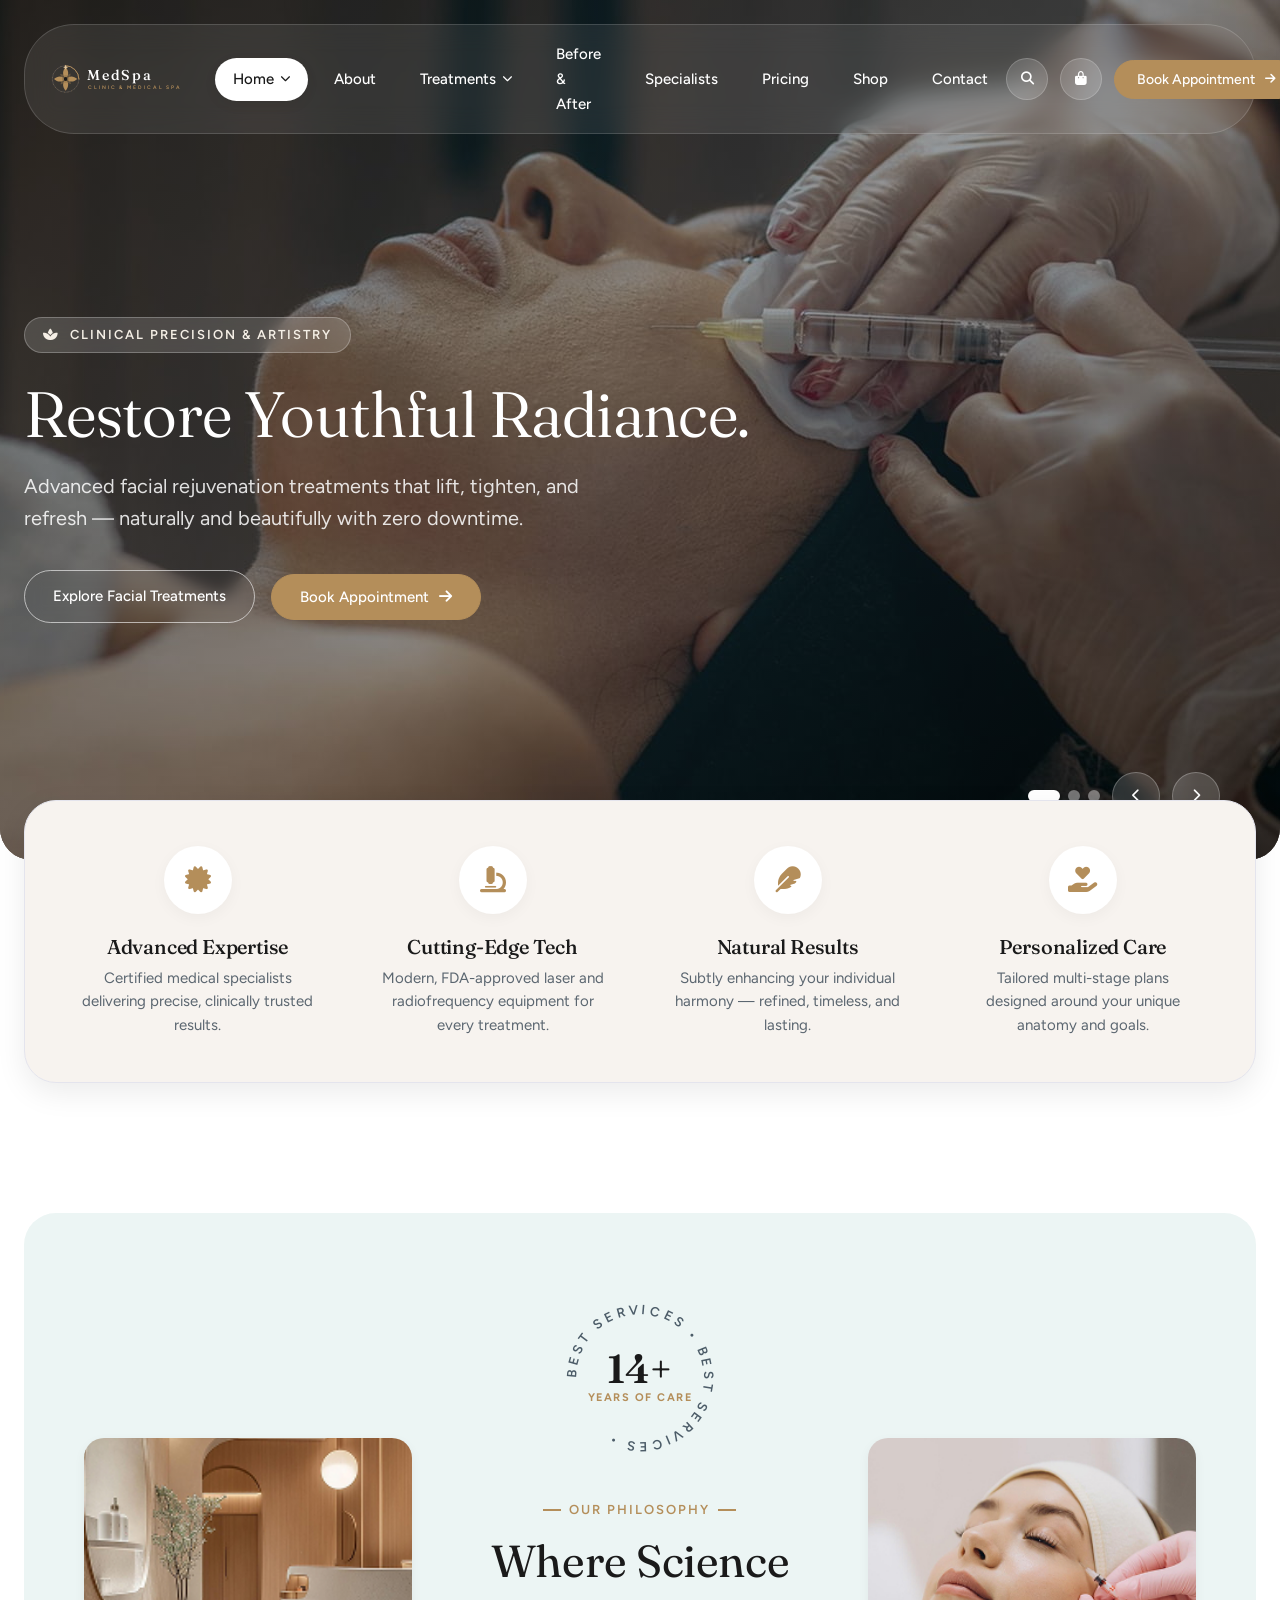
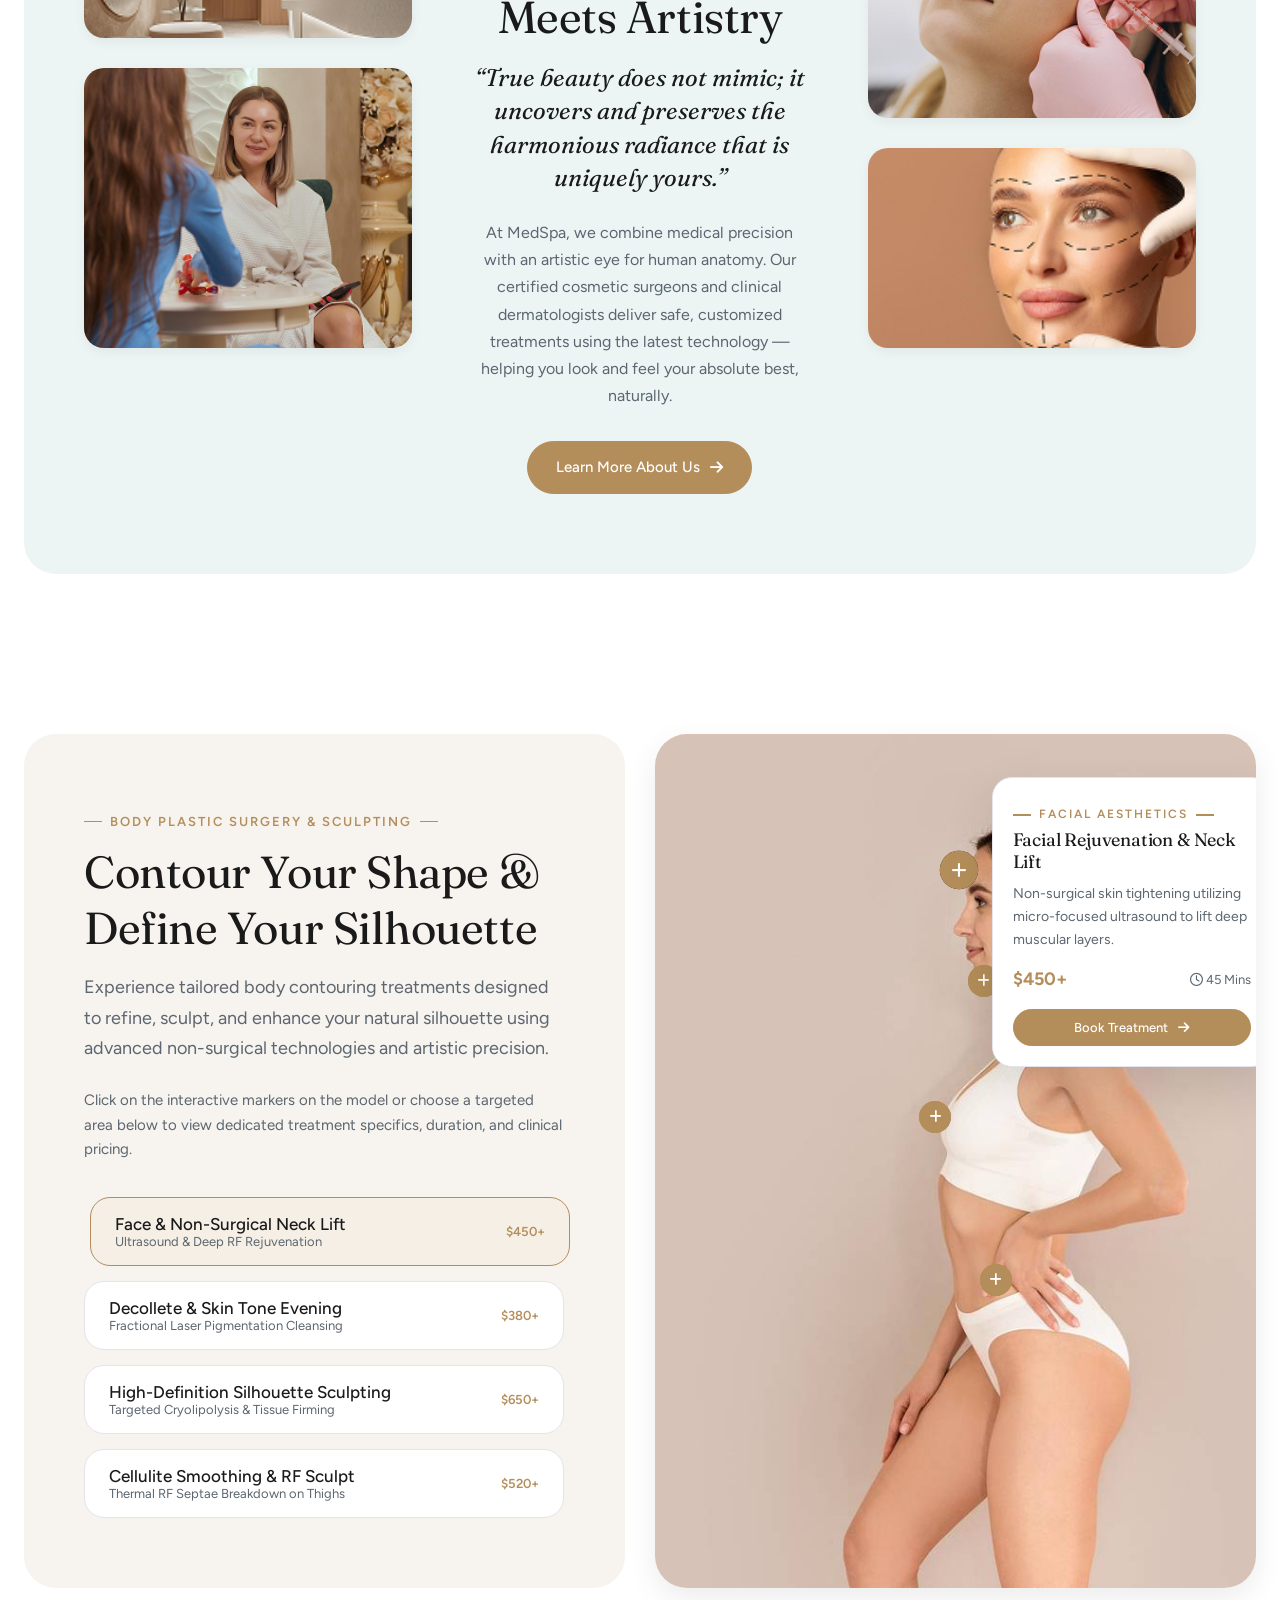
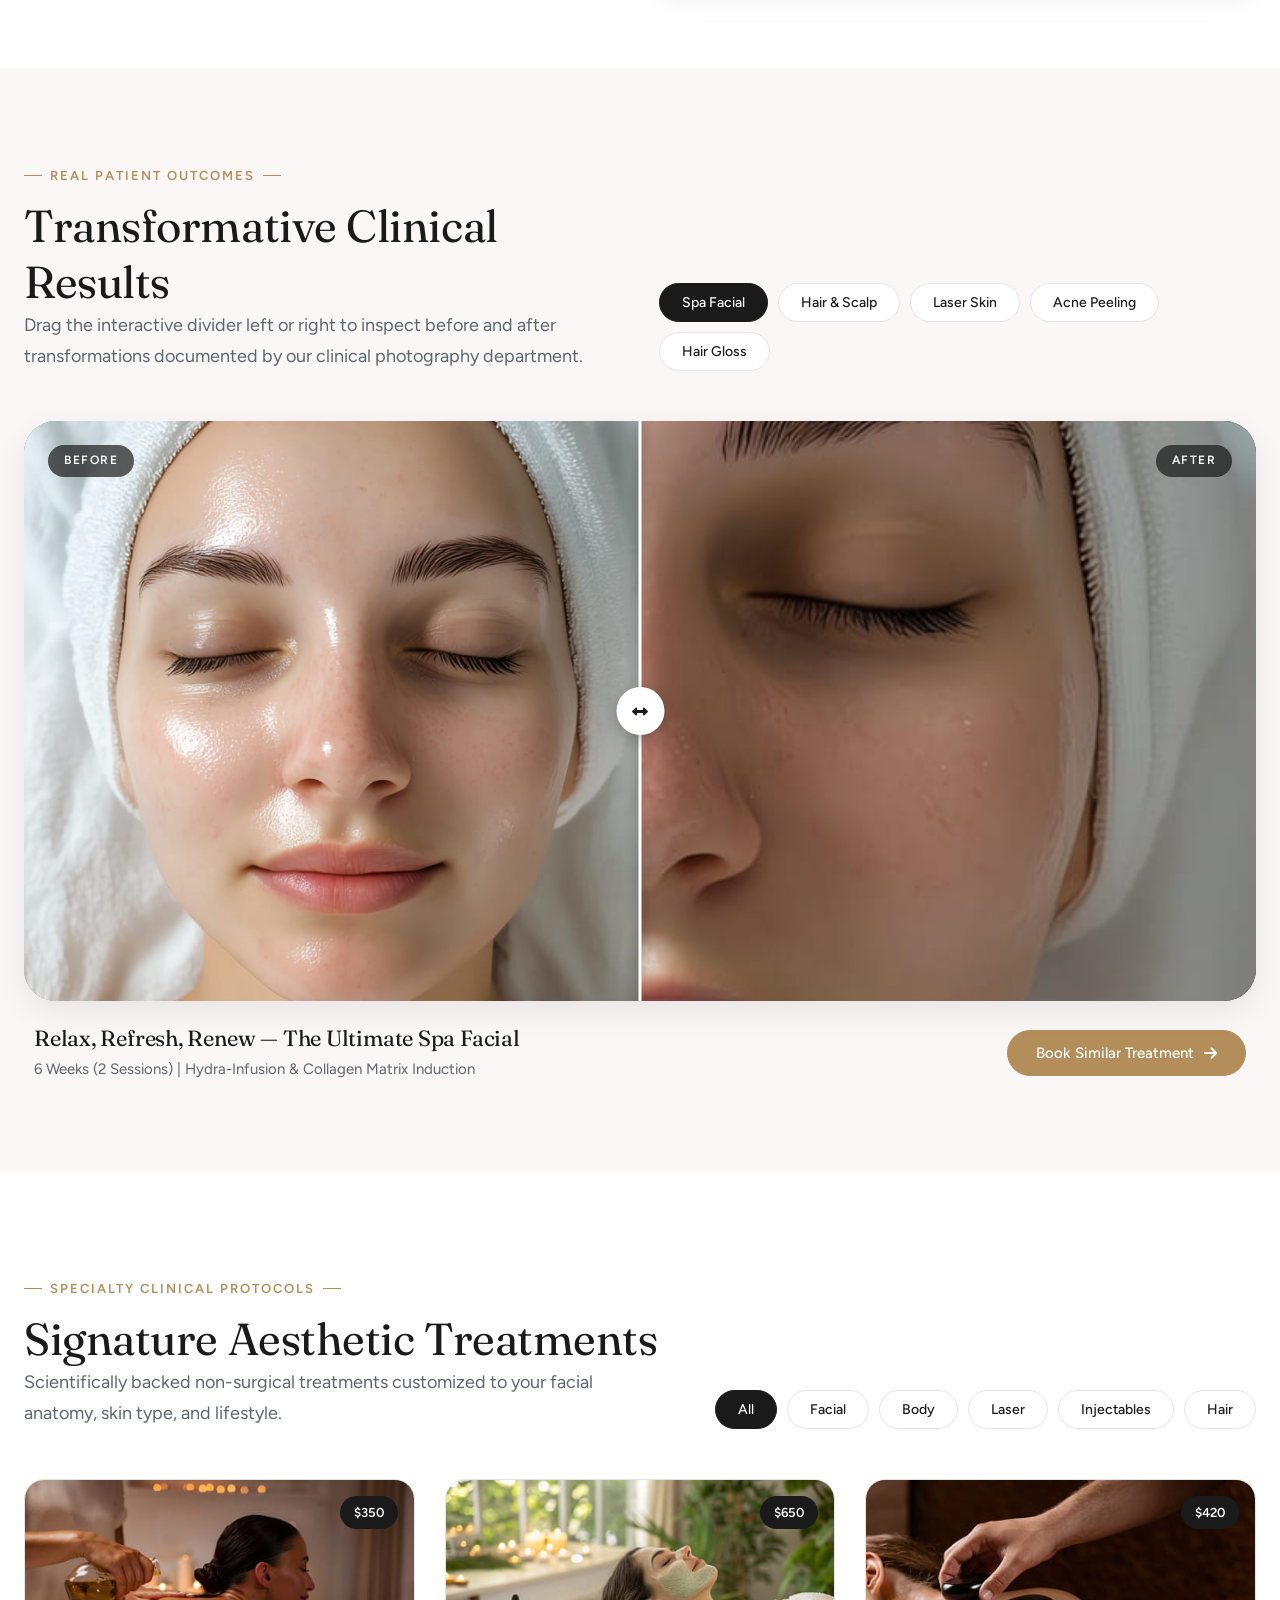
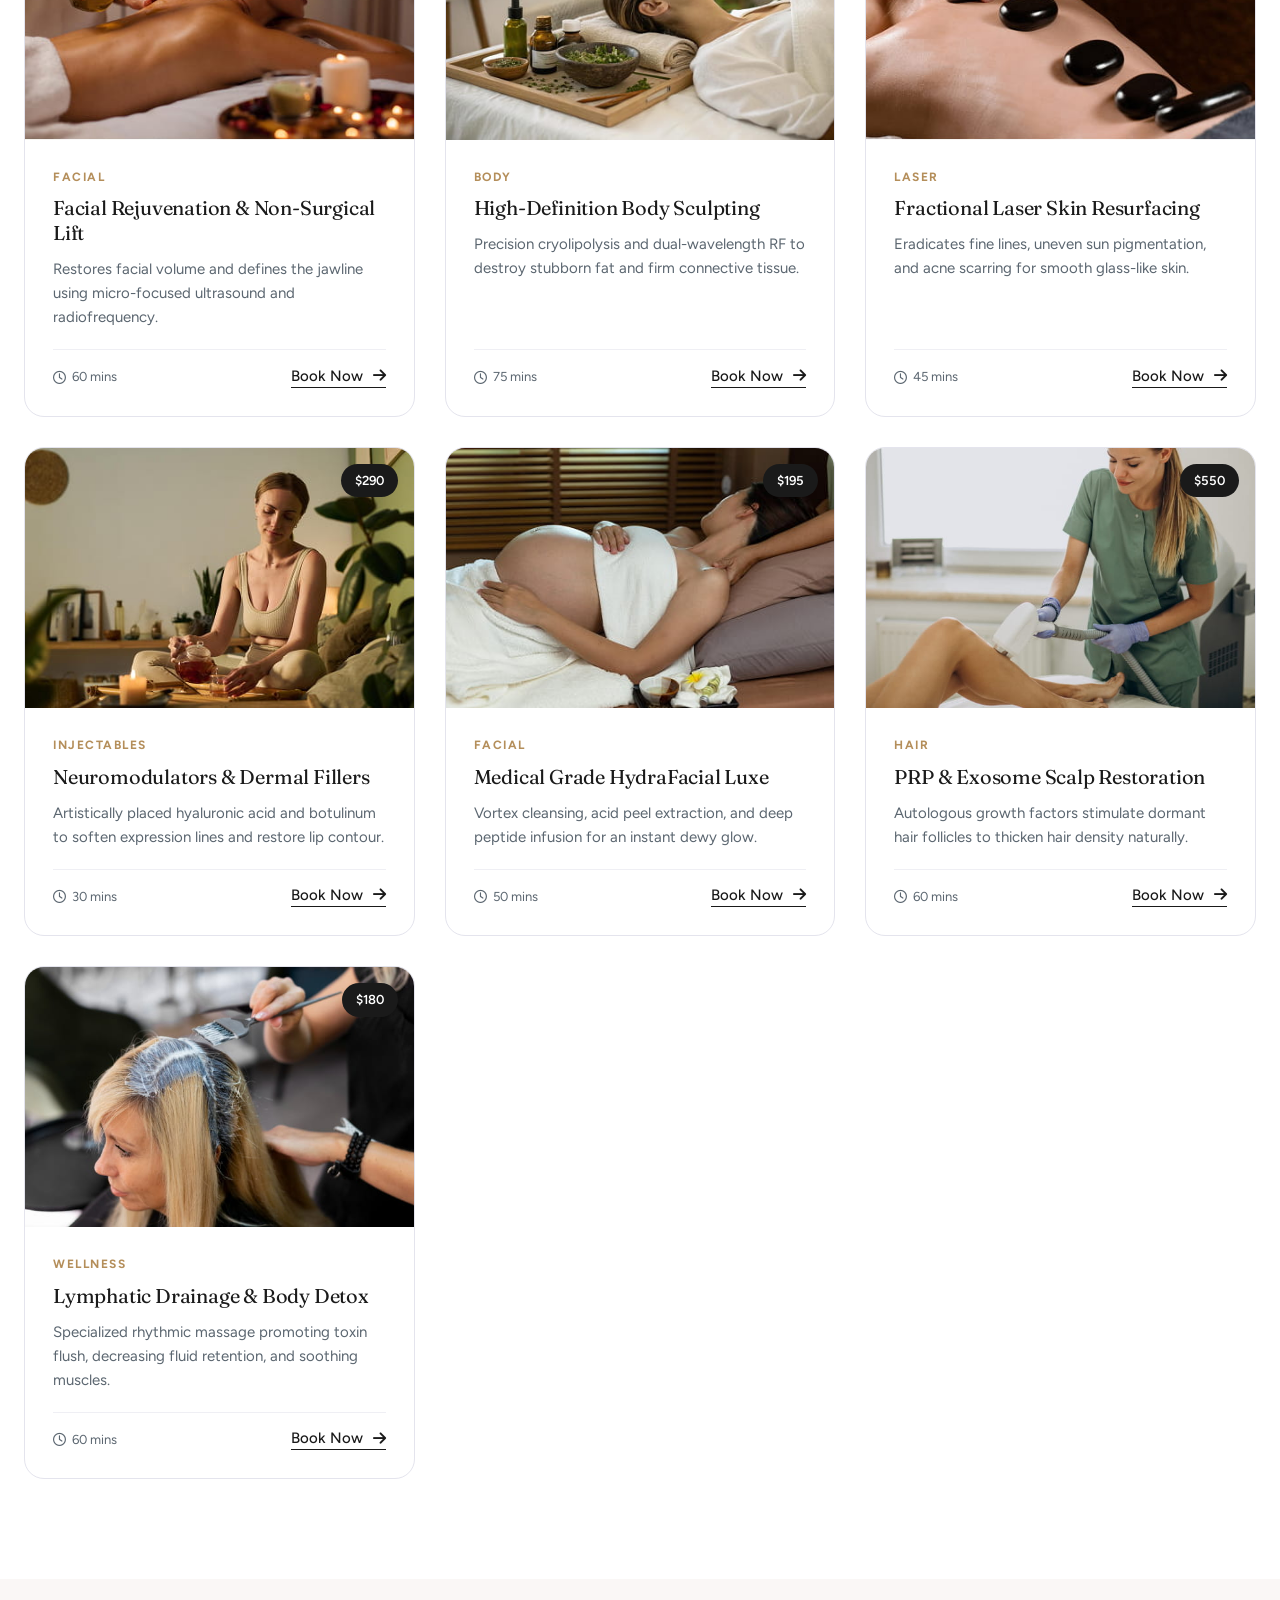
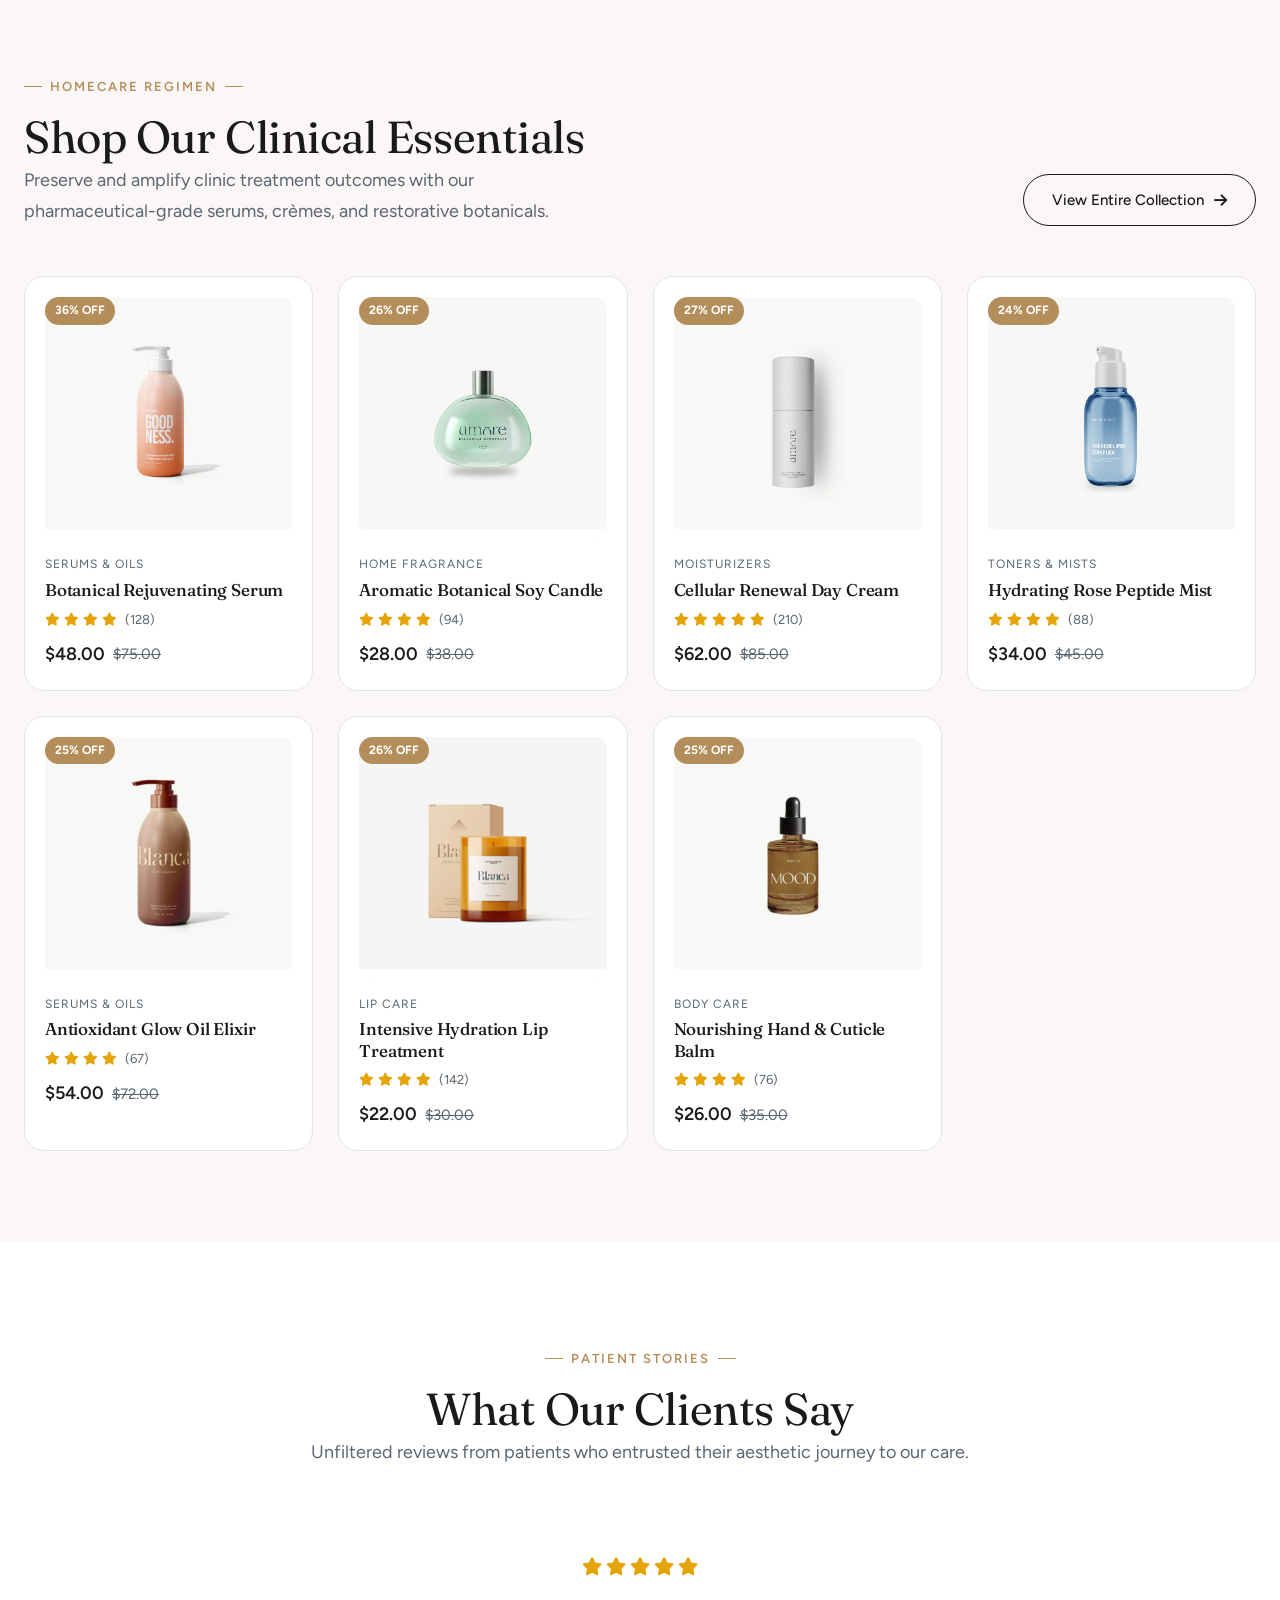
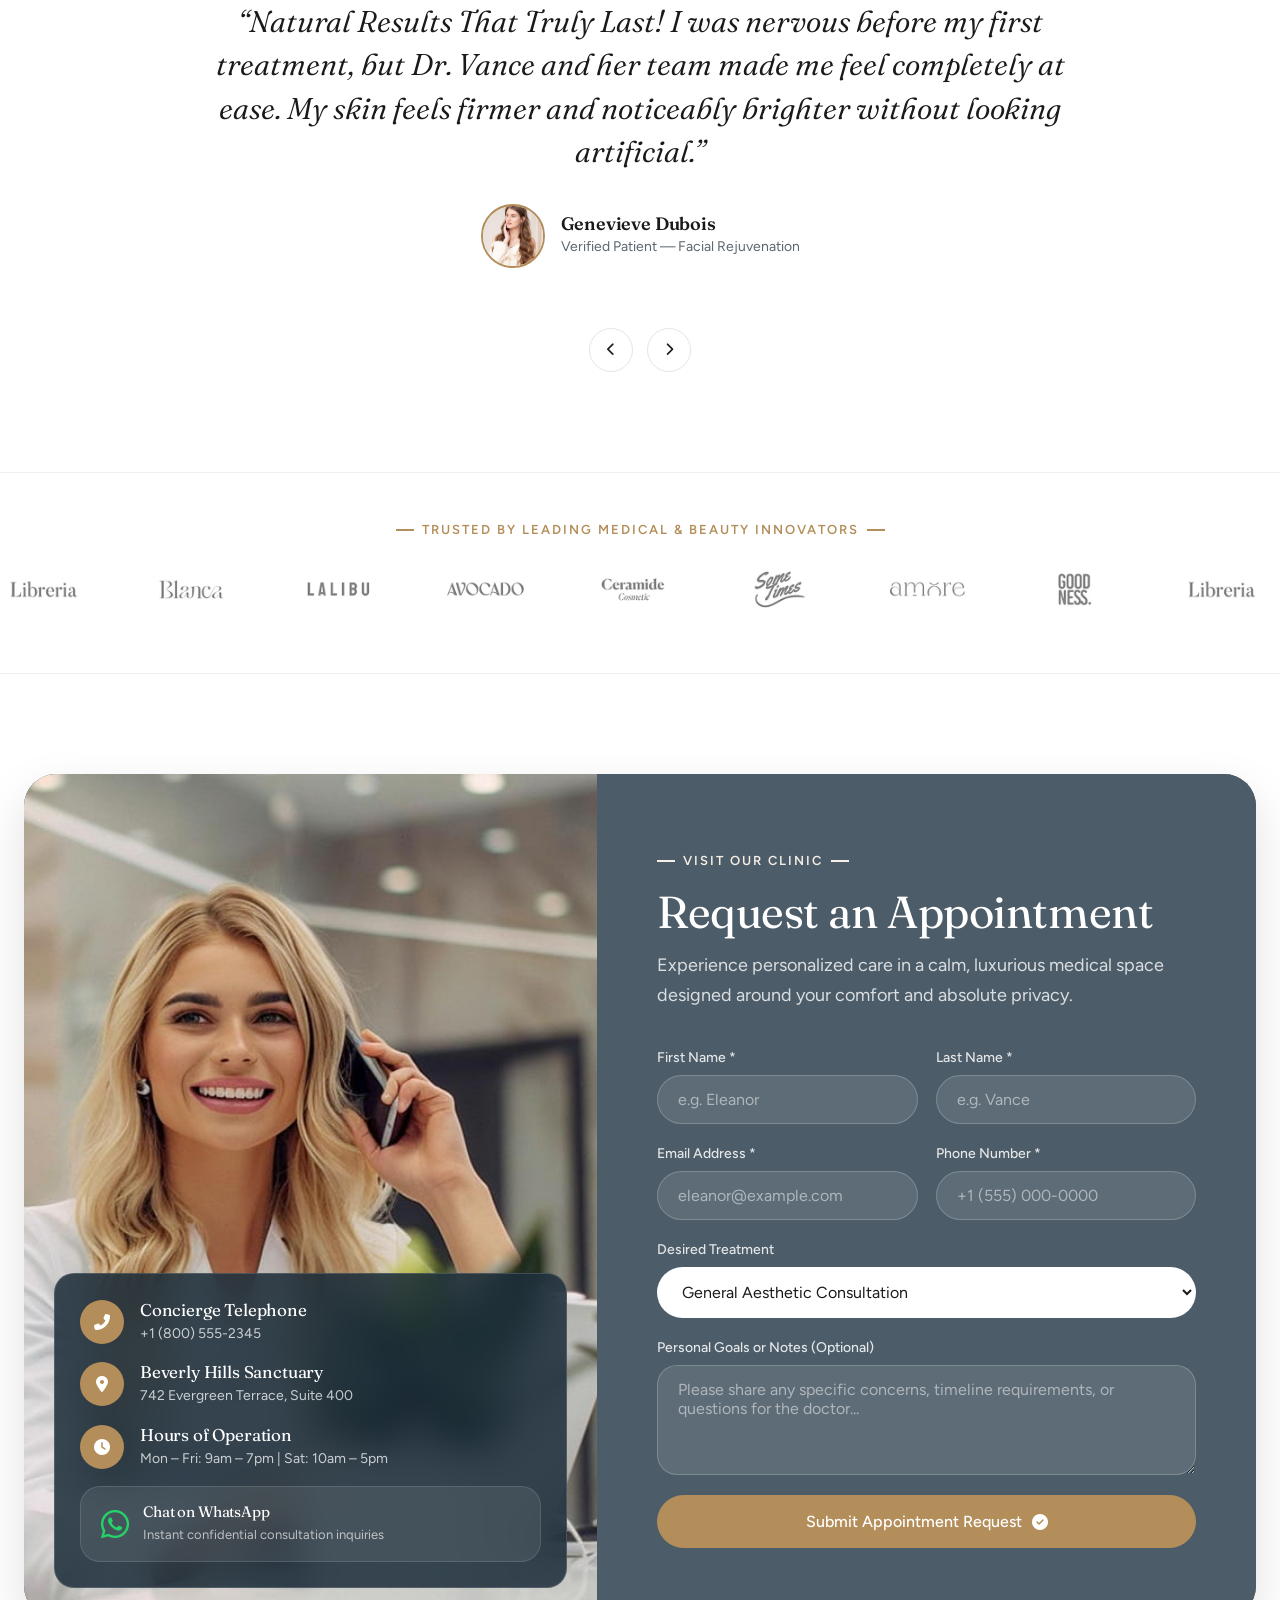
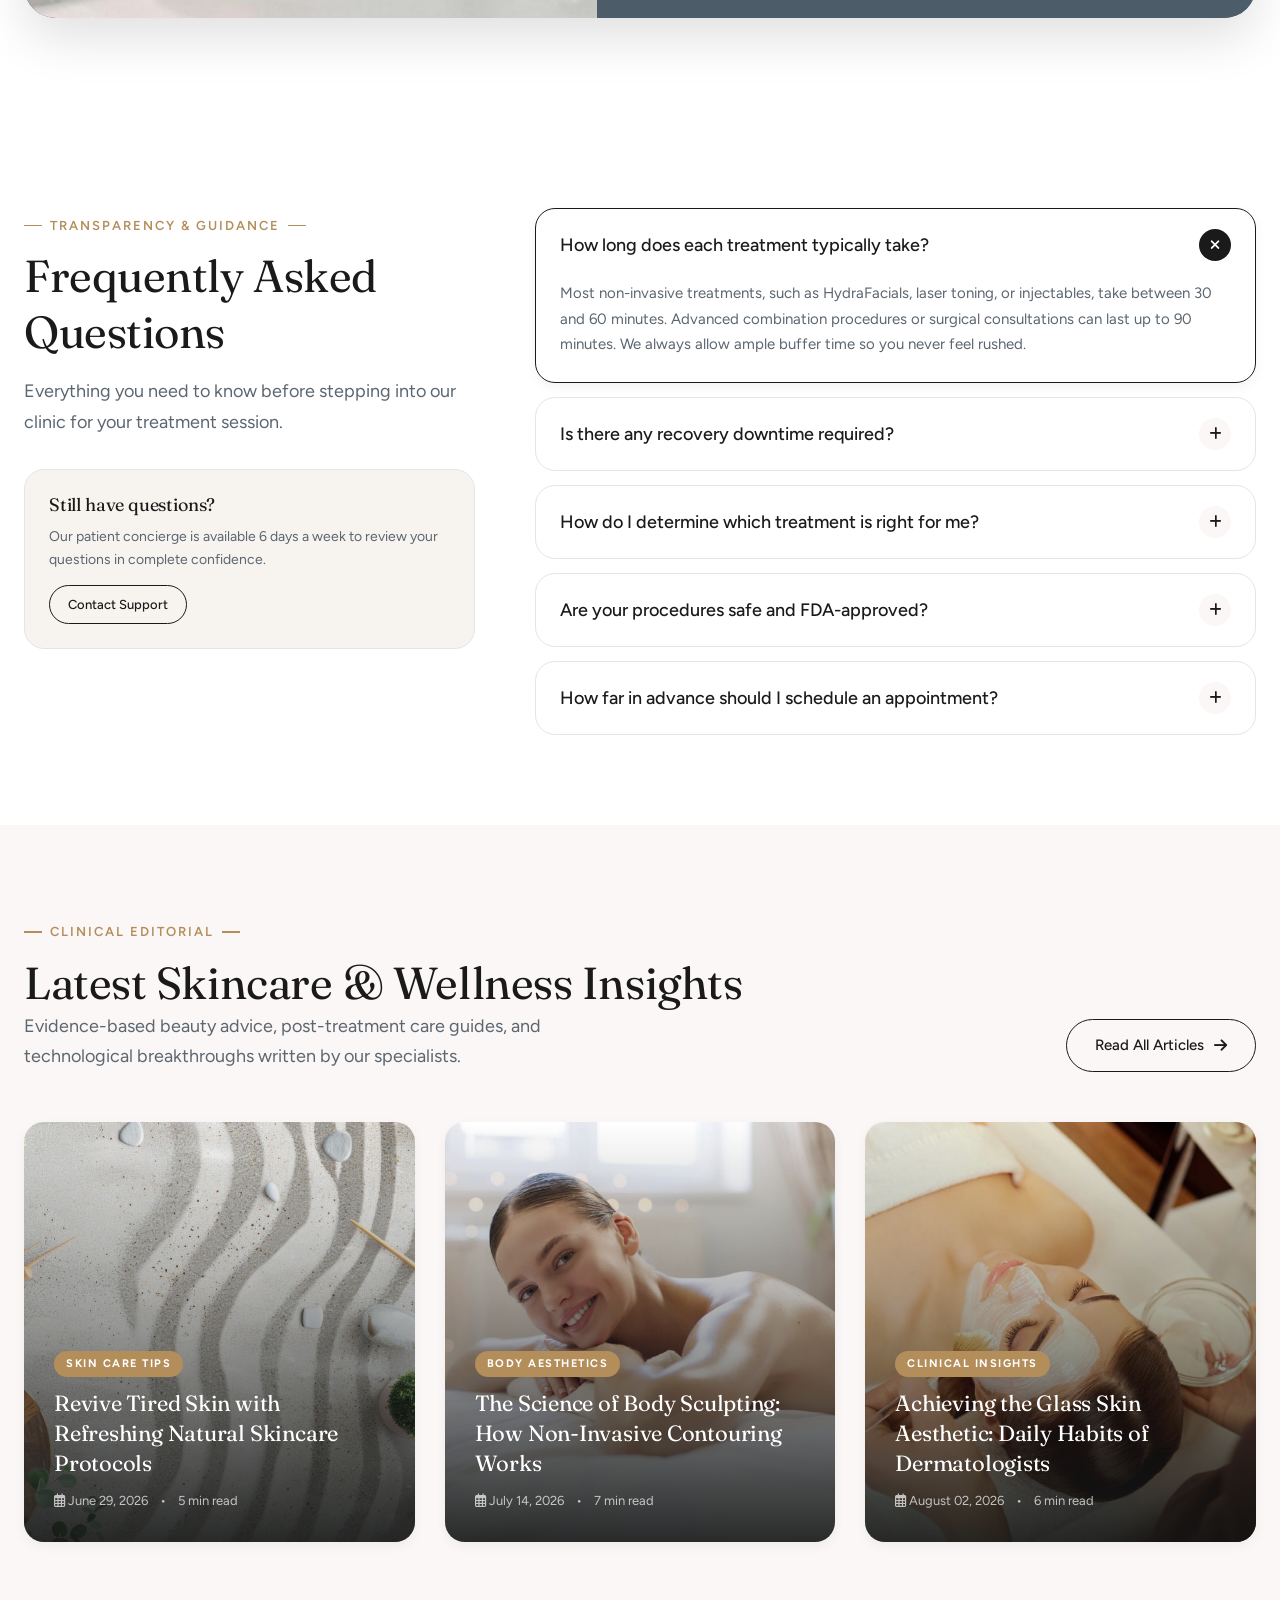
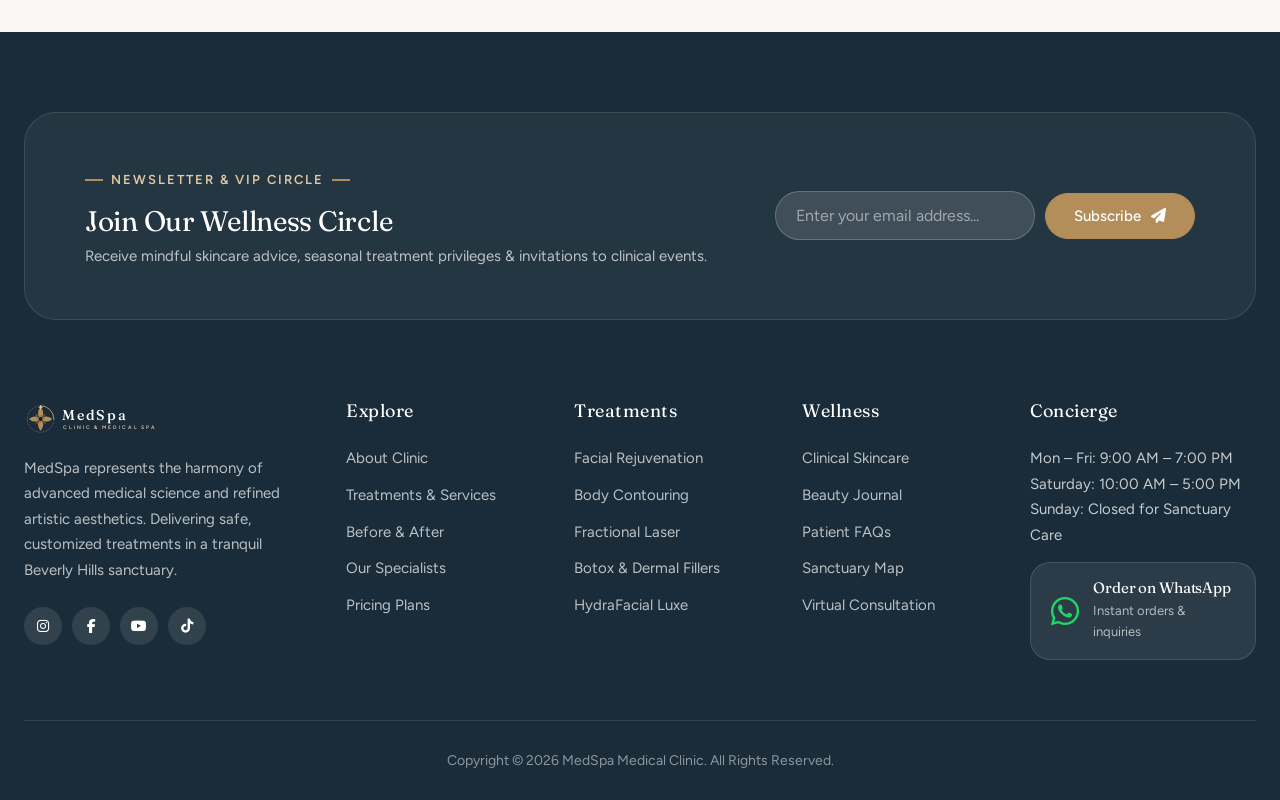
<file: index.html>
<!DOCTYPE html>
<html lang="en">
<head>
  <meta charset="UTF-8">
  <meta name="viewport" content="width=device-width, initial-scale=1.0">
  <title>MedSpa — Medical &amp; Cosmetic Clinic</title>
  <meta name="description" content="Aesthetic is a luxury medical aesthetic clinic specializing in facial rejuvenation, non-invasive body contouring, fractional laser therapies, and clinical skincare.">
  <link rel="icon" type="image/svg+xml" href="assets/images/favicon.svg">

  <!-- Font Awesome Icons -->
  <link rel="stylesheet" href="https://cdnjs.cloudflare.com/ajax/libs/font-awesome/6.5.1/css/all.min.css">

  <!-- Core Stylesheet -->
  <link rel="stylesheet" href="assets/css/style.css">
</head>
<body>

    <!-- ==========================================================================
       Header & Navigation Bar
       ========================================================================== -->
  <header class="ae-header">
    <div class="ae-container">
      <div class="ae-header-inner">
        <!-- Brand Logo -->
        <a href="index.html" class="ae-brand-logo">
          <svg class="ae-logo" style="height:38px" viewBox="0 0 280 64" role="img" aria-label="MedSpa — Clinic &amp; Medical Spa" focusable="false"><g class="ae-lg-mark" transform="translate(4 8)"><circle class="ae-lg-ring" cx="24" cy="24" r="22.4"/><circle class="ae-lg-dash" cx="24" cy="24" r="22.4"/><path class="ae-lg-arc" d="M24 1.6A22.4 22.4 0 0 1 46.4 24"/><g class="ae-lg-leaves"><g transform="rotate(45 24 24)"><path class="ae-lg-leaf" d="M24 24C20.8 20.6 20.6 15.4 23.3 11.6 26.9 14.6 27.6 19.9 24 24Z"/></g><g transform="rotate(135 24 24)"><path class="ae-lg-leaf" d="M24 24C20.8 20.6 20.6 15.4 23.3 11.6 26.9 14.6 27.6 19.9 24 24Z"/></g><g transform="rotate(225 24 24)"><path class="ae-lg-leaf" d="M24 24C20.8 20.6 20.6 15.4 23.3 11.6 26.9 14.6 27.6 19.9 24 24Z"/></g><g transform="rotate(315 24 24)"><path class="ae-lg-leaf" d="M24 24C20.8 20.6 20.6 15.4 23.3 11.6 26.9 14.6 27.6 19.9 24 24Z"/></g></g><g class="ae-lg-petals"><g transform="rotate(0 24 24)"><path class="ae-lg-petal" d="M24 24C18.3 18.4 18.3 10.2 24 4.4 29.7 10.2 29.7 18.4 24 24Z"/></g><g transform="rotate(90 24 24)"><path class="ae-lg-petal" d="M24 24C18.3 18.4 18.3 10.2 24 4.4 29.7 10.2 29.7 18.4 24 24Z"/></g><g transform="rotate(180 24 24)"><path class="ae-lg-petal" d="M24 24C18.3 18.4 18.3 10.2 24 4.4 29.7 10.2 29.7 18.4 24 24Z"/></g><g transform="rotate(270 24 24)"><path class="ae-lg-petal" d="M24 24C18.3 18.4 18.3 10.2 24 4.4 29.7 10.2 29.7 18.4 24 24Z"/></g></g><circle class="ae-lg-halo" cx="24" cy="24" r="6.2"/><circle class="ae-lg-core" cx="24" cy="24" r="3.2"/><g class="ae-lg-orbit"><path class="ae-lg-spark" d="M24 0.2 25.25 3.05 28.1 4.3 25.25 5.55 24 8.4 22.75 5.55 19.9 4.3 22.75 3.05Z"/></g></g><text class="ae-lg-name" x="64" y="34">MedSpa</text><text class="ae-lg-sub" x="66" y="48">CLINIC &amp; MEDICAL SPA</text></svg>
        </a>

        <!-- Desktop Navigation -->
        <nav class="ae-nav" aria-label="Main Navigation">
          <ul class="ae-nav-list">
            <li class="ae-nav-item active">
              <a href="index.html" class="ae-nav-link">Home <i class="fas fa-chevron-down" style="font-size: 0.65rem;"></i></a>
              <div class="ae-dropdown">
                <a href="index.html" class="ae-dropdown-link">Home Flagship</a>
                <a href="index.html#silhouette" class="ae-dropdown-link">Body Contouring</a>
                <a href="index.html#beforeAfter" class="ae-dropdown-link">Transformations</a>
                <a href="index.html#treatments" class="ae-dropdown-link">Treatments Grid</a>
              </div>
            </li>
            <li class="ae-nav-item">
              <a href="about-us.html" class="ae-nav-link">About</a>
            </li>
            <li class="ae-nav-item">
              <a href="treatments.html" class="ae-nav-link">Treatments <i class="fas fa-chevron-down" style="font-size: 0.65rem;"></i></a>
              <div class="ae-dropdown">
                <a href="treatments.html" class="ae-dropdown-link">All Procedures</a>
                <a href="treatments.html#facial" class="ae-dropdown-link">Facial Rejuvenation</a>
                <a href="treatments.html#body" class="ae-dropdown-link">Body Sculpting</a>
                <a href="treatments.html#laser" class="ae-dropdown-link">Laser Therapy</a>
                <a href="treatments.html#injectables" class="ae-dropdown-link">Neuromodulators &amp; Fillers</a>
              </div>
            </li>
            <li class="ae-nav-item">
              <a href="before-after.html" class="ae-nav-link">Before &amp; After</a>
            </li>
            <li class="ae-nav-item">
              <a href="doctors.html" class="ae-nav-link">Specialists</a>
            </li>
            <li class="ae-nav-item">
              <a href="pricing.html" class="ae-nav-link">Pricing</a>
            </li>
            <li class="ae-nav-item">
              <a href="shop.html" class="ae-nav-link">Shop</a>
            </li>
            <li class="ae-nav-item">
              <a href="contact.html" class="ae-nav-link">Contact</a>
            </li>
          </ul>
        </nav>

        <!-- Header Actions -->
        <div class="ae-header-actions">
          <button class="ae-action-btn ae-search-toggle-btn" title="Search Clinic">
            <i class="fas fa-search"></i>
          </button>
          <button class="ae-action-btn ae-cart-toggle-btn" title="Shopping Bag">
            <i class="fas fa-shopping-bag"></i>
            <span class="ae-badge-count" style="display: none;">0</span>
          </button>
          <button class="ae-btn ae-btn-primary ae-header-cta ae-open-booking-btn">
            Book Appointment <i class="fas fa-arrow-right" style="font-size: 0.75rem;"></i>
          </button>
          <button class="ae-menu-toggle" id="mobileMenuBtn" aria-label="Toggle Navigation">
            <i class="fas fa-bars"></i>
          </button>
        </div>
      </div>
    </div>
  </header>

  <!-- Mobile Offcanvas Drawer -->
  <div class="ae-drawer-backdrop" id="mobileDrawer">
    <div class="ae-drawer" style="max-width: 320px;">
      <div class="ae-drawer-header">
        <svg class="ae-logo" style="height:32px" viewBox="0 0 280 64" role="img" aria-label="MedSpa — Clinic &amp; Medical Spa" focusable="false"><g class="ae-lg-mark" transform="translate(4 8)"><circle class="ae-lg-ring" cx="24" cy="24" r="22.4"/><circle class="ae-lg-dash" cx="24" cy="24" r="22.4"/><path class="ae-lg-arc" d="M24 1.6A22.4 22.4 0 0 1 46.4 24"/><g class="ae-lg-leaves"><g transform="rotate(45 24 24)"><path class="ae-lg-leaf" d="M24 24C20.8 20.6 20.6 15.4 23.3 11.6 26.9 14.6 27.6 19.9 24 24Z"/></g><g transform="rotate(135 24 24)"><path class="ae-lg-leaf" d="M24 24C20.8 20.6 20.6 15.4 23.3 11.6 26.9 14.6 27.6 19.9 24 24Z"/></g><g transform="rotate(225 24 24)"><path class="ae-lg-leaf" d="M24 24C20.8 20.6 20.6 15.4 23.3 11.6 26.9 14.6 27.6 19.9 24 24Z"/></g><g transform="rotate(315 24 24)"><path class="ae-lg-leaf" d="M24 24C20.8 20.6 20.6 15.4 23.3 11.6 26.9 14.6 27.6 19.9 24 24Z"/></g></g><g class="ae-lg-petals"><g transform="rotate(0 24 24)"><path class="ae-lg-petal" d="M24 24C18.3 18.4 18.3 10.2 24 4.4 29.7 10.2 29.7 18.4 24 24Z"/></g><g transform="rotate(90 24 24)"><path class="ae-lg-petal" d="M24 24C18.3 18.4 18.3 10.2 24 4.4 29.7 10.2 29.7 18.4 24 24Z"/></g><g transform="rotate(180 24 24)"><path class="ae-lg-petal" d="M24 24C18.3 18.4 18.3 10.2 24 4.4 29.7 10.2 29.7 18.4 24 24Z"/></g><g transform="rotate(270 24 24)"><path class="ae-lg-petal" d="M24 24C18.3 18.4 18.3 10.2 24 4.4 29.7 10.2 29.7 18.4 24 24Z"/></g></g><circle class="ae-lg-halo" cx="24" cy="24" r="6.2"/><circle class="ae-lg-core" cx="24" cy="24" r="3.2"/><g class="ae-lg-orbit"><path class="ae-lg-spark" d="M24 0.2 25.25 3.05 28.1 4.3 25.25 5.55 24 8.4 22.75 5.55 19.9 4.3 22.75 3.05Z"/></g></g><text class="ae-lg-name" x="64" y="34">MedSpa</text><text class="ae-lg-sub" x="66" y="48">CLINIC &amp; MEDICAL SPA</text></svg>
        <button class="ae-modal-close-btn" id="mobileDrawerClose"><i class="fas fa-times"></i></button>
      </div>
      <div class="ae-drawer-body">
        <ul style="display: flex; flex-direction: column; gap: 16px; font-size: 1.0625rem; font-weight: 500;">
          <li><a href="index.html" style="color: var(--ae-primary);">Home</a></li>
          <li><a href="about-us.html">About Clinic</a></li>
          <li><a href="treatments.html">Treatments &amp; Procedures</a></li>
          <li><a href="before-after.html">Before &amp; After Gallery</a></li>
          <li><a href="doctors.html">Our Specialists</a></li>
          <li><a href="pricing.html">Pricing &amp; Packages</a></li>
          <li><a href="shop.html">Skincare Shop</a></li>
          <li><a href="blog.html">Beauty Journal</a></li>
          <li><a href="contact.html">Contact Us</a></li>
        </ul>
        <div style="margin-top: 36px; padding-top: 24px; border-top: 1px solid var(--ae-border);">
          <div style="font-size: 0.8125rem; color: var(--ae-text-muted); margin-bottom: 6px;">Concierge Line:</div>
          <a href="tel:+18005552345" style="font-size: 1.125rem; font-weight: 600; color: var(--ae-secondary);">+1 (800) 555-2345</a>
          <button class="ae-btn ae-btn-primary ae-open-booking-btn" style="width: 100%; margin-top: 20px;">
            Book Consultation
          </button>
        </div>
      </div>
    </div>
  </div>

  <!-- ==========================================================================
       Hero Slider Section
       ========================================================================== -->
  <section class="ae-hero-section">
    <div class="ae-hero-slider">
      <!-- Slide 1 -->
      <div class="ae-hero-slide is-active" style="background-image: url('assets/images/hero-slide-1.jpg');">
        <div class="ae-hero-overlay"></div>
        <div class="ae-container">
          <div class="ae-hero-content">
            <span class="ae-hero-badge"><i class="fas fa-spa"></i> CLINICAL PRECISION &amp; ARTISTRY</span>
            <h1 class="ae-heading-xl ae-hero-title">Restore Youthful Radiance.</h1>
            <p class="ae-hero-desc">Advanced facial rejuvenation treatments that lift, tighten, and refresh — naturally and beautifully with zero downtime.</p>
            <div class="ae-hero-actions">
              <a href="#treatments" class="ae-btn ae-btn-outline-white">Explore Facial Treatments</a>
              <button class="ae-btn ae-btn-primary ae-open-booking-btn">Book Appointment <i class="fas fa-arrow-right"></i></button>
            </div>
          </div>
        </div>
      </div>

      <!-- Slide 2 -->
      <div class="ae-hero-slide" style="background-image: url('assets/images/hero-slide-2.jpg');">
        <div class="ae-hero-overlay"></div>
        <div class="ae-container">
          <div class="ae-hero-content">
            <span class="ae-hero-badge"><i class="fas fa-gem"></i> SCULPT &amp; DEFINE</span>
            <h2 class="ae-heading-xl ae-hero-title">Contour Your Shape &amp; Silhouette.</h2>
            <p class="ae-hero-desc">State-of-the-art non-invasive body contouring engineered to refine curves, firm dermal tissue, and restore confidence.</p>
            <div class="ae-hero-actions">
              <a href="#silhouette" class="ae-btn ae-btn-outline-white">Explore Body Contouring</a>
              <button class="ae-btn ae-btn-primary ae-open-booking-btn">Book Appointment <i class="fas fa-arrow-right"></i></button>
            </div>
          </div>
        </div>
      </div>

      <!-- Slide 3 -->
      <div class="ae-hero-slide" style="background-image: url('assets/images/hero-slide-3.jpg');">
        <div class="ae-hero-overlay"></div>
        <div class="ae-container">
          <div class="ae-hero-content">
            <span class="ae-hero-badge"><i class="fas fa-award"></i> MEDICALLY VERIFIED OUTCOMES</span>
            <h2 class="ae-heading-xl ae-hero-title">Where Science Meets Artistry.</h2>
            <p class="ae-hero-desc">Customized aesthetic procedures delivered by board-certified physicians with zero compromise on comfort or natural harmony.</p>
            <div class="ae-hero-actions">
              <a href="#beforeAfter" class="ae-btn ae-btn-outline-white">View Transformations</a>
              <button class="ae-btn ae-btn-primary ae-open-booking-btn">Meet Our Doctors <i class="fas fa-arrow-right"></i></button>
            </div>
          </div>
        </div>
      </div>
    </div>

    <!-- Hero Controls -->
    <div class="ae-hero-controls">
      <div class="ae-hero-bullet-group">
        <span class="ae-hero-bullet is-active" data-index="0"></span>
        <span class="ae-hero-bullet" data-index="1"></span>
        <span class="ae-hero-bullet" data-index="2"></span>
      </div>
      <button class="ae-slider-btn" id="heroPrev" aria-label="Previous Slide"><i class="fas fa-chevron-left"></i></button>
      <button class="ae-slider-btn" id="heroNext" aria-label="Next Slide"><i class="fas fa-chevron-right"></i></button>
    </div>
  </section>

  <!-- ==========================================================================
       4 Core Pillars Bar
       ========================================================================== -->
  <section class="ae-pillars-section">
    <div class="ae-container">
      <div class="ae-pillars-card">
        <div class="ae-pillars-grid">
          <div class="ae-pillar-item">
            <div class="ae-pillar-icon"><i class="fas fa-certificate"></i></div>
            <h3 class="ae-pillar-title">Advanced Expertise</h3>
            <p class="ae-pillar-desc">Certified medical specialists delivering precise, clinically trusted results.</p>
          </div>
          <div class="ae-pillar-item">
            <div class="ae-pillar-icon"><i class="fas fa-microscope"></i></div>
            <h3 class="ae-pillar-title">Cutting-Edge Tech</h3>
            <p class="ae-pillar-desc">Modern, FDA-approved laser and radiofrequency equipment for every treatment.</p>
          </div>
          <div class="ae-pillar-item">
            <div class="ae-pillar-icon"><i class="fas fa-feather"></i></div>
            <h3 class="ae-pillar-title">Natural Results</h3>
            <p class="ae-pillar-desc">Subtly enhancing your individual harmony — refined, timeless, and lasting.</p>
          </div>
          <div class="ae-pillar-item">
            <div class="ae-pillar-icon"><i class="fas fa-hand-holding-heart"></i></div>
            <h3 class="ae-pillar-title">Personalized Care</h3>
            <p class="ae-pillar-desc">Tailored multi-stage plans designed around your unique anatomy and goals.</p>
          </div>
        </div>
      </div>
    </div>
  </section>

  <!-- ==========================================================================
       Philosophy & Brand Story
       ========================================================================== -->
  <section class="ae-philosophy-section" id="philosophy">
    <div class="ae-container">
      <div class="ae-philosophy-card">
        <div class="ae-philosophy-layout">
          <!-- Left Photo Stagger -->
          <div class="ae-photo-col-left">
            <img src="assets/images/philosophy-1.jpg" alt="Clinical Precision" class="ae-philo-img ae-philo-img-sm">
            <img src="assets/images/philosophy-2.jpg" alt="MedSpa Rejuvenation" class="ae-philo-img ae-philo-img-lg">
          </div>

          <!-- Center Brand Content & Animated Stamp -->
          <div class="ae-philosophy-center">
            <!-- Animated Rotating Circular Stamp -->
            <div class="ae-stamp-badge">
              <svg class="ae-stamp-circle-svg" viewBox="0 0 160 160">
                <path id="stampTextPath" d="M 80, 80 m -60, 0 a 60,60 0 1,1 120,0 a 60,60 0 1,1 -120,0" fill="none"/>
                <text font-size="12.5" font-family="'Figtree', sans-serif" font-weight="600" letter-spacing="3.5" fill="#4C5C68">
                  <textPath href="#stampTextPath" startOffset="0%">
                    BEST SERVICES • BEST SERVICES •
                  </textPath>
                </text>
              </svg>
              <div class="ae-stamp-inner">
                <div class="ae-stamp-number">14+</div>
                <div class="ae-stamp-label">Years of Care</div>
              </div>
            </div>

            <span class="ae-sub-title">OUR PHILOSOPHY</span>
            <h2 class="ae-heading-lg" style="margin-bottom: 1rem;">Where Science Meets Artistry</h2>
            <p class="ae-philosophy-quote">“True beauty does not mimic; it uncovers and preserves the harmonious radiance that is uniquely yours.”</p>
            <p class="ae-philosophy-text">At MedSpa, we combine medical precision with an artistic eye for human anatomy. Our certified cosmetic surgeons and clinical dermatologists deliver safe, customized treatments using the latest technology — helping you look and feel your absolute best, naturally.</p>
            <a href="about-us.html" class="ae-btn ae-btn-primary">Learn More About Us <i class="fas fa-arrow-right"></i></a>
          </div>

          <!-- Right Photo Stagger -->
          <div class="ae-photo-col-right">
            <img src="assets/images/philosophy-3.jpg" alt="Medical Technology" class="ae-philo-img ae-philo-img-lg">
            <img src="assets/images/philosophy-4.jpg" alt="Luxury Clinic Interior" class="ae-philo-img ae-philo-img-sm">
          </div>
        </div>
      </div>
    </div>
  </section>

  <!-- ==========================================================================
       Interactive Body Silhouette Contouring Section
       ========================================================================== -->
  <section class="ae-silhouette-section" id="silhouette">
    <div class="ae-container">
      <div class="ae-silhouette-container">
        <!-- Info Card & Hotspot Switcher Buttons -->
        <div class="ae-silhouette-info-card">
          <div class="ae-silhouette-card-content">
            <span class="ae-sub-title">BODY PLASTIC SURGERY &amp; SCULPTING</span>
            <h2 class="ae-heading-lg" style="margin-bottom: 1rem;">Contour Your Shape &amp; Define Your Silhouette</h2>
            <p class="ae-text-lead" style="margin-bottom: 1.5rem;">Experience tailored body contouring treatments designed to refine, sculpt, and enhance your natural silhouette using advanced non-surgical technologies and artistic precision.</p>
            <p style="color: var(--ae-text-muted); font-size: 0.9375rem; margin-bottom: 2rem;">Click on the interactive markers on the model or choose a targeted area below to view dedicated treatment specifics, duration, and clinical pricing.</p>

            <div class="ae-hotspots-interactive-panel">
              <button class="ae-hotspot-pill-btn is-active" data-id="hotspot-face">
                <div>
                  <div class="ae-hotspot-btn-title">Face &amp; Non-Surgical Neck Lift</div>
                  <div style="font-size: 0.8125rem; color: var(--ae-text-muted);">Ultrasound &amp; Deep RF Rejuvenation</div>
                </div>
                <span class="ae-hotspot-btn-meta">$450+</span>
              </button>
              <button class="ae-hotspot-pill-btn" data-id="hotspot-decollete">
                <div>
                  <div class="ae-hotspot-btn-title">Decollete &amp; Skin Tone Evening</div>
                  <div style="font-size: 0.8125rem; color: var(--ae-text-muted);">Fractional Laser Pigmentation Cleansing</div>
                </div>
                <span class="ae-hotspot-btn-meta">$380+</span>
              </button>
              <button class="ae-hotspot-pill-btn" data-id="hotspot-waist">
                <div>
                  <div class="ae-hotspot-btn-title">High-Definition Silhouette Sculpting</div>
                  <div style="font-size: 0.8125rem; color: var(--ae-text-muted);">Targeted Cryolipolysis &amp; Tissue Firming</div>
                </div>
                <span class="ae-hotspot-btn-meta">$650+</span>
              </button>
              <button class="ae-hotspot-pill-btn" data-id="hotspot-contour">
                <div>
                  <div class="ae-hotspot-btn-title">Cellulite Smoothing &amp; RF Sculpt</div>
                  <div style="font-size: 0.8125rem; color: var(--ae-text-muted);">Thermal RF Septae Breakdown on Thighs</div>
                </div>
                <span class="ae-hotspot-btn-meta">$520+</span>
              </button>
            </div>
          </div>
        </div>

        <!-- Visual Canvas with Pulse Markers -->
        <div class="ae-silhouette-visual">
          <img src="assets/images/body-silhouette.jpg" alt="Body Contouring Silhouette">

          <!-- Hotspot Pins -->
          <div class="ae-hotspot-pin is-active" data-id="hotspot-face" style="top: 14%; left: 48%;" title="Facial Rejuvenation">
            <i class="fas fa-plus"></i>
          </div>
          <div class="ae-hotspot-pin" data-id="hotspot-decollete" style="top: 27%; left: 52%;" title="Decollete Treatment">
            <i class="fas fa-plus"></i>
          </div>
          <div class="ae-hotspot-pin" data-id="hotspot-waist" style="top: 43%; left: 44%;" title="Waist Contouring">
            <i class="fas fa-plus"></i>
          </div>
          <div class="ae-hotspot-pin" data-id="hotspot-contour" style="top: 62%; left: 54%;" title="Thigh Sculpting">
            <i class="fas fa-plus"></i>
          </div>

          <!-- Dynamic Floating Card -->
          <div class="ae-hotspot-card-float is-visible" id="hotspotCardFloat">
            <!-- Dynamically populated by JS -->
          </div>
        </div>
      </div>
    </div>
  </section>

  <!-- ==========================================================================
       Draggable Before & After Comparison Showcase
       ========================================================================== -->
  <section class="ae-before-after-section" id="beforeAfter">
    <div class="ae-container">
      <div class="ae-section-header">
        <div>
          <span class="ae-sub-title">REAL PATIENT OUTCOMES</span>
          <h2 class="ae-heading-lg">Transformative Clinical Results</h2>
          <p class="ae-text-lead" style="max-width: 580px;">Drag the interactive divider left or right to inspect before and after transformations documented by our clinical photography department.</p>
        </div>
        <div class="ae-ba-tabs">
          <button class="ae-ba-tab-btn is-active" data-index="0">Spa Facial</button>
          <button class="ae-ba-tab-btn" data-index="1">Hair &amp; Scalp</button>
          <button class="ae-ba-tab-btn" data-index="2">Laser Skin</button>
          <button class="ae-ba-tab-btn" data-index="3">Acne Peeling</button>
          <button class="ae-ba-tab-btn" data-index="4">Hair Gloss</button>
        </div>
      </div>

      <!-- Comparison Slider Box -->
      <div class="ae-comparison-slider-wrapper" id="aeComparisonSlider">
        <!-- After Image (Background) -->
        <img src="assets/images/comparison-1-after.jpg" alt="After Treatment" class="ae-comparison-image" id="comparisonAfterImg">
        <span class="ae-comparison-badge after">After</span>

        <!-- Before Image (Clipped Container) -->
        <div class="ae-comparison-before-container" id="aeComparisonBeforeContainer">
          <img src="assets/images/comparison-1-before.jpg" alt="Before Treatment" class="ae-comparison-image" id="comparisonBeforeImg">
          <span class="ae-comparison-badge before">Before</span>
        </div>

        <!-- Draggable Handle Divider -->
        <div class="ae-comparison-handle" id="aeComparisonHandle">
          <div class="ae-handle-circle">
            <i class="fas fa-arrows-alt-h"></i>
          </div>
        </div>
      </div>

      <!-- Case Details Summary -->
      <div class="ae-comparison-info">
        <div>
          <h3 class="ae-comparison-title" id="baCaseTitle">Relax, Refresh, Renew — The Ultimate Spa Facial</h3>
          <div class="ae-comparison-meta" id="baCaseMeta">6 Weeks (2 Sessions) | Hydra-Infusion &amp; Collagen Matrix Induction</div>
        </div>
        <div>
          <button class="ae-btn ae-btn-primary ae-open-booking-btn">
            Book Similar Treatment <i class="fas fa-arrow-right"></i>
          </button>
        </div>
      </div>
    </div>
  </section>

  <!-- ==========================================================================
       Treatments & Services Showcase
       ========================================================================== -->
  <section class="ae-treatments-section" id="treatments">
    <div class="ae-container">
      <div class="ae-section-header">
        <div>
          <span class="ae-sub-title">SPECIALTY CLINICAL PROTOCOLS</span>
          <h2 class="ae-heading-lg">Signature Aesthetic Treatments</h2>
          <p class="ae-text-lead" style="max-width: 580px;">Scientifically backed non-surgical treatments customized to your facial anatomy, skin type, and lifestyle.</p>
        </div>
        <div class="ae-ba-tabs">
          <button class="ae-ba-tab-btn ae-treatment-filter-btn is-active" data-category="All">All</button>
          <button class="ae-ba-tab-btn ae-treatment-filter-btn" data-category="Facial">Facial</button>
          <button class="ae-ba-tab-btn ae-treatment-filter-btn" data-category="Body">Body</button>
          <button class="ae-ba-tab-btn ae-treatment-filter-btn" data-category="Laser">Laser</button>
          <button class="ae-ba-tab-btn ae-treatment-filter-btn" data-category="Injectables">Injectables</button>
          <button class="ae-ba-tab-btn ae-treatment-filter-btn" data-category="Hair">Hair</button>
        </div>
      </div>

      <!-- Cards Grid -->
      <div class="ae-treatment-cards-grid" id="treatmentsContainer">
        <!-- Rendered by JS -->
      </div>
    </div>
  </section>

  <!-- ==========================================================================
       Clinical Skincare Essentials (Shop)
       ========================================================================== -->
  <section class="ae-products-section" id="shop">
    <div class="ae-container">
      <div class="ae-section-header">
        <div>
          <span class="ae-sub-title">HOMECARE REGIMEN</span>
          <h2 class="ae-heading-lg">Shop Our Clinical Essentials</h2>
          <p class="ae-text-lead" style="max-width: 580px;">Preserve and amplify clinic treatment outcomes with our pharmaceutical-grade serums, crèmes, and restorative botanicals.</p>
        </div>
        <div>
          <a href="shop.html" class="ae-btn ae-btn-outline-dark">View Entire Collection <i class="fas fa-arrow-right"></i></a>
        </div>
      </div>

      <!-- Products Grid -->
      <div class="ae-product-grid" id="productsContainer">
        <!-- Rendered by JS -->
      </div>
    </div>
  </section>

  <!-- ==========================================================================
       Testimonials Section
       ========================================================================== -->
  <section class="ae-testimonials-section" id="reviews">
    <div class="ae-container">
      <div class="ae-section-header-centered">
        <span class="ae-sub-title">PATIENT STORIES</span>
        <h2 class="ae-heading-lg">What Our Clients Say</h2>
        <p class="ae-text-lead">Unfiltered reviews from patients who entrusted their aesthetic journey to our care.</p>
      </div>

      <div class="ae-testimonials-slider-wrap">
        <div class="ae-testimonial-card">
          <div class="ae-testimonial-stars">
            <i class="fas fa-star"></i>
            <i class="fas fa-star"></i>
            <i class="fas fa-star"></i>
            <i class="fas fa-star"></i>
            <i class="fas fa-star"></i>
          </div>
          <p class="ae-testimonial-quote" id="testimonialText">“Natural Results That Truly Last! I was nervous before my first treatment, but Dr. Vance and her team made me feel completely at ease. My skin feels firmer and noticeably brighter without looking artificial.”</p>
          <div class="ae-testimonial-author">
            <img src="assets/images/testimonial-1.jpg" alt="Patient Avatar" class="ae-testimonial-avatar" id="testimonialAvatar">
            <div style="text-align: left;">
              <h4 class="ae-testimonial-name" id="testimonialName">Genevieve Dubois</h4>
              <div class="ae-testimonial-role" id="testimonialRole">Verified Patient — Facial Rejuvenation</div>
            </div>
          </div>
        </div>

        <!-- Slider Navigation -->
        <div style="display: flex; justify-content: center; gap: 14px; margin-top: 20px;">
          <button class="ae-btn-icon" id="testimonialPrev" aria-label="Previous Review" style="border: 1px solid var(--ae-border);"><i class="fas fa-chevron-left"></i></button>
          <button class="ae-btn-icon" id="testimonialNext" aria-label="Next Review" style="border: 1px solid var(--ae-border);"><i class="fas fa-chevron-right"></i></button>
        </div>
      </div>
    </div>
  </section>

  <!-- ==========================================================================
       Trusted Brand Partners Marquee
       ========================================================================== -->
  <section class="ae-brands-section">
    <div class="ae-container" style="margin-bottom: 24px; text-align: center;">
      <span class="ae-sub-title" style="margin-bottom: 0;">TRUSTED BY LEADING MEDICAL &amp; BEAUTY INNOVATORS</span>
    </div>
    <div class="ae-brands-track">
      <div class="ae-brand-item"><img src="assets/images/brand-1.png" alt="Brand Partner"></div>
      <div class="ae-brand-item"><img src="assets/images/brand-2.png" alt="Brand Partner"></div>
      <div class="ae-brand-item"><img src="assets/images/brand-3.png" alt="Brand Partner"></div>
      <div class="ae-brand-item"><img src="assets/images/brand-4.png" alt="Brand Partner"></div>
      <div class="ae-brand-item"><img src="assets/images/brand-5.png" alt="Brand Partner"></div>
      <div class="ae-brand-item"><img src="assets/images/brand-6.png" alt="Brand Partner"></div>
      <div class="ae-brand-item"><img src="assets/images/brand-7.png" alt="Brand Partner"></div>
      <div class="ae-brand-item"><img src="assets/images/brand-8.png" alt="Brand Partner"></div>
      <!-- Duplicate track for infinite loop -->
      <div class="ae-brand-item"><img src="assets/images/brand-1.png" alt="Brand Partner"></div>
      <div class="ae-brand-item"><img src="assets/images/brand-2.png" alt="Brand Partner"></div>
      <div class="ae-brand-item"><img src="assets/images/brand-3.png" alt="Brand Partner"></div>
      <div class="ae-brand-item"><img src="assets/images/brand-4.png" alt="Brand Partner"></div>
      <div class="ae-brand-item"><img src="assets/images/brand-5.png" alt="Brand Partner"></div>
      <div class="ae-brand-item"><img src="assets/images/brand-6.png" alt="Brand Partner"></div>
      <div class="ae-brand-item"><img src="assets/images/brand-7.png" alt="Brand Partner"></div>
      <div class="ae-brand-item"><img src="assets/images/brand-8.png" alt="Brand Partner"></div>
    </div>
  </section>

  <!-- ==========================================================================
       Clinic Visit & Interactive Booking
       ========================================================================== -->
  <section class="ae-booking-section" id="appointment">
    <div class="ae-container">
      <div class="ae-booking-card">
        <!-- Visual & Direct Contact -->
        <div class="ae-booking-visual">
          <img src="assets/images/clinic-interior.jpg" alt="MedSpa Clinic Suite">
          <div class="ae-clinic-quick-info">
            <div class="ae-quick-info-row">
              <div class="ae-quick-icon"><i class="fas fa-phone-alt"></i></div>
              <div class="ae-quick-text">
                <h5>Concierge Telephone</h5>
                <p>+1 (800) 555-2345</p>
              </div>
            </div>
            <div class="ae-quick-info-row">
              <div class="ae-quick-icon"><i class="fas fa-map-marker-alt"></i></div>
              <div class="ae-quick-text">
                <h5>Beverly Hills Sanctuary</h5>
                <p>742 Evergreen Terrace, Suite 400</p>
              </div>
            </div>
            <div class="ae-quick-info-row">
              <div class="ae-quick-icon"><i class="fas fa-clock"></i></div>
              <div class="ae-quick-text">
                <h5>Hours of Operation</h5>
                <p>Mon – Fri: 9am – 7pm | Sat: 10am – 5pm</p>
              </div>
            </div>
            <a href="#" class="ae-whatsapp-card" id="whatsappTrigger" style="margin-top: 14px;">
              <i class="fab fa-whatsapp ae-whatsapp-icon"></i>
              <div class="ae-whatsapp-text">
                <h6>Chat on WhatsApp</h6>
                <p>Instant confidential consultation inquiries</p>
              </div>
            </a>
          </div>
        </div>

        <!-- Booking Form -->
        <div class="ae-booking-form-wrap">
          <span class="ae-sub-title">VISIT OUR CLINIC</span>
          <h2 class="ae-heading-lg">Request an Appointment</h2>
          <p class="ae-text-lead">Experience personalized care in a calm, luxurious medical space designed around your comfort and absolute privacy.</p>

          <form id="clinicContactForm">
            <div class="ae-form-grid">
              <div class="ae-form-group">
                <label class="ae-form-label">First Name *</label>
                <input type="text" name="firstName" class="ae-input" placeholder="e.g. Eleanor" required>
              </div>
              <div class="ae-form-group">
                <label class="ae-form-label">Last Name *</label>
                <input type="text" name="lastName" class="ae-input" placeholder="e.g. Vance" required>
              </div>
              <div class="ae-form-group">
                <label class="ae-form-label">Email Address *</label>
                <input type="email" name="email" class="ae-input" placeholder="eleanor@example.com" required>
              </div>
              <div class="ae-form-group">
                <label class="ae-form-label">Phone Number *</label>
                <input type="tel" name="phone" class="ae-input" placeholder="+1 (555) 000-0000" required>
              </div>
              <div class="ae-form-group full-width">
                <label class="ae-form-label">Desired Treatment</label>
                <select name="treatment" class="ae-input" style="color: var(--ae-secondary); background-color: var(--ae-white);">
                  <option value="General Aesthetic Consultation">General Aesthetic Consultation</option>
                  <option value="Facial Rejuvenation & Lift">Facial Rejuvenation &amp; Non-Surgical Lift ($350)</option>
                  <option value="High-Definition Body Sculpting">High-Definition Body Sculpting ($650)</option>
                  <option value="Fractional Laser Skin Resurfacing">Fractional Laser Skin Resurfacing ($420)</option>
                  <option value="Neuromodulators & Dermal Fillers">Neuromodulators &amp; Dermal Fillers ($290)</option>
                  <option value="Medical Grade HydraFacial Luxe">Medical Grade HydraFacial Luxe ($195)</option>
                </select>
              </div>
              <div class="ae-form-group full-width">
                <label class="ae-form-label">Personal Goals or Notes (Optional)</label>
                <textarea name="notes" class="ae-input" placeholder="Please share any specific concerns, timeline requirements, or questions for the doctor..."></textarea>
              </div>
            </div>
            <button type="submit" class="ae-btn ae-btn-primary" style="padding: 16px 36px; font-size: 1rem; width: 100%;">
              Submit Appointment Request <i class="fas fa-check-circle"></i>
            </button>
          </form>
        </div>
      </div>
    </div>
  </section>

  <!-- ==========================================================================
       Frequently Asked Questions
       ========================================================================== -->
  <section class="ae-faqs-section" id="faq">
    <div class="ae-container">
      <div class="ae-faq-layout">
        <div>
          <span class="ae-sub-title">TRANSPARENCY &amp; GUIDANCE</span>
          <h2 class="ae-heading-lg" style="margin-bottom: 1rem;">Frequently Asked Questions</h2>
          <p class="ae-text-lead" style="margin-bottom: 2rem;">Everything you need to know before stepping into our clinic for your treatment session.</p>
          <div style="padding: 24px; background-color: var(--ae-bg-cream); border-radius: var(--ae-radius-md); border: 1px solid var(--ae-border);">
            <h4 style="font-size: 1.125rem; margin-bottom: 8px;">Still have questions?</h4>
            <p style="font-size: 0.875rem; color: var(--ae-text-muted); margin-bottom: 14px;">Our patient concierge is available 6 days a week to review your questions in complete confidence.</p>
            <a href="contact.html" class="ae-btn ae-btn-outline-dark" style="font-size: 0.8125rem; padding: 8px 18px;">Contact Support</a>
          </div>
        </div>

        <!-- Accordion Container -->
        <div class="ae-accordion" id="faqAccordion">
          <!-- Rendered by JS -->
        </div>
      </div>
    </div>
  </section>

  <!-- ==========================================================================
       Beauty Journal & Clinical Insights
       ========================================================================== -->
  <section class="ae-blog-section" id="journal">
    <div class="ae-container">
      <div class="ae-section-header">
        <div>
          <span class="ae-sub-title">CLINICAL EDITORIAL</span>
          <h2 class="ae-heading-lg">Latest Skincare &amp; Wellness Insights</h2>
          <p class="ae-text-lead" style="max-width: 580px;">Evidence-based beauty advice, post-treatment care guides, and technological breakthroughs written by our specialists.</p>
        </div>
        <div>
          <a href="blog.html" class="ae-btn ae-btn-outline-dark">Read All Articles <i class="fas fa-arrow-right"></i></a>
        </div>
      </div>

      <div class="ae-blog-grid">
        <article class="ae-blog-card">
          <img src="assets/images/blog-1.jpg" alt="Natural Skincare Products">
          <div class="ae-blog-content">
            <span class="ae-blog-category">Skin Care Tips</span>
            <h3 class="ae-blog-title"><a href="blog.html">Revive Tired Skin with Refreshing Natural Skincare Protocols</a></h3>
            <div class="ae-blog-meta">
              <span><i class="far fa-calendar-alt"></i> June 29, 2026</span>
              <span>•</span>
              <span>5 min read</span>
            </div>
          </div>
        </article>

        <article class="ae-blog-card">
          <img src="assets/images/blog-2.jpg" alt="Body Sculpting Insights">
          <div class="ae-blog-content">
            <span class="ae-blog-category">Body Aesthetics</span>
            <h3 class="ae-blog-title"><a href="blog.html">The Science of Body Sculpting: How Non-Invasive Contouring Works</a></h3>
            <div class="ae-blog-meta">
              <span><i class="far fa-calendar-alt"></i> July 14, 2026</span>
              <span>•</span>
              <span>7 min read</span>
            </div>
          </div>
        </article>

        <article class="ae-blog-card">
          <img src="assets/images/blog-3.jpg" alt="Daily Habits of Dermatologists">
          <div class="ae-blog-content">
            <span class="ae-blog-category">Clinical Insights</span>
            <h3 class="ae-blog-title"><a href="blog.html">Achieving the Glass Skin Aesthetic: Daily Habits of Dermatologists</a></h3>
            <div class="ae-blog-meta">
              <span><i class="far fa-calendar-alt"></i> August 02, 2026</span>
              <span>•</span>
              <span>6 min read</span>
            </div>
          </div>
        </article>
      </div>
    </div>
  </section>

  <!-- ==========================================================================
       Footer Section
       ========================================================================== -->
  <footer class="ae-footer">
    <div class="ae-container">
      <!-- Newsletter Bar -->
      <div class="ae-newsletter-box">
        <div class="ae-newsletter-text">
          <span class="ae-sub-title" style="color: #E4C89F;">NEWSLETTER &amp; VIP CIRCLE</span>
          <h3 class="ae-heading-md">Join Our Wellness Circle</h3>
          <p>Receive mindful skincare advice, seasonal treatment privileges &amp; invitations to clinical events.</p>
        </div>
        <form class="ae-newsletter-form" id="newsletterForm">
          <input type="email" id="newsletterEmail" class="ae-input" placeholder="Enter your email address..." required style="background: rgba(255, 255, 255, 0.12);">
          <button type="submit" class="ae-btn ae-btn-primary" style="white-space: nowrap;">
            Subscribe <i class="fas fa-paper-plane"></i>
          </button>
        </form>
      </div>

      <!-- Main Columns -->
      <div class="ae-footer-grid">
        <!-- Brand Col -->
        <div class="ae-footer-col">
          <svg class="ae-logo ae-logo--light" style="height:38px" viewBox="0 0 280 64" role="img" aria-label="MedSpa — Clinic &amp; Medical Spa" focusable="false"><g class="ae-lg-mark" transform="translate(4 8)"><circle class="ae-lg-ring" cx="24" cy="24" r="22.4"/><circle class="ae-lg-dash" cx="24" cy="24" r="22.4"/><path class="ae-lg-arc" d="M24 1.6A22.4 22.4 0 0 1 46.4 24"/><g class="ae-lg-leaves"><g transform="rotate(45 24 24)"><path class="ae-lg-leaf" d="M24 24C20.8 20.6 20.6 15.4 23.3 11.6 26.9 14.6 27.6 19.9 24 24Z"/></g><g transform="rotate(135 24 24)"><path class="ae-lg-leaf" d="M24 24C20.8 20.6 20.6 15.4 23.3 11.6 26.9 14.6 27.6 19.9 24 24Z"/></g><g transform="rotate(225 24 24)"><path class="ae-lg-leaf" d="M24 24C20.8 20.6 20.6 15.4 23.3 11.6 26.9 14.6 27.6 19.9 24 24Z"/></g><g transform="rotate(315 24 24)"><path class="ae-lg-leaf" d="M24 24C20.8 20.6 20.6 15.4 23.3 11.6 26.9 14.6 27.6 19.9 24 24Z"/></g></g><g class="ae-lg-petals"><g transform="rotate(0 24 24)"><path class="ae-lg-petal" d="M24 24C18.3 18.4 18.3 10.2 24 4.4 29.7 10.2 29.7 18.4 24 24Z"/></g><g transform="rotate(90 24 24)"><path class="ae-lg-petal" d="M24 24C18.3 18.4 18.3 10.2 24 4.4 29.7 10.2 29.7 18.4 24 24Z"/></g><g transform="rotate(180 24 24)"><path class="ae-lg-petal" d="M24 24C18.3 18.4 18.3 10.2 24 4.4 29.7 10.2 29.7 18.4 24 24Z"/></g><g transform="rotate(270 24 24)"><path class="ae-lg-petal" d="M24 24C18.3 18.4 18.3 10.2 24 4.4 29.7 10.2 29.7 18.4 24 24Z"/></g></g><circle class="ae-lg-halo" cx="24" cy="24" r="6.2"/><circle class="ae-lg-core" cx="24" cy="24" r="3.2"/><g class="ae-lg-orbit"><path class="ae-lg-spark" d="M24 0.2 25.25 3.05 28.1 4.3 25.25 5.55 24 8.4 22.75 5.55 19.9 4.3 22.75 3.05Z"/></g></g><text class="ae-lg-name" x="64" y="34">MedSpa</text><text class="ae-lg-sub" x="66" y="48">CLINIC &amp; MEDICAL SPA</text></svg>
          <p class="ae-footer-brand-desc">MedSpa represents the harmony of advanced medical science and refined artistic aesthetics. Delivering safe, customized treatments in a tranquil Beverly Hills sanctuary.</p>
          <div class="ae-footer-socials">
            <a href="https://instagram.com" class="ae-social-btn" aria-label="Instagram"><i class="fab fa-instagram"></i></a>
            <a href="https://facebook.com" class="ae-social-btn" aria-label="Facebook"><i class="fab fa-facebook-f"></i></a>
            <a href="https://youtube.com" class="ae-social-btn" aria-label="YouTube"><i class="fab fa-youtube"></i></a>
            <a href="https://tiktok.com" class="ae-social-btn" aria-label="TikTok"><i class="fab fa-tiktok"></i></a>
          </div>
        </div>

        <!-- Explore -->
        <div class="ae-footer-col">
          <h4>Explore</h4>
          <div class="ae-footer-links">
            <a href="about-us.html" class="ae-footer-link">About Clinic</a>
            <a href="treatments.html" class="ae-footer-link">Treatments &amp; Services</a>
            <a href="before-after.html" class="ae-footer-link">Before &amp; After</a>
            <a href="doctors.html" class="ae-footer-link">Our Specialists</a>
            <a href="pricing.html" class="ae-footer-link">Pricing Plans</a>
          </div>
        </div>

        <!-- Specialty Procedures -->
        <div class="ae-footer-col">
          <h4>Treatments</h4>
          <div class="ae-footer-links">
            <a href="treatments.html#facial" class="ae-footer-link">Facial Rejuvenation</a>
            <a href="treatments.html#body" class="ae-footer-link">Body Contouring</a>
            <a href="treatments.html#laser" class="ae-footer-link">Fractional Laser</a>
            <a href="treatments.html#injectables" class="ae-footer-link">Botox &amp; Dermal Fillers</a>
            <a href="treatments.html#hydrafacial" class="ae-footer-link">HydraFacial Luxe</a>
          </div>
        </div>

        <!-- Wellness -->
        <div class="ae-footer-col">
          <h4>Wellness</h4>
          <div class="ae-footer-links">
            <a href="shop.html" class="ae-footer-link">Clinical Skincare</a>
            <a href="blog.html" class="ae-footer-link">Beauty Journal</a>
            <a href="#faq" class="ae-footer-link">Patient FAQs</a>
            <a href="contact.html" class="ae-footer-link">Sanctuary Map</a>
            <a href="#appointment" class="ae-footer-link">Virtual Consultation</a>
          </div>
        </div>

        <!-- Operating Hours & WhatsApp -->
        <div class="ae-footer-col">
          <h4>Concierge</h4>
          <div style="font-size: 0.9375rem; color: rgba(255, 255, 255, 0.75); line-height: 1.7; margin-bottom: 14px;">
            <div>Mon – Fri: 9:00 AM – 7:00 PM</div>
            <div>Saturday: 10:00 AM – 5:00 PM</div>
            <div>Sunday: Closed for Sanctuary Care</div>
          </div>
          <a href="#" class="ae-whatsapp-card" id="footerWhatsappTrigger">
            <i class="fab fa-whatsapp ae-whatsapp-icon"></i>
            <div class="ae-whatsapp-text">
              <h6>Order on WhatsApp</h6>
              <p>Instant orders &amp; inquiries</p>
            </div>
          </a>
        </div>
      </div>

      <!-- Copyright Bottom Bar -->
      <div class="ae-footer-bottom">
        <div>Copyright &copy; 2026 MedSpa Medical Clinic. All Rights Reserved.</div>
      </div>
    </div>
  </footer>

  <!-- ==========================================================================
       Interactive Modals & Slide-out Drawers
       ========================================================================== -->

  <!-- Slide-out Shopping Bag Drawer -->
  <div class="ae-drawer-backdrop" id="cartDrawer">
    <div class="ae-drawer">
      <div class="ae-drawer-header">
        <h4 style="font-size: 1.25rem;"><i class="fas fa-shopping-bag" style="color: var(--ae-primary); margin-right: 8px;"></i> Your Skincare Bag</h4>
        <button class="ae-modal-close-btn" id="cartDrawerClose"><i class="fas fa-times"></i></button>
      </div>
      <div class="ae-drawer-body" id="cartItemsList">
        <!-- Rendered by JS -->
      </div>
      <div class="ae-drawer-footer">
        <div style="display: flex; justify-content: space-between; align-items: baseline; margin-bottom: 18px;">
          <span style="font-size: 1rem; color: var(--ae-text-muted);">Estimated Subtotal</span>
          <span style="font-size: 1.5rem; font-weight: 600; color: var(--ae-secondary);" id="cartSubtotal">$0.00</span>
        </div>
        <p style="font-size: 0.8125rem; color: var(--ae-text-muted); margin-bottom: 18px;">Complimentary clinical express shipping &amp; two deluxe treatment samples included with all orders over $75.</p>
        <button class="ae-btn ae-btn-primary" id="cartCheckoutBtn" style="width: 100%; padding: 14px;">
          Proceed to Checkout <i class="fas fa-lock" style="font-size: 0.75rem;"></i>
        </button>
      </div>
    </div>
  </div>

  <!-- Book Appointment Modal -->
  <div class="ae-modal-backdrop" id="appointmentModal">
    <div class="ae-modal-card">
      <button class="ae-modal-close-btn" id="appointmentModalClose"><i class="fas fa-times"></i></button>
      <span class="ae-sub-title">APPOINTMENT SCHEDULING</span>
      <h3 class="ae-heading-md" style="margin-bottom: 8px;">Book Your Aesthetic Consultation</h3>
      <p style="font-size: 0.9375rem; color: var(--ae-text-muted); margin-bottom: 24px;">Select your preferred procedure, specialist, and time. Our concierge will confirm your sanctuary reservation immediately.</p>

      <form id="appointmentForm">
        <div class="ae-form-grid">
          <div class="ae-form-group">
            <label class="ae-form-label" style="color: var(--ae-secondary);">First Name *</label>
            <input type="text" name="firstName" class="ae-input" placeholder="Eleanor" required style="background: var(--ae-bg-light); border-color: var(--ae-border); color: var(--ae-secondary);">
          </div>
          <div class="ae-form-group">
            <label class="ae-form-label" style="color: var(--ae-secondary);">Last Name *</label>
            <input type="text" name="lastName" class="ae-input" placeholder="Vance" required style="background: var(--ae-bg-light); border-color: var(--ae-border); color: var(--ae-secondary);">
          </div>
          <div class="ae-form-group">
            <label class="ae-form-label" style="color: var(--ae-secondary);">Email Address *</label>
            <input type="email" name="email" class="ae-input" placeholder="eleanor@example.com" required style="background: var(--ae-bg-light); border-color: var(--ae-border); color: var(--ae-secondary);">
          </div>
          <div class="ae-form-group">
            <label class="ae-form-label" style="color: var(--ae-secondary);">Phone Number *</label>
            <input type="tel" name="phone" class="ae-input" placeholder="+1 (555) 000-0000" required style="background: var(--ae-bg-light); border-color: var(--ae-border); color: var(--ae-secondary);">
          </div>
          <div class="ae-form-group full-width">
            <label class="ae-form-label" style="color: var(--ae-secondary);">Select Treatment Procedure *</label>
            <select name="treatment" id="appointmentTreatment" class="ae-input" required style="background: var(--ae-bg-light); border-color: var(--ae-border); color: var(--ae-secondary);">
              <!-- Rendered by JS -->
            </select>
          </div>
          <div class="ae-form-group full-width">
            <label class="ae-form-label" style="color: var(--ae-secondary);">Preferred Specialist</label>
            <select name="doctor" id="appointmentDoctor" class="ae-input" style="background: var(--ae-bg-light); border-color: var(--ae-border); color: var(--ae-secondary);">
              <!-- Rendered by JS -->
            </select>
          </div>
          <div class="ae-form-group">
            <label class="ae-form-label" style="color: var(--ae-secondary);">Preferred Date</label>
            <input type="date" name="date" class="ae-input" style="background: var(--ae-bg-light); border-color: var(--ae-border); color: var(--ae-secondary);">
          </div>
          <div class="ae-form-group">
            <label class="ae-form-label" style="color: var(--ae-secondary);">Preferred Time Slot</label>
            <select name="time" class="ae-input" style="background: var(--ae-bg-light); border-color: var(--ae-border); color: var(--ae-secondary);">
              <option value="Morning (9:00 AM - 12:00 PM)">Morning (9:00 AM - 12:00 PM)</option>
              <option value="Early Afternoon (12:00 PM - 3:00 PM)">Early Afternoon (12:00 PM - 3:00 PM)</option>
              <option value="Late Afternoon (3:00 PM - 6:00 PM)">Late Afternoon (3:00 PM - 6:00 PM)</option>
            </select>
          </div>
          <div class="ae-form-group full-width">
            <label class="ae-form-label" style="color: var(--ae-secondary);">Medical / Aesthetic Notes</label>
            <textarea name="notes" class="ae-input" placeholder="Any previous procedures or allergies we should know about..." style="background: var(--ae-bg-light); border-color: var(--ae-border); color: var(--ae-secondary); min-height: 80px;"></textarea>
          </div>
        </div>
        <button type="submit" class="ae-btn ae-btn-primary" style="width: 100%; padding: 14px; margin-top: 10px;">
          Confirm Booking Request <i class="fas fa-calendar-check"></i>
        </button>
      </form>
    </div>
  </div>

  <!-- Quick View Product Modal -->
  <div class="ae-modal-backdrop" id="quickViewModal">
    <div class="ae-modal-card" style="max-width: 820px;">
      <button class="ae-modal-close-btn" id="quickViewClose"><i class="fas fa-times"></i></button>
      <div id="quickViewBody">
        <!-- Rendered by JS -->
      </div>
    </div>
  </div>

  <!-- Live Search Modal -->
  <div class="ae-modal-backdrop" id="searchModal">
    <div class="ae-modal-card" style="max-width: 620px;">
      <button class="ae-modal-close-btn" id="searchModalClose"><i class="fas fa-times"></i></button>
      <span class="ae-sub-title">INSTANT SEARCH</span>
      <h3 class="ae-heading-md" style="margin-bottom: 14px;">Search Procedures &amp; Skincare</h3>
      <div style="position: relative; margin-bottom: 20px;">
        <i class="fas fa-search" style="position: absolute; left: 18px; top: 50%; transform: translateY(-50%); color: var(--ae-text-muted);"></i>
        <input type="text" id="searchInput" class="ae-input" placeholder="e.g. HydraFacial, Laser, Serum, Contouring..." style="padding-left: 48px; background: var(--ae-bg-light); border-color: var(--ae-border); color: var(--ae-secondary);">
      </div>
      <div id="searchResults" style="max-height: 380px; overflow-y: auto;">
        <div style="text-align: center; color: var(--ae-text-muted); padding: 30px;">
          Type at least 2 characters to search treatments and skincare essentials...
        </div>
      </div>
    </div>
  </div>

  <!-- Back to Top Button -->
  <button class="ae-back-to-top" aria-label="Back to top">
    <i class="fas fa-chevron-up"></i>
  </button>

  <!-- Core Scripts -->
  <script src="assets/js/data.js"></script>
  <script src="assets/js/app.js"></script>
</body>
</html>
</file>
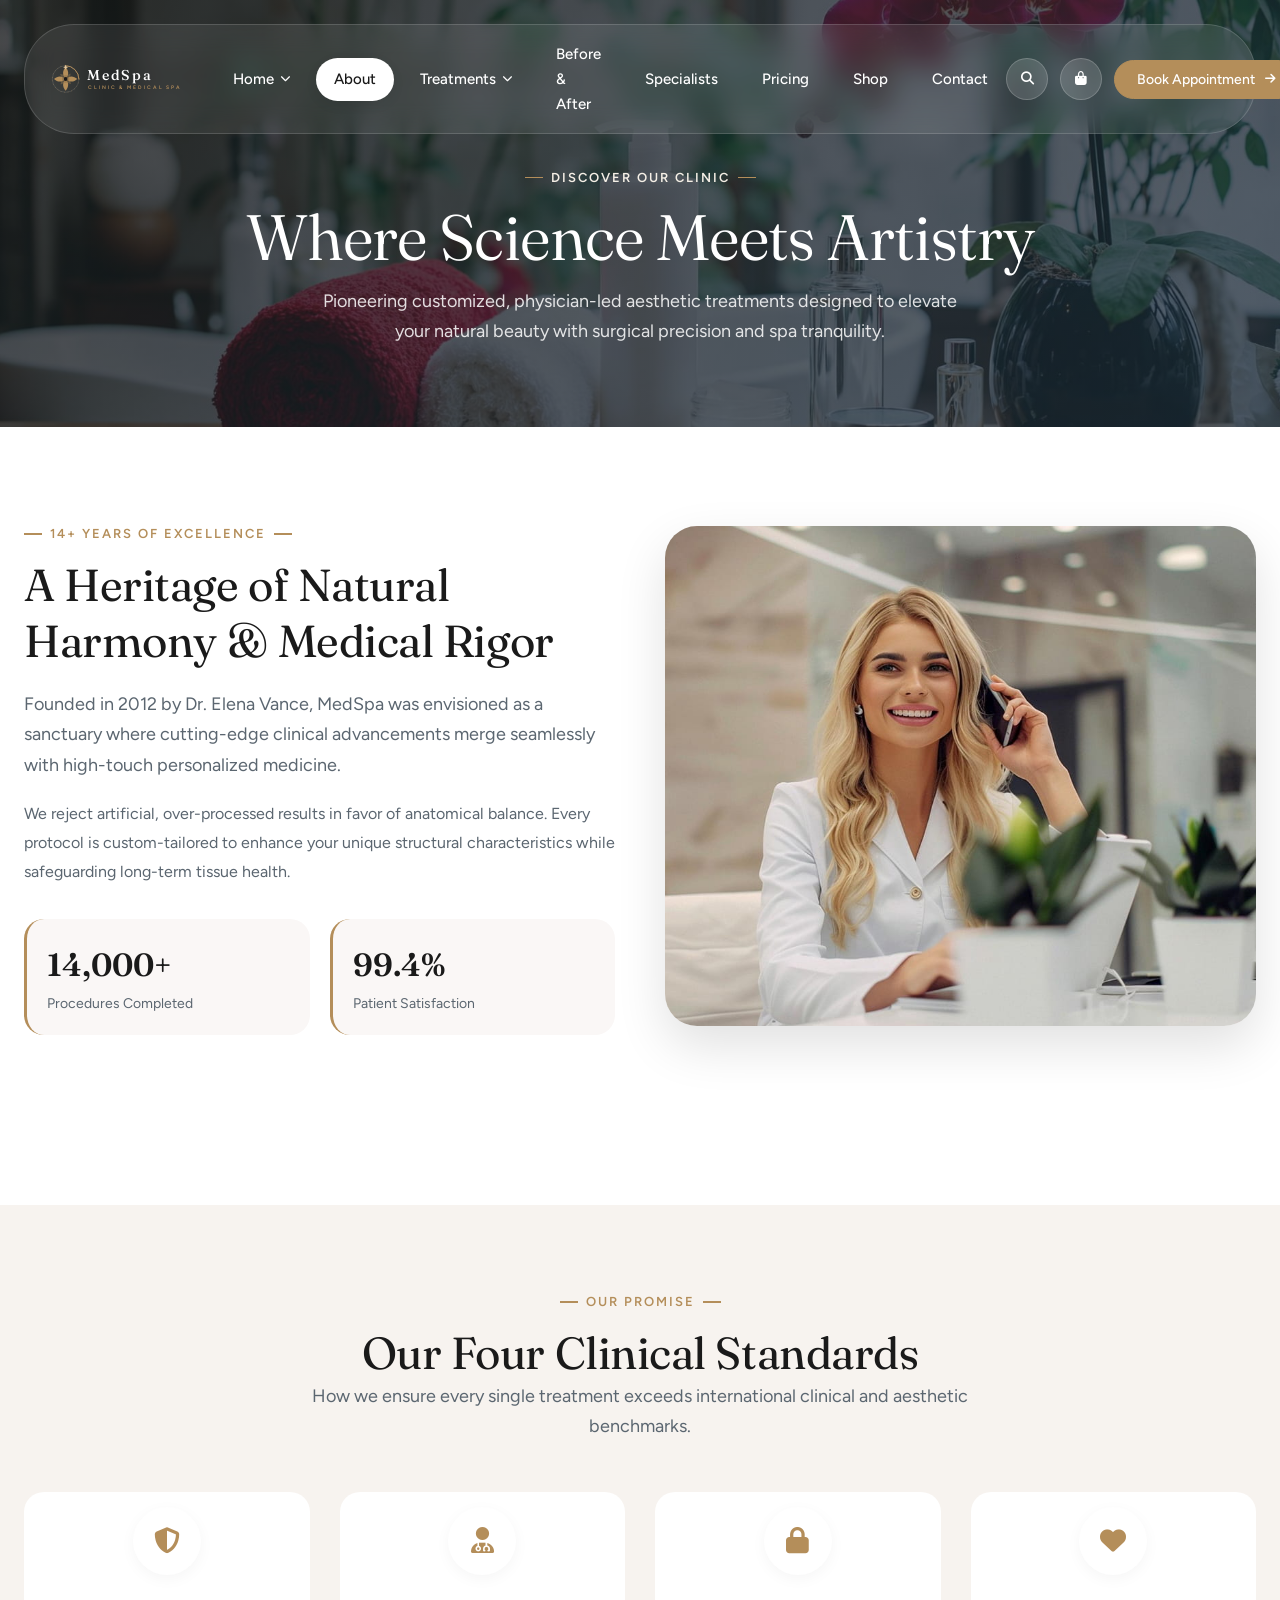
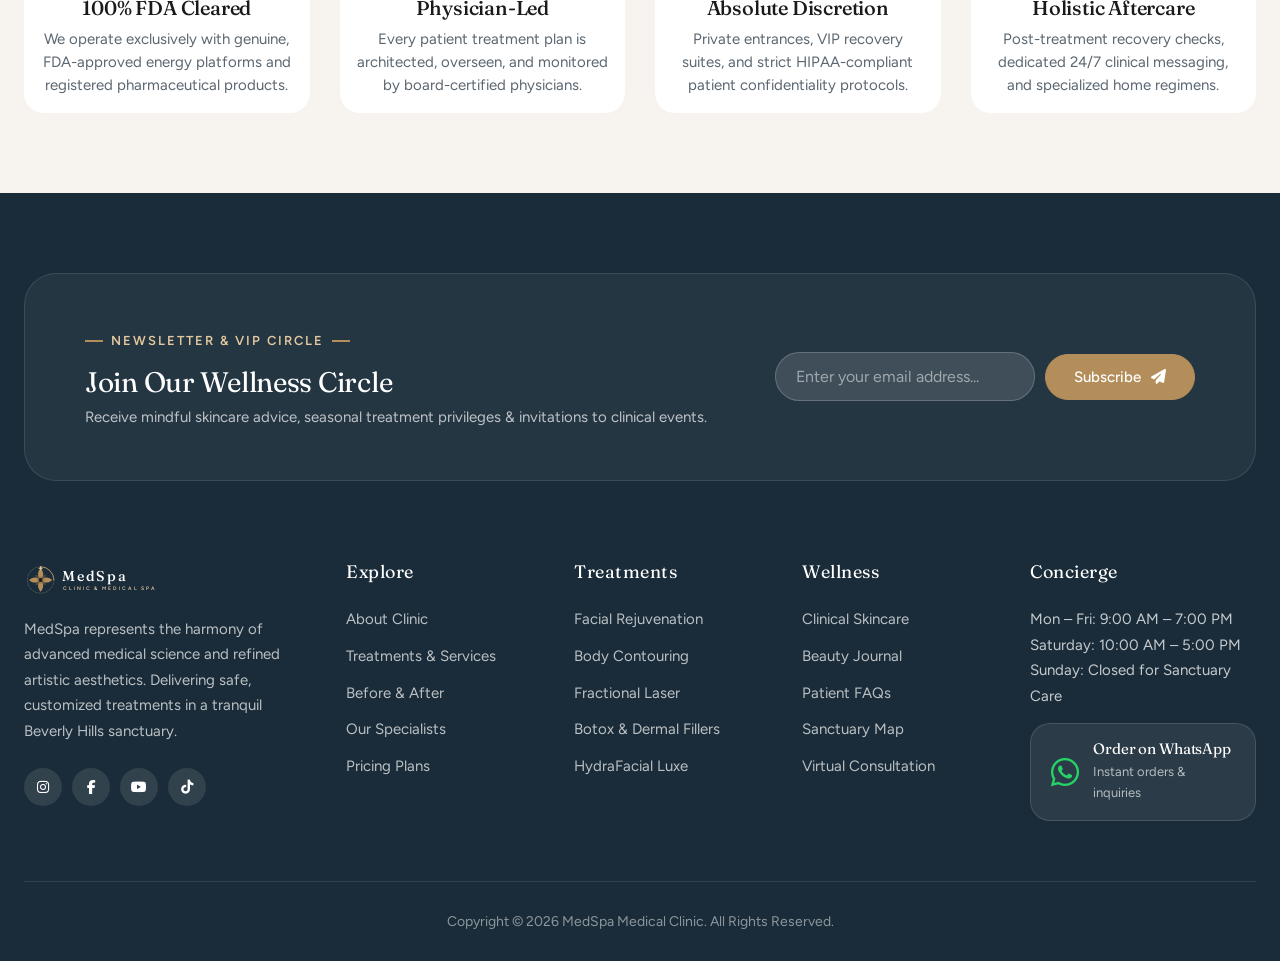
<file: about-us.html>
<!DOCTYPE html>
<html lang="en">
<head>
  <meta charset="UTF-8">
  <meta name="viewport" content="width=device-width, initial-scale=1.0">
  <title>About Us — MedSpa Medical &amp; Cosmetic Clinic</title>
  <meta name="description" content="Learn about MedSpa Clinic, our clinical philosophy, state-of-the-art medical technology, and board-certified practitioners.">
  <link rel="icon" type="image/svg+xml" href="assets/images/favicon.svg">
  <link rel="stylesheet" href="https://cdnjs.cloudflare.com/ajax/libs/font-awesome/6.5.1/css/all.min.css">
  <link rel="stylesheet" href="assets/css/style.css">
</head>
<body>

  <!-- Header -->
    <!-- ==========================================================================
       Header & Navigation Bar
       ========================================================================== -->
  <header class="ae-header">
    <div class="ae-container">
      <div class="ae-header-inner">
        <!-- Brand Logo -->
        <a href="index.html" class="ae-brand-logo">
          <svg class="ae-logo" style="height:38px" viewBox="0 0 280 64" role="img" aria-label="MedSpa — Clinic &amp; Medical Spa" focusable="false"><g class="ae-lg-mark" transform="translate(4 8)"><circle class="ae-lg-ring" cx="24" cy="24" r="22.4"/><circle class="ae-lg-dash" cx="24" cy="24" r="22.4"/><path class="ae-lg-arc" d="M24 1.6A22.4 22.4 0 0 1 46.4 24"/><g class="ae-lg-leaves"><g transform="rotate(45 24 24)"><path class="ae-lg-leaf" d="M24 24C20.8 20.6 20.6 15.4 23.3 11.6 26.9 14.6 27.6 19.9 24 24Z"/></g><g transform="rotate(135 24 24)"><path class="ae-lg-leaf" d="M24 24C20.8 20.6 20.6 15.4 23.3 11.6 26.9 14.6 27.6 19.9 24 24Z"/></g><g transform="rotate(225 24 24)"><path class="ae-lg-leaf" d="M24 24C20.8 20.6 20.6 15.4 23.3 11.6 26.9 14.6 27.6 19.9 24 24Z"/></g><g transform="rotate(315 24 24)"><path class="ae-lg-leaf" d="M24 24C20.8 20.6 20.6 15.4 23.3 11.6 26.9 14.6 27.6 19.9 24 24Z"/></g></g><g class="ae-lg-petals"><g transform="rotate(0 24 24)"><path class="ae-lg-petal" d="M24 24C18.3 18.4 18.3 10.2 24 4.4 29.7 10.2 29.7 18.4 24 24Z"/></g><g transform="rotate(90 24 24)"><path class="ae-lg-petal" d="M24 24C18.3 18.4 18.3 10.2 24 4.4 29.7 10.2 29.7 18.4 24 24Z"/></g><g transform="rotate(180 24 24)"><path class="ae-lg-petal" d="M24 24C18.3 18.4 18.3 10.2 24 4.4 29.7 10.2 29.7 18.4 24 24Z"/></g><g transform="rotate(270 24 24)"><path class="ae-lg-petal" d="M24 24C18.3 18.4 18.3 10.2 24 4.4 29.7 10.2 29.7 18.4 24 24Z"/></g></g><circle class="ae-lg-halo" cx="24" cy="24" r="6.2"/><circle class="ae-lg-core" cx="24" cy="24" r="3.2"/><g class="ae-lg-orbit"><path class="ae-lg-spark" d="M24 0.2 25.25 3.05 28.1 4.3 25.25 5.55 24 8.4 22.75 5.55 19.9 4.3 22.75 3.05Z"/></g></g><text class="ae-lg-name" x="64" y="34">MedSpa</text><text class="ae-lg-sub" x="66" y="48">CLINIC &amp; MEDICAL SPA</text></svg>
        </a>

        <!-- Desktop Navigation -->
        <nav class="ae-nav" aria-label="Main Navigation">
          <ul class="ae-nav-list">
            <li class="ae-nav-item">
              <a href="index.html" class="ae-nav-link">Home <i class="fas fa-chevron-down" style="font-size: 0.65rem;"></i></a>
              <div class="ae-dropdown">
                <a href="index.html" class="ae-dropdown-link">Home Flagship</a>
                <a href="index.html#silhouette" class="ae-dropdown-link">Body Contouring</a>
                <a href="index.html#beforeAfter" class="ae-dropdown-link">Transformations</a>
                <a href="index.html#treatments" class="ae-dropdown-link">Treatments Grid</a>
              </div>
            </li>
            <li class="ae-nav-item active">
              <a href="about-us.html" class="ae-nav-link">About</a>
            </li>
            <li class="ae-nav-item">
              <a href="treatments.html" class="ae-nav-link">Treatments <i class="fas fa-chevron-down" style="font-size: 0.65rem;"></i></a>
              <div class="ae-dropdown">
                <a href="treatments.html" class="ae-dropdown-link">All Procedures</a>
                <a href="treatments.html#facial" class="ae-dropdown-link">Facial Rejuvenation</a>
                <a href="treatments.html#body" class="ae-dropdown-link">Body Sculpting</a>
                <a href="treatments.html#laser" class="ae-dropdown-link">Laser Therapy</a>
                <a href="treatments.html#injectables" class="ae-dropdown-link">Neuromodulators &amp; Fillers</a>
              </div>
            </li>
            <li class="ae-nav-item">
              <a href="before-after.html" class="ae-nav-link">Before &amp; After</a>
            </li>
            <li class="ae-nav-item">
              <a href="doctors.html" class="ae-nav-link">Specialists</a>
            </li>
            <li class="ae-nav-item">
              <a href="pricing.html" class="ae-nav-link">Pricing</a>
            </li>
            <li class="ae-nav-item">
              <a href="shop.html" class="ae-nav-link">Shop</a>
            </li>
            <li class="ae-nav-item">
              <a href="contact.html" class="ae-nav-link">Contact</a>
            </li>
          </ul>
        </nav>

        <!-- Header Actions -->
        <div class="ae-header-actions">
          <button class="ae-action-btn ae-search-toggle-btn" title="Search Clinic">
            <i class="fas fa-search"></i>
          </button>
          <button class="ae-action-btn ae-cart-toggle-btn" title="Shopping Bag">
            <i class="fas fa-shopping-bag"></i>
            <span class="ae-badge-count" style="display: none;">0</span>
          </button>
          <button class="ae-btn ae-btn-primary ae-header-cta ae-open-booking-btn">
            Book Appointment <i class="fas fa-arrow-right" style="font-size: 0.75rem;"></i>
          </button>
          <button class="ae-menu-toggle" id="mobileMenuBtn" aria-label="Toggle Navigation">
            <i class="fas fa-bars"></i>
          </button>
        </div>
      </div>
    </div>
  </header>

  <!-- Mobile Offcanvas Drawer -->
  <div class="ae-drawer-backdrop" id="mobileDrawer">
    <div class="ae-drawer" style="max-width: 320px;">
      <div class="ae-drawer-header">
        <svg class="ae-logo" style="height:32px" viewBox="0 0 280 64" role="img" aria-label="MedSpa — Clinic &amp; Medical Spa" focusable="false"><g class="ae-lg-mark" transform="translate(4 8)"><circle class="ae-lg-ring" cx="24" cy="24" r="22.4"/><circle class="ae-lg-dash" cx="24" cy="24" r="22.4"/><path class="ae-lg-arc" d="M24 1.6A22.4 22.4 0 0 1 46.4 24"/><g class="ae-lg-leaves"><g transform="rotate(45 24 24)"><path class="ae-lg-leaf" d="M24 24C20.8 20.6 20.6 15.4 23.3 11.6 26.9 14.6 27.6 19.9 24 24Z"/></g><g transform="rotate(135 24 24)"><path class="ae-lg-leaf" d="M24 24C20.8 20.6 20.6 15.4 23.3 11.6 26.9 14.6 27.6 19.9 24 24Z"/></g><g transform="rotate(225 24 24)"><path class="ae-lg-leaf" d="M24 24C20.8 20.6 20.6 15.4 23.3 11.6 26.9 14.6 27.6 19.9 24 24Z"/></g><g transform="rotate(315 24 24)"><path class="ae-lg-leaf" d="M24 24C20.8 20.6 20.6 15.4 23.3 11.6 26.9 14.6 27.6 19.9 24 24Z"/></g></g><g class="ae-lg-petals"><g transform="rotate(0 24 24)"><path class="ae-lg-petal" d="M24 24C18.3 18.4 18.3 10.2 24 4.4 29.7 10.2 29.7 18.4 24 24Z"/></g><g transform="rotate(90 24 24)"><path class="ae-lg-petal" d="M24 24C18.3 18.4 18.3 10.2 24 4.4 29.7 10.2 29.7 18.4 24 24Z"/></g><g transform="rotate(180 24 24)"><path class="ae-lg-petal" d="M24 24C18.3 18.4 18.3 10.2 24 4.4 29.7 10.2 29.7 18.4 24 24Z"/></g><g transform="rotate(270 24 24)"><path class="ae-lg-petal" d="M24 24C18.3 18.4 18.3 10.2 24 4.4 29.7 10.2 29.7 18.4 24 24Z"/></g></g><circle class="ae-lg-halo" cx="24" cy="24" r="6.2"/><circle class="ae-lg-core" cx="24" cy="24" r="3.2"/><g class="ae-lg-orbit"><path class="ae-lg-spark" d="M24 0.2 25.25 3.05 28.1 4.3 25.25 5.55 24 8.4 22.75 5.55 19.9 4.3 22.75 3.05Z"/></g></g><text class="ae-lg-name" x="64" y="34">MedSpa</text><text class="ae-lg-sub" x="66" y="48">CLINIC &amp; MEDICAL SPA</text></svg>
        <button class="ae-modal-close-btn" id="mobileDrawerClose"><i class="fas fa-times"></i></button>
      </div>
      <div class="ae-drawer-body">
        <ul style="display: flex; flex-direction: column; gap: 16px; font-size: 1.0625rem; font-weight: 500;">
          <li><a href="index.html">Home</a></li>
          <li><a href="about-us.html">About Clinic</a></li>
          <li><a href="treatments.html">Treatments &amp; Procedures</a></li>
          <li><a href="before-after.html">Before &amp; After Gallery</a></li>
          <li><a href="doctors.html">Our Specialists</a></li>
          <li><a href="pricing.html">Pricing &amp; Packages</a></li>
          <li><a href="shop.html">Skincare Shop</a></li>
          <li><a href="blog.html">Beauty Journal</a></li>
          <li><a href="contact.html">Contact Us</a></li>
        </ul>
        <div style="margin-top: 36px; padding-top: 24px; border-top: 1px solid var(--ae-border);">
          <div style="font-size: 0.8125rem; color: var(--ae-text-muted); margin-bottom: 6px;">Concierge Line:</div>
          <a href="tel:+18005552345" style="font-size: 1.125rem; font-weight: 600; color: var(--ae-secondary);">+1 (800) 555-2345</a>
          <button class="ae-btn ae-btn-primary ae-open-booking-btn" style="width: 100%; margin-top: 20px;">
            Book Consultation
          </button>
        </div>
      </div>
    </div>
  </div>


  <!-- Page Banner -->
  <section style="background: url('assets/images/page-banner.jpg') center/cover no-repeat; padding: 160px 0 80px; position: relative;">
    <div style="position: absolute; inset: 0; background: linear-gradient(135deg, rgba(20,22,21,0.75), rgba(26,44,57,0.7));"></div>
    <div class="ae-container" style="position: relative; z-index: 2; color: var(--ae-white); text-align: center;">
      <span class="ae-sub-title" style="color: #F5EFE6;">DISCOVER OUR CLINIC</span>
      <h1 class="ae-heading-xl" style="color: var(--ae-white); margin-bottom: 12px;">Where Science Meets Artistry</h1>
      <p class="ae-text-lead" style="color: rgba(255,255,255,0.85); max-width: 640px; margin: 0 auto;">Pioneering customized, physician-led aesthetic treatments designed to elevate your natural beauty with surgical precision and spa tranquility.</p>
    </div>
  </section>

  <!-- Brand Story & Pillars -->
  <section style="padding: 90px 0; background: var(--ae-white);">
    <div class="ae-container">
      <div style="display: grid; grid-template-columns: 1fr 1fr; gap: 50px; align-items: center; margin-bottom: 80px;">
        <div>
          <span class="ae-sub-title">14+ YEARS OF EXCELLENCE</span>
          <h2 class="ae-heading-lg" style="margin-bottom: 1.25rem;">A Heritage of Natural Harmony &amp; Medical Rigor</h2>
          <p class="ae-text-lead" style="margin-bottom: 1.25rem;">Founded in 2012 by Dr. Elena Vance, MedSpa was envisioned as a sanctuary where cutting-edge clinical advancements merge seamlessly with high-touch personalized medicine.</p>
          <p style="color: var(--ae-text-muted); line-height: 1.8; margin-bottom: 2rem;">We reject artificial, over-processed results in favor of anatomical balance. Every protocol is custom-tailored to enhance your unique structural characteristics while safeguarding long-term tissue health.</p>
          <div style="display: grid; grid-template-columns: 1fr 1fr; gap: 20px;">
            <div style="padding: 20px; background: var(--ae-bg-light); border-radius: var(--ae-radius-md); border-left: 3px solid var(--ae-primary);">
              <div style="font-size: 2rem; font-family: var(--ae-font-heading); font-weight: 600; color: var(--ae-secondary);">14,000+</div>
              <div style="font-size: 0.875rem; color: var(--ae-text-muted);">Procedures Completed</div>
            </div>
            <div style="padding: 20px; background: var(--ae-bg-light); border-radius: var(--ae-radius-md); border-left: 3px solid var(--ae-primary);">
              <div style="font-size: 2rem; font-family: var(--ae-font-heading); font-weight: 600; color: var(--ae-secondary);">99.4%</div>
              <div style="font-size: 0.875rem; color: var(--ae-text-muted);">Patient Satisfaction</div>
            </div>
          </div>
        </div>
        <div>
          <img src="assets/images/clinic-interior.jpg" alt="MedSpa Clinic Sanctuary" style="border-radius: var(--ae-radius-lg); box-shadow: var(--ae-shadow-lg); width: 100%; height: 500px; object-fit: cover;">
        </div>
      </div>
    </div>
  </section>

  <!-- Clinical Standards Grid -->
  <section style="padding: 80px 0; background: var(--ae-bg-cream);">
    <div class="ae-container">
      <div class="ae-section-header-centered">
        <span class="ae-sub-title">OUR PROMISE</span>
        <h2 class="ae-heading-lg">Our Four Clinical Standards</h2>
        <p class="ae-text-lead">How we ensure every single treatment exceeds international clinical and aesthetic benchmarks.</p>
      </div>

      <div class="ae-pillars-grid">
        <div class="ae-pillar-item" style="background: var(--ae-white);">
          <div class="ae-pillar-icon"><i class="fas fa-shield-alt"></i></div>
          <h3 class="ae-pillar-title">100% FDA Cleared</h3>
          <p class="ae-pillar-desc">We operate exclusively with genuine, FDA-approved energy platforms and registered pharmaceutical products.</p>
        </div>
        <div class="ae-pillar-item" style="background: var(--ae-white);">
          <div class="ae-pillar-icon"><i class="fas fa-user-md"></i></div>
          <h3 class="ae-pillar-title">Physician-Led</h3>
          <p class="ae-pillar-desc">Every patient treatment plan is architected, overseen, and monitored by board-certified physicians.</p>
        </div>
        <div class="ae-pillar-item" style="background: var(--ae-white);">
          <div class="ae-pillar-icon"><i class="fas fa-lock"></i></div>
          <h3 class="ae-pillar-title">Absolute Discretion</h3>
          <p class="ae-pillar-desc">Private entrances, VIP recovery suites, and strict HIPAA-compliant patient confidentiality protocols.</p>
        </div>
        <div class="ae-pillar-item" style="background: var(--ae-white);">
          <div class="ae-pillar-icon"><i class="fas fa-heart"></i></div>
          <h3 class="ae-pillar-title">Holistic Aftercare</h3>
          <p class="ae-pillar-desc">Post-treatment recovery checks, dedicated 24/7 clinical messaging, and specialized home regimens.</p>
        </div>
      </div>
    </div>
  </section>

  <!-- ==========================================================================
       Footer Section
       ========================================================================== -->
  <footer class="ae-footer">
    <div class="ae-container">
      <!-- Newsletter Bar -->
      <div class="ae-newsletter-box">
        <div class="ae-newsletter-text">
          <span class="ae-sub-title" style="color: #E4C89F;">NEWSLETTER &amp; VIP CIRCLE</span>
          <h3 class="ae-heading-md">Join Our Wellness Circle</h3>
          <p>Receive mindful skincare advice, seasonal treatment privileges &amp; invitations to clinical events.</p>
        </div>
        <form class="ae-newsletter-form" id="newsletterForm">
          <input type="email" id="newsletterEmail" class="ae-input" placeholder="Enter your email address..." required style="background: rgba(255, 255, 255, 0.12);">
          <button type="submit" class="ae-btn ae-btn-primary" style="white-space: nowrap;">
            Subscribe <i class="fas fa-paper-plane"></i>
          </button>
        </form>
      </div>

      <!-- Main Columns -->
      <div class="ae-footer-grid">
        <!-- Brand Col -->
        <div class="ae-footer-col">
          <svg class="ae-logo ae-logo--light" style="height:38px" viewBox="0 0 280 64" role="img" aria-label="MedSpa — Clinic &amp; Medical Spa" focusable="false"><g class="ae-lg-mark" transform="translate(4 8)"><circle class="ae-lg-ring" cx="24" cy="24" r="22.4"/><circle class="ae-lg-dash" cx="24" cy="24" r="22.4"/><path class="ae-lg-arc" d="M24 1.6A22.4 22.4 0 0 1 46.4 24"/><g class="ae-lg-leaves"><g transform="rotate(45 24 24)"><path class="ae-lg-leaf" d="M24 24C20.8 20.6 20.6 15.4 23.3 11.6 26.9 14.6 27.6 19.9 24 24Z"/></g><g transform="rotate(135 24 24)"><path class="ae-lg-leaf" d="M24 24C20.8 20.6 20.6 15.4 23.3 11.6 26.9 14.6 27.6 19.9 24 24Z"/></g><g transform="rotate(225 24 24)"><path class="ae-lg-leaf" d="M24 24C20.8 20.6 20.6 15.4 23.3 11.6 26.9 14.6 27.6 19.9 24 24Z"/></g><g transform="rotate(315 24 24)"><path class="ae-lg-leaf" d="M24 24C20.8 20.6 20.6 15.4 23.3 11.6 26.9 14.6 27.6 19.9 24 24Z"/></g></g><g class="ae-lg-petals"><g transform="rotate(0 24 24)"><path class="ae-lg-petal" d="M24 24C18.3 18.4 18.3 10.2 24 4.4 29.7 10.2 29.7 18.4 24 24Z"/></g><g transform="rotate(90 24 24)"><path class="ae-lg-petal" d="M24 24C18.3 18.4 18.3 10.2 24 4.4 29.7 10.2 29.7 18.4 24 24Z"/></g><g transform="rotate(180 24 24)"><path class="ae-lg-petal" d="M24 24C18.3 18.4 18.3 10.2 24 4.4 29.7 10.2 29.7 18.4 24 24Z"/></g><g transform="rotate(270 24 24)"><path class="ae-lg-petal" d="M24 24C18.3 18.4 18.3 10.2 24 4.4 29.7 10.2 29.7 18.4 24 24Z"/></g></g><circle class="ae-lg-halo" cx="24" cy="24" r="6.2"/><circle class="ae-lg-core" cx="24" cy="24" r="3.2"/><g class="ae-lg-orbit"><path class="ae-lg-spark" d="M24 0.2 25.25 3.05 28.1 4.3 25.25 5.55 24 8.4 22.75 5.55 19.9 4.3 22.75 3.05Z"/></g></g><text class="ae-lg-name" x="64" y="34">MedSpa</text><text class="ae-lg-sub" x="66" y="48">CLINIC &amp; MEDICAL SPA</text></svg>
          <p class="ae-footer-brand-desc">MedSpa represents the harmony of advanced medical science and refined artistic aesthetics. Delivering safe, customized treatments in a tranquil Beverly Hills sanctuary.</p>
          <div class="ae-footer-socials">
            <a href="https://instagram.com" class="ae-social-btn" aria-label="Instagram"><i class="fab fa-instagram"></i></a>
            <a href="https://facebook.com" class="ae-social-btn" aria-label="Facebook"><i class="fab fa-facebook-f"></i></a>
            <a href="https://youtube.com" class="ae-social-btn" aria-label="YouTube"><i class="fab fa-youtube"></i></a>
            <a href="https://tiktok.com" class="ae-social-btn" aria-label="TikTok"><i class="fab fa-tiktok"></i></a>
          </div>
        </div>

        <!-- Explore -->
        <div class="ae-footer-col">
          <h4>Explore</h4>
          <div class="ae-footer-links">
            <a href="about-us.html" class="ae-footer-link">About Clinic</a>
            <a href="treatments.html" class="ae-footer-link">Treatments &amp; Services</a>
            <a href="before-after.html" class="ae-footer-link">Before &amp; After</a>
            <a href="doctors.html" class="ae-footer-link">Our Specialists</a>
            <a href="pricing.html" class="ae-footer-link">Pricing Plans</a>
          </div>
        </div>

        <!-- Specialty Procedures -->
        <div class="ae-footer-col">
          <h4>Treatments</h4>
          <div class="ae-footer-links">
            <a href="treatments.html#facial" class="ae-footer-link">Facial Rejuvenation</a>
            <a href="treatments.html#body" class="ae-footer-link">Body Contouring</a>
            <a href="treatments.html#laser" class="ae-footer-link">Fractional Laser</a>
            <a href="treatments.html#injectables" class="ae-footer-link">Botox &amp; Dermal Fillers</a>
            <a href="treatments.html#hydrafacial" class="ae-footer-link">HydraFacial Luxe</a>
          </div>
        </div>

        <!-- Wellness -->
        <div class="ae-footer-col">
          <h4>Wellness</h4>
          <div class="ae-footer-links">
            <a href="shop.html" class="ae-footer-link">Clinical Skincare</a>
            <a href="blog.html" class="ae-footer-link">Beauty Journal</a>
            <a href="#faq" class="ae-footer-link">Patient FAQs</a>
            <a href="contact.html" class="ae-footer-link">Sanctuary Map</a>
            <a href="#appointment" class="ae-footer-link">Virtual Consultation</a>
          </div>
        </div>

        <!-- Operating Hours & WhatsApp -->
        <div class="ae-footer-col">
          <h4>Concierge</h4>
          <div style="font-size: 0.9375rem; color: rgba(255, 255, 255, 0.75); line-height: 1.7; margin-bottom: 14px;">
            <div>Mon – Fri: 9:00 AM – 7:00 PM</div>
            <div>Saturday: 10:00 AM – 5:00 PM</div>
            <div>Sunday: Closed for Sanctuary Care</div>
          </div>
          <a href="#" class="ae-whatsapp-card" id="footerWhatsappTrigger">
            <i class="fab fa-whatsapp ae-whatsapp-icon"></i>
            <div class="ae-whatsapp-text">
              <h6>Order on WhatsApp</h6>
              <p>Instant orders &amp; inquiries</p>
            </div>
          </a>
        </div>
      </div>

      <!-- Copyright Bottom Bar -->
      <div class="ae-footer-bottom">
        <div>Copyright &copy; 2026 MedSpa Medical Clinic. All Rights Reserved.</div>
      </div>
    </div>
  </footer>

  <!-- ==========================================================================
       Interactive Modals & Slide-out Drawers
       ========================================================================== -->

  <!-- Slide-out Shopping Bag Drawer -->
  <div class="ae-drawer-backdrop" id="cartDrawer">
    <div class="ae-drawer">
      <div class="ae-drawer-header">
        <h4 style="font-size: 1.25rem;"><i class="fas fa-shopping-bag" style="color: var(--ae-primary); margin-right: 8px;"></i> Your Skincare Bag</h4>
        <button class="ae-modal-close-btn" id="cartDrawerClose"><i class="fas fa-times"></i></button>
      </div>
      <div class="ae-drawer-body" id="cartItemsList">
        <!-- Rendered by JS -->
      </div>
      <div class="ae-drawer-footer">
        <div style="display: flex; justify-content: space-between; align-items: baseline; margin-bottom: 18px;">
          <span style="font-size: 1rem; color: var(--ae-text-muted);">Estimated Subtotal</span>
          <span style="font-size: 1.5rem; font-weight: 600; color: var(--ae-secondary);" id="cartSubtotal">$0.00</span>
        </div>
        <p style="font-size: 0.8125rem; color: var(--ae-text-muted); margin-bottom: 18px;">Complimentary clinical express shipping &amp; two deluxe treatment samples included with all orders over $75.</p>
        <button class="ae-btn ae-btn-primary" id="cartCheckoutBtn" style="width: 100%; padding: 14px;">
          Proceed to Checkout <i class="fas fa-lock" style="font-size: 0.75rem;"></i>
        </button>
      </div>
    </div>
  </div>

  <!-- Book Appointment Modal -->
  <div class="ae-modal-backdrop" id="appointmentModal">
    <div class="ae-modal-card">
      <button class="ae-modal-close-btn" id="appointmentModalClose"><i class="fas fa-times"></i></button>
      <span class="ae-sub-title">APPOINTMENT SCHEDULING</span>
      <h3 class="ae-heading-md" style="margin-bottom: 8px;">Book Your Aesthetic Consultation</h3>
      <p style="font-size: 0.9375rem; color: var(--ae-text-muted); margin-bottom: 24px;">Select your preferred procedure, specialist, and time. Our concierge will confirm your sanctuary reservation immediately.</p>

      <form id="appointmentForm">
        <div class="ae-form-grid">
          <div class="ae-form-group">
            <label class="ae-form-label" style="color: var(--ae-secondary);">First Name *</label>
            <input type="text" name="firstName" class="ae-input" placeholder="Eleanor" required style="background: var(--ae-bg-light); border-color: var(--ae-border); color: var(--ae-secondary);">
          </div>
          <div class="ae-form-group">
            <label class="ae-form-label" style="color: var(--ae-secondary);">Last Name *</label>
            <input type="text" name="lastName" class="ae-input" placeholder="Vance" required style="background: var(--ae-bg-light); border-color: var(--ae-border); color: var(--ae-secondary);">
          </div>
          <div class="ae-form-group">
            <label class="ae-form-label" style="color: var(--ae-secondary);">Email Address *</label>
            <input type="email" name="email" class="ae-input" placeholder="eleanor@example.com" required style="background: var(--ae-bg-light); border-color: var(--ae-border); color: var(--ae-secondary);">
          </div>
          <div class="ae-form-group">
            <label class="ae-form-label" style="color: var(--ae-secondary);">Phone Number *</label>
            <input type="tel" name="phone" class="ae-input" placeholder="+1 (555) 000-0000" required style="background: var(--ae-bg-light); border-color: var(--ae-border); color: var(--ae-secondary);">
          </div>
          <div class="ae-form-group full-width">
            <label class="ae-form-label" style="color: var(--ae-secondary);">Select Treatment Procedure *</label>
            <select name="treatment" id="appointmentTreatment" class="ae-input" required style="background: var(--ae-bg-light); border-color: var(--ae-border); color: var(--ae-secondary);">
              <!-- Rendered by JS -->
            </select>
          </div>
          <div class="ae-form-group full-width">
            <label class="ae-form-label" style="color: var(--ae-secondary);">Preferred Specialist</label>
            <select name="doctor" id="appointmentDoctor" class="ae-input" style="background: var(--ae-bg-light); border-color: var(--ae-border); color: var(--ae-secondary);">
              <!-- Rendered by JS -->
            </select>
          </div>
          <div class="ae-form-group">
            <label class="ae-form-label" style="color: var(--ae-secondary);">Preferred Date</label>
            <input type="date" name="date" class="ae-input" style="background: var(--ae-bg-light); border-color: var(--ae-border); color: var(--ae-secondary);">
          </div>
          <div class="ae-form-group">
            <label class="ae-form-label" style="color: var(--ae-secondary);">Preferred Time Slot</label>
            <select name="time" class="ae-input" style="background: var(--ae-bg-light); border-color: var(--ae-border); color: var(--ae-secondary);">
              <option value="Morning (9:00 AM - 12:00 PM)">Morning (9:00 AM - 12:00 PM)</option>
              <option value="Early Afternoon (12:00 PM - 3:00 PM)">Early Afternoon (12:00 PM - 3:00 PM)</option>
              <option value="Late Afternoon (3:00 PM - 6:00 PM)">Late Afternoon (3:00 PM - 6:00 PM)</option>
            </select>
          </div>
          <div class="ae-form-group full-width">
            <label class="ae-form-label" style="color: var(--ae-secondary);">Medical / Aesthetic Notes</label>
            <textarea name="notes" class="ae-input" placeholder="Any previous procedures or allergies we should know about..." style="background: var(--ae-bg-light); border-color: var(--ae-border); color: var(--ae-secondary); min-height: 80px;"></textarea>
          </div>
        </div>
        <button type="submit" class="ae-btn ae-btn-primary" style="width: 100%; padding: 14px; margin-top: 10px;">
          Confirm Booking Request <i class="fas fa-calendar-check"></i>
        </button>
      </form>
    </div>
  </div>

  <!-- Quick View Product Modal -->
  <div class="ae-modal-backdrop" id="quickViewModal">
    <div class="ae-modal-card" style="max-width: 820px;">
      <button class="ae-modal-close-btn" id="quickViewClose"><i class="fas fa-times"></i></button>
      <div id="quickViewBody">
        <!-- Rendered by JS -->
      </div>
    </div>
  </div>

  <!-- Live Search Modal -->
  <div class="ae-modal-backdrop" id="searchModal">
    <div class="ae-modal-card" style="max-width: 620px;">
      <button class="ae-modal-close-btn" id="searchModalClose"><i class="fas fa-times"></i></button>
      <span class="ae-sub-title">INSTANT SEARCH</span>
      <h3 class="ae-heading-md" style="margin-bottom: 14px;">Search Procedures &amp; Skincare</h3>
      <div style="position: relative; margin-bottom: 20px;">
        <i class="fas fa-search" style="position: absolute; left: 18px; top: 50%; transform: translateY(-50%); color: var(--ae-text-muted);"></i>
        <input type="text" id="searchInput" class="ae-input" placeholder="e.g. HydraFacial, Laser, Serum, Contouring..." style="padding-left: 48px; background: var(--ae-bg-light); border-color: var(--ae-border); color: var(--ae-secondary);">
      </div>
      <div id="searchResults" style="max-height: 380px; overflow-y: auto;">
        <div style="text-align: center; color: var(--ae-text-muted); padding: 30px;">
          Type at least 2 characters to search treatments and skincare essentials...
        </div>
      </div>
    </div>
  </div>

  <!-- Back to Top Button -->
  <button class="ae-back-to-top" aria-label="Back to top">
    <i class="fas fa-chevron-up"></i>
  </button>

  <!-- Core Scripts -->
  <script src="assets/js/data.js"></script>
  <script src="assets/js/app.js"></script>
</body>
</html>
</file>
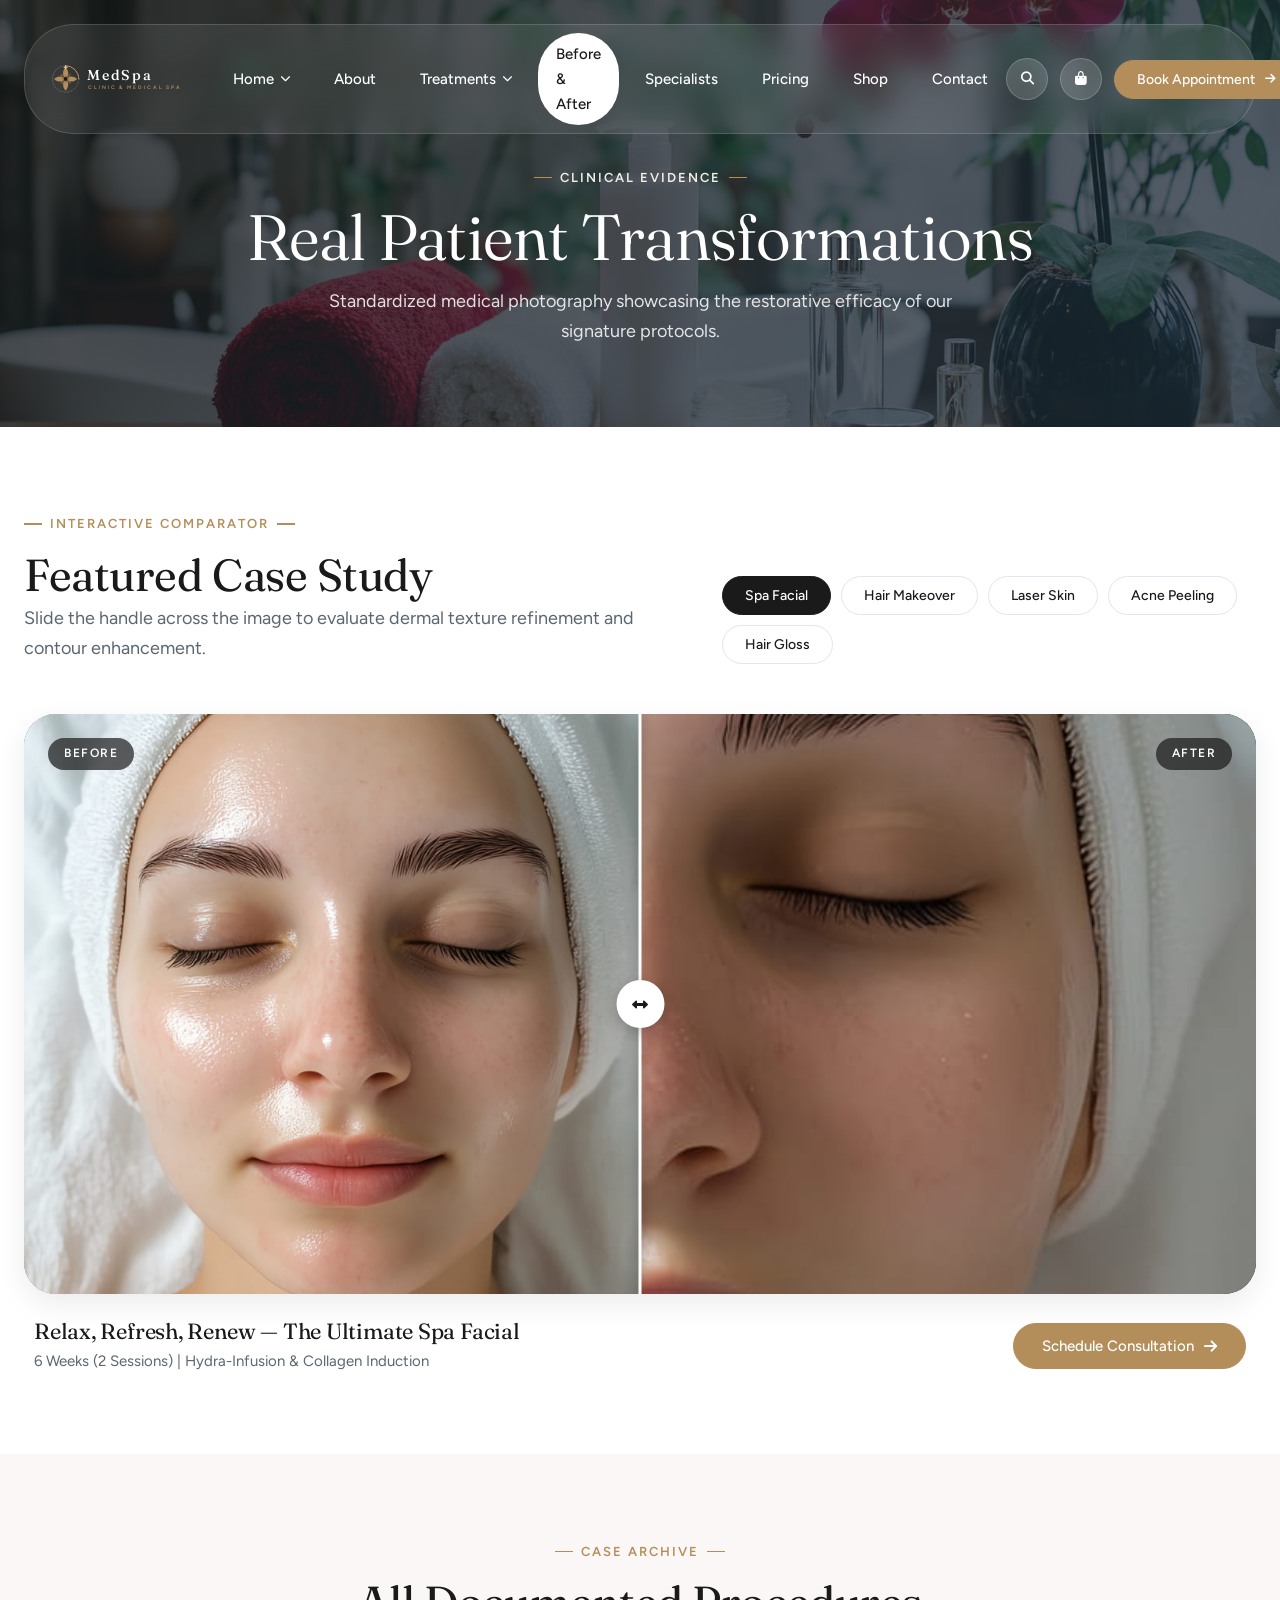
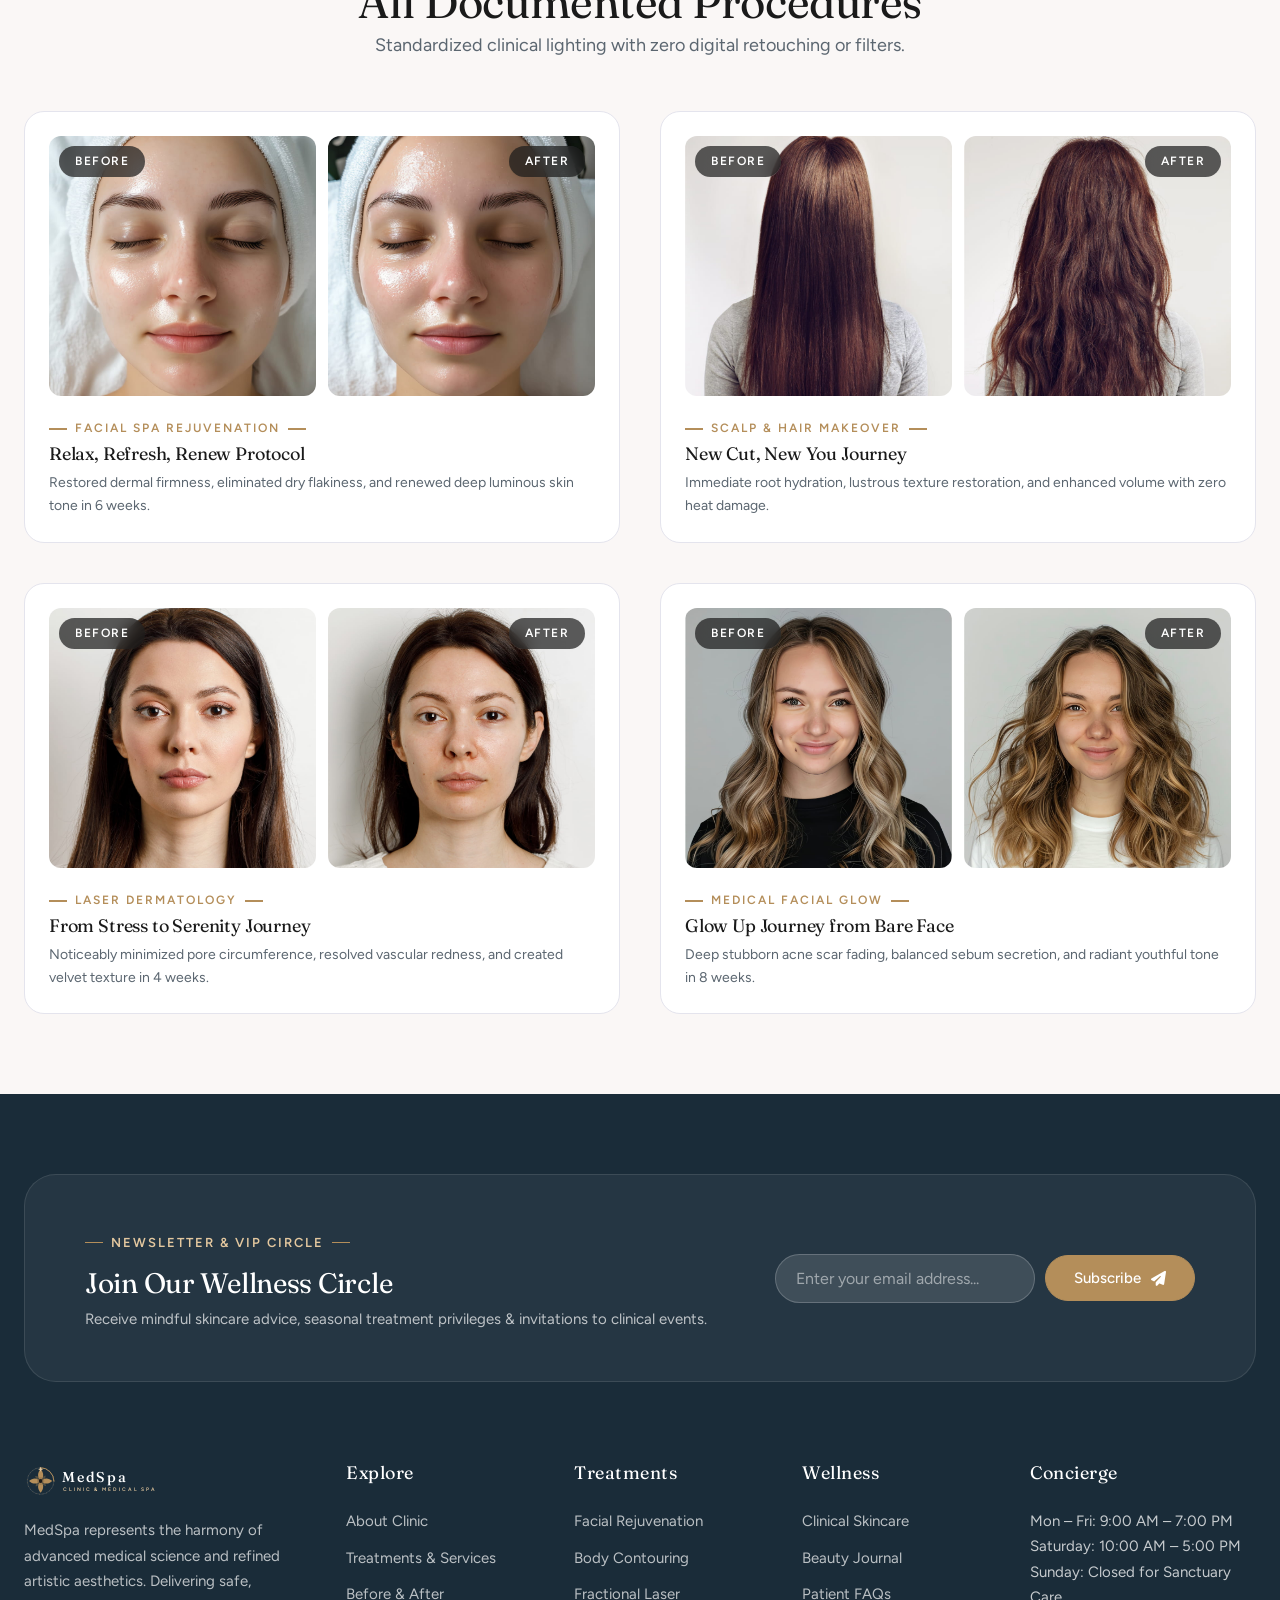
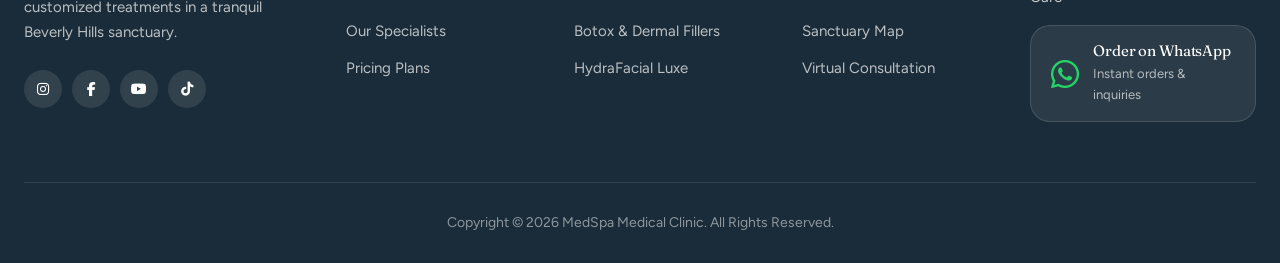
<file: before-after.html>
<!DOCTYPE html>
<html lang="en">
<head>
  <meta charset="UTF-8">
  <meta name="viewport" content="width=device-width, initial-scale=1.0">
  <title>Before &amp; After Gallery — MedSpa Clinic</title>
  <meta name="description" content="Explore documented transformations and clinical before and after patient case studies.">
  <link rel="icon" type="image/svg+xml" href="assets/images/favicon.svg">
  <link rel="stylesheet" href="https://cdnjs.cloudflare.com/ajax/libs/font-awesome/6.5.1/css/all.min.css">
  <link rel="stylesheet" href="assets/css/style.css">
</head>
<body>

  <!-- Header -->
    <!-- ==========================================================================
       Header & Navigation Bar
       ========================================================================== -->
  <header class="ae-header">
    <div class="ae-container">
      <div class="ae-header-inner">
        <!-- Brand Logo -->
        <a href="index.html" class="ae-brand-logo">
          <svg class="ae-logo" style="height:38px" viewBox="0 0 280 64" role="img" aria-label="MedSpa — Clinic &amp; Medical Spa" focusable="false"><g class="ae-lg-mark" transform="translate(4 8)"><circle class="ae-lg-ring" cx="24" cy="24" r="22.4"/><circle class="ae-lg-dash" cx="24" cy="24" r="22.4"/><path class="ae-lg-arc" d="M24 1.6A22.4 22.4 0 0 1 46.4 24"/><g class="ae-lg-leaves"><g transform="rotate(45 24 24)"><path class="ae-lg-leaf" d="M24 24C20.8 20.6 20.6 15.4 23.3 11.6 26.9 14.6 27.6 19.9 24 24Z"/></g><g transform="rotate(135 24 24)"><path class="ae-lg-leaf" d="M24 24C20.8 20.6 20.6 15.4 23.3 11.6 26.9 14.6 27.6 19.9 24 24Z"/></g><g transform="rotate(225 24 24)"><path class="ae-lg-leaf" d="M24 24C20.8 20.6 20.6 15.4 23.3 11.6 26.9 14.6 27.6 19.9 24 24Z"/></g><g transform="rotate(315 24 24)"><path class="ae-lg-leaf" d="M24 24C20.8 20.6 20.6 15.4 23.3 11.6 26.9 14.6 27.6 19.9 24 24Z"/></g></g><g class="ae-lg-petals"><g transform="rotate(0 24 24)"><path class="ae-lg-petal" d="M24 24C18.3 18.4 18.3 10.2 24 4.4 29.7 10.2 29.7 18.4 24 24Z"/></g><g transform="rotate(90 24 24)"><path class="ae-lg-petal" d="M24 24C18.3 18.4 18.3 10.2 24 4.4 29.7 10.2 29.7 18.4 24 24Z"/></g><g transform="rotate(180 24 24)"><path class="ae-lg-petal" d="M24 24C18.3 18.4 18.3 10.2 24 4.4 29.7 10.2 29.7 18.4 24 24Z"/></g><g transform="rotate(270 24 24)"><path class="ae-lg-petal" d="M24 24C18.3 18.4 18.3 10.2 24 4.4 29.7 10.2 29.7 18.4 24 24Z"/></g></g><circle class="ae-lg-halo" cx="24" cy="24" r="6.2"/><circle class="ae-lg-core" cx="24" cy="24" r="3.2"/><g class="ae-lg-orbit"><path class="ae-lg-spark" d="M24 0.2 25.25 3.05 28.1 4.3 25.25 5.55 24 8.4 22.75 5.55 19.9 4.3 22.75 3.05Z"/></g></g><text class="ae-lg-name" x="64" y="34">MedSpa</text><text class="ae-lg-sub" x="66" y="48">CLINIC &amp; MEDICAL SPA</text></svg>
        </a>

        <!-- Desktop Navigation -->
        <nav class="ae-nav" aria-label="Main Navigation">
          <ul class="ae-nav-list">
            <li class="ae-nav-item">
              <a href="index.html" class="ae-nav-link">Home <i class="fas fa-chevron-down" style="font-size: 0.65rem;"></i></a>
              <div class="ae-dropdown">
                <a href="index.html" class="ae-dropdown-link">Home Flagship</a>
                <a href="index.html#silhouette" class="ae-dropdown-link">Body Contouring</a>
                <a href="index.html#beforeAfter" class="ae-dropdown-link">Transformations</a>
                <a href="index.html#treatments" class="ae-dropdown-link">Treatments Grid</a>
              </div>
            </li>
            <li class="ae-nav-item">
              <a href="about-us.html" class="ae-nav-link">About</a>
            </li>
            <li class="ae-nav-item">
              <a href="treatments.html" class="ae-nav-link">Treatments <i class="fas fa-chevron-down" style="font-size: 0.65rem;"></i></a>
              <div class="ae-dropdown">
                <a href="treatments.html" class="ae-dropdown-link">All Procedures</a>
                <a href="treatments.html#facial" class="ae-dropdown-link">Facial Rejuvenation</a>
                <a href="treatments.html#body" class="ae-dropdown-link">Body Sculpting</a>
                <a href="treatments.html#laser" class="ae-dropdown-link">Laser Therapy</a>
                <a href="treatments.html#injectables" class="ae-dropdown-link">Neuromodulators &amp; Fillers</a>
              </div>
            </li>
            <li class="ae-nav-item active">
              <a href="before-after.html" class="ae-nav-link">Before &amp; After</a>
            </li>
            <li class="ae-nav-item">
              <a href="doctors.html" class="ae-nav-link">Specialists</a>
            </li>
            <li class="ae-nav-item">
              <a href="pricing.html" class="ae-nav-link">Pricing</a>
            </li>
            <li class="ae-nav-item">
              <a href="shop.html" class="ae-nav-link">Shop</a>
            </li>
            <li class="ae-nav-item">
              <a href="contact.html" class="ae-nav-link">Contact</a>
            </li>
          </ul>
        </nav>

        <!-- Header Actions -->
        <div class="ae-header-actions">
          <button class="ae-action-btn ae-search-toggle-btn" title="Search Clinic">
            <i class="fas fa-search"></i>
          </button>
          <button class="ae-action-btn ae-cart-toggle-btn" title="Shopping Bag">
            <i class="fas fa-shopping-bag"></i>
            <span class="ae-badge-count" style="display: none;">0</span>
          </button>
          <button class="ae-btn ae-btn-primary ae-header-cta ae-open-booking-btn">
            Book Appointment <i class="fas fa-arrow-right" style="font-size: 0.75rem;"></i>
          </button>
          <button class="ae-menu-toggle" id="mobileMenuBtn" aria-label="Toggle Navigation">
            <i class="fas fa-bars"></i>
          </button>
        </div>
      </div>
    </div>
  </header>

  <!-- Mobile Offcanvas Drawer -->
  <div class="ae-drawer-backdrop" id="mobileDrawer">
    <div class="ae-drawer" style="max-width: 320px;">
      <div class="ae-drawer-header">
        <svg class="ae-logo" style="height:32px" viewBox="0 0 280 64" role="img" aria-label="MedSpa — Clinic &amp; Medical Spa" focusable="false"><g class="ae-lg-mark" transform="translate(4 8)"><circle class="ae-lg-ring" cx="24" cy="24" r="22.4"/><circle class="ae-lg-dash" cx="24" cy="24" r="22.4"/><path class="ae-lg-arc" d="M24 1.6A22.4 22.4 0 0 1 46.4 24"/><g class="ae-lg-leaves"><g transform="rotate(45 24 24)"><path class="ae-lg-leaf" d="M24 24C20.8 20.6 20.6 15.4 23.3 11.6 26.9 14.6 27.6 19.9 24 24Z"/></g><g transform="rotate(135 24 24)"><path class="ae-lg-leaf" d="M24 24C20.8 20.6 20.6 15.4 23.3 11.6 26.9 14.6 27.6 19.9 24 24Z"/></g><g transform="rotate(225 24 24)"><path class="ae-lg-leaf" d="M24 24C20.8 20.6 20.6 15.4 23.3 11.6 26.9 14.6 27.6 19.9 24 24Z"/></g><g transform="rotate(315 24 24)"><path class="ae-lg-leaf" d="M24 24C20.8 20.6 20.6 15.4 23.3 11.6 26.9 14.6 27.6 19.9 24 24Z"/></g></g><g class="ae-lg-petals"><g transform="rotate(0 24 24)"><path class="ae-lg-petal" d="M24 24C18.3 18.4 18.3 10.2 24 4.4 29.7 10.2 29.7 18.4 24 24Z"/></g><g transform="rotate(90 24 24)"><path class="ae-lg-petal" d="M24 24C18.3 18.4 18.3 10.2 24 4.4 29.7 10.2 29.7 18.4 24 24Z"/></g><g transform="rotate(180 24 24)"><path class="ae-lg-petal" d="M24 24C18.3 18.4 18.3 10.2 24 4.4 29.7 10.2 29.7 18.4 24 24Z"/></g><g transform="rotate(270 24 24)"><path class="ae-lg-petal" d="M24 24C18.3 18.4 18.3 10.2 24 4.4 29.7 10.2 29.7 18.4 24 24Z"/></g></g><circle class="ae-lg-halo" cx="24" cy="24" r="6.2"/><circle class="ae-lg-core" cx="24" cy="24" r="3.2"/><g class="ae-lg-orbit"><path class="ae-lg-spark" d="M24 0.2 25.25 3.05 28.1 4.3 25.25 5.55 24 8.4 22.75 5.55 19.9 4.3 22.75 3.05Z"/></g></g><text class="ae-lg-name" x="64" y="34">MedSpa</text><text class="ae-lg-sub" x="66" y="48">CLINIC &amp; MEDICAL SPA</text></svg>
        <button class="ae-modal-close-btn" id="mobileDrawerClose"><i class="fas fa-times"></i></button>
      </div>
      <div class="ae-drawer-body">
        <ul style="display: flex; flex-direction: column; gap: 16px; font-size: 1.0625rem; font-weight: 500;">
          <li><a href="index.html">Home</a></li>
          <li><a href="about-us.html">About Clinic</a></li>
          <li><a href="treatments.html">Treatments &amp; Procedures</a></li>
          <li><a href="before-after.html">Before &amp; After Gallery</a></li>
          <li><a href="doctors.html">Our Specialists</a></li>
          <li><a href="pricing.html">Pricing &amp; Packages</a></li>
          <li><a href="shop.html">Skincare Shop</a></li>
          <li><a href="blog.html">Beauty Journal</a></li>
          <li><a href="contact.html">Contact Us</a></li>
        </ul>
        <div style="margin-top: 36px; padding-top: 24px; border-top: 1px solid var(--ae-border);">
          <div style="font-size: 0.8125rem; color: var(--ae-text-muted); margin-bottom: 6px;">Concierge Line:</div>
          <a href="tel:+18005552345" style="font-size: 1.125rem; font-weight: 600; color: var(--ae-secondary);">+1 (800) 555-2345</a>
          <button class="ae-btn ae-btn-primary ae-open-booking-btn" style="width: 100%; margin-top: 20px;">
            Book Consultation
          </button>
        </div>
      </div>
    </div>
  </div>


  <!-- Page Banner -->
  <section style="background: url('assets/images/page-banner.jpg') center/cover no-repeat; padding: 160px 0 80px; position: relative;">
    <div style="position: absolute; inset: 0; background: linear-gradient(135deg, rgba(20,22,21,0.75), rgba(26,44,57,0.7));"></div>
    <div class="ae-container" style="position: relative; z-index: 2; color: var(--ae-white); text-align: center;">
      <span class="ae-sub-title" style="color: #F5EFE6;">CLINICAL EVIDENCE</span>
      <h1 class="ae-heading-xl" style="color: var(--ae-white); margin-bottom: 12px;">Real Patient Transformations</h1>
      <p class="ae-text-lead" style="color: rgba(255,255,255,0.85); max-width: 640px; margin: 0 auto;">Standardized medical photography showcasing the restorative efficacy of our signature protocols.</p>
    </div>
  </section>

  <!-- Interactive Comparison Hero -->
  <section style="padding: 80px 0; background: var(--ae-white);">
    <div class="ae-container">
      <div class="ae-section-header">
        <div>
          <span class="ae-sub-title">INTERACTIVE COMPARATOR</span>
          <h2 class="ae-heading-lg">Featured Case Study</h2>
          <p class="ae-text-lead">Slide the handle across the image to evaluate dermal texture refinement and contour enhancement.</p>
        </div>
        <div class="ae-ba-tabs">
          <button class="ae-ba-tab-btn is-active" data-index="0">Spa Facial</button>
          <button class="ae-ba-tab-btn" data-index="1">Hair Makeover</button>
          <button class="ae-ba-tab-btn" data-index="2">Laser Skin</button>
          <button class="ae-ba-tab-btn" data-index="3">Acne Peeling</button>
          <button class="ae-ba-tab-btn" data-index="4">Hair Gloss</button>
        </div>
      </div>

      <!-- Comparison Slider Box -->
      <div class="ae-comparison-slider-wrapper" id="aeComparisonSlider">
        <img src="assets/images/comparison-1-after.jpg" alt="After Treatment" class="ae-comparison-image" id="comparisonAfterImg">
        <span class="ae-comparison-badge after">After</span>

        <div class="ae-comparison-before-container" id="aeComparisonBeforeContainer">
          <img src="assets/images/comparison-1-before.jpg" alt="Before Treatment" class="ae-comparison-image" id="comparisonBeforeImg">
          <span class="ae-comparison-badge before">Before</span>
        </div>

        <div class="ae-comparison-handle" id="aeComparisonHandle">
          <div class="ae-handle-circle"><i class="fas fa-arrows-alt-h"></i></div>
        </div>
      </div>

      <div class="ae-comparison-info">
        <div>
          <h3 class="ae-comparison-title" id="baCaseTitle">Relax, Refresh, Renew — The Ultimate Spa Facial</h3>
          <div class="ae-comparison-meta" id="baCaseMeta">6 Weeks (2 Sessions) | Hydra-Infusion &amp; Collagen Induction</div>
        </div>
        <button class="ae-btn ae-btn-primary ae-open-booking-btn">
          Schedule Consultation <i class="fas fa-arrow-right"></i>
        </button>
      </div>
    </div>
  </section>

  <!-- Complete Cases Grid -->
  <section style="padding: 80px 0; background: var(--ae-bg-light);">
    <div class="ae-container">
      <div class="ae-section-header-centered">
        <span class="ae-sub-title">CASE ARCHIVE</span>
        <h2 class="ae-heading-lg">All Documented Procedures</h2>
        <p class="ae-text-lead">Standardized clinical lighting with zero digital retouching or filters.</p>
      </div>

      <div style="display: grid; grid-template-columns: repeat(2, 1fr); gap: 40px;">
        <!-- Case 1 -->
        <div style="background: var(--ae-white); border-radius: var(--ae-radius-md); padding: 24px; border: 1px solid var(--ae-border);">
          <div style="display: grid; grid-template-columns: 1fr 1fr; gap: 12px; margin-bottom: 16px;">
            <div style="position: relative;">
              <img src="assets/images/comparison-1-before.jpg" alt="Before" style="border-radius: var(--ae-radius-sm); height: 260px; width: 100%; object-fit: cover;">
              <span class="ae-comparison-badge before" style="top: 10px; left: 10px;">Before</span>
            </div>
            <div style="position: relative;">
              <img src="assets/images/comparison-1-after.jpg" alt="After" style="border-radius: var(--ae-radius-sm); height: 260px; width: 100%; object-fit: cover;">
              <span class="ae-comparison-badge after" style="top: 10px; right: 10px;">After</span>
            </div>
          </div>
          <span class="ae-sub-title" style="margin-bottom: 4px; font-size: 0.75rem;">FACIAL SPA REJUVENATION</span>
          <h4 style="font-size: 1.125rem; margin-bottom: 6px;">Relax, Refresh, Renew Protocol</h4>
          <p style="font-size: 0.875rem; color: var(--ae-text-muted);">Restored dermal firmness, eliminated dry flakiness, and renewed deep luminous skin tone in 6 weeks.</p>
        </div>

        <!-- Case 2 -->
        <div style="background: var(--ae-white); border-radius: var(--ae-radius-md); padding: 24px; border: 1px solid var(--ae-border);">
          <div style="display: grid; grid-template-columns: 1fr 1fr; gap: 12px; margin-bottom: 16px;">
            <div style="position: relative;">
              <img src="assets/images/comparison-2-before.jpg" alt="Before" style="border-radius: var(--ae-radius-sm); height: 260px; width: 100%; object-fit: cover;">
              <span class="ae-comparison-badge before" style="top: 10px; left: 10px;">Before</span>
            </div>
            <div style="position: relative;">
              <img src="assets/images/comparison-2-after.jpg" alt="After" style="border-radius: var(--ae-radius-sm); height: 260px; width: 100%; object-fit: cover;">
              <span class="ae-comparison-badge after" style="top: 10px; right: 10px;">After</span>
            </div>
          </div>
          <span class="ae-sub-title" style="margin-bottom: 4px; font-size: 0.75rem;">SCALP &amp; HAIR MAKEOVER</span>
          <h4 style="font-size: 1.125rem; margin-bottom: 6px;">New Cut, New You Journey</h4>
          <p style="font-size: 0.875rem; color: var(--ae-text-muted);">Immediate root hydration, lustrous texture restoration, and enhanced volume with zero heat damage.</p>
        </div>

        <!-- Case 3 -->
        <div style="background: var(--ae-white); border-radius: var(--ae-radius-md); padding: 24px; border: 1px solid var(--ae-border);">
          <div style="display: grid; grid-template-columns: 1fr 1fr; gap: 12px; margin-bottom: 16px;">
            <div style="position: relative;">
              <img src="assets/images/comparison-3-before.jpg" alt="Before" style="border-radius: var(--ae-radius-sm); height: 260px; width: 100%; object-fit: cover;">
              <span class="ae-comparison-badge before" style="top: 10px; left: 10px;">Before</span>
            </div>
            <div style="position: relative;">
              <img src="assets/images/comparison-3-after.jpg" alt="After" style="border-radius: var(--ae-radius-sm); height: 260px; width: 100%; object-fit: cover;">
              <span class="ae-comparison-badge after" style="top: 10px; right: 10px;">After</span>
            </div>
          </div>
          <span class="ae-sub-title" style="margin-bottom: 4px; font-size: 0.75rem;">LASER DERMATOLOGY</span>
          <h4 style="font-size: 1.125rem; margin-bottom: 6px;">From Stress to Serenity Journey</h4>
          <p style="font-size: 0.875rem; color: var(--ae-text-muted);">Noticeably minimized pore circumference, resolved vascular redness, and created velvet texture in 4 weeks.</p>
        </div>

        <!-- Case 4 -->
        <div style="background: var(--ae-white); border-radius: var(--ae-radius-md); padding: 24px; border: 1px solid var(--ae-border);">
          <div style="display: grid; grid-template-columns: 1fr 1fr; gap: 12px; margin-bottom: 16px;">
            <div style="position: relative;">
              <img src="assets/images/comparison-4-before.jpg" alt="Before" style="border-radius: var(--ae-radius-sm); height: 260px; width: 100%; object-fit: cover;">
              <span class="ae-comparison-badge before" style="top: 10px; left: 10px;">Before</span>
            </div>
            <div style="position: relative;">
              <img src="assets/images/comparison-4-after.jpg" alt="After" style="border-radius: var(--ae-radius-sm); height: 260px; width: 100%; object-fit: cover;">
              <span class="ae-comparison-badge after" style="top: 10px; right: 10px;">After</span>
            </div>
          </div>
          <span class="ae-sub-title" style="margin-bottom: 4px; font-size: 0.75rem;">MEDICAL FACIAL GLOW</span>
          <h4 style="font-size: 1.125rem; margin-bottom: 6px;">Glow Up Journey from Bare Face</h4>
          <p style="font-size: 0.875rem; color: var(--ae-text-muted);">Deep stubborn acne scar fading, balanced sebum secretion, and radiant youthful tone in 8 weeks.</p>
        </div>
      </div>
    </div>
  </section>

  <!-- ==========================================================================
       Footer Section
       ========================================================================== -->
  <footer class="ae-footer">
    <div class="ae-container">
      <!-- Newsletter Bar -->
      <div class="ae-newsletter-box">
        <div class="ae-newsletter-text">
          <span class="ae-sub-title" style="color: #E4C89F;">NEWSLETTER &amp; VIP CIRCLE</span>
          <h3 class="ae-heading-md">Join Our Wellness Circle</h3>
          <p>Receive mindful skincare advice, seasonal treatment privileges &amp; invitations to clinical events.</p>
        </div>
        <form class="ae-newsletter-form" id="newsletterForm">
          <input type="email" id="newsletterEmail" class="ae-input" placeholder="Enter your email address..." required style="background: rgba(255, 255, 255, 0.12);">
          <button type="submit" class="ae-btn ae-btn-primary" style="white-space: nowrap;">
            Subscribe <i class="fas fa-paper-plane"></i>
          </button>
        </form>
      </div>

      <!-- Main Columns -->
      <div class="ae-footer-grid">
        <!-- Brand Col -->
        <div class="ae-footer-col">
          <svg class="ae-logo ae-logo--light" style="height:38px" viewBox="0 0 280 64" role="img" aria-label="MedSpa — Clinic &amp; Medical Spa" focusable="false"><g class="ae-lg-mark" transform="translate(4 8)"><circle class="ae-lg-ring" cx="24" cy="24" r="22.4"/><circle class="ae-lg-dash" cx="24" cy="24" r="22.4"/><path class="ae-lg-arc" d="M24 1.6A22.4 22.4 0 0 1 46.4 24"/><g class="ae-lg-leaves"><g transform="rotate(45 24 24)"><path class="ae-lg-leaf" d="M24 24C20.8 20.6 20.6 15.4 23.3 11.6 26.9 14.6 27.6 19.9 24 24Z"/></g><g transform="rotate(135 24 24)"><path class="ae-lg-leaf" d="M24 24C20.8 20.6 20.6 15.4 23.3 11.6 26.9 14.6 27.6 19.9 24 24Z"/></g><g transform="rotate(225 24 24)"><path class="ae-lg-leaf" d="M24 24C20.8 20.6 20.6 15.4 23.3 11.6 26.9 14.6 27.6 19.9 24 24Z"/></g><g transform="rotate(315 24 24)"><path class="ae-lg-leaf" d="M24 24C20.8 20.6 20.6 15.4 23.3 11.6 26.9 14.6 27.6 19.9 24 24Z"/></g></g><g class="ae-lg-petals"><g transform="rotate(0 24 24)"><path class="ae-lg-petal" d="M24 24C18.3 18.4 18.3 10.2 24 4.4 29.7 10.2 29.7 18.4 24 24Z"/></g><g transform="rotate(90 24 24)"><path class="ae-lg-petal" d="M24 24C18.3 18.4 18.3 10.2 24 4.4 29.7 10.2 29.7 18.4 24 24Z"/></g><g transform="rotate(180 24 24)"><path class="ae-lg-petal" d="M24 24C18.3 18.4 18.3 10.2 24 4.4 29.7 10.2 29.7 18.4 24 24Z"/></g><g transform="rotate(270 24 24)"><path class="ae-lg-petal" d="M24 24C18.3 18.4 18.3 10.2 24 4.4 29.7 10.2 29.7 18.4 24 24Z"/></g></g><circle class="ae-lg-halo" cx="24" cy="24" r="6.2"/><circle class="ae-lg-core" cx="24" cy="24" r="3.2"/><g class="ae-lg-orbit"><path class="ae-lg-spark" d="M24 0.2 25.25 3.05 28.1 4.3 25.25 5.55 24 8.4 22.75 5.55 19.9 4.3 22.75 3.05Z"/></g></g><text class="ae-lg-name" x="64" y="34">MedSpa</text><text class="ae-lg-sub" x="66" y="48">CLINIC &amp; MEDICAL SPA</text></svg>
          <p class="ae-footer-brand-desc">MedSpa represents the harmony of advanced medical science and refined artistic aesthetics. Delivering safe, customized treatments in a tranquil Beverly Hills sanctuary.</p>
          <div class="ae-footer-socials">
            <a href="https://instagram.com" class="ae-social-btn" aria-label="Instagram"><i class="fab fa-instagram"></i></a>
            <a href="https://facebook.com" class="ae-social-btn" aria-label="Facebook"><i class="fab fa-facebook-f"></i></a>
            <a href="https://youtube.com" class="ae-social-btn" aria-label="YouTube"><i class="fab fa-youtube"></i></a>
            <a href="https://tiktok.com" class="ae-social-btn" aria-label="TikTok"><i class="fab fa-tiktok"></i></a>
          </div>
        </div>

        <!-- Explore -->
        <div class="ae-footer-col">
          <h4>Explore</h4>
          <div class="ae-footer-links">
            <a href="about-us.html" class="ae-footer-link">About Clinic</a>
            <a href="treatments.html" class="ae-footer-link">Treatments &amp; Services</a>
            <a href="before-after.html" class="ae-footer-link">Before &amp; After</a>
            <a href="doctors.html" class="ae-footer-link">Our Specialists</a>
            <a href="pricing.html" class="ae-footer-link">Pricing Plans</a>
          </div>
        </div>

        <!-- Specialty Procedures -->
        <div class="ae-footer-col">
          <h4>Treatments</h4>
          <div class="ae-footer-links">
            <a href="treatments.html#facial" class="ae-footer-link">Facial Rejuvenation</a>
            <a href="treatments.html#body" class="ae-footer-link">Body Contouring</a>
            <a href="treatments.html#laser" class="ae-footer-link">Fractional Laser</a>
            <a href="treatments.html#injectables" class="ae-footer-link">Botox &amp; Dermal Fillers</a>
            <a href="treatments.html#hydrafacial" class="ae-footer-link">HydraFacial Luxe</a>
          </div>
        </div>

        <!-- Wellness -->
        <div class="ae-footer-col">
          <h4>Wellness</h4>
          <div class="ae-footer-links">
            <a href="shop.html" class="ae-footer-link">Clinical Skincare</a>
            <a href="blog.html" class="ae-footer-link">Beauty Journal</a>
            <a href="#faq" class="ae-footer-link">Patient FAQs</a>
            <a href="contact.html" class="ae-footer-link">Sanctuary Map</a>
            <a href="#appointment" class="ae-footer-link">Virtual Consultation</a>
          </div>
        </div>

        <!-- Operating Hours & WhatsApp -->
        <div class="ae-footer-col">
          <h4>Concierge</h4>
          <div style="font-size: 0.9375rem; color: rgba(255, 255, 255, 0.75); line-height: 1.7; margin-bottom: 14px;">
            <div>Mon – Fri: 9:00 AM – 7:00 PM</div>
            <div>Saturday: 10:00 AM – 5:00 PM</div>
            <div>Sunday: Closed for Sanctuary Care</div>
          </div>
          <a href="#" class="ae-whatsapp-card" id="footerWhatsappTrigger">
            <i class="fab fa-whatsapp ae-whatsapp-icon"></i>
            <div class="ae-whatsapp-text">
              <h6>Order on WhatsApp</h6>
              <p>Instant orders &amp; inquiries</p>
            </div>
          </a>
        </div>
      </div>

      <!-- Copyright Bottom Bar -->
      <div class="ae-footer-bottom">
        <div>Copyright &copy; 2026 MedSpa Medical Clinic. All Rights Reserved.</div>
      </div>
    </div>
  </footer>

  <!-- ==========================================================================
       Interactive Modals & Slide-out Drawers
       ========================================================================== -->

  <!-- Slide-out Shopping Bag Drawer -->
  <div class="ae-drawer-backdrop" id="cartDrawer">
    <div class="ae-drawer">
      <div class="ae-drawer-header">
        <h4 style="font-size: 1.25rem;"><i class="fas fa-shopping-bag" style="color: var(--ae-primary); margin-right: 8px;"></i> Your Skincare Bag</h4>
        <button class="ae-modal-close-btn" id="cartDrawerClose"><i class="fas fa-times"></i></button>
      </div>
      <div class="ae-drawer-body" id="cartItemsList">
        <!-- Rendered by JS -->
      </div>
      <div class="ae-drawer-footer">
        <div style="display: flex; justify-content: space-between; align-items: baseline; margin-bottom: 18px;">
          <span style="font-size: 1rem; color: var(--ae-text-muted);">Estimated Subtotal</span>
          <span style="font-size: 1.5rem; font-weight: 600; color: var(--ae-secondary);" id="cartSubtotal">$0.00</span>
        </div>
        <p style="font-size: 0.8125rem; color: var(--ae-text-muted); margin-bottom: 18px;">Complimentary clinical express shipping &amp; two deluxe treatment samples included with all orders over $75.</p>
        <button class="ae-btn ae-btn-primary" id="cartCheckoutBtn" style="width: 100%; padding: 14px;">
          Proceed to Checkout <i class="fas fa-lock" style="font-size: 0.75rem;"></i>
        </button>
      </div>
    </div>
  </div>

  <!-- Book Appointment Modal -->
  <div class="ae-modal-backdrop" id="appointmentModal">
    <div class="ae-modal-card">
      <button class="ae-modal-close-btn" id="appointmentModalClose"><i class="fas fa-times"></i></button>
      <span class="ae-sub-title">APPOINTMENT SCHEDULING</span>
      <h3 class="ae-heading-md" style="margin-bottom: 8px;">Book Your Aesthetic Consultation</h3>
      <p style="font-size: 0.9375rem; color: var(--ae-text-muted); margin-bottom: 24px;">Select your preferred procedure, specialist, and time. Our concierge will confirm your sanctuary reservation immediately.</p>

      <form id="appointmentForm">
        <div class="ae-form-grid">
          <div class="ae-form-group">
            <label class="ae-form-label" style="color: var(--ae-secondary);">First Name *</label>
            <input type="text" name="firstName" class="ae-input" placeholder="Eleanor" required style="background: var(--ae-bg-light); border-color: var(--ae-border); color: var(--ae-secondary);">
          </div>
          <div class="ae-form-group">
            <label class="ae-form-label" style="color: var(--ae-secondary);">Last Name *</label>
            <input type="text" name="lastName" class="ae-input" placeholder="Vance" required style="background: var(--ae-bg-light); border-color: var(--ae-border); color: var(--ae-secondary);">
          </div>
          <div class="ae-form-group">
            <label class="ae-form-label" style="color: var(--ae-secondary);">Email Address *</label>
            <input type="email" name="email" class="ae-input" placeholder="eleanor@example.com" required style="background: var(--ae-bg-light); border-color: var(--ae-border); color: var(--ae-secondary);">
          </div>
          <div class="ae-form-group">
            <label class="ae-form-label" style="color: var(--ae-secondary);">Phone Number *</label>
            <input type="tel" name="phone" class="ae-input" placeholder="+1 (555) 000-0000" required style="background: var(--ae-bg-light); border-color: var(--ae-border); color: var(--ae-secondary);">
          </div>
          <div class="ae-form-group full-width">
            <label class="ae-form-label" style="color: var(--ae-secondary);">Select Treatment Procedure *</label>
            <select name="treatment" id="appointmentTreatment" class="ae-input" required style="background: var(--ae-bg-light); border-color: var(--ae-border); color: var(--ae-secondary);">
              <!-- Rendered by JS -->
            </select>
          </div>
          <div class="ae-form-group full-width">
            <label class="ae-form-label" style="color: var(--ae-secondary);">Preferred Specialist</label>
            <select name="doctor" id="appointmentDoctor" class="ae-input" style="background: var(--ae-bg-light); border-color: var(--ae-border); color: var(--ae-secondary);">
              <!-- Rendered by JS -->
            </select>
          </div>
          <div class="ae-form-group">
            <label class="ae-form-label" style="color: var(--ae-secondary);">Preferred Date</label>
            <input type="date" name="date" class="ae-input" style="background: var(--ae-bg-light); border-color: var(--ae-border); color: var(--ae-secondary);">
          </div>
          <div class="ae-form-group">
            <label class="ae-form-label" style="color: var(--ae-secondary);">Preferred Time Slot</label>
            <select name="time" class="ae-input" style="background: var(--ae-bg-light); border-color: var(--ae-border); color: var(--ae-secondary);">
              <option value="Morning (9:00 AM - 12:00 PM)">Morning (9:00 AM - 12:00 PM)</option>
              <option value="Early Afternoon (12:00 PM - 3:00 PM)">Early Afternoon (12:00 PM - 3:00 PM)</option>
              <option value="Late Afternoon (3:00 PM - 6:00 PM)">Late Afternoon (3:00 PM - 6:00 PM)</option>
            </select>
          </div>
          <div class="ae-form-group full-width">
            <label class="ae-form-label" style="color: var(--ae-secondary);">Medical / Aesthetic Notes</label>
            <textarea name="notes" class="ae-input" placeholder="Any previous procedures or allergies we should know about..." style="background: var(--ae-bg-light); border-color: var(--ae-border); color: var(--ae-secondary); min-height: 80px;"></textarea>
          </div>
        </div>
        <button type="submit" class="ae-btn ae-btn-primary" style="width: 100%; padding: 14px; margin-top: 10px;">
          Confirm Booking Request <i class="fas fa-calendar-check"></i>
        </button>
      </form>
    </div>
  </div>

  <!-- Quick View Product Modal -->
  <div class="ae-modal-backdrop" id="quickViewModal">
    <div class="ae-modal-card" style="max-width: 820px;">
      <button class="ae-modal-close-btn" id="quickViewClose"><i class="fas fa-times"></i></button>
      <div id="quickViewBody">
        <!-- Rendered by JS -->
      </div>
    </div>
  </div>

  <!-- Live Search Modal -->
  <div class="ae-modal-backdrop" id="searchModal">
    <div class="ae-modal-card" style="max-width: 620px;">
      <button class="ae-modal-close-btn" id="searchModalClose"><i class="fas fa-times"></i></button>
      <span class="ae-sub-title">INSTANT SEARCH</span>
      <h3 class="ae-heading-md" style="margin-bottom: 14px;">Search Procedures &amp; Skincare</h3>
      <div style="position: relative; margin-bottom: 20px;">
        <i class="fas fa-search" style="position: absolute; left: 18px; top: 50%; transform: translateY(-50%); color: var(--ae-text-muted);"></i>
        <input type="text" id="searchInput" class="ae-input" placeholder="e.g. HydraFacial, Laser, Serum, Contouring..." style="padding-left: 48px; background: var(--ae-bg-light); border-color: var(--ae-border); color: var(--ae-secondary);">
      </div>
      <div id="searchResults" style="max-height: 380px; overflow-y: auto;">
        <div style="text-align: center; color: var(--ae-text-muted); padding: 30px;">
          Type at least 2 characters to search treatments and skincare essentials...
        </div>
      </div>
    </div>
  </div>

  <!-- Back to Top Button -->
  <button class="ae-back-to-top" aria-label="Back to top">
    <i class="fas fa-chevron-up"></i>
  </button>

  <!-- Core Scripts -->
  <script src="assets/js/data.js"></script>
  <script src="assets/js/app.js"></script>
</body>
</html>
</file>
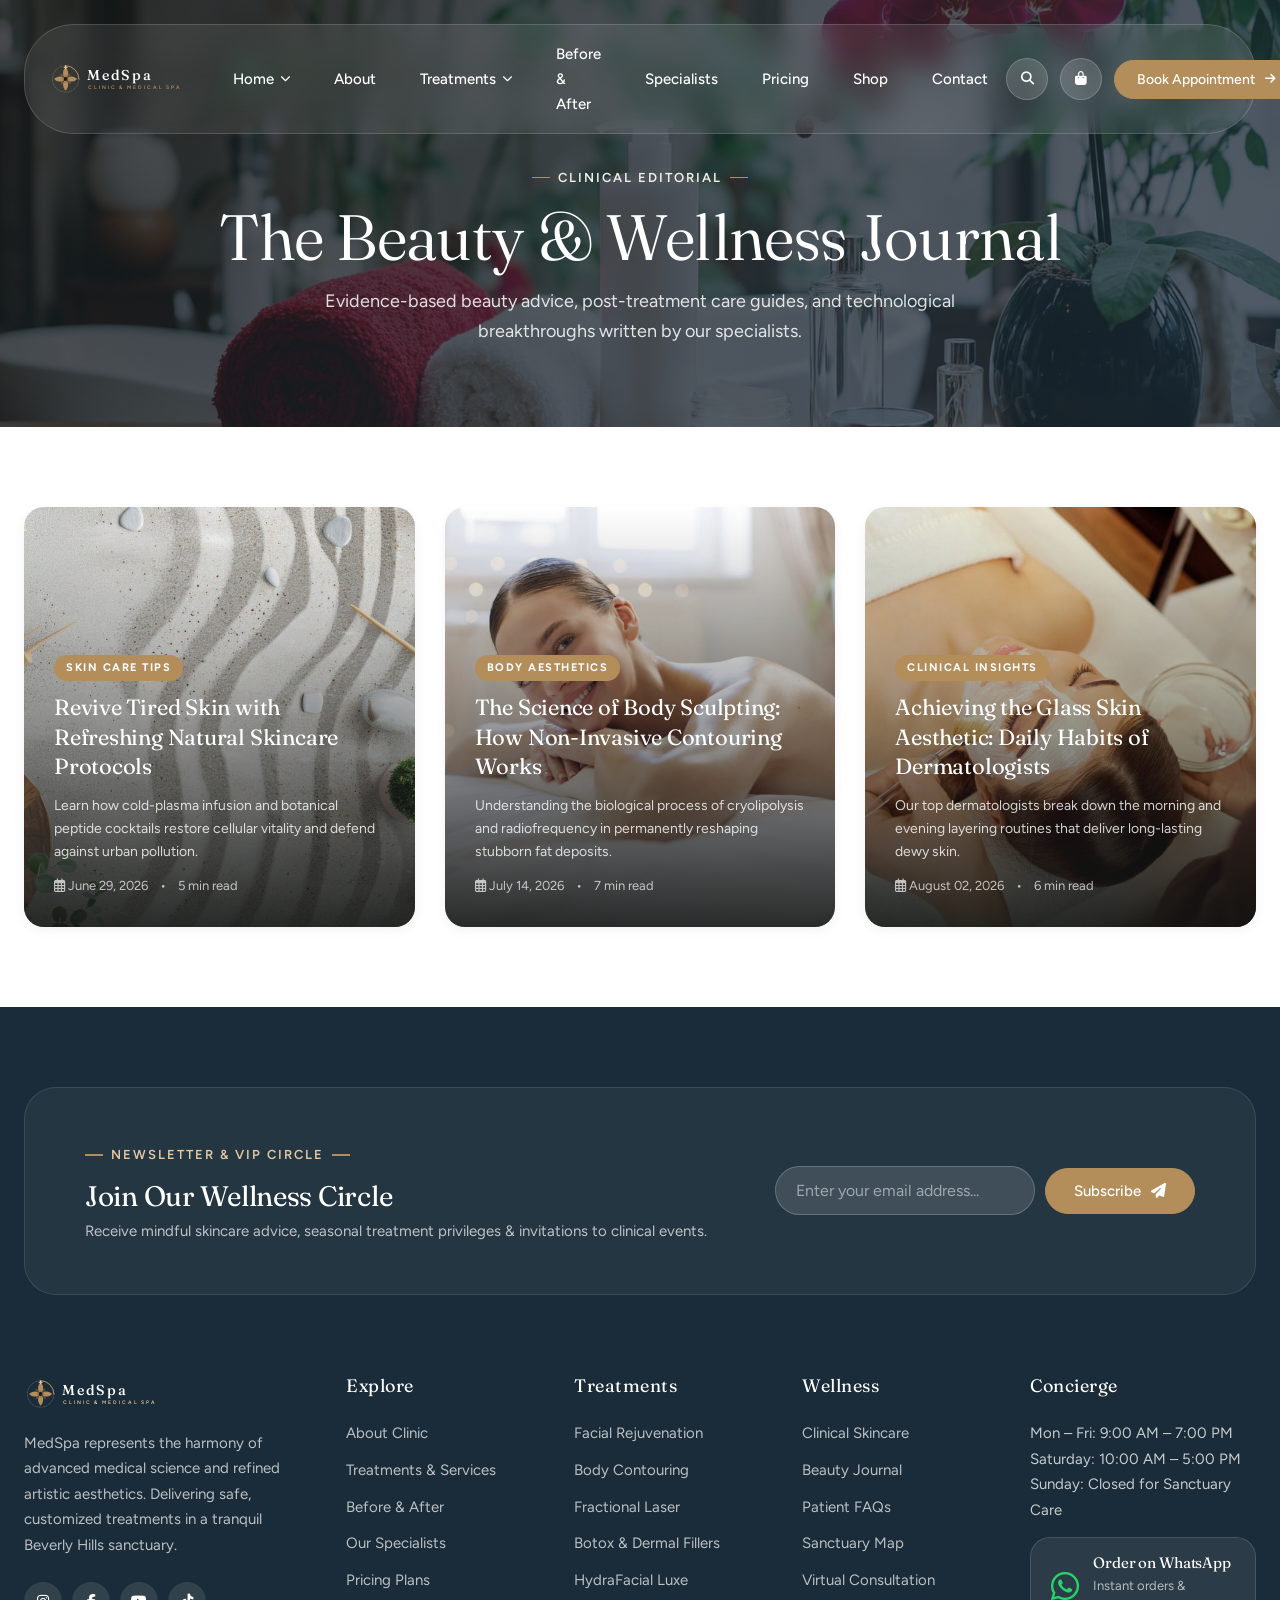
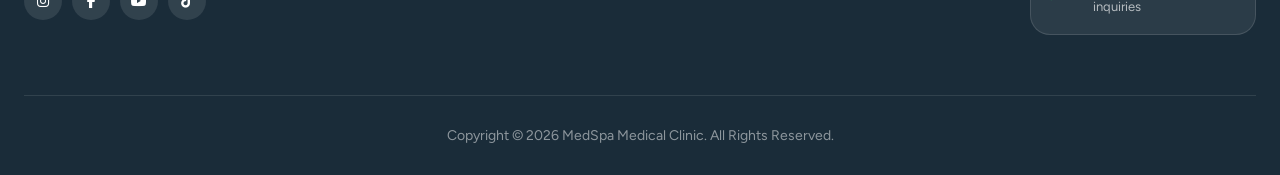
<file: blog.html>
<!DOCTYPE html>
<html lang="en">
<head>
  <meta charset="UTF-8">
  <meta name="viewport" content="width=device-width, initial-scale=1.0">
  <title>Beauty Journal &amp; Insights — MedSpa Clinic</title>
  <meta name="description" content="Read clinical skincare advice, treatment guides, and dermatological breakthroughs.">
  <link rel="icon" type="image/svg+xml" href="assets/images/favicon.svg">
  <link rel="stylesheet" href="https://cdnjs.cloudflare.com/ajax/libs/font-awesome/6.5.1/css/all.min.css">
  <link rel="stylesheet" href="assets/css/style.css">
</head>
<body>

  <!-- Header -->
    <!-- ==========================================================================
       Header & Navigation Bar
       ========================================================================== -->
  <header class="ae-header">
    <div class="ae-container">
      <div class="ae-header-inner">
        <!-- Brand Logo -->
        <a href="index.html" class="ae-brand-logo">
          <svg class="ae-logo" style="height:38px" viewBox="0 0 280 64" role="img" aria-label="MedSpa — Clinic &amp; Medical Spa" focusable="false"><g class="ae-lg-mark" transform="translate(4 8)"><circle class="ae-lg-ring" cx="24" cy="24" r="22.4"/><circle class="ae-lg-dash" cx="24" cy="24" r="22.4"/><path class="ae-lg-arc" d="M24 1.6A22.4 22.4 0 0 1 46.4 24"/><g class="ae-lg-leaves"><g transform="rotate(45 24 24)"><path class="ae-lg-leaf" d="M24 24C20.8 20.6 20.6 15.4 23.3 11.6 26.9 14.6 27.6 19.9 24 24Z"/></g><g transform="rotate(135 24 24)"><path class="ae-lg-leaf" d="M24 24C20.8 20.6 20.6 15.4 23.3 11.6 26.9 14.6 27.6 19.9 24 24Z"/></g><g transform="rotate(225 24 24)"><path class="ae-lg-leaf" d="M24 24C20.8 20.6 20.6 15.4 23.3 11.6 26.9 14.6 27.6 19.9 24 24Z"/></g><g transform="rotate(315 24 24)"><path class="ae-lg-leaf" d="M24 24C20.8 20.6 20.6 15.4 23.3 11.6 26.9 14.6 27.6 19.9 24 24Z"/></g></g><g class="ae-lg-petals"><g transform="rotate(0 24 24)"><path class="ae-lg-petal" d="M24 24C18.3 18.4 18.3 10.2 24 4.4 29.7 10.2 29.7 18.4 24 24Z"/></g><g transform="rotate(90 24 24)"><path class="ae-lg-petal" d="M24 24C18.3 18.4 18.3 10.2 24 4.4 29.7 10.2 29.7 18.4 24 24Z"/></g><g transform="rotate(180 24 24)"><path class="ae-lg-petal" d="M24 24C18.3 18.4 18.3 10.2 24 4.4 29.7 10.2 29.7 18.4 24 24Z"/></g><g transform="rotate(270 24 24)"><path class="ae-lg-petal" d="M24 24C18.3 18.4 18.3 10.2 24 4.4 29.7 10.2 29.7 18.4 24 24Z"/></g></g><circle class="ae-lg-halo" cx="24" cy="24" r="6.2"/><circle class="ae-lg-core" cx="24" cy="24" r="3.2"/><g class="ae-lg-orbit"><path class="ae-lg-spark" d="M24 0.2 25.25 3.05 28.1 4.3 25.25 5.55 24 8.4 22.75 5.55 19.9 4.3 22.75 3.05Z"/></g></g><text class="ae-lg-name" x="64" y="34">MedSpa</text><text class="ae-lg-sub" x="66" y="48">CLINIC &amp; MEDICAL SPA</text></svg>
        </a>

        <!-- Desktop Navigation -->
        <nav class="ae-nav" aria-label="Main Navigation">
          <ul class="ae-nav-list">
            <li class="ae-nav-item">
              <a href="index.html" class="ae-nav-link">Home <i class="fas fa-chevron-down" style="font-size: 0.65rem;"></i></a>
              <div class="ae-dropdown">
                <a href="index.html" class="ae-dropdown-link">Home Flagship</a>
                <a href="index.html#silhouette" class="ae-dropdown-link">Body Contouring</a>
                <a href="index.html#beforeAfter" class="ae-dropdown-link">Transformations</a>
                <a href="index.html#treatments" class="ae-dropdown-link">Treatments Grid</a>
              </div>
            </li>
            <li class="ae-nav-item">
              <a href="about-us.html" class="ae-nav-link">About</a>
            </li>
            <li class="ae-nav-item">
              <a href="treatments.html" class="ae-nav-link">Treatments <i class="fas fa-chevron-down" style="font-size: 0.65rem;"></i></a>
              <div class="ae-dropdown">
                <a href="treatments.html" class="ae-dropdown-link">All Procedures</a>
                <a href="treatments.html#facial" class="ae-dropdown-link">Facial Rejuvenation</a>
                <a href="treatments.html#body" class="ae-dropdown-link">Body Sculpting</a>
                <a href="treatments.html#laser" class="ae-dropdown-link">Laser Therapy</a>
                <a href="treatments.html#injectables" class="ae-dropdown-link">Neuromodulators &amp; Fillers</a>
              </div>
            </li>
            <li class="ae-nav-item">
              <a href="before-after.html" class="ae-nav-link">Before &amp; After</a>
            </li>
            <li class="ae-nav-item">
              <a href="doctors.html" class="ae-nav-link">Specialists</a>
            </li>
            <li class="ae-nav-item">
              <a href="pricing.html" class="ae-nav-link">Pricing</a>
            </li>
            <li class="ae-nav-item">
              <a href="shop.html" class="ae-nav-link">Shop</a>
            </li>
            <li class="ae-nav-item">
              <a href="contact.html" class="ae-nav-link">Contact</a>
            </li>
          </ul>
        </nav>

        <!-- Header Actions -->
        <div class="ae-header-actions">
          <button class="ae-action-btn ae-search-toggle-btn" title="Search Clinic">
            <i class="fas fa-search"></i>
          </button>
          <button class="ae-action-btn ae-cart-toggle-btn" title="Shopping Bag">
            <i class="fas fa-shopping-bag"></i>
            <span class="ae-badge-count" style="display: none;">0</span>
          </button>
          <button class="ae-btn ae-btn-primary ae-header-cta ae-open-booking-btn">
            Book Appointment <i class="fas fa-arrow-right" style="font-size: 0.75rem;"></i>
          </button>
          <button class="ae-menu-toggle" id="mobileMenuBtn" aria-label="Toggle Navigation">
            <i class="fas fa-bars"></i>
          </button>
        </div>
      </div>
    </div>
  </header>

  <!-- Mobile Offcanvas Drawer -->
  <div class="ae-drawer-backdrop" id="mobileDrawer">
    <div class="ae-drawer" style="max-width: 320px;">
      <div class="ae-drawer-header">
        <svg class="ae-logo" style="height:32px" viewBox="0 0 280 64" role="img" aria-label="MedSpa — Clinic &amp; Medical Spa" focusable="false"><g class="ae-lg-mark" transform="translate(4 8)"><circle class="ae-lg-ring" cx="24" cy="24" r="22.4"/><circle class="ae-lg-dash" cx="24" cy="24" r="22.4"/><path class="ae-lg-arc" d="M24 1.6A22.4 22.4 0 0 1 46.4 24"/><g class="ae-lg-leaves"><g transform="rotate(45 24 24)"><path class="ae-lg-leaf" d="M24 24C20.8 20.6 20.6 15.4 23.3 11.6 26.9 14.6 27.6 19.9 24 24Z"/></g><g transform="rotate(135 24 24)"><path class="ae-lg-leaf" d="M24 24C20.8 20.6 20.6 15.4 23.3 11.6 26.9 14.6 27.6 19.9 24 24Z"/></g><g transform="rotate(225 24 24)"><path class="ae-lg-leaf" d="M24 24C20.8 20.6 20.6 15.4 23.3 11.6 26.9 14.6 27.6 19.9 24 24Z"/></g><g transform="rotate(315 24 24)"><path class="ae-lg-leaf" d="M24 24C20.8 20.6 20.6 15.4 23.3 11.6 26.9 14.6 27.6 19.9 24 24Z"/></g></g><g class="ae-lg-petals"><g transform="rotate(0 24 24)"><path class="ae-lg-petal" d="M24 24C18.3 18.4 18.3 10.2 24 4.4 29.7 10.2 29.7 18.4 24 24Z"/></g><g transform="rotate(90 24 24)"><path class="ae-lg-petal" d="M24 24C18.3 18.4 18.3 10.2 24 4.4 29.7 10.2 29.7 18.4 24 24Z"/></g><g transform="rotate(180 24 24)"><path class="ae-lg-petal" d="M24 24C18.3 18.4 18.3 10.2 24 4.4 29.7 10.2 29.7 18.4 24 24Z"/></g><g transform="rotate(270 24 24)"><path class="ae-lg-petal" d="M24 24C18.3 18.4 18.3 10.2 24 4.4 29.7 10.2 29.7 18.4 24 24Z"/></g></g><circle class="ae-lg-halo" cx="24" cy="24" r="6.2"/><circle class="ae-lg-core" cx="24" cy="24" r="3.2"/><g class="ae-lg-orbit"><path class="ae-lg-spark" d="M24 0.2 25.25 3.05 28.1 4.3 25.25 5.55 24 8.4 22.75 5.55 19.9 4.3 22.75 3.05Z"/></g></g><text class="ae-lg-name" x="64" y="34">MedSpa</text><text class="ae-lg-sub" x="66" y="48">CLINIC &amp; MEDICAL SPA</text></svg>
        <button class="ae-modal-close-btn" id="mobileDrawerClose"><i class="fas fa-times"></i></button>
      </div>
      <div class="ae-drawer-body">
        <ul style="display: flex; flex-direction: column; gap: 16px; font-size: 1.0625rem; font-weight: 500;">
          <li><a href="index.html">Home</a></li>
          <li><a href="about-us.html">About Clinic</a></li>
          <li><a href="treatments.html">Treatments &amp; Procedures</a></li>
          <li><a href="before-after.html">Before &amp; After Gallery</a></li>
          <li><a href="doctors.html">Our Specialists</a></li>
          <li><a href="pricing.html">Pricing &amp; Packages</a></li>
          <li><a href="shop.html">Skincare Shop</a></li>
          <li><a href="blog.html">Beauty Journal</a></li>
          <li><a href="contact.html">Contact Us</a></li>
        </ul>
        <div style="margin-top: 36px; padding-top: 24px; border-top: 1px solid var(--ae-border);">
          <div style="font-size: 0.8125rem; color: var(--ae-text-muted); margin-bottom: 6px;">Concierge Line:</div>
          <a href="tel:+18005552345" style="font-size: 1.125rem; font-weight: 600; color: var(--ae-secondary);">+1 (800) 555-2345</a>
          <button class="ae-btn ae-btn-primary ae-open-booking-btn" style="width: 100%; margin-top: 20px;">
            Book Consultation
          </button>
        </div>
      </div>
    </div>
  </div>


  <!-- Banner -->
  <section style="background: url('assets/images/page-banner.jpg') center/cover no-repeat; padding: 160px 0 80px; position: relative;">
    <div style="position: absolute; inset: 0; background: linear-gradient(135deg, rgba(20,22,21,0.75), rgba(26,44,57,0.7));"></div>
    <div class="ae-container" style="position: relative; z-index: 2; color: var(--ae-white); text-align: center;">
      <span class="ae-sub-title" style="color: #F5EFE6;">CLINICAL EDITORIAL</span>
      <h1 class="ae-heading-xl" style="color: var(--ae-white); margin-bottom: 12px;">The Beauty &amp; Wellness Journal</h1>
      <p class="ae-text-lead" style="color: rgba(255,255,255,0.85); max-width: 640px; margin: 0 auto;">Evidence-based beauty advice, post-treatment care guides, and technological breakthroughs written by our specialists.</p>
    </div>
  </section>

  <!-- Articles Grid -->
  <section style="padding: 80px 0; background: var(--ae-white);">
    <div class="ae-container">
      <div class="ae-blog-grid">
        <article class="ae-blog-card">
          <img src="assets/images/blog-1.jpg" alt="Natural Skincare Products">
          <div class="ae-blog-content">
            <span class="ae-blog-category">Skin Care Tips</span>
            <h3 class="ae-blog-title"><a href="#">Revive Tired Skin with Refreshing Natural Skincare Protocols</a></h3>
            <p style="font-size: 0.875rem; color: rgba(255,255,255,0.8); margin-bottom: 12px;">Learn how cold-plasma infusion and botanical peptide cocktails restore cellular vitality and defend against urban pollution.</p>
            <div class="ae-blog-meta">
              <span><i class="far fa-calendar-alt"></i> June 29, 2026</span>
              <span>•</span>
              <span>5 min read</span>
            </div>
          </div>
        </article>

        <article class="ae-blog-card">
          <img src="assets/images/blog-2.jpg" alt="Body Sculpting Insights">
          <div class="ae-blog-content">
            <span class="ae-blog-category">Body Aesthetics</span>
            <h3 class="ae-blog-title"><a href="#">The Science of Body Sculpting: How Non-Invasive Contouring Works</a></h3>
            <p style="font-size: 0.875rem; color: rgba(255,255,255,0.8); margin-bottom: 12px;">Understanding the biological process of cryolipolysis and radiofrequency in permanently reshaping stubborn fat deposits.</p>
            <div class="ae-blog-meta">
              <span><i class="far fa-calendar-alt"></i> July 14, 2026</span>
              <span>•</span>
              <span>7 min read</span>
            </div>
          </div>
        </article>

        <article class="ae-blog-card">
          <img src="assets/images/blog-3.jpg" alt="Daily Habits of Dermatologists">
          <div class="ae-blog-content">
            <span class="ae-blog-category">Clinical Insights</span>
            <h3 class="ae-blog-title"><a href="#">Achieving the Glass Skin Aesthetic: Daily Habits of Dermatologists</a></h3>
            <p style="font-size: 0.875rem; color: rgba(255,255,255,0.8); margin-bottom: 12px;">Our top dermatologists break down the morning and evening layering routines that deliver long-lasting dewy skin.</p>
            <div class="ae-blog-meta">
              <span><i class="far fa-calendar-alt"></i> August 02, 2026</span>
              <span>•</span>
              <span>6 min read</span>
            </div>
          </div>
        </article>
      </div>
    </div>
  </section>

  <!-- ==========================================================================
       Footer Section
       ========================================================================== -->
  <footer class="ae-footer">
    <div class="ae-container">
      <!-- Newsletter Bar -->
      <div class="ae-newsletter-box">
        <div class="ae-newsletter-text">
          <span class="ae-sub-title" style="color: #E4C89F;">NEWSLETTER &amp; VIP CIRCLE</span>
          <h3 class="ae-heading-md">Join Our Wellness Circle</h3>
          <p>Receive mindful skincare advice, seasonal treatment privileges &amp; invitations to clinical events.</p>
        </div>
        <form class="ae-newsletter-form" id="newsletterForm">
          <input type="email" id="newsletterEmail" class="ae-input" placeholder="Enter your email address..." required style="background: rgba(255, 255, 255, 0.12);">
          <button type="submit" class="ae-btn ae-btn-primary" style="white-space: nowrap;">
            Subscribe <i class="fas fa-paper-plane"></i>
          </button>
        </form>
      </div>

      <!-- Main Columns -->
      <div class="ae-footer-grid">
        <!-- Brand Col -->
        <div class="ae-footer-col">
          <svg class="ae-logo ae-logo--light" style="height:38px" viewBox="0 0 280 64" role="img" aria-label="MedSpa — Clinic &amp; Medical Spa" focusable="false"><g class="ae-lg-mark" transform="translate(4 8)"><circle class="ae-lg-ring" cx="24" cy="24" r="22.4"/><circle class="ae-lg-dash" cx="24" cy="24" r="22.4"/><path class="ae-lg-arc" d="M24 1.6A22.4 22.4 0 0 1 46.4 24"/><g class="ae-lg-leaves"><g transform="rotate(45 24 24)"><path class="ae-lg-leaf" d="M24 24C20.8 20.6 20.6 15.4 23.3 11.6 26.9 14.6 27.6 19.9 24 24Z"/></g><g transform="rotate(135 24 24)"><path class="ae-lg-leaf" d="M24 24C20.8 20.6 20.6 15.4 23.3 11.6 26.9 14.6 27.6 19.9 24 24Z"/></g><g transform="rotate(225 24 24)"><path class="ae-lg-leaf" d="M24 24C20.8 20.6 20.6 15.4 23.3 11.6 26.9 14.6 27.6 19.9 24 24Z"/></g><g transform="rotate(315 24 24)"><path class="ae-lg-leaf" d="M24 24C20.8 20.6 20.6 15.4 23.3 11.6 26.9 14.6 27.6 19.9 24 24Z"/></g></g><g class="ae-lg-petals"><g transform="rotate(0 24 24)"><path class="ae-lg-petal" d="M24 24C18.3 18.4 18.3 10.2 24 4.4 29.7 10.2 29.7 18.4 24 24Z"/></g><g transform="rotate(90 24 24)"><path class="ae-lg-petal" d="M24 24C18.3 18.4 18.3 10.2 24 4.4 29.7 10.2 29.7 18.4 24 24Z"/></g><g transform="rotate(180 24 24)"><path class="ae-lg-petal" d="M24 24C18.3 18.4 18.3 10.2 24 4.4 29.7 10.2 29.7 18.4 24 24Z"/></g><g transform="rotate(270 24 24)"><path class="ae-lg-petal" d="M24 24C18.3 18.4 18.3 10.2 24 4.4 29.7 10.2 29.7 18.4 24 24Z"/></g></g><circle class="ae-lg-halo" cx="24" cy="24" r="6.2"/><circle class="ae-lg-core" cx="24" cy="24" r="3.2"/><g class="ae-lg-orbit"><path class="ae-lg-spark" d="M24 0.2 25.25 3.05 28.1 4.3 25.25 5.55 24 8.4 22.75 5.55 19.9 4.3 22.75 3.05Z"/></g></g><text class="ae-lg-name" x="64" y="34">MedSpa</text><text class="ae-lg-sub" x="66" y="48">CLINIC &amp; MEDICAL SPA</text></svg>
          <p class="ae-footer-brand-desc">MedSpa represents the harmony of advanced medical science and refined artistic aesthetics. Delivering safe, customized treatments in a tranquil Beverly Hills sanctuary.</p>
          <div class="ae-footer-socials">
            <a href="https://instagram.com" class="ae-social-btn" aria-label="Instagram"><i class="fab fa-instagram"></i></a>
            <a href="https://facebook.com" class="ae-social-btn" aria-label="Facebook"><i class="fab fa-facebook-f"></i></a>
            <a href="https://youtube.com" class="ae-social-btn" aria-label="YouTube"><i class="fab fa-youtube"></i></a>
            <a href="https://tiktok.com" class="ae-social-btn" aria-label="TikTok"><i class="fab fa-tiktok"></i></a>
          </div>
        </div>

        <!-- Explore -->
        <div class="ae-footer-col">
          <h4>Explore</h4>
          <div class="ae-footer-links">
            <a href="about-us.html" class="ae-footer-link">About Clinic</a>
            <a href="treatments.html" class="ae-footer-link">Treatments &amp; Services</a>
            <a href="before-after.html" class="ae-footer-link">Before &amp; After</a>
            <a href="doctors.html" class="ae-footer-link">Our Specialists</a>
            <a href="pricing.html" class="ae-footer-link">Pricing Plans</a>
          </div>
        </div>

        <!-- Specialty Procedures -->
        <div class="ae-footer-col">
          <h4>Treatments</h4>
          <div class="ae-footer-links">
            <a href="treatments.html#facial" class="ae-footer-link">Facial Rejuvenation</a>
            <a href="treatments.html#body" class="ae-footer-link">Body Contouring</a>
            <a href="treatments.html#laser" class="ae-footer-link">Fractional Laser</a>
            <a href="treatments.html#injectables" class="ae-footer-link">Botox &amp; Dermal Fillers</a>
            <a href="treatments.html#hydrafacial" class="ae-footer-link">HydraFacial Luxe</a>
          </div>
        </div>

        <!-- Wellness -->
        <div class="ae-footer-col">
          <h4>Wellness</h4>
          <div class="ae-footer-links">
            <a href="shop.html" class="ae-footer-link">Clinical Skincare</a>
            <a href="blog.html" class="ae-footer-link">Beauty Journal</a>
            <a href="#faq" class="ae-footer-link">Patient FAQs</a>
            <a href="contact.html" class="ae-footer-link">Sanctuary Map</a>
            <a href="#appointment" class="ae-footer-link">Virtual Consultation</a>
          </div>
        </div>

        <!-- Operating Hours & WhatsApp -->
        <div class="ae-footer-col">
          <h4>Concierge</h4>
          <div style="font-size: 0.9375rem; color: rgba(255, 255, 255, 0.75); line-height: 1.7; margin-bottom: 14px;">
            <div>Mon – Fri: 9:00 AM – 7:00 PM</div>
            <div>Saturday: 10:00 AM – 5:00 PM</div>
            <div>Sunday: Closed for Sanctuary Care</div>
          </div>
          <a href="#" class="ae-whatsapp-card" id="footerWhatsappTrigger">
            <i class="fab fa-whatsapp ae-whatsapp-icon"></i>
            <div class="ae-whatsapp-text">
              <h6>Order on WhatsApp</h6>
              <p>Instant orders &amp; inquiries</p>
            </div>
          </a>
        </div>
      </div>

      <!-- Copyright Bottom Bar -->
      <div class="ae-footer-bottom">
        <div>Copyright &copy; 2026 MedSpa Medical Clinic. All Rights Reserved.</div>
      </div>
    </div>
  </footer>

  <!-- ==========================================================================
       Interactive Modals & Slide-out Drawers
       ========================================================================== -->

  <!-- Slide-out Shopping Bag Drawer -->
  <div class="ae-drawer-backdrop" id="cartDrawer">
    <div class="ae-drawer">
      <div class="ae-drawer-header">
        <h4 style="font-size: 1.25rem;"><i class="fas fa-shopping-bag" style="color: var(--ae-primary); margin-right: 8px;"></i> Your Skincare Bag</h4>
        <button class="ae-modal-close-btn" id="cartDrawerClose"><i class="fas fa-times"></i></button>
      </div>
      <div class="ae-drawer-body" id="cartItemsList">
        <!-- Rendered by JS -->
      </div>
      <div class="ae-drawer-footer">
        <div style="display: flex; justify-content: space-between; align-items: baseline; margin-bottom: 18px;">
          <span style="font-size: 1rem; color: var(--ae-text-muted);">Estimated Subtotal</span>
          <span style="font-size: 1.5rem; font-weight: 600; color: var(--ae-secondary);" id="cartSubtotal">$0.00</span>
        </div>
        <p style="font-size: 0.8125rem; color: var(--ae-text-muted); margin-bottom: 18px;">Complimentary clinical express shipping &amp; two deluxe treatment samples included with all orders over $75.</p>
        <button class="ae-btn ae-btn-primary" id="cartCheckoutBtn" style="width: 100%; padding: 14px;">
          Proceed to Checkout <i class="fas fa-lock" style="font-size: 0.75rem;"></i>
        </button>
      </div>
    </div>
  </div>

  <!-- Book Appointment Modal -->
  <div class="ae-modal-backdrop" id="appointmentModal">
    <div class="ae-modal-card">
      <button class="ae-modal-close-btn" id="appointmentModalClose"><i class="fas fa-times"></i></button>
      <span class="ae-sub-title">APPOINTMENT SCHEDULING</span>
      <h3 class="ae-heading-md" style="margin-bottom: 8px;">Book Your Aesthetic Consultation</h3>
      <p style="font-size: 0.9375rem; color: var(--ae-text-muted); margin-bottom: 24px;">Select your preferred procedure, specialist, and time. Our concierge will confirm your sanctuary reservation immediately.</p>

      <form id="appointmentForm">
        <div class="ae-form-grid">
          <div class="ae-form-group">
            <label class="ae-form-label" style="color: var(--ae-secondary);">First Name *</label>
            <input type="text" name="firstName" class="ae-input" placeholder="Eleanor" required style="background: var(--ae-bg-light); border-color: var(--ae-border); color: var(--ae-secondary);">
          </div>
          <div class="ae-form-group">
            <label class="ae-form-label" style="color: var(--ae-secondary);">Last Name *</label>
            <input type="text" name="lastName" class="ae-input" placeholder="Vance" required style="background: var(--ae-bg-light); border-color: var(--ae-border); color: var(--ae-secondary);">
          </div>
          <div class="ae-form-group">
            <label class="ae-form-label" style="color: var(--ae-secondary);">Email Address *</label>
            <input type="email" name="email" class="ae-input" placeholder="eleanor@example.com" required style="background: var(--ae-bg-light); border-color: var(--ae-border); color: var(--ae-secondary);">
          </div>
          <div class="ae-form-group">
            <label class="ae-form-label" style="color: var(--ae-secondary);">Phone Number *</label>
            <input type="tel" name="phone" class="ae-input" placeholder="+1 (555) 000-0000" required style="background: var(--ae-bg-light); border-color: var(--ae-border); color: var(--ae-secondary);">
          </div>
          <div class="ae-form-group full-width">
            <label class="ae-form-label" style="color: var(--ae-secondary);">Select Treatment Procedure *</label>
            <select name="treatment" id="appointmentTreatment" class="ae-input" required style="background: var(--ae-bg-light); border-color: var(--ae-border); color: var(--ae-secondary);">
              <!-- Rendered by JS -->
            </select>
          </div>
          <div class="ae-form-group full-width">
            <label class="ae-form-label" style="color: var(--ae-secondary);">Preferred Specialist</label>
            <select name="doctor" id="appointmentDoctor" class="ae-input" style="background: var(--ae-bg-light); border-color: var(--ae-border); color: var(--ae-secondary);">
              <!-- Rendered by JS -->
            </select>
          </div>
          <div class="ae-form-group">
            <label class="ae-form-label" style="color: var(--ae-secondary);">Preferred Date</label>
            <input type="date" name="date" class="ae-input" style="background: var(--ae-bg-light); border-color: var(--ae-border); color: var(--ae-secondary);">
          </div>
          <div class="ae-form-group">
            <label class="ae-form-label" style="color: var(--ae-secondary);">Preferred Time Slot</label>
            <select name="time" class="ae-input" style="background: var(--ae-bg-light); border-color: var(--ae-border); color: var(--ae-secondary);">
              <option value="Morning (9:00 AM - 12:00 PM)">Morning (9:00 AM - 12:00 PM)</option>
              <option value="Early Afternoon (12:00 PM - 3:00 PM)">Early Afternoon (12:00 PM - 3:00 PM)</option>
              <option value="Late Afternoon (3:00 PM - 6:00 PM)">Late Afternoon (3:00 PM - 6:00 PM)</option>
            </select>
          </div>
          <div class="ae-form-group full-width">
            <label class="ae-form-label" style="color: var(--ae-secondary);">Medical / Aesthetic Notes</label>
            <textarea name="notes" class="ae-input" placeholder="Any previous procedures or allergies we should know about..." style="background: var(--ae-bg-light); border-color: var(--ae-border); color: var(--ae-secondary); min-height: 80px;"></textarea>
          </div>
        </div>
        <button type="submit" class="ae-btn ae-btn-primary" style="width: 100%; padding: 14px; margin-top: 10px;">
          Confirm Booking Request <i class="fas fa-calendar-check"></i>
        </button>
      </form>
    </div>
  </div>

  <!-- Quick View Product Modal -->
  <div class="ae-modal-backdrop" id="quickViewModal">
    <div class="ae-modal-card" style="max-width: 820px;">
      <button class="ae-modal-close-btn" id="quickViewClose"><i class="fas fa-times"></i></button>
      <div id="quickViewBody">
        <!-- Rendered by JS -->
      </div>
    </div>
  </div>

  <!-- Live Search Modal -->
  <div class="ae-modal-backdrop" id="searchModal">
    <div class="ae-modal-card" style="max-width: 620px;">
      <button class="ae-modal-close-btn" id="searchModalClose"><i class="fas fa-times"></i></button>
      <span class="ae-sub-title">INSTANT SEARCH</span>
      <h3 class="ae-heading-md" style="margin-bottom: 14px;">Search Procedures &amp; Skincare</h3>
      <div style="position: relative; margin-bottom: 20px;">
        <i class="fas fa-search" style="position: absolute; left: 18px; top: 50%; transform: translateY(-50%); color: var(--ae-text-muted);"></i>
        <input type="text" id="searchInput" class="ae-input" placeholder="e.g. HydraFacial, Laser, Serum, Contouring..." style="padding-left: 48px; background: var(--ae-bg-light); border-color: var(--ae-border); color: var(--ae-secondary);">
      </div>
      <div id="searchResults" style="max-height: 380px; overflow-y: auto;">
        <div style="text-align: center; color: var(--ae-text-muted); padding: 30px;">
          Type at least 2 characters to search treatments and skincare essentials...
        </div>
      </div>
    </div>
  </div>

  <!-- Back to Top Button -->
  <button class="ae-back-to-top" aria-label="Back to top">
    <i class="fas fa-chevron-up"></i>
  </button>

  <!-- Core Scripts -->
  <script src="assets/js/data.js"></script>
  <script src="assets/js/app.js"></script>
</body>
</html>
</file>
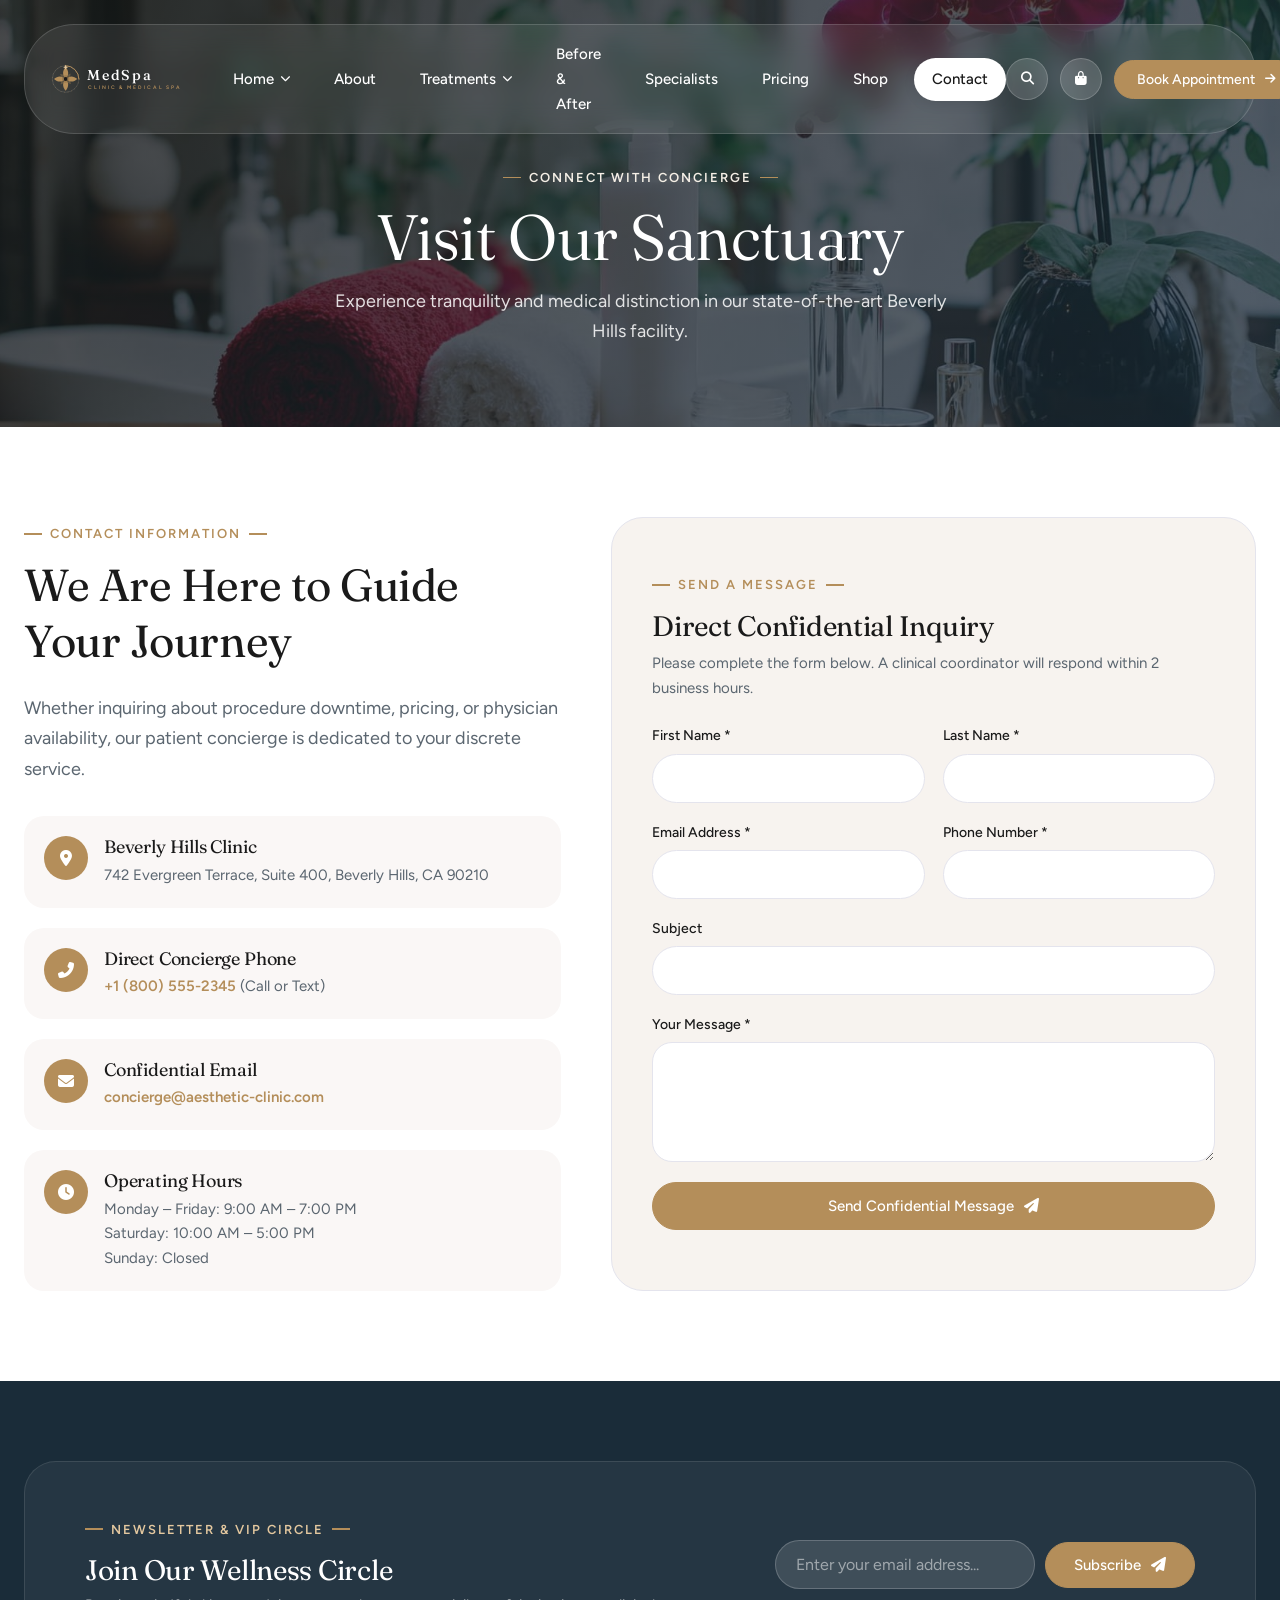
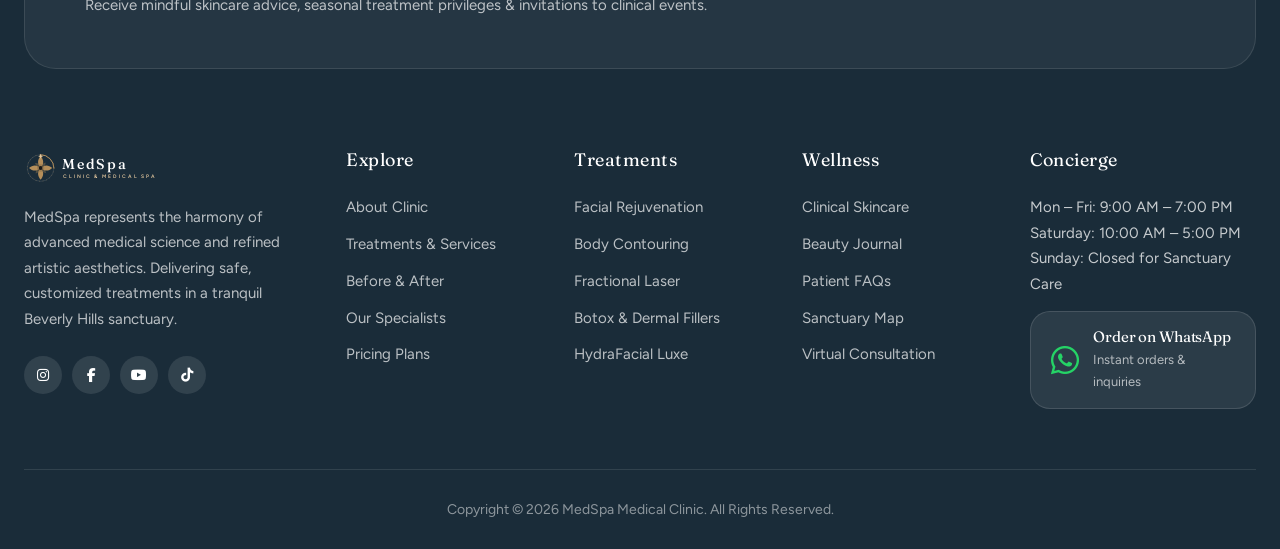
<file: contact.html>
<!DOCTYPE html>
<html lang="en">
<head>
  <meta charset="UTF-8">
  <meta name="viewport" content="width=device-width, initial-scale=1.0">
  <title>Contact &amp; Sanctuary Location — MedSpa Clinic</title>
  <meta name="description" content="Visit our Beverly Hills MedSpa sanctuary or get in touch with our patient concierge.">
  <link rel="icon" type="image/svg+xml" href="assets/images/favicon.svg">
  <link rel="stylesheet" href="https://cdnjs.cloudflare.com/ajax/libs/font-awesome/6.5.1/css/all.min.css">
  <link rel="stylesheet" href="assets/css/style.css">
</head>
<body>

  <!-- Header -->
    <!-- ==========================================================================
       Header & Navigation Bar
       ========================================================================== -->
  <header class="ae-header">
    <div class="ae-container">
      <div class="ae-header-inner">
        <!-- Brand Logo -->
        <a href="index.html" class="ae-brand-logo">
          <svg class="ae-logo" style="height:38px" viewBox="0 0 280 64" role="img" aria-label="MedSpa — Clinic &amp; Medical Spa" focusable="false"><g class="ae-lg-mark" transform="translate(4 8)"><circle class="ae-lg-ring" cx="24" cy="24" r="22.4"/><circle class="ae-lg-dash" cx="24" cy="24" r="22.4"/><path class="ae-lg-arc" d="M24 1.6A22.4 22.4 0 0 1 46.4 24"/><g class="ae-lg-leaves"><g transform="rotate(45 24 24)"><path class="ae-lg-leaf" d="M24 24C20.8 20.6 20.6 15.4 23.3 11.6 26.9 14.6 27.6 19.9 24 24Z"/></g><g transform="rotate(135 24 24)"><path class="ae-lg-leaf" d="M24 24C20.8 20.6 20.6 15.4 23.3 11.6 26.9 14.6 27.6 19.9 24 24Z"/></g><g transform="rotate(225 24 24)"><path class="ae-lg-leaf" d="M24 24C20.8 20.6 20.6 15.4 23.3 11.6 26.9 14.6 27.6 19.9 24 24Z"/></g><g transform="rotate(315 24 24)"><path class="ae-lg-leaf" d="M24 24C20.8 20.6 20.6 15.4 23.3 11.6 26.9 14.6 27.6 19.9 24 24Z"/></g></g><g class="ae-lg-petals"><g transform="rotate(0 24 24)"><path class="ae-lg-petal" d="M24 24C18.3 18.4 18.3 10.2 24 4.4 29.7 10.2 29.7 18.4 24 24Z"/></g><g transform="rotate(90 24 24)"><path class="ae-lg-petal" d="M24 24C18.3 18.4 18.3 10.2 24 4.4 29.7 10.2 29.7 18.4 24 24Z"/></g><g transform="rotate(180 24 24)"><path class="ae-lg-petal" d="M24 24C18.3 18.4 18.3 10.2 24 4.4 29.7 10.2 29.7 18.4 24 24Z"/></g><g transform="rotate(270 24 24)"><path class="ae-lg-petal" d="M24 24C18.3 18.4 18.3 10.2 24 4.4 29.7 10.2 29.7 18.4 24 24Z"/></g></g><circle class="ae-lg-halo" cx="24" cy="24" r="6.2"/><circle class="ae-lg-core" cx="24" cy="24" r="3.2"/><g class="ae-lg-orbit"><path class="ae-lg-spark" d="M24 0.2 25.25 3.05 28.1 4.3 25.25 5.55 24 8.4 22.75 5.55 19.9 4.3 22.75 3.05Z"/></g></g><text class="ae-lg-name" x="64" y="34">MedSpa</text><text class="ae-lg-sub" x="66" y="48">CLINIC &amp; MEDICAL SPA</text></svg>
        </a>

        <!-- Desktop Navigation -->
        <nav class="ae-nav" aria-label="Main Navigation">
          <ul class="ae-nav-list">
            <li class="ae-nav-item">
              <a href="index.html" class="ae-nav-link">Home <i class="fas fa-chevron-down" style="font-size: 0.65rem;"></i></a>
              <div class="ae-dropdown">
                <a href="index.html" class="ae-dropdown-link">Home Flagship</a>
                <a href="index.html#silhouette" class="ae-dropdown-link">Body Contouring</a>
                <a href="index.html#beforeAfter" class="ae-dropdown-link">Transformations</a>
                <a href="index.html#treatments" class="ae-dropdown-link">Treatments Grid</a>
              </div>
            </li>
            <li class="ae-nav-item">
              <a href="about-us.html" class="ae-nav-link">About</a>
            </li>
            <li class="ae-nav-item">
              <a href="treatments.html" class="ae-nav-link">Treatments <i class="fas fa-chevron-down" style="font-size: 0.65rem;"></i></a>
              <div class="ae-dropdown">
                <a href="treatments.html" class="ae-dropdown-link">All Procedures</a>
                <a href="treatments.html#facial" class="ae-dropdown-link">Facial Rejuvenation</a>
                <a href="treatments.html#body" class="ae-dropdown-link">Body Sculpting</a>
                <a href="treatments.html#laser" class="ae-dropdown-link">Laser Therapy</a>
                <a href="treatments.html#injectables" class="ae-dropdown-link">Neuromodulators &amp; Fillers</a>
              </div>
            </li>
            <li class="ae-nav-item">
              <a href="before-after.html" class="ae-nav-link">Before &amp; After</a>
            </li>
            <li class="ae-nav-item">
              <a href="doctors.html" class="ae-nav-link">Specialists</a>
            </li>
            <li class="ae-nav-item">
              <a href="pricing.html" class="ae-nav-link">Pricing</a>
            </li>
            <li class="ae-nav-item">
              <a href="shop.html" class="ae-nav-link">Shop</a>
            </li>
            <li class="ae-nav-item active">
              <a href="contact.html" class="ae-nav-link">Contact</a>
            </li>
          </ul>
        </nav>

        <!-- Header Actions -->
        <div class="ae-header-actions">
          <button class="ae-action-btn ae-search-toggle-btn" title="Search Clinic">
            <i class="fas fa-search"></i>
          </button>
          <button class="ae-action-btn ae-cart-toggle-btn" title="Shopping Bag">
            <i class="fas fa-shopping-bag"></i>
            <span class="ae-badge-count" style="display: none;">0</span>
          </button>
          <button class="ae-btn ae-btn-primary ae-header-cta ae-open-booking-btn">
            Book Appointment <i class="fas fa-arrow-right" style="font-size: 0.75rem;"></i>
          </button>
          <button class="ae-menu-toggle" id="mobileMenuBtn" aria-label="Toggle Navigation">
            <i class="fas fa-bars"></i>
          </button>
        </div>
      </div>
    </div>
  </header>

  <!-- Mobile Offcanvas Drawer -->
  <div class="ae-drawer-backdrop" id="mobileDrawer">
    <div class="ae-drawer" style="max-width: 320px;">
      <div class="ae-drawer-header">
        <svg class="ae-logo" style="height:32px" viewBox="0 0 280 64" role="img" aria-label="MedSpa — Clinic &amp; Medical Spa" focusable="false"><g class="ae-lg-mark" transform="translate(4 8)"><circle class="ae-lg-ring" cx="24" cy="24" r="22.4"/><circle class="ae-lg-dash" cx="24" cy="24" r="22.4"/><path class="ae-lg-arc" d="M24 1.6A22.4 22.4 0 0 1 46.4 24"/><g class="ae-lg-leaves"><g transform="rotate(45 24 24)"><path class="ae-lg-leaf" d="M24 24C20.8 20.6 20.6 15.4 23.3 11.6 26.9 14.6 27.6 19.9 24 24Z"/></g><g transform="rotate(135 24 24)"><path class="ae-lg-leaf" d="M24 24C20.8 20.6 20.6 15.4 23.3 11.6 26.9 14.6 27.6 19.9 24 24Z"/></g><g transform="rotate(225 24 24)"><path class="ae-lg-leaf" d="M24 24C20.8 20.6 20.6 15.4 23.3 11.6 26.9 14.6 27.6 19.9 24 24Z"/></g><g transform="rotate(315 24 24)"><path class="ae-lg-leaf" d="M24 24C20.8 20.6 20.6 15.4 23.3 11.6 26.9 14.6 27.6 19.9 24 24Z"/></g></g><g class="ae-lg-petals"><g transform="rotate(0 24 24)"><path class="ae-lg-petal" d="M24 24C18.3 18.4 18.3 10.2 24 4.4 29.7 10.2 29.7 18.4 24 24Z"/></g><g transform="rotate(90 24 24)"><path class="ae-lg-petal" d="M24 24C18.3 18.4 18.3 10.2 24 4.4 29.7 10.2 29.7 18.4 24 24Z"/></g><g transform="rotate(180 24 24)"><path class="ae-lg-petal" d="M24 24C18.3 18.4 18.3 10.2 24 4.4 29.7 10.2 29.7 18.4 24 24Z"/></g><g transform="rotate(270 24 24)"><path class="ae-lg-petal" d="M24 24C18.3 18.4 18.3 10.2 24 4.4 29.7 10.2 29.7 18.4 24 24Z"/></g></g><circle class="ae-lg-halo" cx="24" cy="24" r="6.2"/><circle class="ae-lg-core" cx="24" cy="24" r="3.2"/><g class="ae-lg-orbit"><path class="ae-lg-spark" d="M24 0.2 25.25 3.05 28.1 4.3 25.25 5.55 24 8.4 22.75 5.55 19.9 4.3 22.75 3.05Z"/></g></g><text class="ae-lg-name" x="64" y="34">MedSpa</text><text class="ae-lg-sub" x="66" y="48">CLINIC &amp; MEDICAL SPA</text></svg>
        <button class="ae-modal-close-btn" id="mobileDrawerClose"><i class="fas fa-times"></i></button>
      </div>
      <div class="ae-drawer-body">
        <ul style="display: flex; flex-direction: column; gap: 16px; font-size: 1.0625rem; font-weight: 500;">
          <li><a href="index.html">Home</a></li>
          <li><a href="about-us.html">About Clinic</a></li>
          <li><a href="treatments.html">Treatments &amp; Procedures</a></li>
          <li><a href="before-after.html">Before &amp; After Gallery</a></li>
          <li><a href="doctors.html">Our Specialists</a></li>
          <li><a href="pricing.html">Pricing &amp; Packages</a></li>
          <li><a href="shop.html">Skincare Shop</a></li>
          <li><a href="blog.html">Beauty Journal</a></li>
          <li><a href="contact.html">Contact Us</a></li>
        </ul>
        <div style="margin-top: 36px; padding-top: 24px; border-top: 1px solid var(--ae-border);">
          <div style="font-size: 0.8125rem; color: var(--ae-text-muted); margin-bottom: 6px;">Concierge Line:</div>
          <a href="tel:+18005552345" style="font-size: 1.125rem; font-weight: 600; color: var(--ae-secondary);">+1 (800) 555-2345</a>
          <button class="ae-btn ae-btn-primary ae-open-booking-btn" style="width: 100%; margin-top: 20px;">
            Book Consultation
          </button>
        </div>
      </div>
    </div>
  </div>


  <!-- Banner -->
  <section style="background: url('assets/images/page-banner.jpg') center/cover no-repeat; padding: 160px 0 80px; position: relative;">
    <div style="position: absolute; inset: 0; background: linear-gradient(135deg, rgba(20,22,21,0.75), rgba(26,44,57,0.7));"></div>
    <div class="ae-container" style="position: relative; z-index: 2; color: var(--ae-white); text-align: center;">
      <span class="ae-sub-title" style="color: #F5EFE6;">CONNECT WITH CONCIERGE</span>
      <h1 class="ae-heading-xl" style="color: var(--ae-white); margin-bottom: 12px;">Visit Our Sanctuary</h1>
      <p class="ae-text-lead" style="color: rgba(255,255,255,0.85); max-width: 640px; margin: 0 auto;">Experience tranquility and medical distinction in our state-of-the-art Beverly Hills facility.</p>
    </div>
  </section>

  <!-- Contact Grid -->
  <section style="padding: 90px 0; background: var(--ae-white);">
    <div class="ae-container">
      <div style="display: grid; grid-template-columns: 1fr 1.2fr; gap: 50px;">
        <!-- Contact Info Cards -->
        <div>
          <span class="ae-sub-title">CONTACT INFORMATION</span>
          <h2 class="ae-heading-lg" style="margin-bottom: 1.5rem;">We Are Here to Guide Your Journey</h2>
          <p class="ae-text-lead" style="margin-bottom: 2rem;">Whether inquiring about procedure downtime, pricing, or physician availability, our patient concierge is dedicated to your discrete service.</p>

          <div style="display: flex; flex-direction: column; gap: 20px;">
            <div style="display: flex; gap: 16px; padding: 20px; background: var(--ae-bg-light); border-radius: var(--ae-radius-md);">
              <div class="ae-quick-icon"><i class="fas fa-map-marker-alt"></i></div>
              <div>
                <h4 style="font-size: 1.125rem; margin-bottom: 4px;">Beverly Hills Clinic</h4>
                <p style="font-size: 0.9375rem; color: var(--ae-text-muted);">742 Evergreen Terrace, Suite 400, Beverly Hills, CA 90210</p>
              </div>
            </div>

            <div style="display: flex; gap: 16px; padding: 20px; background: var(--ae-bg-light); border-radius: var(--ae-radius-md);">
              <div class="ae-quick-icon"><i class="fas fa-phone-alt"></i></div>
              <div>
                <h4 style="font-size: 1.125rem; margin-bottom: 4px;">Direct Concierge Phone</h4>
                <p style="font-size: 0.9375rem; color: var(--ae-text-muted);"><a href="tel:+18005552345" style="color: var(--ae-primary); font-weight: 600;">+1 (800) 555-2345</a> (Call or Text)</p>
              </div>
            </div>

            <div style="display: flex; gap: 16px; padding: 20px; background: var(--ae-bg-light); border-radius: var(--ae-radius-md);">
              <div class="ae-quick-icon"><i class="fas fa-envelope"></i></div>
              <div>
                <h4 style="font-size: 1.125rem; margin-bottom: 4px;">Confidential Email</h4>
                <p style="font-size: 0.9375rem; color: var(--ae-text-muted);"><a href="mailto:concierge@aesthetic-clinic.com" style="color: var(--ae-primary); font-weight: 600;">concierge@aesthetic-clinic.com</a></p>
              </div>
            </div>

            <div style="display: flex; gap: 16px; padding: 20px; background: var(--ae-bg-light); border-radius: var(--ae-radius-md);">
              <div class="ae-quick-icon"><i class="fas fa-clock"></i></div>
              <div>
                <h4 style="font-size: 1.125rem; margin-bottom: 4px;">Operating Hours</h4>
                <p style="font-size: 0.9375rem; color: var(--ae-text-muted);">Monday – Friday: 9:00 AM – 7:00 PM<br>Saturday: 10:00 AM – 5:00 PM<br>Sunday: Closed</p>
              </div>
            </div>
          </div>
        </div>

        <!-- Contact Form -->
        <div style="background: var(--ae-bg-cream); padding: 50px 40px; border-radius: var(--ae-radius-lg); border: 1px solid var(--ae-border);">
          <span class="ae-sub-title">SEND A MESSAGE</span>
          <h3 class="ae-heading-md" style="margin-bottom: 8px;">Direct Confidential Inquiry</h3>
          <p style="font-size: 0.9375rem; color: var(--ae-text-muted); margin-bottom: 24px;">Please complete the form below. A clinical coordinator will respond within 2 business hours.</p>

          <form id="clinicContactForm">
            <div class="ae-form-grid">
              <div class="ae-form-group">
                <label class="ae-form-label" style="color: var(--ae-secondary);">First Name *</label>
                <input type="text" name="firstName" class="ae-input" placeholder="Eleanor" required style="background: var(--ae-white); border-color: var(--ae-border); color: var(--ae-secondary);">
              </div>
              <div class="ae-form-group">
                <label class="ae-form-label" style="color: var(--ae-secondary);">Last Name *</label>
                <input type="text" name="lastName" class="ae-input" placeholder="Vance" required style="background: var(--ae-white); border-color: var(--ae-border); color: var(--ae-secondary);">
              </div>
              <div class="ae-form-group">
                <label class="ae-form-label" style="color: var(--ae-secondary);">Email Address *</label>
                <input type="email" name="email" class="ae-input" placeholder="eleanor@example.com" required style="background: var(--ae-white); border-color: var(--ae-border); color: var(--ae-secondary);">
              </div>
              <div class="ae-form-group">
                <label class="ae-form-label" style="color: var(--ae-secondary);">Phone Number *</label>
                <input type="tel" name="phone" class="ae-input" placeholder="+1 (555) 000-0000" required style="background: var(--ae-white); border-color: var(--ae-border); color: var(--ae-secondary);">
              </div>
              <div class="ae-form-group full-width">
                <label class="ae-form-label" style="color: var(--ae-secondary);">Subject</label>
                <input type="text" name="subject" class="ae-input" placeholder="Consultation inquiry / Procedure question" style="background: var(--ae-white); border-color: var(--ae-border); color: var(--ae-secondary);">
              </div>
              <div class="ae-form-group full-width">
                <label class="ae-form-label" style="color: var(--ae-secondary);">Your Message *</label>
                <textarea name="message" class="ae-input" required placeholder="How may we assist your aesthetic goals?" style="background: var(--ae-white); border-color: var(--ae-border); color: var(--ae-secondary); min-height: 120px;"></textarea>
              </div>
            </div>
            <button type="submit" class="ae-btn ae-btn-primary" style="width: 100%; padding: 14px;">
              Send Confidential Message <i class="fas fa-paper-plane"></i>
            </button>
          </form>
        </div>
      </div>
    </div>
  </section>

  <!-- ==========================================================================
       Footer Section
       ========================================================================== -->
  <footer class="ae-footer">
    <div class="ae-container">
      <!-- Newsletter Bar -->
      <div class="ae-newsletter-box">
        <div class="ae-newsletter-text">
          <span class="ae-sub-title" style="color: #E4C89F;">NEWSLETTER &amp; VIP CIRCLE</span>
          <h3 class="ae-heading-md">Join Our Wellness Circle</h3>
          <p>Receive mindful skincare advice, seasonal treatment privileges &amp; invitations to clinical events.</p>
        </div>
        <form class="ae-newsletter-form" id="newsletterForm">
          <input type="email" id="newsletterEmail" class="ae-input" placeholder="Enter your email address..." required style="background: rgba(255, 255, 255, 0.12);">
          <button type="submit" class="ae-btn ae-btn-primary" style="white-space: nowrap;">
            Subscribe <i class="fas fa-paper-plane"></i>
          </button>
        </form>
      </div>

      <!-- Main Columns -->
      <div class="ae-footer-grid">
        <!-- Brand Col -->
        <div class="ae-footer-col">
          <svg class="ae-logo ae-logo--light" style="height:38px" viewBox="0 0 280 64" role="img" aria-label="MedSpa — Clinic &amp; Medical Spa" focusable="false"><g class="ae-lg-mark" transform="translate(4 8)"><circle class="ae-lg-ring" cx="24" cy="24" r="22.4"/><circle class="ae-lg-dash" cx="24" cy="24" r="22.4"/><path class="ae-lg-arc" d="M24 1.6A22.4 22.4 0 0 1 46.4 24"/><g class="ae-lg-leaves"><g transform="rotate(45 24 24)"><path class="ae-lg-leaf" d="M24 24C20.8 20.6 20.6 15.4 23.3 11.6 26.9 14.6 27.6 19.9 24 24Z"/></g><g transform="rotate(135 24 24)"><path class="ae-lg-leaf" d="M24 24C20.8 20.6 20.6 15.4 23.3 11.6 26.9 14.6 27.6 19.9 24 24Z"/></g><g transform="rotate(225 24 24)"><path class="ae-lg-leaf" d="M24 24C20.8 20.6 20.6 15.4 23.3 11.6 26.9 14.6 27.6 19.9 24 24Z"/></g><g transform="rotate(315 24 24)"><path class="ae-lg-leaf" d="M24 24C20.8 20.6 20.6 15.4 23.3 11.6 26.9 14.6 27.6 19.9 24 24Z"/></g></g><g class="ae-lg-petals"><g transform="rotate(0 24 24)"><path class="ae-lg-petal" d="M24 24C18.3 18.4 18.3 10.2 24 4.4 29.7 10.2 29.7 18.4 24 24Z"/></g><g transform="rotate(90 24 24)"><path class="ae-lg-petal" d="M24 24C18.3 18.4 18.3 10.2 24 4.4 29.7 10.2 29.7 18.4 24 24Z"/></g><g transform="rotate(180 24 24)"><path class="ae-lg-petal" d="M24 24C18.3 18.4 18.3 10.2 24 4.4 29.7 10.2 29.7 18.4 24 24Z"/></g><g transform="rotate(270 24 24)"><path class="ae-lg-petal" d="M24 24C18.3 18.4 18.3 10.2 24 4.4 29.7 10.2 29.7 18.4 24 24Z"/></g></g><circle class="ae-lg-halo" cx="24" cy="24" r="6.2"/><circle class="ae-lg-core" cx="24" cy="24" r="3.2"/><g class="ae-lg-orbit"><path class="ae-lg-spark" d="M24 0.2 25.25 3.05 28.1 4.3 25.25 5.55 24 8.4 22.75 5.55 19.9 4.3 22.75 3.05Z"/></g></g><text class="ae-lg-name" x="64" y="34">MedSpa</text><text class="ae-lg-sub" x="66" y="48">CLINIC &amp; MEDICAL SPA</text></svg>
          <p class="ae-footer-brand-desc">MedSpa represents the harmony of advanced medical science and refined artistic aesthetics. Delivering safe, customized treatments in a tranquil Beverly Hills sanctuary.</p>
          <div class="ae-footer-socials">
            <a href="https://instagram.com" class="ae-social-btn" aria-label="Instagram"><i class="fab fa-instagram"></i></a>
            <a href="https://facebook.com" class="ae-social-btn" aria-label="Facebook"><i class="fab fa-facebook-f"></i></a>
            <a href="https://youtube.com" class="ae-social-btn" aria-label="YouTube"><i class="fab fa-youtube"></i></a>
            <a href="https://tiktok.com" class="ae-social-btn" aria-label="TikTok"><i class="fab fa-tiktok"></i></a>
          </div>
        </div>

        <!-- Explore -->
        <div class="ae-footer-col">
          <h4>Explore</h4>
          <div class="ae-footer-links">
            <a href="about-us.html" class="ae-footer-link">About Clinic</a>
            <a href="treatments.html" class="ae-footer-link">Treatments &amp; Services</a>
            <a href="before-after.html" class="ae-footer-link">Before &amp; After</a>
            <a href="doctors.html" class="ae-footer-link">Our Specialists</a>
            <a href="pricing.html" class="ae-footer-link">Pricing Plans</a>
          </div>
        </div>

        <!-- Specialty Procedures -->
        <div class="ae-footer-col">
          <h4>Treatments</h4>
          <div class="ae-footer-links">
            <a href="treatments.html#facial" class="ae-footer-link">Facial Rejuvenation</a>
            <a href="treatments.html#body" class="ae-footer-link">Body Contouring</a>
            <a href="treatments.html#laser" class="ae-footer-link">Fractional Laser</a>
            <a href="treatments.html#injectables" class="ae-footer-link">Botox &amp; Dermal Fillers</a>
            <a href="treatments.html#hydrafacial" class="ae-footer-link">HydraFacial Luxe</a>
          </div>
        </div>

        <!-- Wellness -->
        <div class="ae-footer-col">
          <h4>Wellness</h4>
          <div class="ae-footer-links">
            <a href="shop.html" class="ae-footer-link">Clinical Skincare</a>
            <a href="blog.html" class="ae-footer-link">Beauty Journal</a>
            <a href="#faq" class="ae-footer-link">Patient FAQs</a>
            <a href="contact.html" class="ae-footer-link">Sanctuary Map</a>
            <a href="#appointment" class="ae-footer-link">Virtual Consultation</a>
          </div>
        </div>

        <!-- Operating Hours & WhatsApp -->
        <div class="ae-footer-col">
          <h4>Concierge</h4>
          <div style="font-size: 0.9375rem; color: rgba(255, 255, 255, 0.75); line-height: 1.7; margin-bottom: 14px;">
            <div>Mon – Fri: 9:00 AM – 7:00 PM</div>
            <div>Saturday: 10:00 AM – 5:00 PM</div>
            <div>Sunday: Closed for Sanctuary Care</div>
          </div>
          <a href="#" class="ae-whatsapp-card" id="footerWhatsappTrigger">
            <i class="fab fa-whatsapp ae-whatsapp-icon"></i>
            <div class="ae-whatsapp-text">
              <h6>Order on WhatsApp</h6>
              <p>Instant orders &amp; inquiries</p>
            </div>
          </a>
        </div>
      </div>

      <!-- Copyright Bottom Bar -->
      <div class="ae-footer-bottom">
        <div>Copyright &copy; 2026 MedSpa Medical Clinic. All Rights Reserved.</div>
      </div>
    </div>
  </footer>

  <!-- ==========================================================================
       Interactive Modals & Slide-out Drawers
       ========================================================================== -->

  <!-- Slide-out Shopping Bag Drawer -->
  <div class="ae-drawer-backdrop" id="cartDrawer">
    <div class="ae-drawer">
      <div class="ae-drawer-header">
        <h4 style="font-size: 1.25rem;"><i class="fas fa-shopping-bag" style="color: var(--ae-primary); margin-right: 8px;"></i> Your Skincare Bag</h4>
        <button class="ae-modal-close-btn" id="cartDrawerClose"><i class="fas fa-times"></i></button>
      </div>
      <div class="ae-drawer-body" id="cartItemsList">
        <!-- Rendered by JS -->
      </div>
      <div class="ae-drawer-footer">
        <div style="display: flex; justify-content: space-between; align-items: baseline; margin-bottom: 18px;">
          <span style="font-size: 1rem; color: var(--ae-text-muted);">Estimated Subtotal</span>
          <span style="font-size: 1.5rem; font-weight: 600; color: var(--ae-secondary);" id="cartSubtotal">$0.00</span>
        </div>
        <p style="font-size: 0.8125rem; color: var(--ae-text-muted); margin-bottom: 18px;">Complimentary clinical express shipping &amp; two deluxe treatment samples included with all orders over $75.</p>
        <button class="ae-btn ae-btn-primary" id="cartCheckoutBtn" style="width: 100%; padding: 14px;">
          Proceed to Checkout <i class="fas fa-lock" style="font-size: 0.75rem;"></i>
        </button>
      </div>
    </div>
  </div>

  <!-- Book Appointment Modal -->
  <div class="ae-modal-backdrop" id="appointmentModal">
    <div class="ae-modal-card">
      <button class="ae-modal-close-btn" id="appointmentModalClose"><i class="fas fa-times"></i></button>
      <span class="ae-sub-title">APPOINTMENT SCHEDULING</span>
      <h3 class="ae-heading-md" style="margin-bottom: 8px;">Book Your Aesthetic Consultation</h3>
      <p style="font-size: 0.9375rem; color: var(--ae-text-muted); margin-bottom: 24px;">Select your preferred procedure, specialist, and time. Our concierge will confirm your sanctuary reservation immediately.</p>

      <form id="appointmentForm">
        <div class="ae-form-grid">
          <div class="ae-form-group">
            <label class="ae-form-label" style="color: var(--ae-secondary);">First Name *</label>
            <input type="text" name="firstName" class="ae-input" placeholder="Eleanor" required style="background: var(--ae-bg-light); border-color: var(--ae-border); color: var(--ae-secondary);">
          </div>
          <div class="ae-form-group">
            <label class="ae-form-label" style="color: var(--ae-secondary);">Last Name *</label>
            <input type="text" name="lastName" class="ae-input" placeholder="Vance" required style="background: var(--ae-bg-light); border-color: var(--ae-border); color: var(--ae-secondary);">
          </div>
          <div class="ae-form-group">
            <label class="ae-form-label" style="color: var(--ae-secondary);">Email Address *</label>
            <input type="email" name="email" class="ae-input" placeholder="eleanor@example.com" required style="background: var(--ae-bg-light); border-color: var(--ae-border); color: var(--ae-secondary);">
          </div>
          <div class="ae-form-group">
            <label class="ae-form-label" style="color: var(--ae-secondary);">Phone Number *</label>
            <input type="tel" name="phone" class="ae-input" placeholder="+1 (555) 000-0000" required style="background: var(--ae-bg-light); border-color: var(--ae-border); color: var(--ae-secondary);">
          </div>
          <div class="ae-form-group full-width">
            <label class="ae-form-label" style="color: var(--ae-secondary);">Select Treatment Procedure *</label>
            <select name="treatment" id="appointmentTreatment" class="ae-input" required style="background: var(--ae-bg-light); border-color: var(--ae-border); color: var(--ae-secondary);">
              <!-- Rendered by JS -->
            </select>
          </div>
          <div class="ae-form-group full-width">
            <label class="ae-form-label" style="color: var(--ae-secondary);">Preferred Specialist</label>
            <select name="doctor" id="appointmentDoctor" class="ae-input" style="background: var(--ae-bg-light); border-color: var(--ae-border); color: var(--ae-secondary);">
              <!-- Rendered by JS -->
            </select>
          </div>
          <div class="ae-form-group">
            <label class="ae-form-label" style="color: var(--ae-secondary);">Preferred Date</label>
            <input type="date" name="date" class="ae-input" style="background: var(--ae-bg-light); border-color: var(--ae-border); color: var(--ae-secondary);">
          </div>
          <div class="ae-form-group">
            <label class="ae-form-label" style="color: var(--ae-secondary);">Preferred Time Slot</label>
            <select name="time" class="ae-input" style="background: var(--ae-bg-light); border-color: var(--ae-border); color: var(--ae-secondary);">
              <option value="Morning (9:00 AM - 12:00 PM)">Morning (9:00 AM - 12:00 PM)</option>
              <option value="Early Afternoon (12:00 PM - 3:00 PM)">Early Afternoon (12:00 PM - 3:00 PM)</option>
              <option value="Late Afternoon (3:00 PM - 6:00 PM)">Late Afternoon (3:00 PM - 6:00 PM)</option>
            </select>
          </div>
          <div class="ae-form-group full-width">
            <label class="ae-form-label" style="color: var(--ae-secondary);">Medical / Aesthetic Notes</label>
            <textarea name="notes" class="ae-input" placeholder="Any previous procedures or allergies we should know about..." style="background: var(--ae-bg-light); border-color: var(--ae-border); color: var(--ae-secondary); min-height: 80px;"></textarea>
          </div>
        </div>
        <button type="submit" class="ae-btn ae-btn-primary" style="width: 100%; padding: 14px; margin-top: 10px;">
          Confirm Booking Request <i class="fas fa-calendar-check"></i>
        </button>
      </form>
    </div>
  </div>

  <!-- Quick View Product Modal -->
  <div class="ae-modal-backdrop" id="quickViewModal">
    <div class="ae-modal-card" style="max-width: 820px;">
      <button class="ae-modal-close-btn" id="quickViewClose"><i class="fas fa-times"></i></button>
      <div id="quickViewBody">
        <!-- Rendered by JS -->
      </div>
    </div>
  </div>

  <!-- Live Search Modal -->
  <div class="ae-modal-backdrop" id="searchModal">
    <div class="ae-modal-card" style="max-width: 620px;">
      <button class="ae-modal-close-btn" id="searchModalClose"><i class="fas fa-times"></i></button>
      <span class="ae-sub-title">INSTANT SEARCH</span>
      <h3 class="ae-heading-md" style="margin-bottom: 14px;">Search Procedures &amp; Skincare</h3>
      <div style="position: relative; margin-bottom: 20px;">
        <i class="fas fa-search" style="position: absolute; left: 18px; top: 50%; transform: translateY(-50%); color: var(--ae-text-muted);"></i>
        <input type="text" id="searchInput" class="ae-input" placeholder="e.g. HydraFacial, Laser, Serum, Contouring..." style="padding-left: 48px; background: var(--ae-bg-light); border-color: var(--ae-border); color: var(--ae-secondary);">
      </div>
      <div id="searchResults" style="max-height: 380px; overflow-y: auto;">
        <div style="text-align: center; color: var(--ae-text-muted); padding: 30px;">
          Type at least 2 characters to search treatments and skincare essentials...
        </div>
      </div>
    </div>
  </div>

  <!-- Back to Top Button -->
  <button class="ae-back-to-top" aria-label="Back to top">
    <i class="fas fa-chevron-up"></i>
  </button>

  <!-- Core Scripts -->
  <script src="assets/js/data.js"></script>
  <script src="assets/js/app.js"></script>
</body>
</html>
</file>
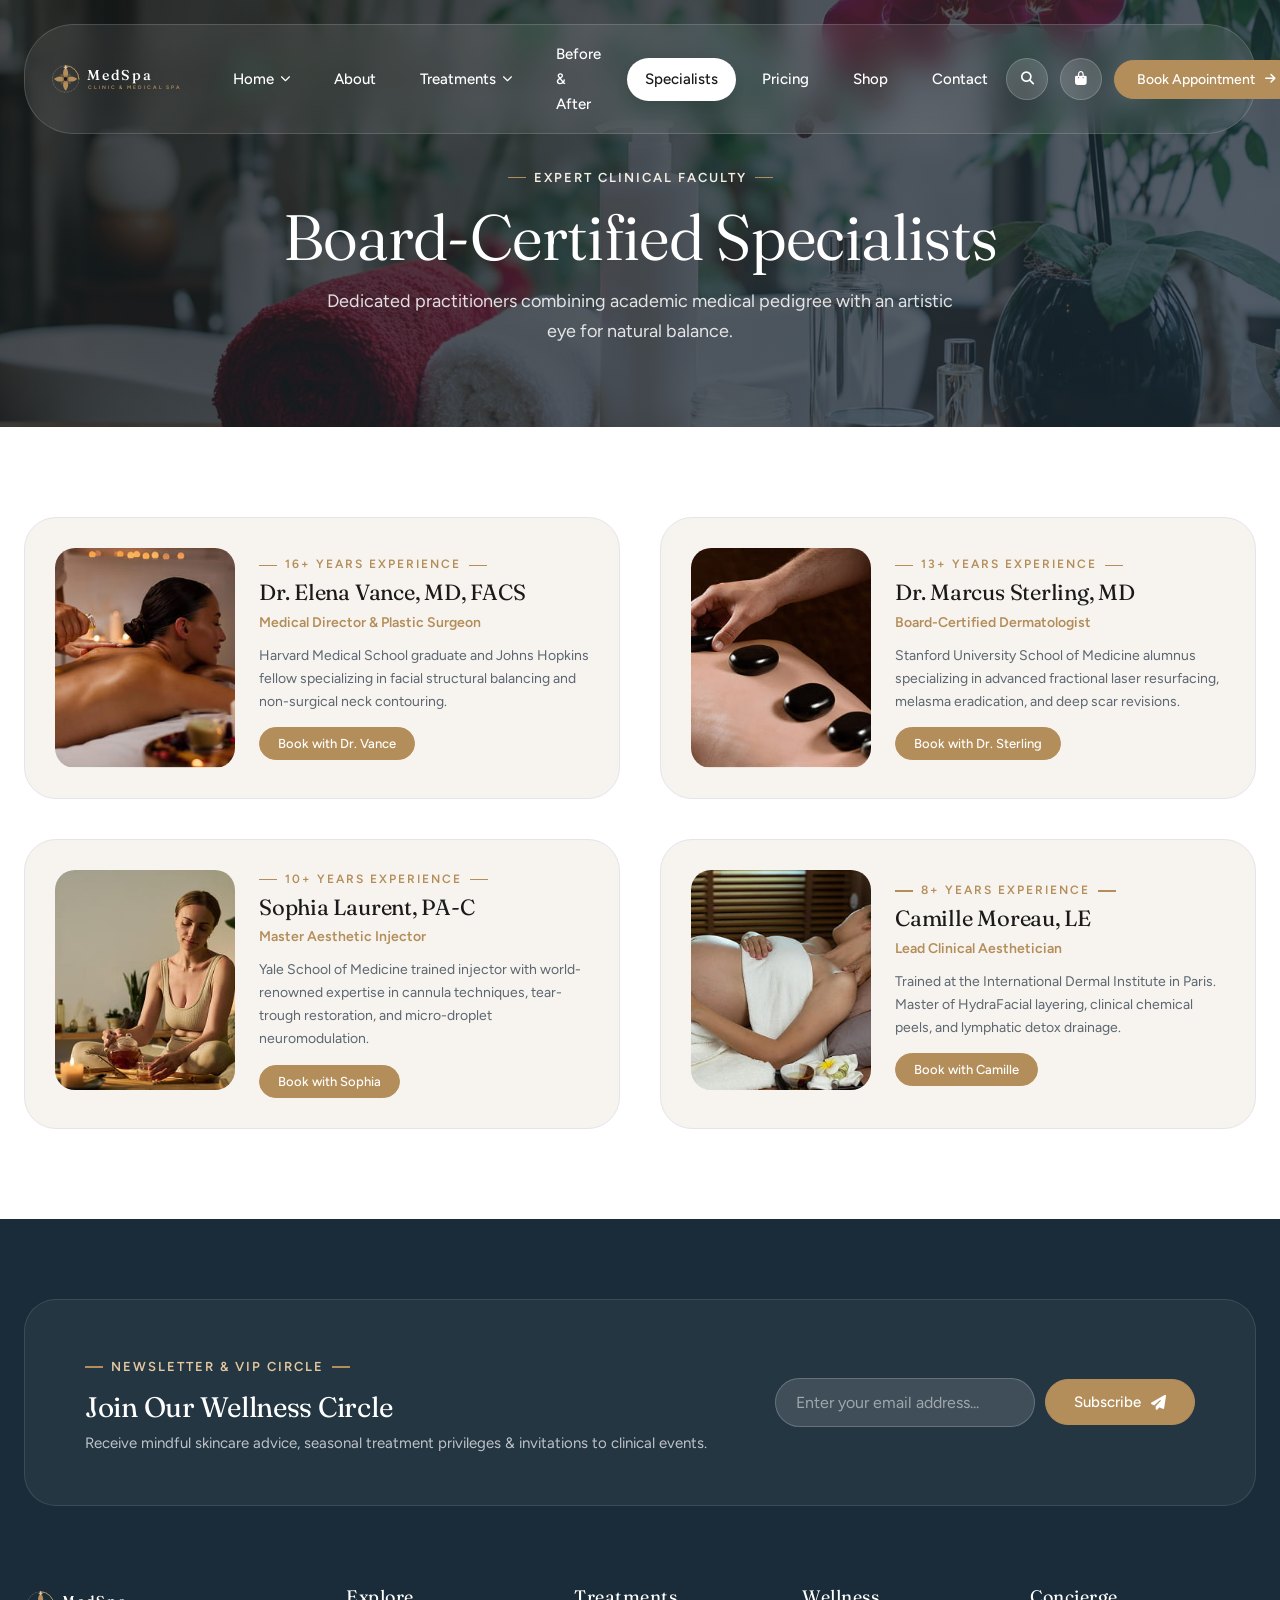
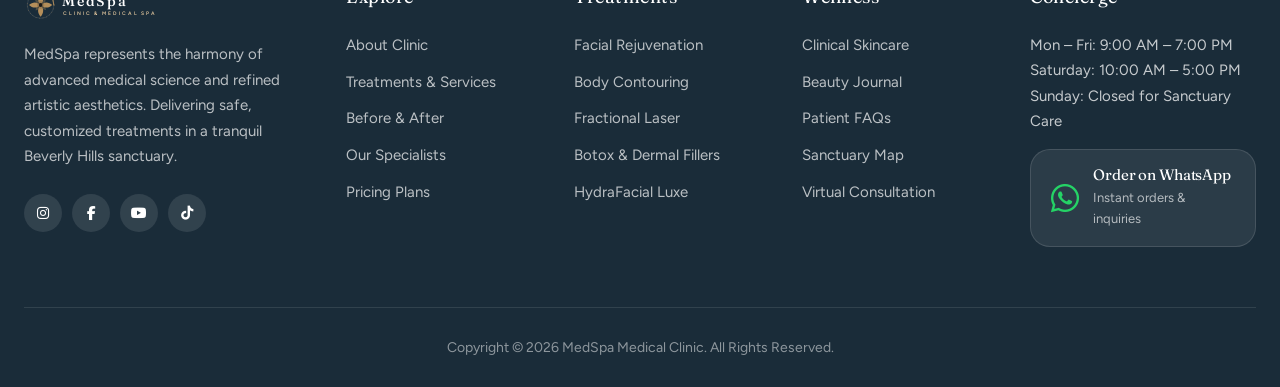
<file: doctors.html>
<!DOCTYPE html>
<html lang="en">
<head>
  <meta charset="UTF-8">
  <meta name="viewport" content="width=device-width, initial-scale=1.0">
  <title>Specialists &amp; Surgeons — MedSpa Clinic</title>
  <meta name="description" content="Meet our board-certified aesthetic surgeons, cosmetic dermatologists, and master nurse injectors.">
  <link rel="icon" type="image/svg+xml" href="assets/images/favicon.svg">
  <link rel="stylesheet" href="https://cdnjs.cloudflare.com/ajax/libs/font-awesome/6.5.1/css/all.min.css">
  <link rel="stylesheet" href="assets/css/style.css">
</head>
<body>

  <!-- Header -->
    <!-- ==========================================================================
       Header & Navigation Bar
       ========================================================================== -->
  <header class="ae-header">
    <div class="ae-container">
      <div class="ae-header-inner">
        <!-- Brand Logo -->
        <a href="index.html" class="ae-brand-logo">
          <svg class="ae-logo" style="height:38px" viewBox="0 0 280 64" role="img" aria-label="MedSpa — Clinic &amp; Medical Spa" focusable="false"><g class="ae-lg-mark" transform="translate(4 8)"><circle class="ae-lg-ring" cx="24" cy="24" r="22.4"/><circle class="ae-lg-dash" cx="24" cy="24" r="22.4"/><path class="ae-lg-arc" d="M24 1.6A22.4 22.4 0 0 1 46.4 24"/><g class="ae-lg-leaves"><g transform="rotate(45 24 24)"><path class="ae-lg-leaf" d="M24 24C20.8 20.6 20.6 15.4 23.3 11.6 26.9 14.6 27.6 19.9 24 24Z"/></g><g transform="rotate(135 24 24)"><path class="ae-lg-leaf" d="M24 24C20.8 20.6 20.6 15.4 23.3 11.6 26.9 14.6 27.6 19.9 24 24Z"/></g><g transform="rotate(225 24 24)"><path class="ae-lg-leaf" d="M24 24C20.8 20.6 20.6 15.4 23.3 11.6 26.9 14.6 27.6 19.9 24 24Z"/></g><g transform="rotate(315 24 24)"><path class="ae-lg-leaf" d="M24 24C20.8 20.6 20.6 15.4 23.3 11.6 26.9 14.6 27.6 19.9 24 24Z"/></g></g><g class="ae-lg-petals"><g transform="rotate(0 24 24)"><path class="ae-lg-petal" d="M24 24C18.3 18.4 18.3 10.2 24 4.4 29.7 10.2 29.7 18.4 24 24Z"/></g><g transform="rotate(90 24 24)"><path class="ae-lg-petal" d="M24 24C18.3 18.4 18.3 10.2 24 4.4 29.7 10.2 29.7 18.4 24 24Z"/></g><g transform="rotate(180 24 24)"><path class="ae-lg-petal" d="M24 24C18.3 18.4 18.3 10.2 24 4.4 29.7 10.2 29.7 18.4 24 24Z"/></g><g transform="rotate(270 24 24)"><path class="ae-lg-petal" d="M24 24C18.3 18.4 18.3 10.2 24 4.4 29.7 10.2 29.7 18.4 24 24Z"/></g></g><circle class="ae-lg-halo" cx="24" cy="24" r="6.2"/><circle class="ae-lg-core" cx="24" cy="24" r="3.2"/><g class="ae-lg-orbit"><path class="ae-lg-spark" d="M24 0.2 25.25 3.05 28.1 4.3 25.25 5.55 24 8.4 22.75 5.55 19.9 4.3 22.75 3.05Z"/></g></g><text class="ae-lg-name" x="64" y="34">MedSpa</text><text class="ae-lg-sub" x="66" y="48">CLINIC &amp; MEDICAL SPA</text></svg>
        </a>

        <!-- Desktop Navigation -->
        <nav class="ae-nav" aria-label="Main Navigation">
          <ul class="ae-nav-list">
            <li class="ae-nav-item">
              <a href="index.html" class="ae-nav-link">Home <i class="fas fa-chevron-down" style="font-size: 0.65rem;"></i></a>
              <div class="ae-dropdown">
                <a href="index.html" class="ae-dropdown-link">Home Flagship</a>
                <a href="index.html#silhouette" class="ae-dropdown-link">Body Contouring</a>
                <a href="index.html#beforeAfter" class="ae-dropdown-link">Transformations</a>
                <a href="index.html#treatments" class="ae-dropdown-link">Treatments Grid</a>
              </div>
            </li>
            <li class="ae-nav-item">
              <a href="about-us.html" class="ae-nav-link">About</a>
            </li>
            <li class="ae-nav-item">
              <a href="treatments.html" class="ae-nav-link">Treatments <i class="fas fa-chevron-down" style="font-size: 0.65rem;"></i></a>
              <div class="ae-dropdown">
                <a href="treatments.html" class="ae-dropdown-link">All Procedures</a>
                <a href="treatments.html#facial" class="ae-dropdown-link">Facial Rejuvenation</a>
                <a href="treatments.html#body" class="ae-dropdown-link">Body Sculpting</a>
                <a href="treatments.html#laser" class="ae-dropdown-link">Laser Therapy</a>
                <a href="treatments.html#injectables" class="ae-dropdown-link">Neuromodulators &amp; Fillers</a>
              </div>
            </li>
            <li class="ae-nav-item">
              <a href="before-after.html" class="ae-nav-link">Before &amp; After</a>
            </li>
            <li class="ae-nav-item active">
              <a href="doctors.html" class="ae-nav-link">Specialists</a>
            </li>
            <li class="ae-nav-item">
              <a href="pricing.html" class="ae-nav-link">Pricing</a>
            </li>
            <li class="ae-nav-item">
              <a href="shop.html" class="ae-nav-link">Shop</a>
            </li>
            <li class="ae-nav-item">
              <a href="contact.html" class="ae-nav-link">Contact</a>
            </li>
          </ul>
        </nav>

        <!-- Header Actions -->
        <div class="ae-header-actions">
          <button class="ae-action-btn ae-search-toggle-btn" title="Search Clinic">
            <i class="fas fa-search"></i>
          </button>
          <button class="ae-action-btn ae-cart-toggle-btn" title="Shopping Bag">
            <i class="fas fa-shopping-bag"></i>
            <span class="ae-badge-count" style="display: none;">0</span>
          </button>
          <button class="ae-btn ae-btn-primary ae-header-cta ae-open-booking-btn">
            Book Appointment <i class="fas fa-arrow-right" style="font-size: 0.75rem;"></i>
          </button>
          <button class="ae-menu-toggle" id="mobileMenuBtn" aria-label="Toggle Navigation">
            <i class="fas fa-bars"></i>
          </button>
        </div>
      </div>
    </div>
  </header>

  <!-- Mobile Offcanvas Drawer -->
  <div class="ae-drawer-backdrop" id="mobileDrawer">
    <div class="ae-drawer" style="max-width: 320px;">
      <div class="ae-drawer-header">
        <svg class="ae-logo" style="height:32px" viewBox="0 0 280 64" role="img" aria-label="MedSpa — Clinic &amp; Medical Spa" focusable="false"><g class="ae-lg-mark" transform="translate(4 8)"><circle class="ae-lg-ring" cx="24" cy="24" r="22.4"/><circle class="ae-lg-dash" cx="24" cy="24" r="22.4"/><path class="ae-lg-arc" d="M24 1.6A22.4 22.4 0 0 1 46.4 24"/><g class="ae-lg-leaves"><g transform="rotate(45 24 24)"><path class="ae-lg-leaf" d="M24 24C20.8 20.6 20.6 15.4 23.3 11.6 26.9 14.6 27.6 19.9 24 24Z"/></g><g transform="rotate(135 24 24)"><path class="ae-lg-leaf" d="M24 24C20.8 20.6 20.6 15.4 23.3 11.6 26.9 14.6 27.6 19.9 24 24Z"/></g><g transform="rotate(225 24 24)"><path class="ae-lg-leaf" d="M24 24C20.8 20.6 20.6 15.4 23.3 11.6 26.9 14.6 27.6 19.9 24 24Z"/></g><g transform="rotate(315 24 24)"><path class="ae-lg-leaf" d="M24 24C20.8 20.6 20.6 15.4 23.3 11.6 26.9 14.6 27.6 19.9 24 24Z"/></g></g><g class="ae-lg-petals"><g transform="rotate(0 24 24)"><path class="ae-lg-petal" d="M24 24C18.3 18.4 18.3 10.2 24 4.4 29.7 10.2 29.7 18.4 24 24Z"/></g><g transform="rotate(90 24 24)"><path class="ae-lg-petal" d="M24 24C18.3 18.4 18.3 10.2 24 4.4 29.7 10.2 29.7 18.4 24 24Z"/></g><g transform="rotate(180 24 24)"><path class="ae-lg-petal" d="M24 24C18.3 18.4 18.3 10.2 24 4.4 29.7 10.2 29.7 18.4 24 24Z"/></g><g transform="rotate(270 24 24)"><path class="ae-lg-petal" d="M24 24C18.3 18.4 18.3 10.2 24 4.4 29.7 10.2 29.7 18.4 24 24Z"/></g></g><circle class="ae-lg-halo" cx="24" cy="24" r="6.2"/><circle class="ae-lg-core" cx="24" cy="24" r="3.2"/><g class="ae-lg-orbit"><path class="ae-lg-spark" d="M24 0.2 25.25 3.05 28.1 4.3 25.25 5.55 24 8.4 22.75 5.55 19.9 4.3 22.75 3.05Z"/></g></g><text class="ae-lg-name" x="64" y="34">MedSpa</text><text class="ae-lg-sub" x="66" y="48">CLINIC &amp; MEDICAL SPA</text></svg>
        <button class="ae-modal-close-btn" id="mobileDrawerClose"><i class="fas fa-times"></i></button>
      </div>
      <div class="ae-drawer-body">
        <ul style="display: flex; flex-direction: column; gap: 16px; font-size: 1.0625rem; font-weight: 500;">
          <li><a href="index.html">Home</a></li>
          <li><a href="about-us.html">About Clinic</a></li>
          <li><a href="treatments.html">Treatments &amp; Procedures</a></li>
          <li><a href="before-after.html">Before &amp; After Gallery</a></li>
          <li><a href="doctors.html">Our Specialists</a></li>
          <li><a href="pricing.html">Pricing &amp; Packages</a></li>
          <li><a href="shop.html">Skincare Shop</a></li>
          <li><a href="blog.html">Beauty Journal</a></li>
          <li><a href="contact.html">Contact Us</a></li>
        </ul>
        <div style="margin-top: 36px; padding-top: 24px; border-top: 1px solid var(--ae-border);">
          <div style="font-size: 0.8125rem; color: var(--ae-text-muted); margin-bottom: 6px;">Concierge Line:</div>
          <a href="tel:+18005552345" style="font-size: 1.125rem; font-weight: 600; color: var(--ae-secondary);">+1 (800) 555-2345</a>
          <button class="ae-btn ae-btn-primary ae-open-booking-btn" style="width: 100%; margin-top: 20px;">
            Book Consultation
          </button>
        </div>
      </div>
    </div>
  </div>


  <!-- Banner -->
  <section style="background: url('assets/images/page-banner.jpg') center/cover no-repeat; padding: 160px 0 80px; position: relative;">
    <div style="position: absolute; inset: 0; background: linear-gradient(135deg, rgba(20,22,21,0.75), rgba(26,44,57,0.7));"></div>
    <div class="ae-container" style="position: relative; z-index: 2; color: var(--ae-white); text-align: center;">
      <span class="ae-sub-title" style="color: #F5EFE6;">EXPERT CLINICAL FACULTY</span>
      <h1 class="ae-heading-xl" style="color: var(--ae-white); margin-bottom: 12px;">Board-Certified Specialists</h1>
      <p class="ae-text-lead" style="color: rgba(255,255,255,0.85); max-width: 640px; margin: 0 auto;">Dedicated practitioners combining academic medical pedigree with an artistic eye for natural balance.</p>
    </div>
  </section>

  <!-- Team Grid -->
  <section style="padding: 90px 0; background: var(--ae-white);">
    <div class="ae-container">
      <div style="display: grid; grid-template-columns: repeat(2, 1fr); gap: 40px;">
        <!-- Doctor 1 -->
        <div style="display: flex; gap: 24px; padding: 30px; border-radius: var(--ae-radius-lg); border: 1px solid var(--ae-border); background: var(--ae-bg-cream);">
          <img src="assets/images/service-1.jpg" alt="Dr. Elena Vance" style="width: 180px; height: 220px; border-radius: var(--ae-radius-md); object-fit: cover;">
          <div style="display: flex; flex-direction: column; justify-content: center;">
            <span class="ae-sub-title" style="margin-bottom: 4px; font-size: 0.75rem;">16+ YEARS EXPERIENCE</span>
            <h3 style="font-size: 1.375rem; margin-bottom: 4px;">Dr. Elena Vance, MD, FACS</h3>
            <div style="font-size: 0.875rem; color: var(--ae-primary); font-weight: 600; margin-bottom: 10px;">Medical Director &amp; Plastic Surgeon</div>
            <p style="font-size: 0.875rem; color: var(--ae-text-muted); margin-bottom: 14px;">Harvard Medical School graduate and Johns Hopkins fellow specializing in facial structural balancing and non-surgical neck contouring.</p>
            <button class="ae-btn ae-btn-primary ae-open-booking-btn" data-treatment="General Aesthetic Consultation" style="align-self: flex-start; padding: 8px 18px; font-size: 0.8125rem;">
              Book with Dr. Vance
            </button>
          </div>
        </div>

        <!-- Doctor 2 -->
        <div style="display: flex; gap: 24px; padding: 30px; border-radius: var(--ae-radius-lg); border: 1px solid var(--ae-border); background: var(--ae-bg-cream);">
          <img src="assets/images/service-3.jpg" alt="Dr. Marcus Sterling" style="width: 180px; height: 220px; border-radius: var(--ae-radius-md); object-fit: cover;">
          <div style="display: flex; flex-direction: column; justify-content: center;">
            <span class="ae-sub-title" style="margin-bottom: 4px; font-size: 0.75rem;">13+ YEARS EXPERIENCE</span>
            <h3 style="font-size: 1.375rem; margin-bottom: 4px;">Dr. Marcus Sterling, MD</h3>
            <div style="font-size: 0.875rem; color: var(--ae-primary); font-weight: 600; margin-bottom: 10px;">Board-Certified Dermatologist</div>
            <p style="font-size: 0.875rem; color: var(--ae-text-muted); margin-bottom: 14px;">Stanford University School of Medicine alumnus specializing in advanced fractional laser resurfacing, melasma eradication, and deep scar revisions.</p>
            <button class="ae-btn ae-btn-primary ae-open-booking-btn" data-treatment="Fractional Laser Skin Resurfacing" style="align-self: flex-start; padding: 8px 18px; font-size: 0.8125rem;">
              Book with Dr. Sterling
            </button>
          </div>
        </div>

        <!-- Doctor 3 -->
        <div style="display: flex; gap: 24px; padding: 30px; border-radius: var(--ae-radius-lg); border: 1px solid var(--ae-border); background: var(--ae-bg-cream);">
          <img src="assets/images/service-4.jpg" alt="Sophia Laurent" style="width: 180px; height: 220px; border-radius: var(--ae-radius-md); object-fit: cover;">
          <div style="display: flex; flex-direction: column; justify-content: center;">
            <span class="ae-sub-title" style="margin-bottom: 4px; font-size: 0.75rem;">10+ YEARS EXPERIENCE</span>
            <h3 style="font-size: 1.375rem; margin-bottom: 4px;">Sophia Laurent, PA-C</h3>
            <div style="font-size: 0.875rem; color: var(--ae-primary); font-weight: 600; margin-bottom: 10px;">Master Aesthetic Injector</div>
            <p style="font-size: 0.875rem; color: var(--ae-text-muted); margin-bottom: 14px;">Yale School of Medicine trained injector with world-renowned expertise in cannula techniques, tear-trough restoration, and micro-droplet neuromodulation.</p>
            <button class="ae-btn ae-btn-primary ae-open-booking-btn" data-treatment="Neuromodulators & Dermal Fillers" style="align-self: flex-start; padding: 8px 18px; font-size: 0.8125rem;">
              Book with Sophia
            </button>
          </div>
        </div>

        <!-- Doctor 4 -->
        <div style="display: flex; gap: 24px; padding: 30px; border-radius: var(--ae-radius-lg); border: 1px solid var(--ae-border); background: var(--ae-bg-cream);">
          <img src="assets/images/service-5.jpg" alt="Camille Moreau" style="width: 180px; height: 220px; border-radius: var(--ae-radius-md); object-fit: cover;">
          <div style="display: flex; flex-direction: column; justify-content: center;">
            <span class="ae-sub-title" style="margin-bottom: 4px; font-size: 0.75rem;">8+ YEARS EXPERIENCE</span>
            <h3 style="font-size: 1.375rem; margin-bottom: 4px;">Camille Moreau, LE</h3>
            <div style="font-size: 0.875rem; color: var(--ae-primary); font-weight: 600; margin-bottom: 10px;">Lead Clinical Aesthetician</div>
            <p style="font-size: 0.875rem; color: var(--ae-text-muted); margin-bottom: 14px;">Trained at the International Dermal Institute in Paris. Master of HydraFacial layering, clinical chemical peels, and lymphatic detox drainage.</p>
            <button class="ae-btn ae-btn-primary ae-open-booking-btn" data-treatment="Medical Grade HydraFacial Luxe" style="align-self: flex-start; padding: 8px 18px; font-size: 0.8125rem;">
              Book with Camille
            </button>
          </div>
        </div>
      </div>
    </div>
  </section>

  <!-- ==========================================================================
       Footer Section
       ========================================================================== -->
  <footer class="ae-footer">
    <div class="ae-container">
      <!-- Newsletter Bar -->
      <div class="ae-newsletter-box">
        <div class="ae-newsletter-text">
          <span class="ae-sub-title" style="color: #E4C89F;">NEWSLETTER &amp; VIP CIRCLE</span>
          <h3 class="ae-heading-md">Join Our Wellness Circle</h3>
          <p>Receive mindful skincare advice, seasonal treatment privileges &amp; invitations to clinical events.</p>
        </div>
        <form class="ae-newsletter-form" id="newsletterForm">
          <input type="email" id="newsletterEmail" class="ae-input" placeholder="Enter your email address..." required style="background: rgba(255, 255, 255, 0.12);">
          <button type="submit" class="ae-btn ae-btn-primary" style="white-space: nowrap;">
            Subscribe <i class="fas fa-paper-plane"></i>
          </button>
        </form>
      </div>

      <!-- Main Columns -->
      <div class="ae-footer-grid">
        <!-- Brand Col -->
        <div class="ae-footer-col">
          <svg class="ae-logo ae-logo--light" style="height:38px" viewBox="0 0 280 64" role="img" aria-label="MedSpa — Clinic &amp; Medical Spa" focusable="false"><g class="ae-lg-mark" transform="translate(4 8)"><circle class="ae-lg-ring" cx="24" cy="24" r="22.4"/><circle class="ae-lg-dash" cx="24" cy="24" r="22.4"/><path class="ae-lg-arc" d="M24 1.6A22.4 22.4 0 0 1 46.4 24"/><g class="ae-lg-leaves"><g transform="rotate(45 24 24)"><path class="ae-lg-leaf" d="M24 24C20.8 20.6 20.6 15.4 23.3 11.6 26.9 14.6 27.6 19.9 24 24Z"/></g><g transform="rotate(135 24 24)"><path class="ae-lg-leaf" d="M24 24C20.8 20.6 20.6 15.4 23.3 11.6 26.9 14.6 27.6 19.9 24 24Z"/></g><g transform="rotate(225 24 24)"><path class="ae-lg-leaf" d="M24 24C20.8 20.6 20.6 15.4 23.3 11.6 26.9 14.6 27.6 19.9 24 24Z"/></g><g transform="rotate(315 24 24)"><path class="ae-lg-leaf" d="M24 24C20.8 20.6 20.6 15.4 23.3 11.6 26.9 14.6 27.6 19.9 24 24Z"/></g></g><g class="ae-lg-petals"><g transform="rotate(0 24 24)"><path class="ae-lg-petal" d="M24 24C18.3 18.4 18.3 10.2 24 4.4 29.7 10.2 29.7 18.4 24 24Z"/></g><g transform="rotate(90 24 24)"><path class="ae-lg-petal" d="M24 24C18.3 18.4 18.3 10.2 24 4.4 29.7 10.2 29.7 18.4 24 24Z"/></g><g transform="rotate(180 24 24)"><path class="ae-lg-petal" d="M24 24C18.3 18.4 18.3 10.2 24 4.4 29.7 10.2 29.7 18.4 24 24Z"/></g><g transform="rotate(270 24 24)"><path class="ae-lg-petal" d="M24 24C18.3 18.4 18.3 10.2 24 4.4 29.7 10.2 29.7 18.4 24 24Z"/></g></g><circle class="ae-lg-halo" cx="24" cy="24" r="6.2"/><circle class="ae-lg-core" cx="24" cy="24" r="3.2"/><g class="ae-lg-orbit"><path class="ae-lg-spark" d="M24 0.2 25.25 3.05 28.1 4.3 25.25 5.55 24 8.4 22.75 5.55 19.9 4.3 22.75 3.05Z"/></g></g><text class="ae-lg-name" x="64" y="34">MedSpa</text><text class="ae-lg-sub" x="66" y="48">CLINIC &amp; MEDICAL SPA</text></svg>
          <p class="ae-footer-brand-desc">MedSpa represents the harmony of advanced medical science and refined artistic aesthetics. Delivering safe, customized treatments in a tranquil Beverly Hills sanctuary.</p>
          <div class="ae-footer-socials">
            <a href="https://instagram.com" class="ae-social-btn" aria-label="Instagram"><i class="fab fa-instagram"></i></a>
            <a href="https://facebook.com" class="ae-social-btn" aria-label="Facebook"><i class="fab fa-facebook-f"></i></a>
            <a href="https://youtube.com" class="ae-social-btn" aria-label="YouTube"><i class="fab fa-youtube"></i></a>
            <a href="https://tiktok.com" class="ae-social-btn" aria-label="TikTok"><i class="fab fa-tiktok"></i></a>
          </div>
        </div>

        <!-- Explore -->
        <div class="ae-footer-col">
          <h4>Explore</h4>
          <div class="ae-footer-links">
            <a href="about-us.html" class="ae-footer-link">About Clinic</a>
            <a href="treatments.html" class="ae-footer-link">Treatments &amp; Services</a>
            <a href="before-after.html" class="ae-footer-link">Before &amp; After</a>
            <a href="doctors.html" class="ae-footer-link">Our Specialists</a>
            <a href="pricing.html" class="ae-footer-link">Pricing Plans</a>
          </div>
        </div>

        <!-- Specialty Procedures -->
        <div class="ae-footer-col">
          <h4>Treatments</h4>
          <div class="ae-footer-links">
            <a href="treatments.html#facial" class="ae-footer-link">Facial Rejuvenation</a>
            <a href="treatments.html#body" class="ae-footer-link">Body Contouring</a>
            <a href="treatments.html#laser" class="ae-footer-link">Fractional Laser</a>
            <a href="treatments.html#injectables" class="ae-footer-link">Botox &amp; Dermal Fillers</a>
            <a href="treatments.html#hydrafacial" class="ae-footer-link">HydraFacial Luxe</a>
          </div>
        </div>

        <!-- Wellness -->
        <div class="ae-footer-col">
          <h4>Wellness</h4>
          <div class="ae-footer-links">
            <a href="shop.html" class="ae-footer-link">Clinical Skincare</a>
            <a href="blog.html" class="ae-footer-link">Beauty Journal</a>
            <a href="#faq" class="ae-footer-link">Patient FAQs</a>
            <a href="contact.html" class="ae-footer-link">Sanctuary Map</a>
            <a href="#appointment" class="ae-footer-link">Virtual Consultation</a>
          </div>
        </div>

        <!-- Operating Hours & WhatsApp -->
        <div class="ae-footer-col">
          <h4>Concierge</h4>
          <div style="font-size: 0.9375rem; color: rgba(255, 255, 255, 0.75); line-height: 1.7; margin-bottom: 14px;">
            <div>Mon – Fri: 9:00 AM – 7:00 PM</div>
            <div>Saturday: 10:00 AM – 5:00 PM</div>
            <div>Sunday: Closed for Sanctuary Care</div>
          </div>
          <a href="#" class="ae-whatsapp-card" id="footerWhatsappTrigger">
            <i class="fab fa-whatsapp ae-whatsapp-icon"></i>
            <div class="ae-whatsapp-text">
              <h6>Order on WhatsApp</h6>
              <p>Instant orders &amp; inquiries</p>
            </div>
          </a>
        </div>
      </div>

      <!-- Copyright Bottom Bar -->
      <div class="ae-footer-bottom">
        <div>Copyright &copy; 2026 MedSpa Medical Clinic. All Rights Reserved.</div>
      </div>
    </div>
  </footer>

  <!-- ==========================================================================
       Interactive Modals & Slide-out Drawers
       ========================================================================== -->

  <!-- Slide-out Shopping Bag Drawer -->
  <div class="ae-drawer-backdrop" id="cartDrawer">
    <div class="ae-drawer">
      <div class="ae-drawer-header">
        <h4 style="font-size: 1.25rem;"><i class="fas fa-shopping-bag" style="color: var(--ae-primary); margin-right: 8px;"></i> Your Skincare Bag</h4>
        <button class="ae-modal-close-btn" id="cartDrawerClose"><i class="fas fa-times"></i></button>
      </div>
      <div class="ae-drawer-body" id="cartItemsList">
        <!-- Rendered by JS -->
      </div>
      <div class="ae-drawer-footer">
        <div style="display: flex; justify-content: space-between; align-items: baseline; margin-bottom: 18px;">
          <span style="font-size: 1rem; color: var(--ae-text-muted);">Estimated Subtotal</span>
          <span style="font-size: 1.5rem; font-weight: 600; color: var(--ae-secondary);" id="cartSubtotal">$0.00</span>
        </div>
        <p style="font-size: 0.8125rem; color: var(--ae-text-muted); margin-bottom: 18px;">Complimentary clinical express shipping &amp; two deluxe treatment samples included with all orders over $75.</p>
        <button class="ae-btn ae-btn-primary" id="cartCheckoutBtn" style="width: 100%; padding: 14px;">
          Proceed to Checkout <i class="fas fa-lock" style="font-size: 0.75rem;"></i>
        </button>
      </div>
    </div>
  </div>

  <!-- Book Appointment Modal -->
  <div class="ae-modal-backdrop" id="appointmentModal">
    <div class="ae-modal-card">
      <button class="ae-modal-close-btn" id="appointmentModalClose"><i class="fas fa-times"></i></button>
      <span class="ae-sub-title">APPOINTMENT SCHEDULING</span>
      <h3 class="ae-heading-md" style="margin-bottom: 8px;">Book Your Aesthetic Consultation</h3>
      <p style="font-size: 0.9375rem; color: var(--ae-text-muted); margin-bottom: 24px;">Select your preferred procedure, specialist, and time. Our concierge will confirm your sanctuary reservation immediately.</p>

      <form id="appointmentForm">
        <div class="ae-form-grid">
          <div class="ae-form-group">
            <label class="ae-form-label" style="color: var(--ae-secondary);">First Name *</label>
            <input type="text" name="firstName" class="ae-input" placeholder="Eleanor" required style="background: var(--ae-bg-light); border-color: var(--ae-border); color: var(--ae-secondary);">
          </div>
          <div class="ae-form-group">
            <label class="ae-form-label" style="color: var(--ae-secondary);">Last Name *</label>
            <input type="text" name="lastName" class="ae-input" placeholder="Vance" required style="background: var(--ae-bg-light); border-color: var(--ae-border); color: var(--ae-secondary);">
          </div>
          <div class="ae-form-group">
            <label class="ae-form-label" style="color: var(--ae-secondary);">Email Address *</label>
            <input type="email" name="email" class="ae-input" placeholder="eleanor@example.com" required style="background: var(--ae-bg-light); border-color: var(--ae-border); color: var(--ae-secondary);">
          </div>
          <div class="ae-form-group">
            <label class="ae-form-label" style="color: var(--ae-secondary);">Phone Number *</label>
            <input type="tel" name="phone" class="ae-input" placeholder="+1 (555) 000-0000" required style="background: var(--ae-bg-light); border-color: var(--ae-border); color: var(--ae-secondary);">
          </div>
          <div class="ae-form-group full-width">
            <label class="ae-form-label" style="color: var(--ae-secondary);">Select Treatment Procedure *</label>
            <select name="treatment" id="appointmentTreatment" class="ae-input" required style="background: var(--ae-bg-light); border-color: var(--ae-border); color: var(--ae-secondary);">
              <!-- Rendered by JS -->
            </select>
          </div>
          <div class="ae-form-group full-width">
            <label class="ae-form-label" style="color: var(--ae-secondary);">Preferred Specialist</label>
            <select name="doctor" id="appointmentDoctor" class="ae-input" style="background: var(--ae-bg-light); border-color: var(--ae-border); color: var(--ae-secondary);">
              <!-- Rendered by JS -->
            </select>
          </div>
          <div class="ae-form-group">
            <label class="ae-form-label" style="color: var(--ae-secondary);">Preferred Date</label>
            <input type="date" name="date" class="ae-input" style="background: var(--ae-bg-light); border-color: var(--ae-border); color: var(--ae-secondary);">
          </div>
          <div class="ae-form-group">
            <label class="ae-form-label" style="color: var(--ae-secondary);">Preferred Time Slot</label>
            <select name="time" class="ae-input" style="background: var(--ae-bg-light); border-color: var(--ae-border); color: var(--ae-secondary);">
              <option value="Morning (9:00 AM - 12:00 PM)">Morning (9:00 AM - 12:00 PM)</option>
              <option value="Early Afternoon (12:00 PM - 3:00 PM)">Early Afternoon (12:00 PM - 3:00 PM)</option>
              <option value="Late Afternoon (3:00 PM - 6:00 PM)">Late Afternoon (3:00 PM - 6:00 PM)</option>
            </select>
          </div>
          <div class="ae-form-group full-width">
            <label class="ae-form-label" style="color: var(--ae-secondary);">Medical / Aesthetic Notes</label>
            <textarea name="notes" class="ae-input" placeholder="Any previous procedures or allergies we should know about..." style="background: var(--ae-bg-light); border-color: var(--ae-border); color: var(--ae-secondary); min-height: 80px;"></textarea>
          </div>
        </div>
        <button type="submit" class="ae-btn ae-btn-primary" style="width: 100%; padding: 14px; margin-top: 10px;">
          Confirm Booking Request <i class="fas fa-calendar-check"></i>
        </button>
      </form>
    </div>
  </div>

  <!-- Quick View Product Modal -->
  <div class="ae-modal-backdrop" id="quickViewModal">
    <div class="ae-modal-card" style="max-width: 820px;">
      <button class="ae-modal-close-btn" id="quickViewClose"><i class="fas fa-times"></i></button>
      <div id="quickViewBody">
        <!-- Rendered by JS -->
      </div>
    </div>
  </div>

  <!-- Live Search Modal -->
  <div class="ae-modal-backdrop" id="searchModal">
    <div class="ae-modal-card" style="max-width: 620px;">
      <button class="ae-modal-close-btn" id="searchModalClose"><i class="fas fa-times"></i></button>
      <span class="ae-sub-title">INSTANT SEARCH</span>
      <h3 class="ae-heading-md" style="margin-bottom: 14px;">Search Procedures &amp; Skincare</h3>
      <div style="position: relative; margin-bottom: 20px;">
        <i class="fas fa-search" style="position: absolute; left: 18px; top: 50%; transform: translateY(-50%); color: var(--ae-text-muted);"></i>
        <input type="text" id="searchInput" class="ae-input" placeholder="e.g. HydraFacial, Laser, Serum, Contouring..." style="padding-left: 48px; background: var(--ae-bg-light); border-color: var(--ae-border); color: var(--ae-secondary);">
      </div>
      <div id="searchResults" style="max-height: 380px; overflow-y: auto;">
        <div style="text-align: center; color: var(--ae-text-muted); padding: 30px;">
          Type at least 2 characters to search treatments and skincare essentials...
        </div>
      </div>
    </div>
  </div>

  <!-- Back to Top Button -->
  <button class="ae-back-to-top" aria-label="Back to top">
    <i class="fas fa-chevron-up"></i>
  </button>

  <!-- Core Scripts -->
  <script src="assets/js/data.js"></script>
  <script src="assets/js/app.js"></script>
</body>
</html>
</file>
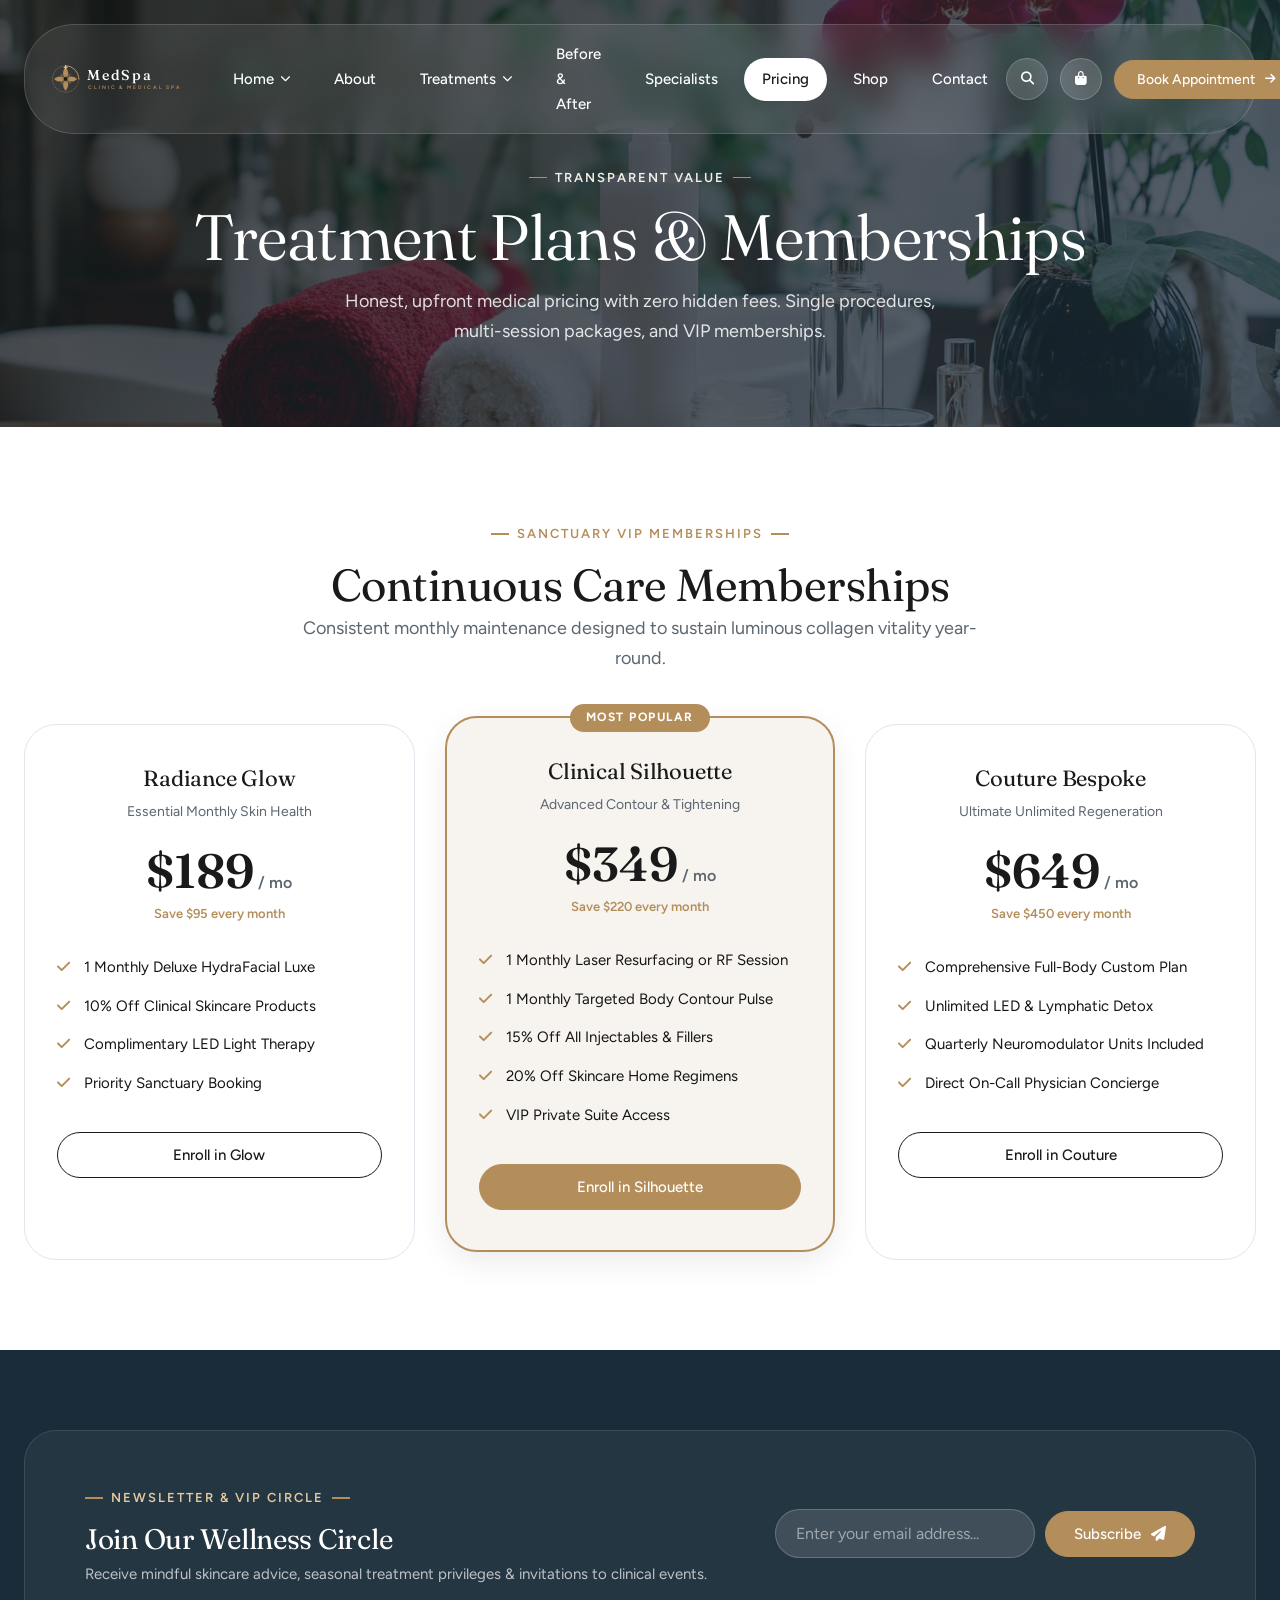
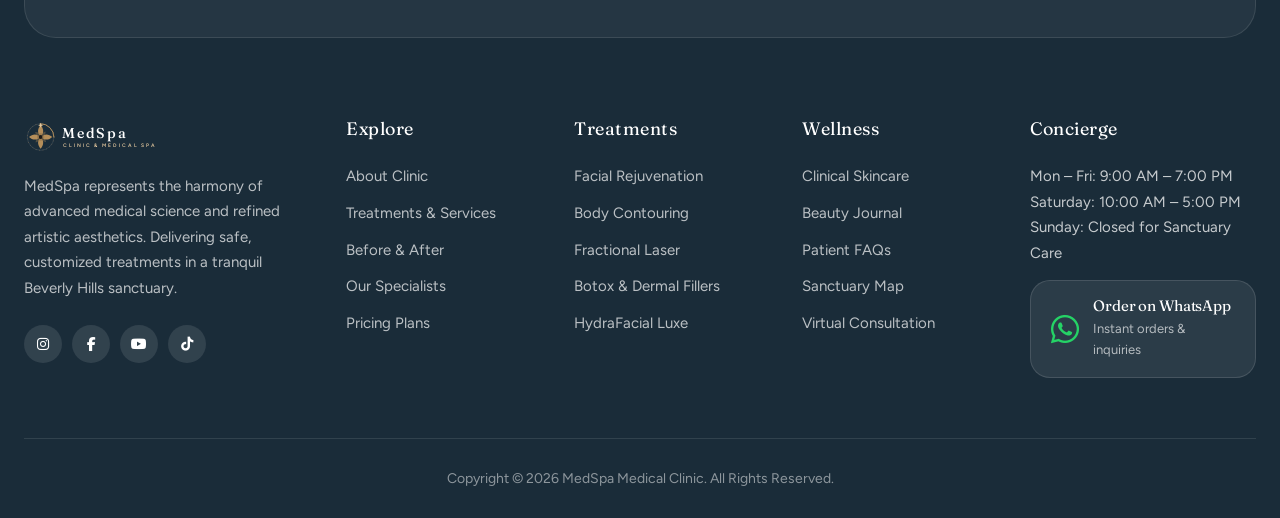
<file: pricing.html>
<!DOCTYPE html>
<html lang="en">
<head>
  <meta charset="UTF-8">
  <meta name="viewport" content="width=device-width, initial-scale=1.0">
  <title>Pricing &amp; Memberships — MedSpa Clinic</title>
  <meta name="description" content="Transparent aesthetic treatment pricing, membership plans, and multi-session clinical packages.">
  <link rel="icon" type="image/svg+xml" href="assets/images/favicon.svg">
  <link rel="stylesheet" href="https://cdnjs.cloudflare.com/ajax/libs/font-awesome/6.5.1/css/all.min.css">
  <link rel="stylesheet" href="assets/css/style.css">
</head>
<body>

  <!-- Header -->
    <!-- ==========================================================================
       Header & Navigation Bar
       ========================================================================== -->
  <header class="ae-header">
    <div class="ae-container">
      <div class="ae-header-inner">
        <!-- Brand Logo -->
        <a href="index.html" class="ae-brand-logo">
          <svg class="ae-logo" style="height:38px" viewBox="0 0 280 64" role="img" aria-label="MedSpa — Clinic &amp; Medical Spa" focusable="false"><g class="ae-lg-mark" transform="translate(4 8)"><circle class="ae-lg-ring" cx="24" cy="24" r="22.4"/><circle class="ae-lg-dash" cx="24" cy="24" r="22.4"/><path class="ae-lg-arc" d="M24 1.6A22.4 22.4 0 0 1 46.4 24"/><g class="ae-lg-leaves"><g transform="rotate(45 24 24)"><path class="ae-lg-leaf" d="M24 24C20.8 20.6 20.6 15.4 23.3 11.6 26.9 14.6 27.6 19.9 24 24Z"/></g><g transform="rotate(135 24 24)"><path class="ae-lg-leaf" d="M24 24C20.8 20.6 20.6 15.4 23.3 11.6 26.9 14.6 27.6 19.9 24 24Z"/></g><g transform="rotate(225 24 24)"><path class="ae-lg-leaf" d="M24 24C20.8 20.6 20.6 15.4 23.3 11.6 26.9 14.6 27.6 19.9 24 24Z"/></g><g transform="rotate(315 24 24)"><path class="ae-lg-leaf" d="M24 24C20.8 20.6 20.6 15.4 23.3 11.6 26.9 14.6 27.6 19.9 24 24Z"/></g></g><g class="ae-lg-petals"><g transform="rotate(0 24 24)"><path class="ae-lg-petal" d="M24 24C18.3 18.4 18.3 10.2 24 4.4 29.7 10.2 29.7 18.4 24 24Z"/></g><g transform="rotate(90 24 24)"><path class="ae-lg-petal" d="M24 24C18.3 18.4 18.3 10.2 24 4.4 29.7 10.2 29.7 18.4 24 24Z"/></g><g transform="rotate(180 24 24)"><path class="ae-lg-petal" d="M24 24C18.3 18.4 18.3 10.2 24 4.4 29.7 10.2 29.7 18.4 24 24Z"/></g><g transform="rotate(270 24 24)"><path class="ae-lg-petal" d="M24 24C18.3 18.4 18.3 10.2 24 4.4 29.7 10.2 29.7 18.4 24 24Z"/></g></g><circle class="ae-lg-halo" cx="24" cy="24" r="6.2"/><circle class="ae-lg-core" cx="24" cy="24" r="3.2"/><g class="ae-lg-orbit"><path class="ae-lg-spark" d="M24 0.2 25.25 3.05 28.1 4.3 25.25 5.55 24 8.4 22.75 5.55 19.9 4.3 22.75 3.05Z"/></g></g><text class="ae-lg-name" x="64" y="34">MedSpa</text><text class="ae-lg-sub" x="66" y="48">CLINIC &amp; MEDICAL SPA</text></svg>
        </a>

        <!-- Desktop Navigation -->
        <nav class="ae-nav" aria-label="Main Navigation">
          <ul class="ae-nav-list">
            <li class="ae-nav-item">
              <a href="index.html" class="ae-nav-link">Home <i class="fas fa-chevron-down" style="font-size: 0.65rem;"></i></a>
              <div class="ae-dropdown">
                <a href="index.html" class="ae-dropdown-link">Home Flagship</a>
                <a href="index.html#silhouette" class="ae-dropdown-link">Body Contouring</a>
                <a href="index.html#beforeAfter" class="ae-dropdown-link">Transformations</a>
                <a href="index.html#treatments" class="ae-dropdown-link">Treatments Grid</a>
              </div>
            </li>
            <li class="ae-nav-item">
              <a href="about-us.html" class="ae-nav-link">About</a>
            </li>
            <li class="ae-nav-item">
              <a href="treatments.html" class="ae-nav-link">Treatments <i class="fas fa-chevron-down" style="font-size: 0.65rem;"></i></a>
              <div class="ae-dropdown">
                <a href="treatments.html" class="ae-dropdown-link">All Procedures</a>
                <a href="treatments.html#facial" class="ae-dropdown-link">Facial Rejuvenation</a>
                <a href="treatments.html#body" class="ae-dropdown-link">Body Sculpting</a>
                <a href="treatments.html#laser" class="ae-dropdown-link">Laser Therapy</a>
                <a href="treatments.html#injectables" class="ae-dropdown-link">Neuromodulators &amp; Fillers</a>
              </div>
            </li>
            <li class="ae-nav-item">
              <a href="before-after.html" class="ae-nav-link">Before &amp; After</a>
            </li>
            <li class="ae-nav-item">
              <a href="doctors.html" class="ae-nav-link">Specialists</a>
            </li>
            <li class="ae-nav-item active">
              <a href="pricing.html" class="ae-nav-link">Pricing</a>
            </li>
            <li class="ae-nav-item">
              <a href="shop.html" class="ae-nav-link">Shop</a>
            </li>
            <li class="ae-nav-item">
              <a href="contact.html" class="ae-nav-link">Contact</a>
            </li>
          </ul>
        </nav>

        <!-- Header Actions -->
        <div class="ae-header-actions">
          <button class="ae-action-btn ae-search-toggle-btn" title="Search Clinic">
            <i class="fas fa-search"></i>
          </button>
          <button class="ae-action-btn ae-cart-toggle-btn" title="Shopping Bag">
            <i class="fas fa-shopping-bag"></i>
            <span class="ae-badge-count" style="display: none;">0</span>
          </button>
          <button class="ae-btn ae-btn-primary ae-header-cta ae-open-booking-btn">
            Book Appointment <i class="fas fa-arrow-right" style="font-size: 0.75rem;"></i>
          </button>
          <button class="ae-menu-toggle" id="mobileMenuBtn" aria-label="Toggle Navigation">
            <i class="fas fa-bars"></i>
          </button>
        </div>
      </div>
    </div>
  </header>

  <!-- Mobile Offcanvas Drawer -->
  <div class="ae-drawer-backdrop" id="mobileDrawer">
    <div class="ae-drawer" style="max-width: 320px;">
      <div class="ae-drawer-header">
        <svg class="ae-logo" style="height:32px" viewBox="0 0 280 64" role="img" aria-label="MedSpa — Clinic &amp; Medical Spa" focusable="false"><g class="ae-lg-mark" transform="translate(4 8)"><circle class="ae-lg-ring" cx="24" cy="24" r="22.4"/><circle class="ae-lg-dash" cx="24" cy="24" r="22.4"/><path class="ae-lg-arc" d="M24 1.6A22.4 22.4 0 0 1 46.4 24"/><g class="ae-lg-leaves"><g transform="rotate(45 24 24)"><path class="ae-lg-leaf" d="M24 24C20.8 20.6 20.6 15.4 23.3 11.6 26.9 14.6 27.6 19.9 24 24Z"/></g><g transform="rotate(135 24 24)"><path class="ae-lg-leaf" d="M24 24C20.8 20.6 20.6 15.4 23.3 11.6 26.9 14.6 27.6 19.9 24 24Z"/></g><g transform="rotate(225 24 24)"><path class="ae-lg-leaf" d="M24 24C20.8 20.6 20.6 15.4 23.3 11.6 26.9 14.6 27.6 19.9 24 24Z"/></g><g transform="rotate(315 24 24)"><path class="ae-lg-leaf" d="M24 24C20.8 20.6 20.6 15.4 23.3 11.6 26.9 14.6 27.6 19.9 24 24Z"/></g></g><g class="ae-lg-petals"><g transform="rotate(0 24 24)"><path class="ae-lg-petal" d="M24 24C18.3 18.4 18.3 10.2 24 4.4 29.7 10.2 29.7 18.4 24 24Z"/></g><g transform="rotate(90 24 24)"><path class="ae-lg-petal" d="M24 24C18.3 18.4 18.3 10.2 24 4.4 29.7 10.2 29.7 18.4 24 24Z"/></g><g transform="rotate(180 24 24)"><path class="ae-lg-petal" d="M24 24C18.3 18.4 18.3 10.2 24 4.4 29.7 10.2 29.7 18.4 24 24Z"/></g><g transform="rotate(270 24 24)"><path class="ae-lg-petal" d="M24 24C18.3 18.4 18.3 10.2 24 4.4 29.7 10.2 29.7 18.4 24 24Z"/></g></g><circle class="ae-lg-halo" cx="24" cy="24" r="6.2"/><circle class="ae-lg-core" cx="24" cy="24" r="3.2"/><g class="ae-lg-orbit"><path class="ae-lg-spark" d="M24 0.2 25.25 3.05 28.1 4.3 25.25 5.55 24 8.4 22.75 5.55 19.9 4.3 22.75 3.05Z"/></g></g><text class="ae-lg-name" x="64" y="34">MedSpa</text><text class="ae-lg-sub" x="66" y="48">CLINIC &amp; MEDICAL SPA</text></svg>
        <button class="ae-modal-close-btn" id="mobileDrawerClose"><i class="fas fa-times"></i></button>
      </div>
      <div class="ae-drawer-body">
        <ul style="display: flex; flex-direction: column; gap: 16px; font-size: 1.0625rem; font-weight: 500;">
          <li><a href="index.html">Home</a></li>
          <li><a href="about-us.html">About Clinic</a></li>
          <li><a href="treatments.html">Treatments &amp; Procedures</a></li>
          <li><a href="before-after.html">Before &amp; After Gallery</a></li>
          <li><a href="doctors.html">Our Specialists</a></li>
          <li><a href="pricing.html">Pricing &amp; Packages</a></li>
          <li><a href="shop.html">Skincare Shop</a></li>
          <li><a href="blog.html">Beauty Journal</a></li>
          <li><a href="contact.html">Contact Us</a></li>
        </ul>
        <div style="margin-top: 36px; padding-top: 24px; border-top: 1px solid var(--ae-border);">
          <div style="font-size: 0.8125rem; color: var(--ae-text-muted); margin-bottom: 6px;">Concierge Line:</div>
          <a href="tel:+18005552345" style="font-size: 1.125rem; font-weight: 600; color: var(--ae-secondary);">+1 (800) 555-2345</a>
          <button class="ae-btn ae-btn-primary ae-open-booking-btn" style="width: 100%; margin-top: 20px;">
            Book Consultation
          </button>
        </div>
      </div>
    </div>
  </div>


  <!-- Banner -->
  <section style="background: url('assets/images/page-banner.jpg') center/cover no-repeat; padding: 160px 0 80px; position: relative;">
    <div style="position: absolute; inset: 0; background: linear-gradient(135deg, rgba(20,22,21,0.75), rgba(26,44,57,0.7));"></div>
    <div class="ae-container" style="position: relative; z-index: 2; color: var(--ae-white); text-align: center;">
      <span class="ae-sub-title" style="color: #F5EFE6;">TRANSPARENT VALUE</span>
      <h1 class="ae-heading-xl" style="color: var(--ae-white); margin-bottom: 12px;">Treatment Plans &amp; Memberships</h1>
      <p class="ae-text-lead" style="color: rgba(255,255,255,0.85); max-width: 640px; margin: 0 auto;">Honest, upfront medical pricing with zero hidden fees. Single procedures, multi-session packages, and VIP memberships.</p>
    </div>
  </section>

  <!-- Membership Tiers -->
  <section style="padding: 90px 0; background: var(--ae-white);">
    <div class="ae-container">
      <div class="ae-section-header-centered">
        <span class="ae-sub-title">SANCTUARY VIP MEMBERSHIPS</span>
        <h2 class="ae-heading-lg">Continuous Care Memberships</h2>
        <p class="ae-text-lead">Consistent monthly maintenance designed to sustain luminous collagen vitality year-round.</p>
      </div>

      <div style="display: grid; grid-template-columns: repeat(3, 1fr); gap: 30px;">
        <!-- Tier 1 -->
        <div style="padding: 40px 32px; border-radius: var(--ae-radius-lg); border: 1px solid var(--ae-border); background: var(--ae-white); text-align: center;">
          <h3 style="font-size: 1.375rem; margin-bottom: 8px;">Radiance Glow</h3>
          <div style="font-size: 0.875rem; color: var(--ae-text-muted); margin-bottom: 24px;">Essential Monthly Skin Health</div>
          <div style="font-size: 3rem; font-family: var(--ae-font-heading); font-weight: 600; color: var(--ae-secondary); line-height: 1; margin-bottom: 8px;">$189<span style="font-size: 1rem; color: var(--ae-text-muted); font-family: var(--ae-font-body);"> / mo</span></div>
          <p style="font-size: 0.8125rem; color: var(--ae-primary); font-weight: 600; margin-bottom: 30px;">Save $95 every month</p>
          <ul style="display: flex; flex-direction: column; gap: 14px; text-align: left; font-size: 0.9375rem; margin-bottom: 36px;">
            <li><i class="fas fa-check" style="color: var(--ae-primary); margin-right: 10px;"></i> 1 Monthly Deluxe HydraFacial Luxe</li>
            <li><i class="fas fa-check" style="color: var(--ae-primary); margin-right: 10px;"></i> 10% Off Clinical Skincare Products</li>
            <li><i class="fas fa-check" style="color: var(--ae-primary); margin-right: 10px;"></i> Complimentary LED Light Therapy</li>
            <li><i class="fas fa-check" style="color: var(--ae-primary); margin-right: 10px;"></i> Priority Sanctuary Booking</li>
          </ul>
          <button class="ae-btn ae-btn-outline-dark ae-open-booking-btn" style="width: 100%;">Enroll in Glow</button>
        </div>

        <!-- Tier 2 (Featured) -->
        <div style="padding: 40px 32px; border-radius: var(--ae-radius-lg); border: 2px solid var(--ae-primary); background: var(--ae-bg-cream); text-align: center; position: relative; box-shadow: var(--ae-shadow-md); transform: translateY(-8px);">
          <span style="position: absolute; top: -14px; left: 50%; transform: translateX(-50%); background: var(--ae-primary); color: var(--ae-white); font-size: 0.75rem; font-weight: 700; text-transform: uppercase; letter-spacing: 1.5px; padding: 4px 16px; border-radius: var(--ae-radius-pill);">Most Popular</span>
          <h3 style="font-size: 1.375rem; margin-bottom: 8px;">Clinical Silhouette</h3>
          <div style="font-size: 0.875rem; color: var(--ae-text-muted); margin-bottom: 24px;">Advanced Contour &amp; Tightening</div>
          <div style="font-size: 3rem; font-family: var(--ae-font-heading); font-weight: 600; color: var(--ae-secondary); line-height: 1; margin-bottom: 8px;">$349<span style="font-size: 1rem; color: var(--ae-text-muted); font-family: var(--ae-font-body);"> / mo</span></div>
          <p style="font-size: 0.8125rem; color: var(--ae-primary); font-weight: 600; margin-bottom: 30px;">Save $220 every month</p>
          <ul style="display: flex; flex-direction: column; gap: 14px; text-align: left; font-size: 0.9375rem; margin-bottom: 36px;">
            <li><i class="fas fa-check" style="color: var(--ae-primary); margin-right: 10px;"></i> 1 Monthly Laser Resurfacing or RF Session</li>
            <li><i class="fas fa-check" style="color: var(--ae-primary); margin-right: 10px;"></i> 1 Monthly Targeted Body Contour Pulse</li>
            <li><i class="fas fa-check" style="color: var(--ae-primary); margin-right: 10px;"></i> 15% Off All Injectables &amp; Fillers</li>
            <li><i class="fas fa-check" style="color: var(--ae-primary); margin-right: 10px;"></i> 20% Off Skincare Home Regimens</li>
            <li><i class="fas fa-check" style="color: var(--ae-primary); margin-right: 10px;"></i> VIP Private Suite Access</li>
          </ul>
          <button class="ae-btn ae-btn-primary ae-open-booking-btn" style="width: 100%;">Enroll in Silhouette</button>
        </div>

        <!-- Tier 3 -->
        <div style="padding: 40px 32px; border-radius: var(--ae-radius-lg); border: 1px solid var(--ae-border); background: var(--ae-white); text-align: center;">
          <h3 style="font-size: 1.375rem; margin-bottom: 8px;">Couture Bespoke</h3>
          <div style="font-size: 0.875rem; color: var(--ae-text-muted); margin-bottom: 24px;">Ultimate Unlimited Regeneration</div>
          <div style="font-size: 3rem; font-family: var(--ae-font-heading); font-weight: 600; color: var(--ae-secondary); line-height: 1; margin-bottom: 8px;">$649<span style="font-size: 1rem; color: var(--ae-text-muted); font-family: var(--ae-font-body);"> / mo</span></div>
          <p style="font-size: 0.8125rem; color: var(--ae-primary); font-weight: 600; margin-bottom: 30px;">Save $450 every month</p>
          <ul style="display: flex; flex-direction: column; gap: 14px; text-align: left; font-size: 0.9375rem; margin-bottom: 36px;">
            <li><i class="fas fa-check" style="color: var(--ae-primary); margin-right: 10px;"></i> Comprehensive Full-Body Custom Plan</li>
            <li><i class="fas fa-check" style="color: var(--ae-primary); margin-right: 10px;"></i> Unlimited LED &amp; Lymphatic Detox</li>
            <li><i class="fas fa-check" style="color: var(--ae-primary); margin-right: 10px;"></i> Quarterly Neuromodulator Units Included</li>
            <li><i class="fas fa-check" style="color: var(--ae-primary); margin-right: 10px;"></i> Direct On-Call Physician Concierge</li>
          </ul>
          <button class="ae-btn ae-btn-outline-dark ae-open-booking-btn" style="width: 100%;">Enroll in Couture</button>
        </div>
      </div>
    </div>
  </section>

  <!-- ==========================================================================
       Footer Section
       ========================================================================== -->
  <footer class="ae-footer">
    <div class="ae-container">
      <!-- Newsletter Bar -->
      <div class="ae-newsletter-box">
        <div class="ae-newsletter-text">
          <span class="ae-sub-title" style="color: #E4C89F;">NEWSLETTER &amp; VIP CIRCLE</span>
          <h3 class="ae-heading-md">Join Our Wellness Circle</h3>
          <p>Receive mindful skincare advice, seasonal treatment privileges &amp; invitations to clinical events.</p>
        </div>
        <form class="ae-newsletter-form" id="newsletterForm">
          <input type="email" id="newsletterEmail" class="ae-input" placeholder="Enter your email address..." required style="background: rgba(255, 255, 255, 0.12);">
          <button type="submit" class="ae-btn ae-btn-primary" style="white-space: nowrap;">
            Subscribe <i class="fas fa-paper-plane"></i>
          </button>
        </form>
      </div>

      <!-- Main Columns -->
      <div class="ae-footer-grid">
        <!-- Brand Col -->
        <div class="ae-footer-col">
          <svg class="ae-logo ae-logo--light" style="height:38px" viewBox="0 0 280 64" role="img" aria-label="MedSpa — Clinic &amp; Medical Spa" focusable="false"><g class="ae-lg-mark" transform="translate(4 8)"><circle class="ae-lg-ring" cx="24" cy="24" r="22.4"/><circle class="ae-lg-dash" cx="24" cy="24" r="22.4"/><path class="ae-lg-arc" d="M24 1.6A22.4 22.4 0 0 1 46.4 24"/><g class="ae-lg-leaves"><g transform="rotate(45 24 24)"><path class="ae-lg-leaf" d="M24 24C20.8 20.6 20.6 15.4 23.3 11.6 26.9 14.6 27.6 19.9 24 24Z"/></g><g transform="rotate(135 24 24)"><path class="ae-lg-leaf" d="M24 24C20.8 20.6 20.6 15.4 23.3 11.6 26.9 14.6 27.6 19.9 24 24Z"/></g><g transform="rotate(225 24 24)"><path class="ae-lg-leaf" d="M24 24C20.8 20.6 20.6 15.4 23.3 11.6 26.9 14.6 27.6 19.9 24 24Z"/></g><g transform="rotate(315 24 24)"><path class="ae-lg-leaf" d="M24 24C20.8 20.6 20.6 15.4 23.3 11.6 26.9 14.6 27.6 19.9 24 24Z"/></g></g><g class="ae-lg-petals"><g transform="rotate(0 24 24)"><path class="ae-lg-petal" d="M24 24C18.3 18.4 18.3 10.2 24 4.4 29.7 10.2 29.7 18.4 24 24Z"/></g><g transform="rotate(90 24 24)"><path class="ae-lg-petal" d="M24 24C18.3 18.4 18.3 10.2 24 4.4 29.7 10.2 29.7 18.4 24 24Z"/></g><g transform="rotate(180 24 24)"><path class="ae-lg-petal" d="M24 24C18.3 18.4 18.3 10.2 24 4.4 29.7 10.2 29.7 18.4 24 24Z"/></g><g transform="rotate(270 24 24)"><path class="ae-lg-petal" d="M24 24C18.3 18.4 18.3 10.2 24 4.4 29.7 10.2 29.7 18.4 24 24Z"/></g></g><circle class="ae-lg-halo" cx="24" cy="24" r="6.2"/><circle class="ae-lg-core" cx="24" cy="24" r="3.2"/><g class="ae-lg-orbit"><path class="ae-lg-spark" d="M24 0.2 25.25 3.05 28.1 4.3 25.25 5.55 24 8.4 22.75 5.55 19.9 4.3 22.75 3.05Z"/></g></g><text class="ae-lg-name" x="64" y="34">MedSpa</text><text class="ae-lg-sub" x="66" y="48">CLINIC &amp; MEDICAL SPA</text></svg>
          <p class="ae-footer-brand-desc">MedSpa represents the harmony of advanced medical science and refined artistic aesthetics. Delivering safe, customized treatments in a tranquil Beverly Hills sanctuary.</p>
          <div class="ae-footer-socials">
            <a href="https://instagram.com" class="ae-social-btn" aria-label="Instagram"><i class="fab fa-instagram"></i></a>
            <a href="https://facebook.com" class="ae-social-btn" aria-label="Facebook"><i class="fab fa-facebook-f"></i></a>
            <a href="https://youtube.com" class="ae-social-btn" aria-label="YouTube"><i class="fab fa-youtube"></i></a>
            <a href="https://tiktok.com" class="ae-social-btn" aria-label="TikTok"><i class="fab fa-tiktok"></i></a>
          </div>
        </div>

        <!-- Explore -->
        <div class="ae-footer-col">
          <h4>Explore</h4>
          <div class="ae-footer-links">
            <a href="about-us.html" class="ae-footer-link">About Clinic</a>
            <a href="treatments.html" class="ae-footer-link">Treatments &amp; Services</a>
            <a href="before-after.html" class="ae-footer-link">Before &amp; After</a>
            <a href="doctors.html" class="ae-footer-link">Our Specialists</a>
            <a href="pricing.html" class="ae-footer-link">Pricing Plans</a>
          </div>
        </div>

        <!-- Specialty Procedures -->
        <div class="ae-footer-col">
          <h4>Treatments</h4>
          <div class="ae-footer-links">
            <a href="treatments.html#facial" class="ae-footer-link">Facial Rejuvenation</a>
            <a href="treatments.html#body" class="ae-footer-link">Body Contouring</a>
            <a href="treatments.html#laser" class="ae-footer-link">Fractional Laser</a>
            <a href="treatments.html#injectables" class="ae-footer-link">Botox &amp; Dermal Fillers</a>
            <a href="treatments.html#hydrafacial" class="ae-footer-link">HydraFacial Luxe</a>
          </div>
        </div>

        <!-- Wellness -->
        <div class="ae-footer-col">
          <h4>Wellness</h4>
          <div class="ae-footer-links">
            <a href="shop.html" class="ae-footer-link">Clinical Skincare</a>
            <a href="blog.html" class="ae-footer-link">Beauty Journal</a>
            <a href="#faq" class="ae-footer-link">Patient FAQs</a>
            <a href="contact.html" class="ae-footer-link">Sanctuary Map</a>
            <a href="#appointment" class="ae-footer-link">Virtual Consultation</a>
          </div>
        </div>

        <!-- Operating Hours & WhatsApp -->
        <div class="ae-footer-col">
          <h4>Concierge</h4>
          <div style="font-size: 0.9375rem; color: rgba(255, 255, 255, 0.75); line-height: 1.7; margin-bottom: 14px;">
            <div>Mon – Fri: 9:00 AM – 7:00 PM</div>
            <div>Saturday: 10:00 AM – 5:00 PM</div>
            <div>Sunday: Closed for Sanctuary Care</div>
          </div>
          <a href="#" class="ae-whatsapp-card" id="footerWhatsappTrigger">
            <i class="fab fa-whatsapp ae-whatsapp-icon"></i>
            <div class="ae-whatsapp-text">
              <h6>Order on WhatsApp</h6>
              <p>Instant orders &amp; inquiries</p>
            </div>
          </a>
        </div>
      </div>

      <!-- Copyright Bottom Bar -->
      <div class="ae-footer-bottom">
        <div>Copyright &copy; 2026 MedSpa Medical Clinic. All Rights Reserved.</div>
      </div>
    </div>
  </footer>

  <!-- ==========================================================================
       Interactive Modals & Slide-out Drawers
       ========================================================================== -->

  <!-- Slide-out Shopping Bag Drawer -->
  <div class="ae-drawer-backdrop" id="cartDrawer">
    <div class="ae-drawer">
      <div class="ae-drawer-header">
        <h4 style="font-size: 1.25rem;"><i class="fas fa-shopping-bag" style="color: var(--ae-primary); margin-right: 8px;"></i> Your Skincare Bag</h4>
        <button class="ae-modal-close-btn" id="cartDrawerClose"><i class="fas fa-times"></i></button>
      </div>
      <div class="ae-drawer-body" id="cartItemsList">
        <!-- Rendered by JS -->
      </div>
      <div class="ae-drawer-footer">
        <div style="display: flex; justify-content: space-between; align-items: baseline; margin-bottom: 18px;">
          <span style="font-size: 1rem; color: var(--ae-text-muted);">Estimated Subtotal</span>
          <span style="font-size: 1.5rem; font-weight: 600; color: var(--ae-secondary);" id="cartSubtotal">$0.00</span>
        </div>
        <p style="font-size: 0.8125rem; color: var(--ae-text-muted); margin-bottom: 18px;">Complimentary clinical express shipping &amp; two deluxe treatment samples included with all orders over $75.</p>
        <button class="ae-btn ae-btn-primary" id="cartCheckoutBtn" style="width: 100%; padding: 14px;">
          Proceed to Checkout <i class="fas fa-lock" style="font-size: 0.75rem;"></i>
        </button>
      </div>
    </div>
  </div>

  <!-- Book Appointment Modal -->
  <div class="ae-modal-backdrop" id="appointmentModal">
    <div class="ae-modal-card">
      <button class="ae-modal-close-btn" id="appointmentModalClose"><i class="fas fa-times"></i></button>
      <span class="ae-sub-title">APPOINTMENT SCHEDULING</span>
      <h3 class="ae-heading-md" style="margin-bottom: 8px;">Book Your Aesthetic Consultation</h3>
      <p style="font-size: 0.9375rem; color: var(--ae-text-muted); margin-bottom: 24px;">Select your preferred procedure, specialist, and time. Our concierge will confirm your sanctuary reservation immediately.</p>

      <form id="appointmentForm">
        <div class="ae-form-grid">
          <div class="ae-form-group">
            <label class="ae-form-label" style="color: var(--ae-secondary);">First Name *</label>
            <input type="text" name="firstName" class="ae-input" placeholder="Eleanor" required style="background: var(--ae-bg-light); border-color: var(--ae-border); color: var(--ae-secondary);">
          </div>
          <div class="ae-form-group">
            <label class="ae-form-label" style="color: var(--ae-secondary);">Last Name *</label>
            <input type="text" name="lastName" class="ae-input" placeholder="Vance" required style="background: var(--ae-bg-light); border-color: var(--ae-border); color: var(--ae-secondary);">
          </div>
          <div class="ae-form-group">
            <label class="ae-form-label" style="color: var(--ae-secondary);">Email Address *</label>
            <input type="email" name="email" class="ae-input" placeholder="eleanor@example.com" required style="background: var(--ae-bg-light); border-color: var(--ae-border); color: var(--ae-secondary);">
          </div>
          <div class="ae-form-group">
            <label class="ae-form-label" style="color: var(--ae-secondary);">Phone Number *</label>
            <input type="tel" name="phone" class="ae-input" placeholder="+1 (555) 000-0000" required style="background: var(--ae-bg-light); border-color: var(--ae-border); color: var(--ae-secondary);">
          </div>
          <div class="ae-form-group full-width">
            <label class="ae-form-label" style="color: var(--ae-secondary);">Select Treatment Procedure *</label>
            <select name="treatment" id="appointmentTreatment" class="ae-input" required style="background: var(--ae-bg-light); border-color: var(--ae-border); color: var(--ae-secondary);">
              <!-- Rendered by JS -->
            </select>
          </div>
          <div class="ae-form-group full-width">
            <label class="ae-form-label" style="color: var(--ae-secondary);">Preferred Specialist</label>
            <select name="doctor" id="appointmentDoctor" class="ae-input" style="background: var(--ae-bg-light); border-color: var(--ae-border); color: var(--ae-secondary);">
              <!-- Rendered by JS -->
            </select>
          </div>
          <div class="ae-form-group">
            <label class="ae-form-label" style="color: var(--ae-secondary);">Preferred Date</label>
            <input type="date" name="date" class="ae-input" style="background: var(--ae-bg-light); border-color: var(--ae-border); color: var(--ae-secondary);">
          </div>
          <div class="ae-form-group">
            <label class="ae-form-label" style="color: var(--ae-secondary);">Preferred Time Slot</label>
            <select name="time" class="ae-input" style="background: var(--ae-bg-light); border-color: var(--ae-border); color: var(--ae-secondary);">
              <option value="Morning (9:00 AM - 12:00 PM)">Morning (9:00 AM - 12:00 PM)</option>
              <option value="Early Afternoon (12:00 PM - 3:00 PM)">Early Afternoon (12:00 PM - 3:00 PM)</option>
              <option value="Late Afternoon (3:00 PM - 6:00 PM)">Late Afternoon (3:00 PM - 6:00 PM)</option>
            </select>
          </div>
          <div class="ae-form-group full-width">
            <label class="ae-form-label" style="color: var(--ae-secondary);">Medical / Aesthetic Notes</label>
            <textarea name="notes" class="ae-input" placeholder="Any previous procedures or allergies we should know about..." style="background: var(--ae-bg-light); border-color: var(--ae-border); color: var(--ae-secondary); min-height: 80px;"></textarea>
          </div>
        </div>
        <button type="submit" class="ae-btn ae-btn-primary" style="width: 100%; padding: 14px; margin-top: 10px;">
          Confirm Booking Request <i class="fas fa-calendar-check"></i>
        </button>
      </form>
    </div>
  </div>

  <!-- Quick View Product Modal -->
  <div class="ae-modal-backdrop" id="quickViewModal">
    <div class="ae-modal-card" style="max-width: 820px;">
      <button class="ae-modal-close-btn" id="quickViewClose"><i class="fas fa-times"></i></button>
      <div id="quickViewBody">
        <!-- Rendered by JS -->
      </div>
    </div>
  </div>

  <!-- Live Search Modal -->
  <div class="ae-modal-backdrop" id="searchModal">
    <div class="ae-modal-card" style="max-width: 620px;">
      <button class="ae-modal-close-btn" id="searchModalClose"><i class="fas fa-times"></i></button>
      <span class="ae-sub-title">INSTANT SEARCH</span>
      <h3 class="ae-heading-md" style="margin-bottom: 14px;">Search Procedures &amp; Skincare</h3>
      <div style="position: relative; margin-bottom: 20px;">
        <i class="fas fa-search" style="position: absolute; left: 18px; top: 50%; transform: translateY(-50%); color: var(--ae-text-muted);"></i>
        <input type="text" id="searchInput" class="ae-input" placeholder="e.g. HydraFacial, Laser, Serum, Contouring..." style="padding-left: 48px; background: var(--ae-bg-light); border-color: var(--ae-border); color: var(--ae-secondary);">
      </div>
      <div id="searchResults" style="max-height: 380px; overflow-y: auto;">
        <div style="text-align: center; color: var(--ae-text-muted); padding: 30px;">
          Type at least 2 characters to search treatments and skincare essentials...
        </div>
      </div>
    </div>
  </div>

  <!-- Back to Top Button -->
  <button class="ae-back-to-top" aria-label="Back to top">
    <i class="fas fa-chevron-up"></i>
  </button>

  <!-- Core Scripts -->
  <script src="assets/js/data.js"></script>
  <script src="assets/js/app.js"></script>
</body>
</html>
</file>
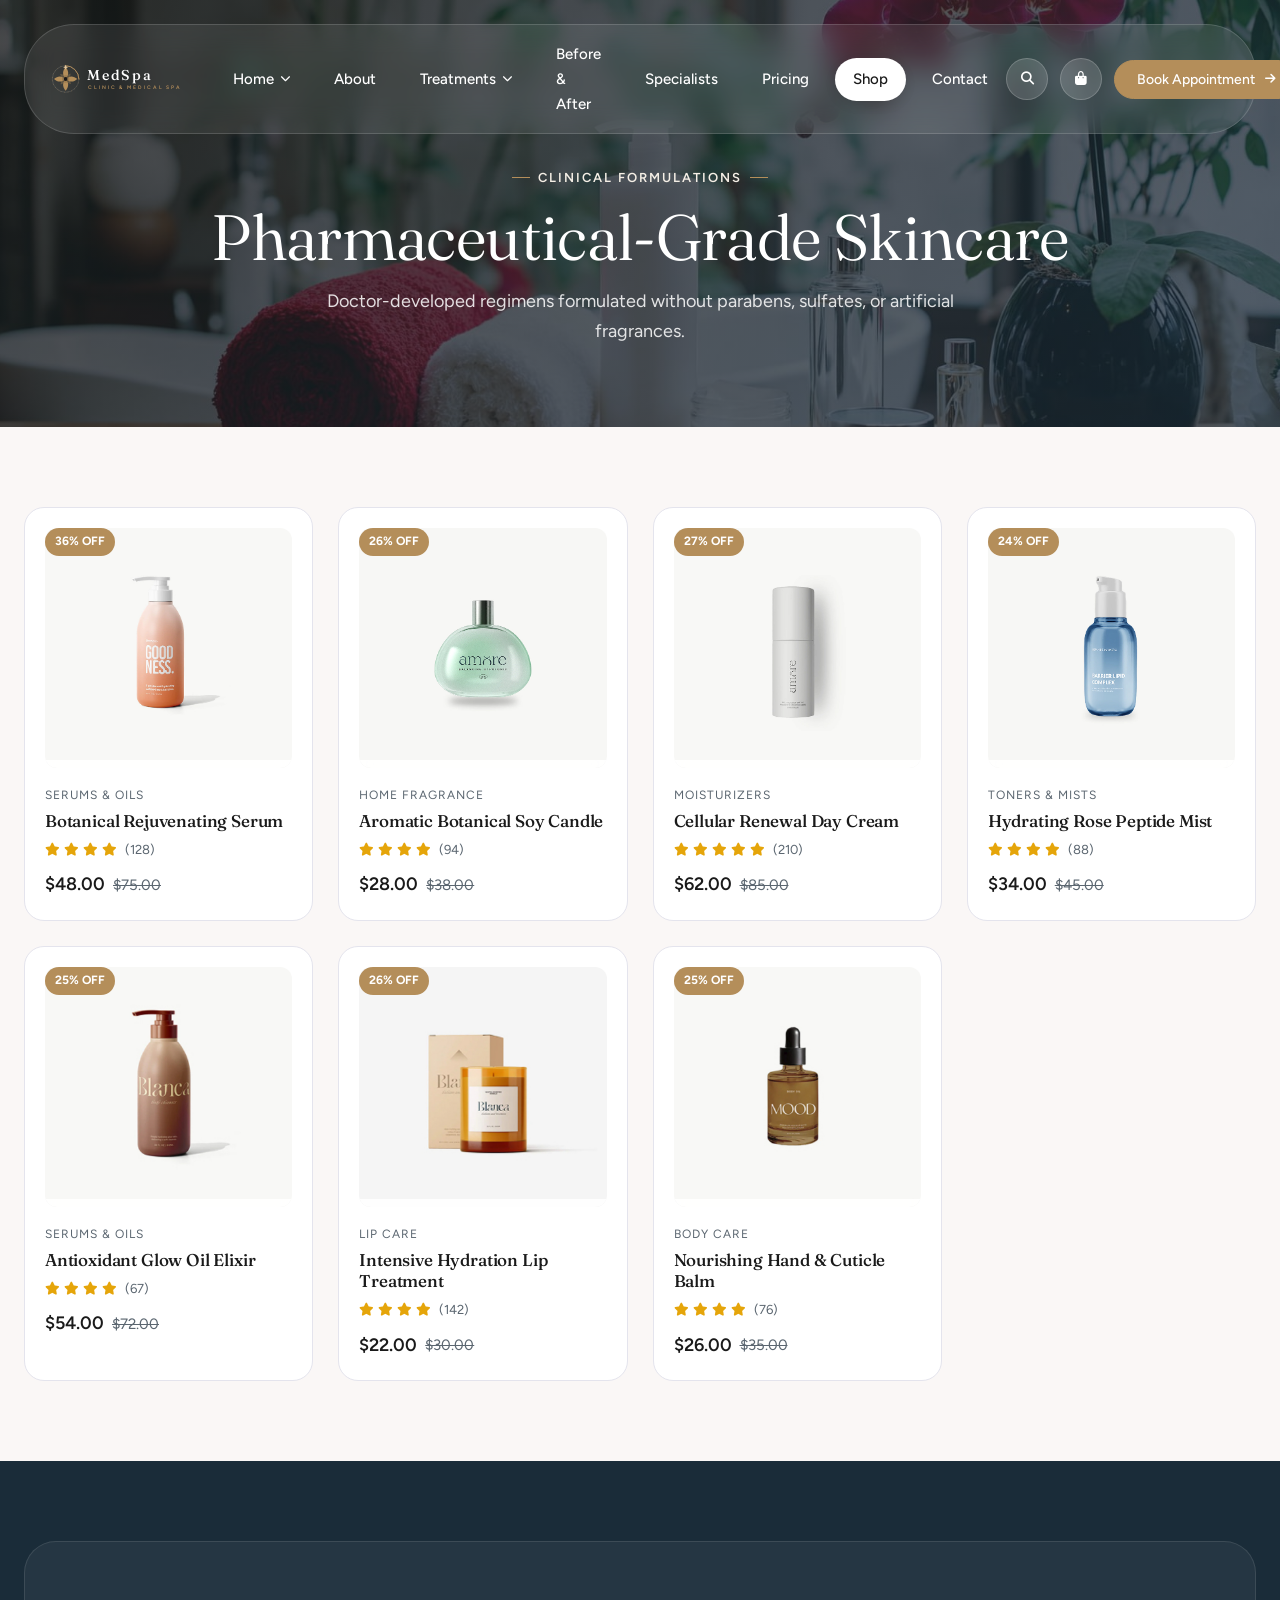
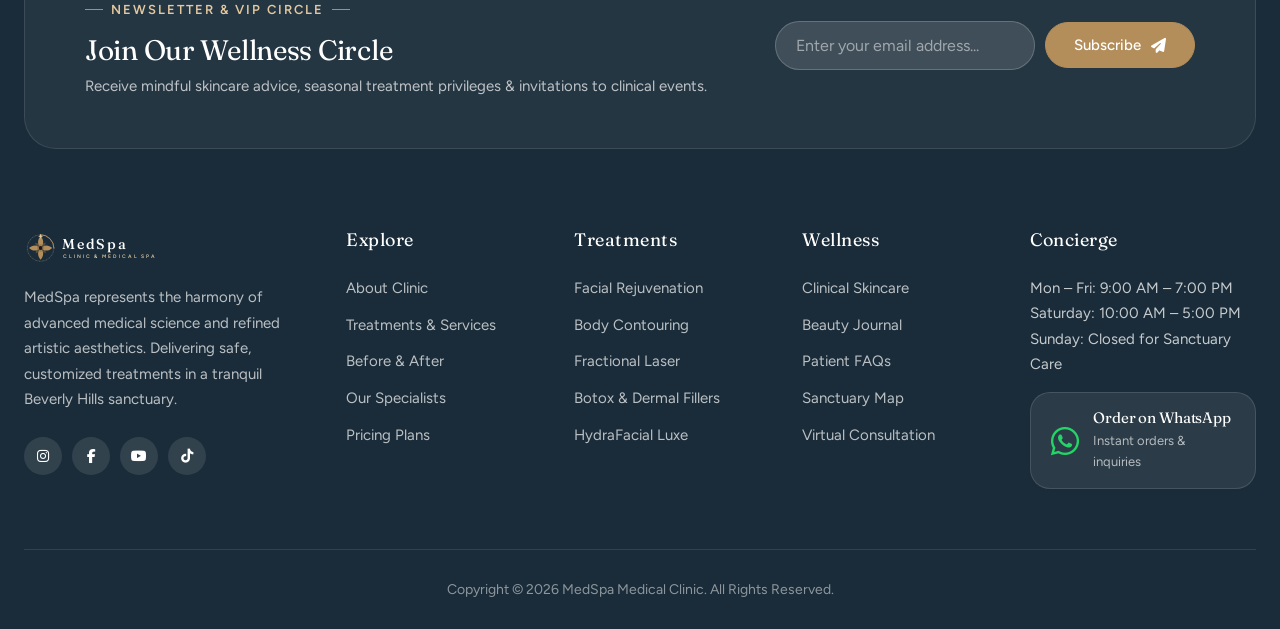
<file: shop.html>
<!DOCTYPE html>
<html lang="en">
<head>
  <meta charset="UTF-8">
  <meta name="viewport" content="width=device-width, initial-scale=1.0">
  <title>Clinical Skincare Shop — MedSpa Clinic</title>
  <meta name="description" content="Shop pharmaceutical-grade serums, crèmes, botanical mists, and luxury homecare essentials.">
  <link rel="icon" type="image/svg+xml" href="assets/images/favicon.svg">
  <link rel="stylesheet" href="https://cdnjs.cloudflare.com/ajax/libs/font-awesome/6.5.1/css/all.min.css">
  <link rel="stylesheet" href="assets/css/style.css">
</head>
<body>

  <!-- Header -->
    <!-- ==========================================================================
       Header & Navigation Bar
       ========================================================================== -->
  <header class="ae-header">
    <div class="ae-container">
      <div class="ae-header-inner">
        <!-- Brand Logo -->
        <a href="index.html" class="ae-brand-logo">
          <svg class="ae-logo" style="height:38px" viewBox="0 0 280 64" role="img" aria-label="MedSpa — Clinic &amp; Medical Spa" focusable="false"><g class="ae-lg-mark" transform="translate(4 8)"><circle class="ae-lg-ring" cx="24" cy="24" r="22.4"/><circle class="ae-lg-dash" cx="24" cy="24" r="22.4"/><path class="ae-lg-arc" d="M24 1.6A22.4 22.4 0 0 1 46.4 24"/><g class="ae-lg-leaves"><g transform="rotate(45 24 24)"><path class="ae-lg-leaf" d="M24 24C20.8 20.6 20.6 15.4 23.3 11.6 26.9 14.6 27.6 19.9 24 24Z"/></g><g transform="rotate(135 24 24)"><path class="ae-lg-leaf" d="M24 24C20.8 20.6 20.6 15.4 23.3 11.6 26.9 14.6 27.6 19.9 24 24Z"/></g><g transform="rotate(225 24 24)"><path class="ae-lg-leaf" d="M24 24C20.8 20.6 20.6 15.4 23.3 11.6 26.9 14.6 27.6 19.9 24 24Z"/></g><g transform="rotate(315 24 24)"><path class="ae-lg-leaf" d="M24 24C20.8 20.6 20.6 15.4 23.3 11.6 26.9 14.6 27.6 19.9 24 24Z"/></g></g><g class="ae-lg-petals"><g transform="rotate(0 24 24)"><path class="ae-lg-petal" d="M24 24C18.3 18.4 18.3 10.2 24 4.4 29.7 10.2 29.7 18.4 24 24Z"/></g><g transform="rotate(90 24 24)"><path class="ae-lg-petal" d="M24 24C18.3 18.4 18.3 10.2 24 4.4 29.7 10.2 29.7 18.4 24 24Z"/></g><g transform="rotate(180 24 24)"><path class="ae-lg-petal" d="M24 24C18.3 18.4 18.3 10.2 24 4.4 29.7 10.2 29.7 18.4 24 24Z"/></g><g transform="rotate(270 24 24)"><path class="ae-lg-petal" d="M24 24C18.3 18.4 18.3 10.2 24 4.4 29.7 10.2 29.7 18.4 24 24Z"/></g></g><circle class="ae-lg-halo" cx="24" cy="24" r="6.2"/><circle class="ae-lg-core" cx="24" cy="24" r="3.2"/><g class="ae-lg-orbit"><path class="ae-lg-spark" d="M24 0.2 25.25 3.05 28.1 4.3 25.25 5.55 24 8.4 22.75 5.55 19.9 4.3 22.75 3.05Z"/></g></g><text class="ae-lg-name" x="64" y="34">MedSpa</text><text class="ae-lg-sub" x="66" y="48">CLINIC &amp; MEDICAL SPA</text></svg>
        </a>

        <!-- Desktop Navigation -->
        <nav class="ae-nav" aria-label="Main Navigation">
          <ul class="ae-nav-list">
            <li class="ae-nav-item">
              <a href="index.html" class="ae-nav-link">Home <i class="fas fa-chevron-down" style="font-size: 0.65rem;"></i></a>
              <div class="ae-dropdown">
                <a href="index.html" class="ae-dropdown-link">Home Flagship</a>
                <a href="index.html#silhouette" class="ae-dropdown-link">Body Contouring</a>
                <a href="index.html#beforeAfter" class="ae-dropdown-link">Transformations</a>
                <a href="index.html#treatments" class="ae-dropdown-link">Treatments Grid</a>
              </div>
            </li>
            <li class="ae-nav-item">
              <a href="about-us.html" class="ae-nav-link">About</a>
            </li>
            <li class="ae-nav-item">
              <a href="treatments.html" class="ae-nav-link">Treatments <i class="fas fa-chevron-down" style="font-size: 0.65rem;"></i></a>
              <div class="ae-dropdown">
                <a href="treatments.html" class="ae-dropdown-link">All Procedures</a>
                <a href="treatments.html#facial" class="ae-dropdown-link">Facial Rejuvenation</a>
                <a href="treatments.html#body" class="ae-dropdown-link">Body Sculpting</a>
                <a href="treatments.html#laser" class="ae-dropdown-link">Laser Therapy</a>
                <a href="treatments.html#injectables" class="ae-dropdown-link">Neuromodulators &amp; Fillers</a>
              </div>
            </li>
            <li class="ae-nav-item">
              <a href="before-after.html" class="ae-nav-link">Before &amp; After</a>
            </li>
            <li class="ae-nav-item">
              <a href="doctors.html" class="ae-nav-link">Specialists</a>
            </li>
            <li class="ae-nav-item">
              <a href="pricing.html" class="ae-nav-link">Pricing</a>
            </li>
            <li class="ae-nav-item active">
              <a href="shop.html" class="ae-nav-link">Shop</a>
            </li>
            <li class="ae-nav-item">
              <a href="contact.html" class="ae-nav-link">Contact</a>
            </li>
          </ul>
        </nav>

        <!-- Header Actions -->
        <div class="ae-header-actions">
          <button class="ae-action-btn ae-search-toggle-btn" title="Search Clinic">
            <i class="fas fa-search"></i>
          </button>
          <button class="ae-action-btn ae-cart-toggle-btn" title="Shopping Bag">
            <i class="fas fa-shopping-bag"></i>
            <span class="ae-badge-count" style="display: none;">0</span>
          </button>
          <button class="ae-btn ae-btn-primary ae-header-cta ae-open-booking-btn">
            Book Appointment <i class="fas fa-arrow-right" style="font-size: 0.75rem;"></i>
          </button>
          <button class="ae-menu-toggle" id="mobileMenuBtn" aria-label="Toggle Navigation">
            <i class="fas fa-bars"></i>
          </button>
        </div>
      </div>
    </div>
  </header>

  <!-- Mobile Offcanvas Drawer -->
  <div class="ae-drawer-backdrop" id="mobileDrawer">
    <div class="ae-drawer" style="max-width: 320px;">
      <div class="ae-drawer-header">
        <svg class="ae-logo" style="height:32px" viewBox="0 0 280 64" role="img" aria-label="MedSpa — Clinic &amp; Medical Spa" focusable="false"><g class="ae-lg-mark" transform="translate(4 8)"><circle class="ae-lg-ring" cx="24" cy="24" r="22.4"/><circle class="ae-lg-dash" cx="24" cy="24" r="22.4"/><path class="ae-lg-arc" d="M24 1.6A22.4 22.4 0 0 1 46.4 24"/><g class="ae-lg-leaves"><g transform="rotate(45 24 24)"><path class="ae-lg-leaf" d="M24 24C20.8 20.6 20.6 15.4 23.3 11.6 26.9 14.6 27.6 19.9 24 24Z"/></g><g transform="rotate(135 24 24)"><path class="ae-lg-leaf" d="M24 24C20.8 20.6 20.6 15.4 23.3 11.6 26.9 14.6 27.6 19.9 24 24Z"/></g><g transform="rotate(225 24 24)"><path class="ae-lg-leaf" d="M24 24C20.8 20.6 20.6 15.4 23.3 11.6 26.9 14.6 27.6 19.9 24 24Z"/></g><g transform="rotate(315 24 24)"><path class="ae-lg-leaf" d="M24 24C20.8 20.6 20.6 15.4 23.3 11.6 26.9 14.6 27.6 19.9 24 24Z"/></g></g><g class="ae-lg-petals"><g transform="rotate(0 24 24)"><path class="ae-lg-petal" d="M24 24C18.3 18.4 18.3 10.2 24 4.4 29.7 10.2 29.7 18.4 24 24Z"/></g><g transform="rotate(90 24 24)"><path class="ae-lg-petal" d="M24 24C18.3 18.4 18.3 10.2 24 4.4 29.7 10.2 29.7 18.4 24 24Z"/></g><g transform="rotate(180 24 24)"><path class="ae-lg-petal" d="M24 24C18.3 18.4 18.3 10.2 24 4.4 29.7 10.2 29.7 18.4 24 24Z"/></g><g transform="rotate(270 24 24)"><path class="ae-lg-petal" d="M24 24C18.3 18.4 18.3 10.2 24 4.4 29.7 10.2 29.7 18.4 24 24Z"/></g></g><circle class="ae-lg-halo" cx="24" cy="24" r="6.2"/><circle class="ae-lg-core" cx="24" cy="24" r="3.2"/><g class="ae-lg-orbit"><path class="ae-lg-spark" d="M24 0.2 25.25 3.05 28.1 4.3 25.25 5.55 24 8.4 22.75 5.55 19.9 4.3 22.75 3.05Z"/></g></g><text class="ae-lg-name" x="64" y="34">MedSpa</text><text class="ae-lg-sub" x="66" y="48">CLINIC &amp; MEDICAL SPA</text></svg>
        <button class="ae-modal-close-btn" id="mobileDrawerClose"><i class="fas fa-times"></i></button>
      </div>
      <div class="ae-drawer-body">
        <ul style="display: flex; flex-direction: column; gap: 16px; font-size: 1.0625rem; font-weight: 500;">
          <li><a href="index.html">Home</a></li>
          <li><a href="about-us.html">About Clinic</a></li>
          <li><a href="treatments.html">Treatments &amp; Procedures</a></li>
          <li><a href="before-after.html">Before &amp; After Gallery</a></li>
          <li><a href="doctors.html">Our Specialists</a></li>
          <li><a href="pricing.html">Pricing &amp; Packages</a></li>
          <li><a href="shop.html">Skincare Shop</a></li>
          <li><a href="blog.html">Beauty Journal</a></li>
          <li><a href="contact.html">Contact Us</a></li>
        </ul>
        <div style="margin-top: 36px; padding-top: 24px; border-top: 1px solid var(--ae-border);">
          <div style="font-size: 0.8125rem; color: var(--ae-text-muted); margin-bottom: 6px;">Concierge Line:</div>
          <a href="tel:+18005552345" style="font-size: 1.125rem; font-weight: 600; color: var(--ae-secondary);">+1 (800) 555-2345</a>
          <button class="ae-btn ae-btn-primary ae-open-booking-btn" style="width: 100%; margin-top: 20px;">
            Book Consultation
          </button>
        </div>
      </div>
    </div>
  </div>


  <!-- Banner -->
  <section style="background: url('assets/images/page-banner.jpg') center/cover no-repeat; padding: 160px 0 80px; position: relative;">
    <div style="position: absolute; inset: 0; background: linear-gradient(135deg, rgba(20,22,21,0.75), rgba(26,44,57,0.7));"></div>
    <div class="ae-container" style="position: relative; z-index: 2; color: var(--ae-white); text-align: center;">
      <span class="ae-sub-title" style="color: #F5EFE6;">CLINICAL FORMULATIONS</span>
      <h1 class="ae-heading-xl" style="color: var(--ae-white); margin-bottom: 12px;">Pharmaceutical-Grade Skincare</h1>
      <p class="ae-text-lead" style="color: rgba(255,255,255,0.85); max-width: 640px; margin: 0 auto;">Doctor-developed regimens formulated without parabens, sulfates, or artificial fragrances.</p>
    </div>
  </section>

  <!-- Products Section -->
  <section style="padding: 80px 0; background: var(--ae-bg-light);">
    <div class="ae-container">
      <div class="ae-product-grid" id="productsContainer">
        <!-- Rendered by JS -->
      </div>
    </div>
  </section>

  <!-- Slide-out Shopping Bag Drawer -->
  <div class="ae-drawer-backdrop" id="cartDrawer">
    <div class="ae-drawer">
      <div class="ae-drawer-header">
        <h4 style="font-size: 1.25rem;"><i class="fas fa-shopping-bag" style="color: var(--ae-primary); margin-right: 8px;"></i> Your Skincare Bag</h4>
        <button class="ae-modal-close-btn" id="cartDrawerClose"><i class="fas fa-times"></i></button>
      </div>
      <div class="ae-drawer-body" id="cartItemsList">
        <!-- Rendered by JS -->
      </div>
      <div class="ae-drawer-footer">
        <div style="display: flex; justify-content: space-between; align-items: baseline; margin-bottom: 18px;">
          <span style="font-size: 1rem; color: var(--ae-text-muted);">Estimated Subtotal</span>
          <span style="font-size: 1.5rem; font-weight: 600; color: var(--ae-secondary);" id="cartSubtotal">$0.00</span>
        </div>
        <button class="ae-btn ae-btn-primary" id="cartCheckoutBtn" style="width: 100%; padding: 14px;">
          Proceed to Checkout <i class="fas fa-lock" style="font-size: 0.75rem;"></i>
        </button>
      </div>
    </div>
  </div>

  <!-- Quick View Product Modal -->
  <div class="ae-modal-backdrop" id="quickViewModal">
    <div class="ae-modal-card" style="max-width: 820px;">
      <button class="ae-modal-close-btn" id="quickViewClose"><i class="fas fa-times"></i></button>
      <div id="quickViewBody">
        <!-- Rendered by JS -->
      </div>
    </div>
  </div>

  <!-- ==========================================================================
       Footer Section
       ========================================================================== -->
  <footer class="ae-footer">
    <div class="ae-container">
      <!-- Newsletter Bar -->
      <div class="ae-newsletter-box">
        <div class="ae-newsletter-text">
          <span class="ae-sub-title" style="color: #E4C89F;">NEWSLETTER &amp; VIP CIRCLE</span>
          <h3 class="ae-heading-md">Join Our Wellness Circle</h3>
          <p>Receive mindful skincare advice, seasonal treatment privileges &amp; invitations to clinical events.</p>
        </div>
        <form class="ae-newsletter-form" id="newsletterForm">
          <input type="email" id="newsletterEmail" class="ae-input" placeholder="Enter your email address..." required style="background: rgba(255, 255, 255, 0.12);">
          <button type="submit" class="ae-btn ae-btn-primary" style="white-space: nowrap;">
            Subscribe <i class="fas fa-paper-plane"></i>
          </button>
        </form>
      </div>

      <!-- Main Columns -->
      <div class="ae-footer-grid">
        <!-- Brand Col -->
        <div class="ae-footer-col">
          <svg class="ae-logo ae-logo--light" style="height:38px" viewBox="0 0 280 64" role="img" aria-label="MedSpa — Clinic &amp; Medical Spa" focusable="false"><g class="ae-lg-mark" transform="translate(4 8)"><circle class="ae-lg-ring" cx="24" cy="24" r="22.4"/><circle class="ae-lg-dash" cx="24" cy="24" r="22.4"/><path class="ae-lg-arc" d="M24 1.6A22.4 22.4 0 0 1 46.4 24"/><g class="ae-lg-leaves"><g transform="rotate(45 24 24)"><path class="ae-lg-leaf" d="M24 24C20.8 20.6 20.6 15.4 23.3 11.6 26.9 14.6 27.6 19.9 24 24Z"/></g><g transform="rotate(135 24 24)"><path class="ae-lg-leaf" d="M24 24C20.8 20.6 20.6 15.4 23.3 11.6 26.9 14.6 27.6 19.9 24 24Z"/></g><g transform="rotate(225 24 24)"><path class="ae-lg-leaf" d="M24 24C20.8 20.6 20.6 15.4 23.3 11.6 26.9 14.6 27.6 19.9 24 24Z"/></g><g transform="rotate(315 24 24)"><path class="ae-lg-leaf" d="M24 24C20.8 20.6 20.6 15.4 23.3 11.6 26.9 14.6 27.6 19.9 24 24Z"/></g></g><g class="ae-lg-petals"><g transform="rotate(0 24 24)"><path class="ae-lg-petal" d="M24 24C18.3 18.4 18.3 10.2 24 4.4 29.7 10.2 29.7 18.4 24 24Z"/></g><g transform="rotate(90 24 24)"><path class="ae-lg-petal" d="M24 24C18.3 18.4 18.3 10.2 24 4.4 29.7 10.2 29.7 18.4 24 24Z"/></g><g transform="rotate(180 24 24)"><path class="ae-lg-petal" d="M24 24C18.3 18.4 18.3 10.2 24 4.4 29.7 10.2 29.7 18.4 24 24Z"/></g><g transform="rotate(270 24 24)"><path class="ae-lg-petal" d="M24 24C18.3 18.4 18.3 10.2 24 4.4 29.7 10.2 29.7 18.4 24 24Z"/></g></g><circle class="ae-lg-halo" cx="24" cy="24" r="6.2"/><circle class="ae-lg-core" cx="24" cy="24" r="3.2"/><g class="ae-lg-orbit"><path class="ae-lg-spark" d="M24 0.2 25.25 3.05 28.1 4.3 25.25 5.55 24 8.4 22.75 5.55 19.9 4.3 22.75 3.05Z"/></g></g><text class="ae-lg-name" x="64" y="34">MedSpa</text><text class="ae-lg-sub" x="66" y="48">CLINIC &amp; MEDICAL SPA</text></svg>
          <p class="ae-footer-brand-desc">MedSpa represents the harmony of advanced medical science and refined artistic aesthetics. Delivering safe, customized treatments in a tranquil Beverly Hills sanctuary.</p>
          <div class="ae-footer-socials">
            <a href="https://instagram.com" class="ae-social-btn" aria-label="Instagram"><i class="fab fa-instagram"></i></a>
            <a href="https://facebook.com" class="ae-social-btn" aria-label="Facebook"><i class="fab fa-facebook-f"></i></a>
            <a href="https://youtube.com" class="ae-social-btn" aria-label="YouTube"><i class="fab fa-youtube"></i></a>
            <a href="https://tiktok.com" class="ae-social-btn" aria-label="TikTok"><i class="fab fa-tiktok"></i></a>
          </div>
        </div>

        <!-- Explore -->
        <div class="ae-footer-col">
          <h4>Explore</h4>
          <div class="ae-footer-links">
            <a href="about-us.html" class="ae-footer-link">About Clinic</a>
            <a href="treatments.html" class="ae-footer-link">Treatments &amp; Services</a>
            <a href="before-after.html" class="ae-footer-link">Before &amp; After</a>
            <a href="doctors.html" class="ae-footer-link">Our Specialists</a>
            <a href="pricing.html" class="ae-footer-link">Pricing Plans</a>
          </div>
        </div>

        <!-- Specialty Procedures -->
        <div class="ae-footer-col">
          <h4>Treatments</h4>
          <div class="ae-footer-links">
            <a href="treatments.html#facial" class="ae-footer-link">Facial Rejuvenation</a>
            <a href="treatments.html#body" class="ae-footer-link">Body Contouring</a>
            <a href="treatments.html#laser" class="ae-footer-link">Fractional Laser</a>
            <a href="treatments.html#injectables" class="ae-footer-link">Botox &amp; Dermal Fillers</a>
            <a href="treatments.html#hydrafacial" class="ae-footer-link">HydraFacial Luxe</a>
          </div>
        </div>

        <!-- Wellness -->
        <div class="ae-footer-col">
          <h4>Wellness</h4>
          <div class="ae-footer-links">
            <a href="shop.html" class="ae-footer-link">Clinical Skincare</a>
            <a href="blog.html" class="ae-footer-link">Beauty Journal</a>
            <a href="#faq" class="ae-footer-link">Patient FAQs</a>
            <a href="contact.html" class="ae-footer-link">Sanctuary Map</a>
            <a href="#appointment" class="ae-footer-link">Virtual Consultation</a>
          </div>
        </div>

        <!-- Operating Hours & WhatsApp -->
        <div class="ae-footer-col">
          <h4>Concierge</h4>
          <div style="font-size: 0.9375rem; color: rgba(255, 255, 255, 0.75); line-height: 1.7; margin-bottom: 14px;">
            <div>Mon – Fri: 9:00 AM – 7:00 PM</div>
            <div>Saturday: 10:00 AM – 5:00 PM</div>
            <div>Sunday: Closed for Sanctuary Care</div>
          </div>
          <a href="#" class="ae-whatsapp-card" id="footerWhatsappTrigger">
            <i class="fab fa-whatsapp ae-whatsapp-icon"></i>
            <div class="ae-whatsapp-text">
              <h6>Order on WhatsApp</h6>
              <p>Instant orders &amp; inquiries</p>
            </div>
          </a>
        </div>
      </div>

      <!-- Copyright Bottom Bar -->
      <div class="ae-footer-bottom">
        <div>Copyright &copy; 2026 MedSpa Medical Clinic. All Rights Reserved.</div>
      </div>
    </div>
  </footer>

  <!-- ==========================================================================
       Interactive Modals & Slide-out Drawers
       ========================================================================== -->

  <!-- Slide-out Shopping Bag Drawer -->
  <div class="ae-drawer-backdrop" id="cartDrawer">
    <div class="ae-drawer">
      <div class="ae-drawer-header">
        <h4 style="font-size: 1.25rem;"><i class="fas fa-shopping-bag" style="color: var(--ae-primary); margin-right: 8px;"></i> Your Skincare Bag</h4>
        <button class="ae-modal-close-btn" id="cartDrawerClose"><i class="fas fa-times"></i></button>
      </div>
      <div class="ae-drawer-body" id="cartItemsList">
        <!-- Rendered by JS -->
      </div>
      <div class="ae-drawer-footer">
        <div style="display: flex; justify-content: space-between; align-items: baseline; margin-bottom: 18px;">
          <span style="font-size: 1rem; color: var(--ae-text-muted);">Estimated Subtotal</span>
          <span style="font-size: 1.5rem; font-weight: 600; color: var(--ae-secondary);" id="cartSubtotal">$0.00</span>
        </div>
        <p style="font-size: 0.8125rem; color: var(--ae-text-muted); margin-bottom: 18px;">Complimentary clinical express shipping &amp; two deluxe treatment samples included with all orders over $75.</p>
        <button class="ae-btn ae-btn-primary" id="cartCheckoutBtn" style="width: 100%; padding: 14px;">
          Proceed to Checkout <i class="fas fa-lock" style="font-size: 0.75rem;"></i>
        </button>
      </div>
    </div>
  </div>

  <!-- Book Appointment Modal -->
  <div class="ae-modal-backdrop" id="appointmentModal">
    <div class="ae-modal-card">
      <button class="ae-modal-close-btn" id="appointmentModalClose"><i class="fas fa-times"></i></button>
      <span class="ae-sub-title">APPOINTMENT SCHEDULING</span>
      <h3 class="ae-heading-md" style="margin-bottom: 8px;">Book Your Aesthetic Consultation</h3>
      <p style="font-size: 0.9375rem; color: var(--ae-text-muted); margin-bottom: 24px;">Select your preferred procedure, specialist, and time. Our concierge will confirm your sanctuary reservation immediately.</p>

      <form id="appointmentForm">
        <div class="ae-form-grid">
          <div class="ae-form-group">
            <label class="ae-form-label" style="color: var(--ae-secondary);">First Name *</label>
            <input type="text" name="firstName" class="ae-input" placeholder="Eleanor" required style="background: var(--ae-bg-light); border-color: var(--ae-border); color: var(--ae-secondary);">
          </div>
          <div class="ae-form-group">
            <label class="ae-form-label" style="color: var(--ae-secondary);">Last Name *</label>
            <input type="text" name="lastName" class="ae-input" placeholder="Vance" required style="background: var(--ae-bg-light); border-color: var(--ae-border); color: var(--ae-secondary);">
          </div>
          <div class="ae-form-group">
            <label class="ae-form-label" style="color: var(--ae-secondary);">Email Address *</label>
            <input type="email" name="email" class="ae-input" placeholder="eleanor@example.com" required style="background: var(--ae-bg-light); border-color: var(--ae-border); color: var(--ae-secondary);">
          </div>
          <div class="ae-form-group">
            <label class="ae-form-label" style="color: var(--ae-secondary);">Phone Number *</label>
            <input type="tel" name="phone" class="ae-input" placeholder="+1 (555) 000-0000" required style="background: var(--ae-bg-light); border-color: var(--ae-border); color: var(--ae-secondary);">
          </div>
          <div class="ae-form-group full-width">
            <label class="ae-form-label" style="color: var(--ae-secondary);">Select Treatment Procedure *</label>
            <select name="treatment" id="appointmentTreatment" class="ae-input" required style="background: var(--ae-bg-light); border-color: var(--ae-border); color: var(--ae-secondary);">
              <!-- Rendered by JS -->
            </select>
          </div>
          <div class="ae-form-group full-width">
            <label class="ae-form-label" style="color: var(--ae-secondary);">Preferred Specialist</label>
            <select name="doctor" id="appointmentDoctor" class="ae-input" style="background: var(--ae-bg-light); border-color: var(--ae-border); color: var(--ae-secondary);">
              <!-- Rendered by JS -->
            </select>
          </div>
          <div class="ae-form-group">
            <label class="ae-form-label" style="color: var(--ae-secondary);">Preferred Date</label>
            <input type="date" name="date" class="ae-input" style="background: var(--ae-bg-light); border-color: var(--ae-border); color: var(--ae-secondary);">
          </div>
          <div class="ae-form-group">
            <label class="ae-form-label" style="color: var(--ae-secondary);">Preferred Time Slot</label>
            <select name="time" class="ae-input" style="background: var(--ae-bg-light); border-color: var(--ae-border); color: var(--ae-secondary);">
              <option value="Morning (9:00 AM - 12:00 PM)">Morning (9:00 AM - 12:00 PM)</option>
              <option value="Early Afternoon (12:00 PM - 3:00 PM)">Early Afternoon (12:00 PM - 3:00 PM)</option>
              <option value="Late Afternoon (3:00 PM - 6:00 PM)">Late Afternoon (3:00 PM - 6:00 PM)</option>
            </select>
          </div>
          <div class="ae-form-group full-width">
            <label class="ae-form-label" style="color: var(--ae-secondary);">Medical / Aesthetic Notes</label>
            <textarea name="notes" class="ae-input" placeholder="Any previous procedures or allergies we should know about..." style="background: var(--ae-bg-light); border-color: var(--ae-border); color: var(--ae-secondary); min-height: 80px;"></textarea>
          </div>
        </div>
        <button type="submit" class="ae-btn ae-btn-primary" style="width: 100%; padding: 14px; margin-top: 10px;">
          Confirm Booking Request <i class="fas fa-calendar-check"></i>
        </button>
      </form>
    </div>
  </div>

  <!-- Quick View Product Modal -->
  <div class="ae-modal-backdrop" id="quickViewModal">
    <div class="ae-modal-card" style="max-width: 820px;">
      <button class="ae-modal-close-btn" id="quickViewClose"><i class="fas fa-times"></i></button>
      <div id="quickViewBody">
        <!-- Rendered by JS -->
      </div>
    </div>
  </div>

  <!-- Live Search Modal -->
  <div class="ae-modal-backdrop" id="searchModal">
    <div class="ae-modal-card" style="max-width: 620px;">
      <button class="ae-modal-close-btn" id="searchModalClose"><i class="fas fa-times"></i></button>
      <span class="ae-sub-title">INSTANT SEARCH</span>
      <h3 class="ae-heading-md" style="margin-bottom: 14px;">Search Procedures &amp; Skincare</h3>
      <div style="position: relative; margin-bottom: 20px;">
        <i class="fas fa-search" style="position: absolute; left: 18px; top: 50%; transform: translateY(-50%); color: var(--ae-text-muted);"></i>
        <input type="text" id="searchInput" class="ae-input" placeholder="e.g. HydraFacial, Laser, Serum, Contouring..." style="padding-left: 48px; background: var(--ae-bg-light); border-color: var(--ae-border); color: var(--ae-secondary);">
      </div>
      <div id="searchResults" style="max-height: 380px; overflow-y: auto;">
        <div style="text-align: center; color: var(--ae-text-muted); padding: 30px;">
          Type at least 2 characters to search treatments and skincare essentials...
        </div>
      </div>
    </div>
  </div>

  <!-- Back to Top Button -->
  <button class="ae-back-to-top" aria-label="Back to top">
    <i class="fas fa-chevron-up"></i>
  </button>

  <!-- Core Scripts -->
  <script src="assets/js/data.js"></script>
  <script src="assets/js/app.js"></script>
</body>
</html>
</file>
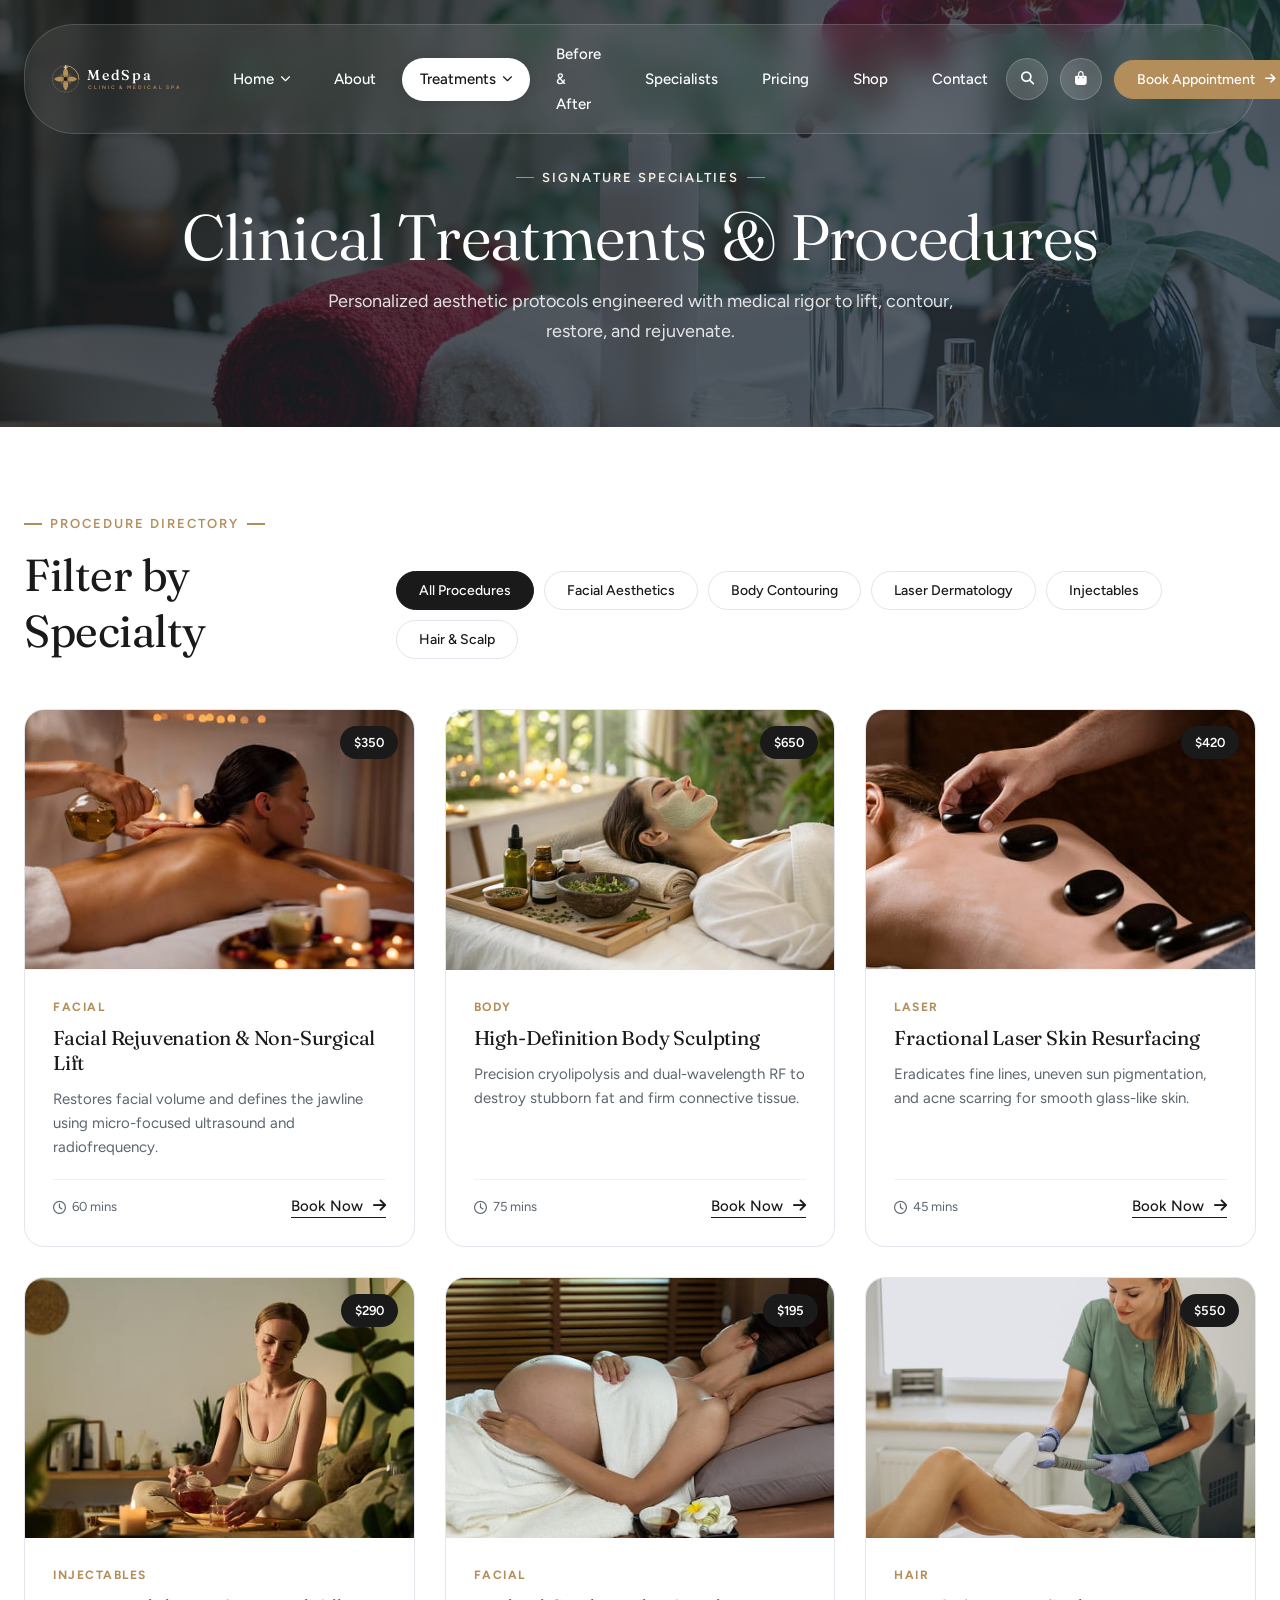
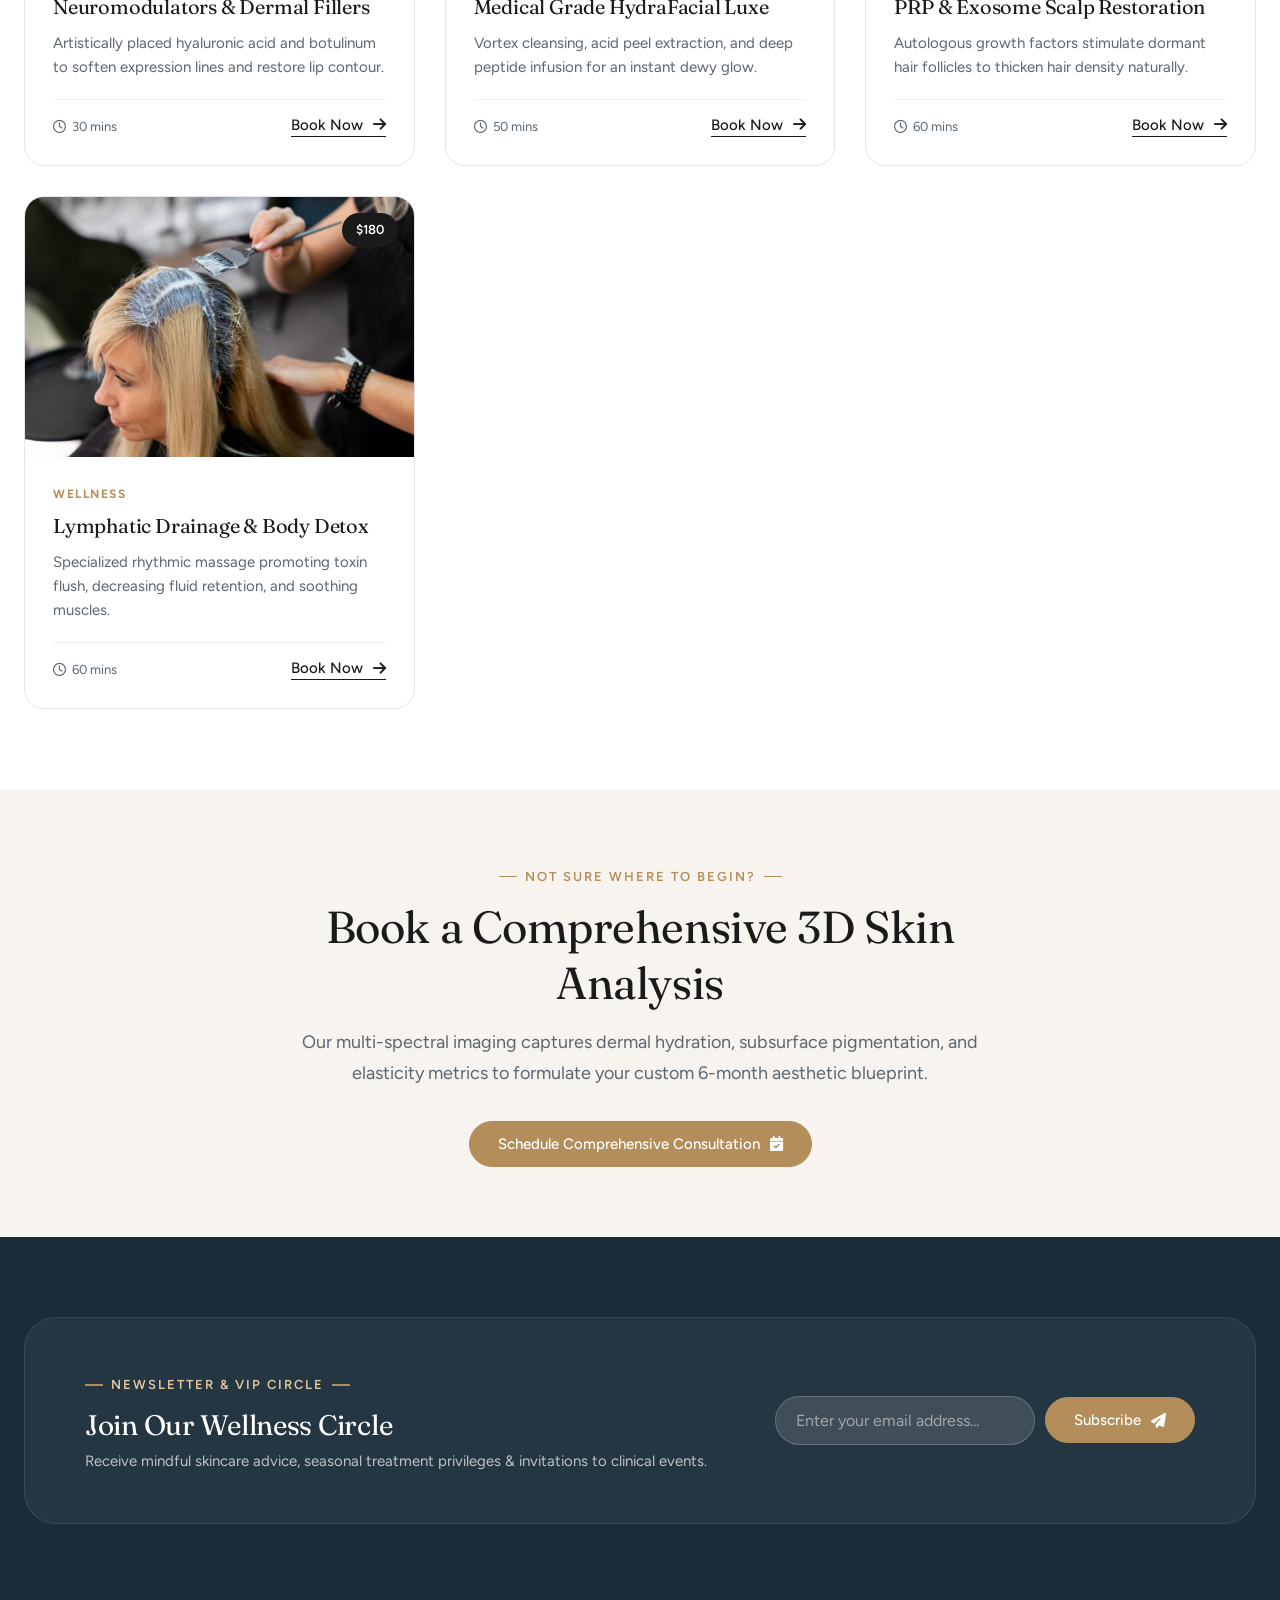
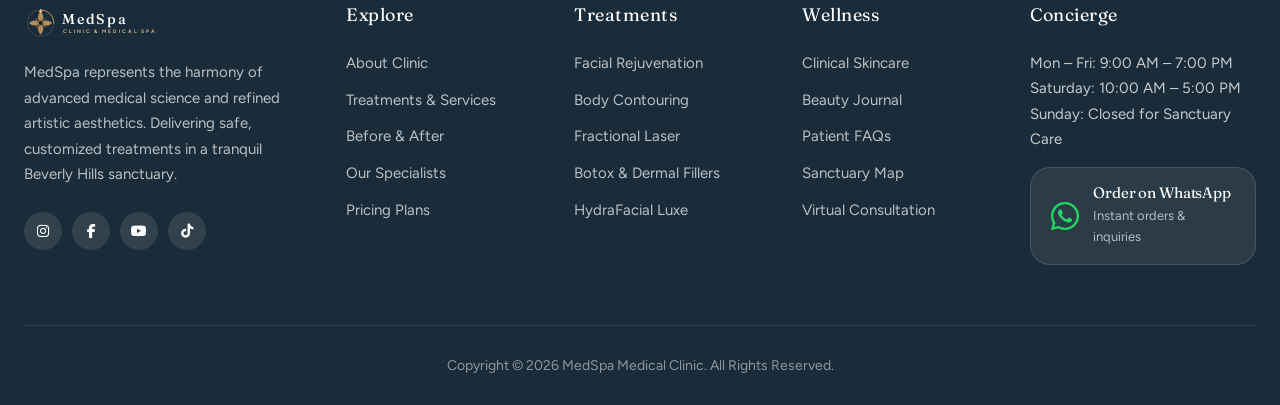
<file: treatments.html>
<!DOCTYPE html>
<html lang="en">
<head>
  <meta charset="UTF-8">
  <meta name="viewport" content="width=device-width, initial-scale=1.0">
  <title>Treatments &amp; Procedures — MedSpa Clinic</title>
  <meta name="description" content="Explore our menu of advanced facial rejuvenation, non-surgical body sculpting, laser resurfacing, and medical injectables.">
  <link rel="icon" type="image/svg+xml" href="assets/images/favicon.svg">
  <link rel="stylesheet" href="https://cdnjs.cloudflare.com/ajax/libs/font-awesome/6.5.1/css/all.min.css">
  <link rel="stylesheet" href="assets/css/style.css">
</head>
<body>

  <!-- Header -->
    <!-- ==========================================================================
       Header & Navigation Bar
       ========================================================================== -->
  <header class="ae-header">
    <div class="ae-container">
      <div class="ae-header-inner">
        <!-- Brand Logo -->
        <a href="index.html" class="ae-brand-logo">
          <svg class="ae-logo" style="height:38px" viewBox="0 0 280 64" role="img" aria-label="MedSpa — Clinic &amp; Medical Spa" focusable="false"><g class="ae-lg-mark" transform="translate(4 8)"><circle class="ae-lg-ring" cx="24" cy="24" r="22.4"/><circle class="ae-lg-dash" cx="24" cy="24" r="22.4"/><path class="ae-lg-arc" d="M24 1.6A22.4 22.4 0 0 1 46.4 24"/><g class="ae-lg-leaves"><g transform="rotate(45 24 24)"><path class="ae-lg-leaf" d="M24 24C20.8 20.6 20.6 15.4 23.3 11.6 26.9 14.6 27.6 19.9 24 24Z"/></g><g transform="rotate(135 24 24)"><path class="ae-lg-leaf" d="M24 24C20.8 20.6 20.6 15.4 23.3 11.6 26.9 14.6 27.6 19.9 24 24Z"/></g><g transform="rotate(225 24 24)"><path class="ae-lg-leaf" d="M24 24C20.8 20.6 20.6 15.4 23.3 11.6 26.9 14.6 27.6 19.9 24 24Z"/></g><g transform="rotate(315 24 24)"><path class="ae-lg-leaf" d="M24 24C20.8 20.6 20.6 15.4 23.3 11.6 26.9 14.6 27.6 19.9 24 24Z"/></g></g><g class="ae-lg-petals"><g transform="rotate(0 24 24)"><path class="ae-lg-petal" d="M24 24C18.3 18.4 18.3 10.2 24 4.4 29.7 10.2 29.7 18.4 24 24Z"/></g><g transform="rotate(90 24 24)"><path class="ae-lg-petal" d="M24 24C18.3 18.4 18.3 10.2 24 4.4 29.7 10.2 29.7 18.4 24 24Z"/></g><g transform="rotate(180 24 24)"><path class="ae-lg-petal" d="M24 24C18.3 18.4 18.3 10.2 24 4.4 29.7 10.2 29.7 18.4 24 24Z"/></g><g transform="rotate(270 24 24)"><path class="ae-lg-petal" d="M24 24C18.3 18.4 18.3 10.2 24 4.4 29.7 10.2 29.7 18.4 24 24Z"/></g></g><circle class="ae-lg-halo" cx="24" cy="24" r="6.2"/><circle class="ae-lg-core" cx="24" cy="24" r="3.2"/><g class="ae-lg-orbit"><path class="ae-lg-spark" d="M24 0.2 25.25 3.05 28.1 4.3 25.25 5.55 24 8.4 22.75 5.55 19.9 4.3 22.75 3.05Z"/></g></g><text class="ae-lg-name" x="64" y="34">MedSpa</text><text class="ae-lg-sub" x="66" y="48">CLINIC &amp; MEDICAL SPA</text></svg>
        </a>

        <!-- Desktop Navigation -->
        <nav class="ae-nav" aria-label="Main Navigation">
          <ul class="ae-nav-list">
            <li class="ae-nav-item">
              <a href="index.html" class="ae-nav-link">Home <i class="fas fa-chevron-down" style="font-size: 0.65rem;"></i></a>
              <div class="ae-dropdown">
                <a href="index.html" class="ae-dropdown-link">Home Flagship</a>
                <a href="index.html#silhouette" class="ae-dropdown-link">Body Contouring</a>
                <a href="index.html#beforeAfter" class="ae-dropdown-link">Transformations</a>
                <a href="index.html#treatments" class="ae-dropdown-link">Treatments Grid</a>
              </div>
            </li>
            <li class="ae-nav-item">
              <a href="about-us.html" class="ae-nav-link">About</a>
            </li>
            <li class="ae-nav-item active">
              <a href="treatments.html" class="ae-nav-link">Treatments <i class="fas fa-chevron-down" style="font-size: 0.65rem;"></i></a>
              <div class="ae-dropdown">
                <a href="treatments.html" class="ae-dropdown-link">All Procedures</a>
                <a href="treatments.html#facial" class="ae-dropdown-link">Facial Rejuvenation</a>
                <a href="treatments.html#body" class="ae-dropdown-link">Body Sculpting</a>
                <a href="treatments.html#laser" class="ae-dropdown-link">Laser Therapy</a>
                <a href="treatments.html#injectables" class="ae-dropdown-link">Neuromodulators &amp; Fillers</a>
              </div>
            </li>
            <li class="ae-nav-item">
              <a href="before-after.html" class="ae-nav-link">Before &amp; After</a>
            </li>
            <li class="ae-nav-item">
              <a href="doctors.html" class="ae-nav-link">Specialists</a>
            </li>
            <li class="ae-nav-item">
              <a href="pricing.html" class="ae-nav-link">Pricing</a>
            </li>
            <li class="ae-nav-item">
              <a href="shop.html" class="ae-nav-link">Shop</a>
            </li>
            <li class="ae-nav-item">
              <a href="contact.html" class="ae-nav-link">Contact</a>
            </li>
          </ul>
        </nav>

        <!-- Header Actions -->
        <div class="ae-header-actions">
          <button class="ae-action-btn ae-search-toggle-btn" title="Search Clinic">
            <i class="fas fa-search"></i>
          </button>
          <button class="ae-action-btn ae-cart-toggle-btn" title="Shopping Bag">
            <i class="fas fa-shopping-bag"></i>
            <span class="ae-badge-count" style="display: none;">0</span>
          </button>
          <button class="ae-btn ae-btn-primary ae-header-cta ae-open-booking-btn">
            Book Appointment <i class="fas fa-arrow-right" style="font-size: 0.75rem;"></i>
          </button>
          <button class="ae-menu-toggle" id="mobileMenuBtn" aria-label="Toggle Navigation">
            <i class="fas fa-bars"></i>
          </button>
        </div>
      </div>
    </div>
  </header>

  <!-- Mobile Offcanvas Drawer -->
  <div class="ae-drawer-backdrop" id="mobileDrawer">
    <div class="ae-drawer" style="max-width: 320px;">
      <div class="ae-drawer-header">
        <svg class="ae-logo" style="height:32px" viewBox="0 0 280 64" role="img" aria-label="MedSpa — Clinic &amp; Medical Spa" focusable="false"><g class="ae-lg-mark" transform="translate(4 8)"><circle class="ae-lg-ring" cx="24" cy="24" r="22.4"/><circle class="ae-lg-dash" cx="24" cy="24" r="22.4"/><path class="ae-lg-arc" d="M24 1.6A22.4 22.4 0 0 1 46.4 24"/><g class="ae-lg-leaves"><g transform="rotate(45 24 24)"><path class="ae-lg-leaf" d="M24 24C20.8 20.6 20.6 15.4 23.3 11.6 26.9 14.6 27.6 19.9 24 24Z"/></g><g transform="rotate(135 24 24)"><path class="ae-lg-leaf" d="M24 24C20.8 20.6 20.6 15.4 23.3 11.6 26.9 14.6 27.6 19.9 24 24Z"/></g><g transform="rotate(225 24 24)"><path class="ae-lg-leaf" d="M24 24C20.8 20.6 20.6 15.4 23.3 11.6 26.9 14.6 27.6 19.9 24 24Z"/></g><g transform="rotate(315 24 24)"><path class="ae-lg-leaf" d="M24 24C20.8 20.6 20.6 15.4 23.3 11.6 26.9 14.6 27.6 19.9 24 24Z"/></g></g><g class="ae-lg-petals"><g transform="rotate(0 24 24)"><path class="ae-lg-petal" d="M24 24C18.3 18.4 18.3 10.2 24 4.4 29.7 10.2 29.7 18.4 24 24Z"/></g><g transform="rotate(90 24 24)"><path class="ae-lg-petal" d="M24 24C18.3 18.4 18.3 10.2 24 4.4 29.7 10.2 29.7 18.4 24 24Z"/></g><g transform="rotate(180 24 24)"><path class="ae-lg-petal" d="M24 24C18.3 18.4 18.3 10.2 24 4.4 29.7 10.2 29.7 18.4 24 24Z"/></g><g transform="rotate(270 24 24)"><path class="ae-lg-petal" d="M24 24C18.3 18.4 18.3 10.2 24 4.4 29.7 10.2 29.7 18.4 24 24Z"/></g></g><circle class="ae-lg-halo" cx="24" cy="24" r="6.2"/><circle class="ae-lg-core" cx="24" cy="24" r="3.2"/><g class="ae-lg-orbit"><path class="ae-lg-spark" d="M24 0.2 25.25 3.05 28.1 4.3 25.25 5.55 24 8.4 22.75 5.55 19.9 4.3 22.75 3.05Z"/></g></g><text class="ae-lg-name" x="64" y="34">MedSpa</text><text class="ae-lg-sub" x="66" y="48">CLINIC &amp; MEDICAL SPA</text></svg>
        <button class="ae-modal-close-btn" id="mobileDrawerClose"><i class="fas fa-times"></i></button>
      </div>
      <div class="ae-drawer-body">
        <ul style="display: flex; flex-direction: column; gap: 16px; font-size: 1.0625rem; font-weight: 500;">
          <li><a href="index.html">Home</a></li>
          <li><a href="about-us.html">About Clinic</a></li>
          <li><a href="treatments.html">Treatments &amp; Procedures</a></li>
          <li><a href="before-after.html">Before &amp; After Gallery</a></li>
          <li><a href="doctors.html">Our Specialists</a></li>
          <li><a href="pricing.html">Pricing &amp; Packages</a></li>
          <li><a href="shop.html">Skincare Shop</a></li>
          <li><a href="blog.html">Beauty Journal</a></li>
          <li><a href="contact.html">Contact Us</a></li>
        </ul>
        <div style="margin-top: 36px; padding-top: 24px; border-top: 1px solid var(--ae-border);">
          <div style="font-size: 0.8125rem; color: var(--ae-text-muted); margin-bottom: 6px;">Concierge Line:</div>
          <a href="tel:+18005552345" style="font-size: 1.125rem; font-weight: 600; color: var(--ae-secondary);">+1 (800) 555-2345</a>
          <button class="ae-btn ae-btn-primary ae-open-booking-btn" style="width: 100%; margin-top: 20px;">
            Book Consultation
          </button>
        </div>
      </div>
    </div>
  </div>


  <!-- Page Banner -->
  <section style="background: url('assets/images/page-banner.jpg') center/cover no-repeat; padding: 160px 0 80px; position: relative;">
    <div style="position: absolute; inset: 0; background: linear-gradient(135deg, rgba(20,22,21,0.75), rgba(26,44,57,0.7));"></div>
    <div class="ae-container" style="position: relative; z-index: 2; color: var(--ae-white); text-align: center;">
      <span class="ae-sub-title" style="color: #F5EFE6;">SIGNATURE SPECIALTIES</span>
      <h1 class="ae-heading-xl" style="color: var(--ae-white); margin-bottom: 12px;">Clinical Treatments &amp; Procedures</h1>
      <p class="ae-text-lead" style="color: rgba(255,255,255,0.85); max-width: 640px; margin: 0 auto;">Personalized aesthetic protocols engineered with medical rigor to lift, contour, restore, and rejuvenate.</p>
    </div>
  </section>

  <!-- Treatments Catalog -->
  <section style="padding: 80px 0; background: var(--ae-white);">
    <div class="ae-container">
      <div class="ae-section-header">
        <div>
          <span class="ae-sub-title">PROCEDURE DIRECTORY</span>
          <h2 class="ae-heading-lg">Filter by Specialty</h2>
        </div>
        <div class="ae-ba-tabs">
          <button class="ae-ba-tab-btn ae-treatment-filter-btn is-active" data-category="All">All Procedures</button>
          <button class="ae-ba-tab-btn ae-treatment-filter-btn" data-category="Facial">Facial Aesthetics</button>
          <button class="ae-ba-tab-btn ae-treatment-filter-btn" data-category="Body">Body Contouring</button>
          <button class="ae-ba-tab-btn ae-treatment-filter-btn" data-category="Laser">Laser Dermatology</button>
          <button class="ae-ba-tab-btn ae-treatment-filter-btn" data-category="Injectables">Injectables</button>
          <button class="ae-ba-tab-btn ae-treatment-filter-btn" data-category="Hair">Hair &amp; Scalp</button>
        </div>
      </div>

      <div class="ae-treatment-cards-grid" id="treatmentsContainer">
        <!-- Rendered by JS -->
      </div>
    </div>
  </section>

  <!-- Treatment Consultation CTA -->
  <section style="padding: 70px 0; background: var(--ae-bg-cream);">
    <div class="ae-container" style="text-align: center; max-width: 760px;">
      <span class="ae-sub-title">NOT SURE WHERE TO BEGIN?</span>
      <h2 class="ae-heading-lg" style="margin-bottom: 1rem;">Book a Comprehensive 3D Skin Analysis</h2>
      <p class="ae-text-lead" style="margin-bottom: 2rem;">Our multi-spectral imaging captures dermal hydration, subsurface pigmentation, and elasticity metrics to formulate your custom 6-month aesthetic blueprint.</p>
      <button class="ae-btn ae-btn-primary ae-open-booking-btn">
        Schedule Comprehensive Consultation <i class="fas fa-calendar-check"></i>
      </button>
    </div>
  </section>

  <!-- ==========================================================================
       Footer Section
       ========================================================================== -->
  <footer class="ae-footer">
    <div class="ae-container">
      <!-- Newsletter Bar -->
      <div class="ae-newsletter-box">
        <div class="ae-newsletter-text">
          <span class="ae-sub-title" style="color: #E4C89F;">NEWSLETTER &amp; VIP CIRCLE</span>
          <h3 class="ae-heading-md">Join Our Wellness Circle</h3>
          <p>Receive mindful skincare advice, seasonal treatment privileges &amp; invitations to clinical events.</p>
        </div>
        <form class="ae-newsletter-form" id="newsletterForm">
          <input type="email" id="newsletterEmail" class="ae-input" placeholder="Enter your email address..." required style="background: rgba(255, 255, 255, 0.12);">
          <button type="submit" class="ae-btn ae-btn-primary" style="white-space: nowrap;">
            Subscribe <i class="fas fa-paper-plane"></i>
          </button>
        </form>
      </div>

      <!-- Main Columns -->
      <div class="ae-footer-grid">
        <!-- Brand Col -->
        <div class="ae-footer-col">
          <svg class="ae-logo ae-logo--light" style="height:38px" viewBox="0 0 280 64" role="img" aria-label="MedSpa — Clinic &amp; Medical Spa" focusable="false"><g class="ae-lg-mark" transform="translate(4 8)"><circle class="ae-lg-ring" cx="24" cy="24" r="22.4"/><circle class="ae-lg-dash" cx="24" cy="24" r="22.4"/><path class="ae-lg-arc" d="M24 1.6A22.4 22.4 0 0 1 46.4 24"/><g class="ae-lg-leaves"><g transform="rotate(45 24 24)"><path class="ae-lg-leaf" d="M24 24C20.8 20.6 20.6 15.4 23.3 11.6 26.9 14.6 27.6 19.9 24 24Z"/></g><g transform="rotate(135 24 24)"><path class="ae-lg-leaf" d="M24 24C20.8 20.6 20.6 15.4 23.3 11.6 26.9 14.6 27.6 19.9 24 24Z"/></g><g transform="rotate(225 24 24)"><path class="ae-lg-leaf" d="M24 24C20.8 20.6 20.6 15.4 23.3 11.6 26.9 14.6 27.6 19.9 24 24Z"/></g><g transform="rotate(315 24 24)"><path class="ae-lg-leaf" d="M24 24C20.8 20.6 20.6 15.4 23.3 11.6 26.9 14.6 27.6 19.9 24 24Z"/></g></g><g class="ae-lg-petals"><g transform="rotate(0 24 24)"><path class="ae-lg-petal" d="M24 24C18.3 18.4 18.3 10.2 24 4.4 29.7 10.2 29.7 18.4 24 24Z"/></g><g transform="rotate(90 24 24)"><path class="ae-lg-petal" d="M24 24C18.3 18.4 18.3 10.2 24 4.4 29.7 10.2 29.7 18.4 24 24Z"/></g><g transform="rotate(180 24 24)"><path class="ae-lg-petal" d="M24 24C18.3 18.4 18.3 10.2 24 4.4 29.7 10.2 29.7 18.4 24 24Z"/></g><g transform="rotate(270 24 24)"><path class="ae-lg-petal" d="M24 24C18.3 18.4 18.3 10.2 24 4.4 29.7 10.2 29.7 18.4 24 24Z"/></g></g><circle class="ae-lg-halo" cx="24" cy="24" r="6.2"/><circle class="ae-lg-core" cx="24" cy="24" r="3.2"/><g class="ae-lg-orbit"><path class="ae-lg-spark" d="M24 0.2 25.25 3.05 28.1 4.3 25.25 5.55 24 8.4 22.75 5.55 19.9 4.3 22.75 3.05Z"/></g></g><text class="ae-lg-name" x="64" y="34">MedSpa</text><text class="ae-lg-sub" x="66" y="48">CLINIC &amp; MEDICAL SPA</text></svg>
          <p class="ae-footer-brand-desc">MedSpa represents the harmony of advanced medical science and refined artistic aesthetics. Delivering safe, customized treatments in a tranquil Beverly Hills sanctuary.</p>
          <div class="ae-footer-socials">
            <a href="https://instagram.com" class="ae-social-btn" aria-label="Instagram"><i class="fab fa-instagram"></i></a>
            <a href="https://facebook.com" class="ae-social-btn" aria-label="Facebook"><i class="fab fa-facebook-f"></i></a>
            <a href="https://youtube.com" class="ae-social-btn" aria-label="YouTube"><i class="fab fa-youtube"></i></a>
            <a href="https://tiktok.com" class="ae-social-btn" aria-label="TikTok"><i class="fab fa-tiktok"></i></a>
          </div>
        </div>

        <!-- Explore -->
        <div class="ae-footer-col">
          <h4>Explore</h4>
          <div class="ae-footer-links">
            <a href="about-us.html" class="ae-footer-link">About Clinic</a>
            <a href="treatments.html" class="ae-footer-link">Treatments &amp; Services</a>
            <a href="before-after.html" class="ae-footer-link">Before &amp; After</a>
            <a href="doctors.html" class="ae-footer-link">Our Specialists</a>
            <a href="pricing.html" class="ae-footer-link">Pricing Plans</a>
          </div>
        </div>

        <!-- Specialty Procedures -->
        <div class="ae-footer-col">
          <h4>Treatments</h4>
          <div class="ae-footer-links">
            <a href="treatments.html#facial" class="ae-footer-link">Facial Rejuvenation</a>
            <a href="treatments.html#body" class="ae-footer-link">Body Contouring</a>
            <a href="treatments.html#laser" class="ae-footer-link">Fractional Laser</a>
            <a href="treatments.html#injectables" class="ae-footer-link">Botox &amp; Dermal Fillers</a>
            <a href="treatments.html#hydrafacial" class="ae-footer-link">HydraFacial Luxe</a>
          </div>
        </div>

        <!-- Wellness -->
        <div class="ae-footer-col">
          <h4>Wellness</h4>
          <div class="ae-footer-links">
            <a href="shop.html" class="ae-footer-link">Clinical Skincare</a>
            <a href="blog.html" class="ae-footer-link">Beauty Journal</a>
            <a href="#faq" class="ae-footer-link">Patient FAQs</a>
            <a href="contact.html" class="ae-footer-link">Sanctuary Map</a>
            <a href="#appointment" class="ae-footer-link">Virtual Consultation</a>
          </div>
        </div>

        <!-- Operating Hours & WhatsApp -->
        <div class="ae-footer-col">
          <h4>Concierge</h4>
          <div style="font-size: 0.9375rem; color: rgba(255, 255, 255, 0.75); line-height: 1.7; margin-bottom: 14px;">
            <div>Mon – Fri: 9:00 AM – 7:00 PM</div>
            <div>Saturday: 10:00 AM – 5:00 PM</div>
            <div>Sunday: Closed for Sanctuary Care</div>
          </div>
          <a href="#" class="ae-whatsapp-card" id="footerWhatsappTrigger">
            <i class="fab fa-whatsapp ae-whatsapp-icon"></i>
            <div class="ae-whatsapp-text">
              <h6>Order on WhatsApp</h6>
              <p>Instant orders &amp; inquiries</p>
            </div>
          </a>
        </div>
      </div>

      <!-- Copyright Bottom Bar -->
      <div class="ae-footer-bottom">
        <div>Copyright &copy; 2026 MedSpa Medical Clinic. All Rights Reserved.</div>
      </div>
    </div>
  </footer>

  <!-- ==========================================================================
       Interactive Modals & Slide-out Drawers
       ========================================================================== -->

  <!-- Slide-out Shopping Bag Drawer -->
  <div class="ae-drawer-backdrop" id="cartDrawer">
    <div class="ae-drawer">
      <div class="ae-drawer-header">
        <h4 style="font-size: 1.25rem;"><i class="fas fa-shopping-bag" style="color: var(--ae-primary); margin-right: 8px;"></i> Your Skincare Bag</h4>
        <button class="ae-modal-close-btn" id="cartDrawerClose"><i class="fas fa-times"></i></button>
      </div>
      <div class="ae-drawer-body" id="cartItemsList">
        <!-- Rendered by JS -->
      </div>
      <div class="ae-drawer-footer">
        <div style="display: flex; justify-content: space-between; align-items: baseline; margin-bottom: 18px;">
          <span style="font-size: 1rem; color: var(--ae-text-muted);">Estimated Subtotal</span>
          <span style="font-size: 1.5rem; font-weight: 600; color: var(--ae-secondary);" id="cartSubtotal">$0.00</span>
        </div>
        <p style="font-size: 0.8125rem; color: var(--ae-text-muted); margin-bottom: 18px;">Complimentary clinical express shipping &amp; two deluxe treatment samples included with all orders over $75.</p>
        <button class="ae-btn ae-btn-primary" id="cartCheckoutBtn" style="width: 100%; padding: 14px;">
          Proceed to Checkout <i class="fas fa-lock" style="font-size: 0.75rem;"></i>
        </button>
      </div>
    </div>
  </div>

  <!-- Book Appointment Modal -->
  <div class="ae-modal-backdrop" id="appointmentModal">
    <div class="ae-modal-card">
      <button class="ae-modal-close-btn" id="appointmentModalClose"><i class="fas fa-times"></i></button>
      <span class="ae-sub-title">APPOINTMENT SCHEDULING</span>
      <h3 class="ae-heading-md" style="margin-bottom: 8px;">Book Your Aesthetic Consultation</h3>
      <p style="font-size: 0.9375rem; color: var(--ae-text-muted); margin-bottom: 24px;">Select your preferred procedure, specialist, and time. Our concierge will confirm your sanctuary reservation immediately.</p>

      <form id="appointmentForm">
        <div class="ae-form-grid">
          <div class="ae-form-group">
            <label class="ae-form-label" style="color: var(--ae-secondary);">First Name *</label>
            <input type="text" name="firstName" class="ae-input" placeholder="Eleanor" required style="background: var(--ae-bg-light); border-color: var(--ae-border); color: var(--ae-secondary);">
          </div>
          <div class="ae-form-group">
            <label class="ae-form-label" style="color: var(--ae-secondary);">Last Name *</label>
            <input type="text" name="lastName" class="ae-input" placeholder="Vance" required style="background: var(--ae-bg-light); border-color: var(--ae-border); color: var(--ae-secondary);">
          </div>
          <div class="ae-form-group">
            <label class="ae-form-label" style="color: var(--ae-secondary);">Email Address *</label>
            <input type="email" name="email" class="ae-input" placeholder="eleanor@example.com" required style="background: var(--ae-bg-light); border-color: var(--ae-border); color: var(--ae-secondary);">
          </div>
          <div class="ae-form-group">
            <label class="ae-form-label" style="color: var(--ae-secondary);">Phone Number *</label>
            <input type="tel" name="phone" class="ae-input" placeholder="+1 (555) 000-0000" required style="background: var(--ae-bg-light); border-color: var(--ae-border); color: var(--ae-secondary);">
          </div>
          <div class="ae-form-group full-width">
            <label class="ae-form-label" style="color: var(--ae-secondary);">Select Treatment Procedure *</label>
            <select name="treatment" id="appointmentTreatment" class="ae-input" required style="background: var(--ae-bg-light); border-color: var(--ae-border); color: var(--ae-secondary);">
              <!-- Rendered by JS -->
            </select>
          </div>
          <div class="ae-form-group full-width">
            <label class="ae-form-label" style="color: var(--ae-secondary);">Preferred Specialist</label>
            <select name="doctor" id="appointmentDoctor" class="ae-input" style="background: var(--ae-bg-light); border-color: var(--ae-border); color: var(--ae-secondary);">
              <!-- Rendered by JS -->
            </select>
          </div>
          <div class="ae-form-group">
            <label class="ae-form-label" style="color: var(--ae-secondary);">Preferred Date</label>
            <input type="date" name="date" class="ae-input" style="background: var(--ae-bg-light); border-color: var(--ae-border); color: var(--ae-secondary);">
          </div>
          <div class="ae-form-group">
            <label class="ae-form-label" style="color: var(--ae-secondary);">Preferred Time Slot</label>
            <select name="time" class="ae-input" style="background: var(--ae-bg-light); border-color: var(--ae-border); color: var(--ae-secondary);">
              <option value="Morning (9:00 AM - 12:00 PM)">Morning (9:00 AM - 12:00 PM)</option>
              <option value="Early Afternoon (12:00 PM - 3:00 PM)">Early Afternoon (12:00 PM - 3:00 PM)</option>
              <option value="Late Afternoon (3:00 PM - 6:00 PM)">Late Afternoon (3:00 PM - 6:00 PM)</option>
            </select>
          </div>
          <div class="ae-form-group full-width">
            <label class="ae-form-label" style="color: var(--ae-secondary);">Medical / Aesthetic Notes</label>
            <textarea name="notes" class="ae-input" placeholder="Any previous procedures or allergies we should know about..." style="background: var(--ae-bg-light); border-color: var(--ae-border); color: var(--ae-secondary); min-height: 80px;"></textarea>
          </div>
        </div>
        <button type="submit" class="ae-btn ae-btn-primary" style="width: 100%; padding: 14px; margin-top: 10px;">
          Confirm Booking Request <i class="fas fa-calendar-check"></i>
        </button>
      </form>
    </div>
  </div>

  <!-- Quick View Product Modal -->
  <div class="ae-modal-backdrop" id="quickViewModal">
    <div class="ae-modal-card" style="max-width: 820px;">
      <button class="ae-modal-close-btn" id="quickViewClose"><i class="fas fa-times"></i></button>
      <div id="quickViewBody">
        <!-- Rendered by JS -->
      </div>
    </div>
  </div>

  <!-- Live Search Modal -->
  <div class="ae-modal-backdrop" id="searchModal">
    <div class="ae-modal-card" style="max-width: 620px;">
      <button class="ae-modal-close-btn" id="searchModalClose"><i class="fas fa-times"></i></button>
      <span class="ae-sub-title">INSTANT SEARCH</span>
      <h3 class="ae-heading-md" style="margin-bottom: 14px;">Search Procedures &amp; Skincare</h3>
      <div style="position: relative; margin-bottom: 20px;">
        <i class="fas fa-search" style="position: absolute; left: 18px; top: 50%; transform: translateY(-50%); color: var(--ae-text-muted);"></i>
        <input type="text" id="searchInput" class="ae-input" placeholder="e.g. HydraFacial, Laser, Serum, Contouring..." style="padding-left: 48px; background: var(--ae-bg-light); border-color: var(--ae-border); color: var(--ae-secondary);">
      </div>
      <div id="searchResults" style="max-height: 380px; overflow-y: auto;">
        <div style="text-align: center; color: var(--ae-text-muted); padding: 30px;">
          Type at least 2 characters to search treatments and skincare essentials...
        </div>
      </div>
    </div>
  </div>

  <!-- Back to Top Button -->
  <button class="ae-back-to-top" aria-label="Back to top">
    <i class="fas fa-chevron-up"></i>
  </button>

  <!-- Core Scripts -->
  <script src="assets/js/data.js"></script>
  <script src="assets/js/app.js"></script>
</body>
</html>
</file>
<file: assets/css/style.css>
/* ==========================================================================
   AESTHETIC - Medical & Cosmetic Clinic Template
   Modern Responsive CSS3 | Zero WordPress Footprint
   ========================================================================== */

@import url('https://fonts.googleapis.com/css2?family=Figtree:ital,wght@0,300..900;1,300..900&family=Fraunces:ital,opsz,wght@0,9..144,300..900;1,9..144,300..900&display=swap');

:root {
  --ae-primary: #B48E5A;
  --ae-primary-hover: #9E7944;
  --ae-primary-light: #F5EFE6;
  --ae-secondary: #1A1A1A;
  --ae-dark-slate: #1A2C39;
  --ae-accent-slate: #4C5C68;
  --ae-blush: #D9A7A0;
  --ae-blush-light: #FBE9E9;
  --ae-mint-light: #ECF5F4;
  --ae-bg-light: #FAF7F6;
  --ae-bg-cream: #F7F3EF;
  --ae-border: #E4E4ED;
  --ae-border-light: rgba(228, 228, 237, 0.6);
  --ae-text-main: #141615;
  --ae-text-muted: #5B6670;
  --ae-white: #FFFFFF;
  --ae-shadow-sm: 0 4px 12px rgba(0, 0, 0, 0.05);
  --ae-shadow-md: 0 10px 30px rgba(0, 0, 0, 0.08);
  --ae-shadow-lg: 0 20px 50px rgba(0, 0, 0, 0.12);
  --ae-radius-sm: 12px;
  --ae-radius-md: 20px;
  --ae-radius-lg: 32px;
  --ae-radius-pill: 50px;
  --ae-font-heading: 'Fraunces', Georgia, serif;
  --ae-font-body: 'Figtree', -apple-system, BlinkMacSystemFont, 'Segoe UI', Roboto, sans-serif;
  --ae-container-max: 1410px;
  --ae-transition: all 0.35s cubic-bezier(0.25, 1, 0.5, 1);
}

/* Base Reset */
*, *::before, *::after {
  box-sizing: border-box;
  margin: 0;
  padding: 0;
}

html {
  scroll-behavior: smooth;
  font-size: 16px;
  -webkit-font-smoothing: antialiased;
  -moz-osx-font-smoothing: grayscale;
}

body {
  font-family: var(--ae-font-body);
  font-size: 1rem;
  line-height: 1.65;
  color: var(--ae-text-main);
  background-color: var(--ae-white);
  overflow-x: hidden;
}

img, svg {
  display: block;
  max-width: 100%;
  height: auto;
}

a {
  color: inherit;
  text-decoration: none;
  transition: var(--ae-transition);
}

button {
  font-family: inherit;
  border: none;
  background: none;
  cursor: pointer;
  outline: none;
}

input, textarea, select {
  font-family: inherit;
  font-size: 1rem;
}

ul, ol {
  list-style: none;
}

/* Typography Helpers */
h1, h2, h3, h4, h5, h6 {
  font-family: var(--ae-font-heading);
  font-weight: 400;
  line-height: 1.25;
  color: var(--ae-secondary);
  letter-spacing: -0.01em;
}

.ae-heading-xl {
  font-size: clamp(2.5rem, 5vw, 4.25rem);
  font-weight: 350;
  line-height: 1.15;
}

.ae-heading-lg {
  font-size: clamp(2rem, 3.5vw, 3rem);
  font-weight: 400;
}

.ae-heading-md {
  font-size: clamp(1.5rem, 2.2vw, 2rem);
  font-weight: 400;
}

.ae-heading-sm {
  font-size: 1.25rem;
  font-weight: 500;
}

.ae-sub-title {
  display: inline-flex;
  align-items: center;
  gap: 8px;
  font-family: var(--ae-font-body);
  font-size: 0.8125rem;
  font-weight: 600;
  text-transform: uppercase;
  letter-spacing: 2px;
  color: var(--ae-primary);
  margin-bottom: 0.75rem;
}

.ae-sub-title::before, .ae-sub-title::after {
  content: "";
  display: inline-block;
  width: 18px;
  height: 1.5px;
  background-color: var(--ae-primary);
}

.ae-text-lead {
  font-size: 1.125rem;
  color: var(--ae-text-muted);
  line-height: 1.7;
}

/* Container */
.ae-container {
  width: 100%;
  max-width: var(--ae-container-max);
  margin-left: auto;
  margin-right: auto;
  padding-left: 1.5rem;
  padding-right: 1.5rem;
}

.ae-container-fluid {
  width: 100%;
  padding-left: 1.5rem;
  padding-right: 1.5rem;
}

/* Buttons */
.ae-btn {
  display: inline-flex;
  align-items: center;
  justify-content: center;
  gap: 10px;
  padding: 13px 28px;
  font-size: 0.9375rem;
  font-weight: 500;
  border-radius: var(--ae-radius-pill);
  transition: var(--ae-transition);
  cursor: pointer;
  white-space: nowrap;
}

.ae-btn-primary {
  background-color: var(--ae-primary);
  color: var(--ae-white);
  border: 1px solid var(--ae-primary);
}

.ae-btn-primary:hover {
  background-color: var(--ae-primary-hover);
  border-color: var(--ae-primary-hover);
  transform: translateY(-2px);
  box-shadow: 0 8px 20px rgba(180, 142, 90, 0.3);
}

.ae-btn-secondary {
  background-color: var(--ae-secondary);
  color: var(--ae-white);
  border: 1px solid var(--ae-secondary);
}

.ae-btn-secondary:hover {
  background-color: #2e2e2e;
  transform: translateY(-2px);
  box-shadow: 0 8px 20px rgba(26, 26, 26, 0.25);
}

.ae-btn-outline-white {
  background-color: transparent;
  color: var(--ae-white);
  border: 1.5px solid rgba(255, 255, 255, 0.6);
  backdrop-filter: blur(8px);
}

.ae-btn-outline-white:hover {
  background-color: var(--ae-white);
  color: var(--ae-secondary);
  border-color: var(--ae-white);
}

.ae-btn-outline-dark {
  background-color: transparent;
  color: var(--ae-secondary);
  border: 1.5px solid var(--ae-secondary);
}

.ae-btn-outline-dark:hover {
  background-color: var(--ae-secondary);
  color: var(--ae-white);
}

.ae-btn-link {
  background: transparent;
  padding: 0;
  border-radius: 0;
  color: var(--ae-secondary);
  font-weight: 500;
  border-bottom: 1.5px solid var(--ae-secondary);
  padding-bottom: 2px;
}

.ae-btn-link:hover {
  color: var(--ae-primary);
  border-color: var(--ae-primary);
  padding-right: 4px;
}

.ae-btn-icon {
  width: 44px;
  height: 44px;
  border-radius: 50%;
  display: inline-flex;
  align-items: center;
  justify-content: center;
  background-color: var(--ae-white);
  color: var(--ae-secondary);
  transition: var(--ae-transition);
}

.ae-btn-icon:hover {
  background-color: var(--ae-primary);
  color: var(--ae-white);
  transform: scale(1.08);
}

/* ==========================================================================
   Header & Navigation
   ========================================================================== */
.ae-header {
  position: fixed;
  top: 0;
  left: 0;
  width: 100%;
  z-index: 100;
  padding-top: 24px;
  padding-bottom: 0;
  background-color: transparent;
  transition: background-color 0.35s ease, padding 0.35s ease, box-shadow 0.35s ease;
}

.ae-header.is-sticky {
  position: fixed;
  top: 0;
  padding-top: 12px;
  padding-bottom: 12px;
  background-color: rgba(255, 255, 255, 0.98);
  backdrop-filter: blur(16px);
  -webkit-backdrop-filter: blur(16px);
  box-shadow: 0 4px 20px rgba(0, 0, 0, 0.08);
}

.ae-header-inner {
  display: flex;
  align-items: center;
  justify-content: space-between;
  padding: 8px 16px 8px 24px;
  background-color: rgba(255, 255, 255, 0.08);
  border: 1px solid rgba(255, 255, 255, 0.15);
  border-radius: var(--ae-radius-pill);
  backdrop-filter: blur(14px);
  -webkit-backdrop-filter: blur(14px);
  transition: var(--ae-transition);
}

.ae-header.is-sticky .ae-header-inner {
  background-color: transparent;
  border-color: transparent;
  padding: 0;
}

.ae-logo-img {
  height: 38px;
  width: auto;
  transition: var(--ae-transition);
}

.ae-header .ae-logo-dark {
  display: none;
}

.ae-header .ae-logo-light {
  display: block;
}

.ae-header.is-sticky .ae-logo-dark {
  display: block;
}

.ae-header.is-sticky .ae-logo-light {
  display: none;
}

/* Desktop Navigation */
.ae-nav-list {
  display: flex;
  align-items: center;
  gap: 8px;
}

.ae-nav-item {
  position: relative;
}

.ae-nav-link {
  display: inline-flex;
  align-items: center;
  gap: 6px;
  padding: 9px 18px;
  font-size: 0.9375rem;
  font-weight: 500;
  color: var(--ae-white);
  border-radius: var(--ae-radius-pill);
  transition: var(--ae-transition);
}

.ae-header.is-sticky .ae-nav-link {
  color: var(--ae-secondary);
}

.ae-nav-item:hover > .ae-nav-link,
.ae-nav-item.active > .ae-nav-link {
  color: var(--ae-secondary) !important;
  background-color: var(--ae-white);
  box-shadow: 0 4px 12px rgba(0, 0, 0, 0.08);
}

.ae-header.is-sticky .ae-nav-item:hover > .ae-nav-link,
.ae-header.is-sticky .ae-nav-item.active > .ae-nav-link {
  color: var(--ae-white) !important;
  background-color: var(--ae-secondary);
}

/* Dropdown Menu */
.ae-dropdown {
  position: absolute;
  top: calc(100% + 12px);
  left: 0;
  min-width: 220px;
  background-color: var(--ae-white);
  border-radius: var(--ae-radius-md);
  padding: 10px 0;
  box-shadow: var(--ae-shadow-lg);
  border: 1px solid var(--ae-border);
  opacity: 0;
  visibility: hidden;
  transform: translateY(12px);
  transition: var(--ae-transition);
  pointer-events: none;
  z-index: 110;
}

.ae-dropdown::before {
  content: "";
  position: absolute;
  top: -12px;
  left: 0;
  width: 100%;
  height: 12px;
}

.ae-nav-item:hover > .ae-dropdown {
  opacity: 1;
  visibility: visible;
  transform: translateY(0);
  pointer-events: auto;
}

.ae-dropdown-link {
  display: flex;
  align-items: center;
  justify-content: space-between;
  padding: 10px 22px;
  font-size: 0.9rem;
  color: var(--ae-secondary);
  transition: var(--ae-transition);
}

.ae-dropdown-link:hover {
  background-color: var(--ae-bg-light);
  color: var(--ae-primary);
  padding-left: 26px;
}

/* Header Utilities */
.ae-header-actions {
  display: flex;
  align-items: center;
  gap: 12px;
}

.ae-action-btn {
  width: 42px;
  height: 42px;
  border-radius: 50%;
  background-color: rgba(255, 255, 255, 0.15);
  border: 1px solid rgba(255, 255, 255, 0.2);
  color: var(--ae-white);
  display: inline-flex;
  align-items: center;
  justify-content: center;
  position: relative;
  transition: var(--ae-transition);
}

.ae-header.is-sticky .ae-action-btn {
  background-color: var(--ae-bg-light);
  border-color: var(--ae-border);
  color: var(--ae-secondary);
}

.ae-action-btn:hover {
  background-color: var(--ae-white);
  color: var(--ae-secondary);
  transform: scale(1.05);
}

.ae-badge-count {
  position: absolute;
  top: -4px;
  right: -4px;
  width: 18px;
  height: 18px;
  border-radius: 50%;
  background-color: var(--ae-primary);
  color: var(--ae-white);
  font-size: 0.6875rem;
  font-weight: 700;
  display: flex;
  align-items: center;
  justify-content: center;
}

.ae-header-cta {
  padding: 10px 22px;
  font-size: 0.875rem;
}

.ae-menu-toggle {
  display: none;
  width: 42px;
  height: 42px;
  border-radius: 50%;
  background-color: rgba(255, 255, 255, 0.2);
  color: var(--ae-white);
  font-size: 1.25rem;
}

.ae-header.is-sticky .ae-menu-toggle {
  background-color: var(--ae-secondary);
  color: var(--ae-white);
}

/* ==========================================================================
   Hero Slider Section
   ========================================================================== */
.ae-hero-section {
  position: relative;
  min-height: 860px;
  border-radius: 0 0 var(--ae-radius-lg) var(--ae-radius-lg);
  overflow: hidden;
  background-color: var(--ae-secondary);
}

.ae-hero-slider {
  position: relative;
  width: 100%;
  height: 100%;
  min-height: 860px;
}

.ae-hero-slide {
  position: absolute;
  top: 0;
  left: 0;
  width: 100%;
  height: 100%;
  background-size: cover;
  background-position: center center;
  opacity: 0;
  visibility: hidden;
  transition: opacity 0.8s ease, transform 1.2s ease;
  transform: scale(1.05);
  display: flex;
  align-items: center;
  z-index: 1;
}

.ae-hero-slide.is-active {
  opacity: 1;
  visibility: visible;
  transform: scale(1);
  z-index: 2;
}

.ae-hero-overlay {
  position: absolute;
  top: 0;
  left: 0;
  width: 100%;
  height: 100%;
  background: linear-gradient(135deg, rgba(20, 22, 21, 0.65) 0%, rgba(26, 44, 57, 0.45) 50%, rgba(0, 0, 0, 0.6) 100%);
  z-index: 1;
}

.ae-hero-content {
  position: relative;
  z-index: 3;
  max-width: 740px;
  color: var(--ae-white);
  padding-top: 80px;
}

.ae-hero-badge {
  display: inline-flex;
  align-items: center;
  gap: 10px;
  padding: 6px 18px;
  background-color: rgba(255, 255, 255, 0.15);
  border: 1px solid rgba(255, 255, 255, 0.25);
  border-radius: var(--ae-radius-pill);
  font-size: 0.8125rem;
  letter-spacing: 2px;
  font-weight: 600;
  color: #F5EFE6;
  backdrop-filter: blur(8px);
  margin-bottom: 1.5rem;
}

.ae-hero-title {
  color: var(--ae-white);
  margin-bottom: 1.25rem;
}

.ae-hero-desc {
  font-size: 1.25rem;
  color: rgba(255, 255, 255, 0.85);
  line-height: 1.6;
  margin-bottom: 2.25rem;
  max-width: 620px;
}

.ae-hero-actions {
  display: flex;
  align-items: center;
  gap: 16px;
  flex-wrap: wrap;
}

/* Hero Controls */
.ae-hero-controls {
  position: absolute;
  bottom: 40px;
  right: 60px;
  z-index: 10;
  display: flex;
  align-items: center;
  gap: 12px;
}

.ae-hero-bullet-group {
  display: flex;
  align-items: center;
  gap: 8px;
}

.ae-hero-bullet {
  width: 12px;
  height: 12px;
  border-radius: 50%;
  background-color: rgba(255, 255, 255, 0.4);
  transition: var(--ae-transition);
  cursor: pointer;
}

.ae-hero-bullet.is-active {
  width: 32px;
  border-radius: var(--ae-radius-pill);
  background-color: var(--ae-white);
}

.ae-slider-btn {
  width: 48px;
  height: 48px;
  border-radius: 50%;
  background-color: rgba(255, 255, 255, 0.15);
  border: 1px solid rgba(255, 255, 255, 0.25);
  color: var(--ae-white);
  display: inline-flex;
  align-items: center;
  justify-content: center;
  backdrop-filter: blur(8px);
  transition: var(--ae-transition);
}

.ae-slider-btn:hover {
  background-color: var(--ae-white);
  color: var(--ae-secondary);
}

/* ==========================================================================
   4 Core Pillars Bar
   ========================================================================== */
.ae-pillars-section {
  position: relative;
  z-index: 10;
  margin-top: -60px;
  padding-bottom: 30px;
}

.ae-pillars-card {
  background-color: var(--ae-bg-cream);
  border-radius: var(--ae-radius-lg);
  padding: 30px 40px;
  box-shadow: var(--ae-shadow-md);
  border: 1px solid var(--ae-border);
}

.ae-pillars-grid {
  display: grid;
  grid-template-columns: repeat(4, 1fr);
  gap: 30px;
}

.ae-pillar-item {
  display: flex;
  flex-direction: column;
  align-items: center;
  text-align: center;
  padding: 15px;
  transition: var(--ae-transition);
  border-radius: var(--ae-radius-md);
}

.ae-pillar-item:hover {
  background-color: var(--ae-white);
  box-shadow: var(--ae-shadow-sm);
  transform: translateY(-4px);
}

.ae-pillar-icon {
  width: 68px;
  height: 68px;
  border-radius: 50%;
  background-color: var(--ae-white);
  color: var(--ae-primary);
  display: flex;
  align-items: center;
  justify-content: center;
  font-size: 1.625rem;
  margin-bottom: 1.25rem;
  box-shadow: 0 4px 15px rgba(0, 0, 0, 0.04);
  transition: var(--ae-transition);
}

.ae-pillar-item:hover .ae-pillar-icon {
  background-color: var(--ae-secondary);
  color: var(--ae-white);
}

.ae-pillar-title {
  font-size: 1.25rem;
  font-weight: 500;
  margin-bottom: 0.5rem;
}

.ae-pillar-desc {
  font-size: 0.9375rem;
  color: var(--ae-text-muted);
  line-height: 1.55;
}

/* ==========================================================================
   Philosophy & Brand Story
   ========================================================================== */
.ae-philosophy-section {
  padding: 100px 0 80px;
  background-color: var(--ae-white);
}

.ae-philosophy-card {
  background-color: var(--ae-mint-light);
  border-radius: var(--ae-radius-lg);
  padding: 60px;
  position: relative;
  overflow: hidden;
}

.ae-philosophy-layout {
  display: grid;
  grid-template-columns: 1fr 1.15fr 1fr;
  gap: 40px;
  align-items: center;
}

.ae-photo-col-left, .ae-photo-col-right {
  display: flex;
  flex-direction: column;
  gap: 30px;
}

.ae-philo-img {
  width: 100%;
  border-radius: var(--ae-radius-md);
  object-fit: cover;
  box-shadow: var(--ae-shadow-sm);
  transition: var(--ae-transition);
}

.ae-philo-img:hover {
  transform: scale(1.03);
}

.ae-philo-img-sm {
  height: 200px;
}

.ae-philo-img-lg {
  height: 280px;
}

.ae-philosophy-center {
  text-align: center;
  padding: 20px;
  position: relative;
}

/* Rotating Stamp Badge */
.ae-stamp-badge {
  position: relative;
  width: 170px;
  height: 170px;
  margin: 0 auto 30px;
  display: flex;
  align-items: center;
  justify-content: center;
}

.ae-stamp-circle-svg {
  position: absolute;
  top: 0;
  left: 0;
  width: 100%;
  height: 100%;
  animation: aeSpin 14s linear infinite;
}

.ae-stamp-inner {
  position: relative;
  z-index: 2;
  text-align: center;
}

.ae-stamp-number {
  font-family: var(--ae-font-heading);
  font-size: 2.5rem;
  font-weight: 600;
  color: var(--ae-secondary);
  line-height: 1;
}

.ae-stamp-label {
  font-size: 0.6875rem;
  font-weight: 700;
  letter-spacing: 1.5px;
  text-transform: uppercase;
  color: var(--ae-primary);
}

@keyframes aeSpin {
  from { transform: rotate(0deg); }
  to { transform: rotate(360deg); }
}

.ae-philosophy-quote {
  font-family: var(--ae-font-heading);
  font-size: 1.5rem;
  font-weight: 400;
  font-style: italic;
  color: var(--ae-secondary);
  margin-bottom: 1.5rem;
  line-height: 1.4;
}

.ae-philosophy-text {
  font-size: 1rem;
  color: var(--ae-text-muted);
  line-height: 1.7;
  margin-bottom: 2rem;
}

/* ==========================================================================
   Interactive Body Silhouette Section
   ========================================================================== */
.ae-silhouette-section {
  padding: 80px 0;
  background-color: var(--ae-white);
}

.ae-silhouette-container {
  display: grid;
  grid-template-columns: 1fr 1fr;
  gap: 30px;
  align-items: stretch;
}

.ae-silhouette-info-card {
  background-color: var(--ae-bg-cream);
  border-radius: var(--ae-radius-lg);
  padding: 70px 60px;
  display: flex;
  flex-direction: column;
  justify-content: center;
}

.ae-silhouette-card-content {
  max-width: 480px;
}

.ae-hotspots-interactive-panel {
  margin-top: 35px;
  display: flex;
  flex-direction: column;
  gap: 15px;
}

.ae-hotspot-pill-btn {
  display: flex;
  align-items: center;
  justify-content: space-between;
  padding: 16px 24px;
  background-color: var(--ae-white);
  border: 1px solid var(--ae-border);
  border-radius: var(--ae-radius-md);
  transition: var(--ae-transition);
  cursor: pointer;
  text-align: left;
}

.ae-hotspot-pill-btn.is-active,
.ae-hotspot-pill-btn:hover {
  border-color: var(--ae-primary);
  background-color: var(--ae-primary-light);
  transform: translateX(6px);
}

.ae-hotspot-btn-title {
  font-size: 1.0625rem;
  font-weight: 500;
  color: var(--ae-secondary);
}

.ae-hotspot-btn-meta {
  font-size: 0.8125rem;
  color: var(--ae-primary);
  font-weight: 600;
}

/* Visual Image & Hotspot Pin Canvas */
.ae-silhouette-visual {
  position: relative;
  border-radius: var(--ae-radius-lg);
  overflow: hidden;
  box-shadow: var(--ae-shadow-md);
  min-height: 700px;
}

.ae-silhouette-visual img {
  width: 100%;
  height: 100%;
  object-fit: cover;
  object-position: center top;
}

.ae-hotspot-pin {
  position: absolute;
  width: 32px;
  height: 32px;
  border-radius: 50%;
  background-color: var(--ae-primary);
  color: var(--ae-white);
  display: flex;
  align-items: center;
  justify-content: center;
  font-size: 0.875rem;
  cursor: pointer;
  transition: var(--ae-transition);
  z-index: 5;
}

.ae-hotspot-pin::before {
  content: "";
  position: absolute;
  width: 100%;
  height: 100%;
  border-radius: 50%;
  background-color: var(--ae-primary);
  animation: aePulse 2s infinite ease-out;
  z-index: -1;
}

@keyframes aePulse {
  0% { transform: scale(1); opacity: 0.8; }
  100% { transform: scale(2.4); opacity: 0; }
}

.ae-hotspot-pin:hover,
.ae-hotspot-pin.is-active {
  background-color: var(--ae-secondary);
  transform: scale(1.2);
}

/* Hotspot Floating Tooltip */
.ae-hotspot-card-float {
  position: absolute;
  min-width: 280px;
  max-width: 320px;
  background-color: var(--ae-white);
  border-radius: var(--ae-radius-md);
  padding: 20px;
  box-shadow: var(--ae-shadow-lg);
  border: 1px solid var(--ae-border);
  z-index: 10;
  transition: var(--ae-transition);
  opacity: 0;
  visibility: hidden;
  pointer-events: none;
}

.ae-hotspot-card-float.is-visible {
  opacity: 1;
  visibility: visible;
  pointer-events: auto;
}

/* ==========================================================================
   Before & After Draggable Comparison Showcase
   ========================================================================== */
.ae-before-after-section {
  padding: 90px 0;
  background-color: var(--ae-bg-light);
}

.ae-section-header {
  display: flex;
  align-items: flex-end;
  justify-content: space-between;
  margin-bottom: 50px;
  gap: 30px;
}

.ae-section-header-centered {
  text-align: center;
  max-width: 680px;
  margin: 0 auto 50px;
}

.ae-ba-tabs {
  display: flex;
  align-items: center;
  gap: 10px;
  flex-wrap: wrap;
}

.ae-ba-tab-btn {
  padding: 10px 22px;
  border-radius: var(--ae-radius-pill);
  background-color: var(--ae-white);
  border: 1px solid var(--ae-border);
  color: var(--ae-secondary);
  font-size: 0.875rem;
  font-weight: 500;
  transition: var(--ae-transition);
}

.ae-ba-tab-btn.is-active,
.ae-ba-tab-btn:hover {
  background-color: var(--ae-secondary);
  color: var(--ae-white);
  border-color: var(--ae-secondary);
}

/* Interactive Comparison Box */
.ae-comparison-slider-wrapper {
  position: relative;
  width: 100%;
  height: 580px;
  border-radius: var(--ae-radius-lg);
  overflow: hidden;
  box-shadow: var(--ae-shadow-md);
  user-select: none;
  background-color: var(--ae-secondary);
}

.ae-comparison-image {
  position: absolute;
  top: 0;
  left: 0;
  width: 100%;
  height: 100%;
  object-fit: cover;
  pointer-events: none;
}

.ae-comparison-before-container {
  position: absolute;
  top: 0;
  left: 0;
  width: 50%;
  height: 100%;
  overflow: hidden;
  z-index: 2;
  transition: width 0.05s ease-out;
}

.ae-comparison-before-container .ae-comparison-image {
  width: 100%;
  min-width: 100%;
  max-width: none;
}

.ae-comparison-badge {
  position: absolute;
  top: 24px;
  padding: 6px 16px;
  background-color: rgba(26, 26, 26, 0.7);
  color: var(--ae-white);
  font-size: 0.75rem;
  font-weight: 600;
  letter-spacing: 1.5px;
  text-transform: uppercase;
  border-radius: var(--ae-radius-pill);
  backdrop-filter: blur(8px);
  z-index: 4;
}

.ae-comparison-badge.before { left: 24px; }
.ae-comparison-badge.after { right: 24px; }

/* Draggable Handle */
.ae-comparison-handle {
  position: absolute;
  top: 0;
  bottom: 0;
  left: 50%;
  width: 3px;
  background-color: var(--ae-white);
  cursor: ew-resize;
  z-index: 5;
  transform: translateX(-50%);
  box-shadow: 0 0 12px rgba(0, 0, 0, 0.4);
}

.ae-handle-circle {
  position: absolute;
  top: 50%;
  left: 50%;
  width: 48px;
  height: 48px;
  border-radius: 50%;
  background-color: var(--ae-white);
  color: var(--ae-secondary);
  transform: translate(-50%, -50%);
  display: flex;
  align-items: center;
  justify-content: center;
  font-size: 1rem;
  box-shadow: 0 4px 15px rgba(0, 0, 0, 0.25);
  transition: var(--ae-transition);
}

.ae-comparison-slider-wrapper:hover .ae-handle-circle {
  background-color: var(--ae-primary);
  color: var(--ae-white);
  transform: translate(-50%, -50%) scale(1.1);
}

.ae-comparison-info {
  margin-top: 24px;
  display: flex;
  align-items: center;
  justify-content: space-between;
  padding: 0 10px;
}

.ae-comparison-title {
  font-size: 1.375rem;
  margin-bottom: 4px;
}

.ae-comparison-meta {
  font-size: 0.9375rem;
  color: var(--ae-text-muted);
}

/* ==========================================================================
   Treatments & Services Showcase
   ========================================================================== */
.ae-treatments-section {
  padding: 100px 0;
  background-color: var(--ae-white);
}

.ae-treatment-cards-grid {
  display: grid;
  grid-template-columns: repeat(3, 1fr);
  gap: 30px;
}

.ae-treatment-card {
  background-color: var(--ae-white);
  border-radius: var(--ae-radius-md);
  overflow: hidden;
  border: 1px solid var(--ae-border);
  transition: var(--ae-transition);
  display: flex;
  flex-direction: column;
}

.ae-treatment-card:hover {
  transform: translateY(-8px);
  box-shadow: var(--ae-shadow-md);
  border-color: var(--ae-primary);
}

.ae-treatment-img-wrap {
  position: relative;
  height: 260px;
  overflow: hidden;
}

.ae-treatment-img {
  width: 100%;
  height: 100%;
  object-fit: cover;
  transition: transform 0.6s ease;
}

.ae-treatment-card:hover .ae-treatment-img {
  transform: scale(1.08);
}

.ae-treatment-price-badge {
  position: absolute;
  top: 16px;
  right: 16px;
  background-color: var(--ae-secondary);
  color: var(--ae-white);
  padding: 6px 14px;
  border-radius: var(--ae-radius-pill);
  font-size: 0.8125rem;
  font-weight: 600;
}

.ae-treatment-body {
  padding: 28px;
  display: flex;
  flex-direction: column;
  flex-grow: 1;
}

.ae-treatment-category {
  font-size: 0.75rem;
  font-weight: 700;
  letter-spacing: 1.5px;
  text-transform: uppercase;
  color: var(--ae-primary);
  margin-bottom: 8px;
}

.ae-treatment-title {
  font-size: 1.25rem;
  margin-bottom: 12px;
}

.ae-treatment-summary {
  font-size: 0.9375rem;
  color: var(--ae-text-muted);
  line-height: 1.6;
  margin-bottom: 20px;
  flex-grow: 1;
}

.ae-treatment-footer {
  display: flex;
  align-items: center;
  justify-content: space-between;
  padding-top: 16px;
  border-top: 1px solid var(--ae-border-light);
}

.ae-treatment-duration {
  font-size: 0.8125rem;
  color: var(--ae-text-muted);
  display: flex;
  align-items: center;
  gap: 6px;
}

/* ==========================================================================
   Clinical Skincare Essentials (Shop)
   ========================================================================== */
.ae-products-section {
  padding: 90px 0;
  background-color: var(--ae-bg-light);
}

.ae-product-grid {
  display: grid;
  grid-template-columns: repeat(4, 1fr);
  gap: 25px;
}

.ae-product-card {
  background-color: var(--ae-white);
  border-radius: var(--ae-radius-md);
  padding: 20px;
  position: relative;
  border: 1px solid var(--ae-border);
  transition: var(--ae-transition);
}

.ae-product-card:hover {
  transform: translateY(-6px);
  box-shadow: var(--ae-shadow-md);
  border-color: var(--ae-primary);
}

.ae-product-discount {
  position: absolute;
  top: 20px;
  left: 20px;
  padding: 4px 10px;
  border-radius: var(--ae-radius-pill);
  background-color: var(--ae-primary);
  color: var(--ae-white);
  font-size: 0.75rem;
  font-weight: 700;
  z-index: 2;
}

.ae-product-img-box {
  position: relative;
  height: 240px;
  border-radius: var(--ae-radius-sm);
  overflow: hidden;
  background-color: var(--ae-bg-cream);
  margin-bottom: 18px;
}

.ae-product-img-box img {
  width: 100%;
  height: 100%;
  object-fit: cover;
  transition: transform 0.5s ease;
}

.ae-product-card:hover .ae-product-img-box img {
  transform: scale(1.06);
}

.ae-product-quick-actions {
  position: absolute;
  bottom: -50px;
  left: 0;
  width: 100%;
  display: flex;
  align-items: center;
  justify-content: center;
  gap: 8px;
  padding: 10px;
  background: rgba(255, 255, 255, 0.9);
  backdrop-filter: blur(8px);
  transition: var(--ae-transition);
}

.ae-product-card:hover .ae-product-quick-actions {
  bottom: 0;
}

.ae-product-action-btn {
  width: 38px;
  height: 38px;
  border-radius: 50%;
  background-color: var(--ae-white);
  color: var(--ae-secondary);
  border: 1px solid var(--ae-border);
  display: flex;
  align-items: center;
  justify-content: center;
  font-size: 0.875rem;
  transition: var(--ae-transition);
}

.ae-product-action-btn:hover {
  background-color: var(--ae-primary);
  color: var(--ae-white);
  border-color: var(--ae-primary);
}

.ae-product-category {
  font-size: 0.75rem;
  color: var(--ae-text-muted);
  text-transform: uppercase;
  letter-spacing: 1px;
  margin-bottom: 4px;
}

.ae-product-title {
  font-size: 1.0625rem;
  font-weight: 500;
  margin-bottom: 8px;
}

.ae-product-rating {
  display: flex;
  align-items: center;
  gap: 4px;
  font-size: 0.8125rem;
  color: #E5A50A;
  margin-bottom: 10px;
}

.ae-product-price-box {
  display: flex;
  align-items: center;
  gap: 8px;
}

.ae-product-price {
  font-size: 1.125rem;
  font-weight: 600;
  color: var(--ae-secondary);
}

.ae-product-original-price {
  font-size: 0.9375rem;
  color: var(--ae-text-muted);
  text-decoration: line-through;
}

/* ==========================================================================
   Testimonials Section
   ========================================================================== */
.ae-testimonials-section {
  padding: 100px 0;
  background-color: var(--ae-white);
}

.ae-testimonials-slider-wrap {
  max-width: 960px;
  margin: 0 auto;
  position: relative;
}

.ae-testimonial-card {
  text-align: center;
  padding: 40px;
}

.ae-testimonial-stars {
  color: #E5A50A;
  font-size: 1.125rem;
  margin-bottom: 24px;
  display: flex;
  justify-content: center;
  gap: 4px;
}

.ae-testimonial-quote {
  font-family: var(--ae-font-heading);
  font-size: clamp(1.25rem, 2.5vw, 1.875rem);
  font-weight: 350;
  font-style: italic;
  line-height: 1.45;
  color: var(--ae-secondary);
  margin-bottom: 30px;
}

.ae-testimonial-author {
  display: flex;
  align-items: center;
  justify-content: center;
  gap: 16px;
}

.ae-testimonial-avatar {
  width: 64px;
  height: 64px;
  border-radius: 50%;
  object-fit: cover;
  border: 2px solid var(--ae-primary);
}

.ae-testimonial-name {
  font-size: 1.125rem;
  font-weight: 600;
  color: var(--ae-secondary);
}

.ae-testimonial-role {
  font-size: 0.875rem;
  color: var(--ae-text-muted);
}

/* ==========================================================================
   Trusted Brand Partners Marquee
   ========================================================================== */
.ae-brands-section {
  padding: 40px 0 60px;
  border-top: 1px solid var(--ae-border-light);
  border-bottom: 1px solid var(--ae-border-light);
  overflow: hidden;
}

.ae-brands-track {
  display: flex;
  align-items: center;
  gap: 60px;
  width: max-content;
  animation: aeMarquee 26s linear infinite;
}

.ae-brands-track:hover {
  animation-play-state: paused;
}

.ae-brand-item img {
  height: 48px;
  width: auto;
  filter: grayscale(100%);
  opacity: 0.55;
  transition: var(--ae-transition);
}

.ae-brand-item:hover img {
  filter: grayscale(0%);
  opacity: 1;
}

@keyframes aeMarquee {
  from { transform: translateX(0); }
  to { transform: translateX(-50%); }
}

/* ==========================================================================
   Clinic Visit & Interactive Booking
   ========================================================================== */
.ae-booking-section {
  padding: 100px 0;
  background-color: var(--ae-white);
}

.ae-booking-card {
  background-color: var(--ae-accent-slate);
  border-radius: var(--ae-radius-lg);
  overflow: hidden;
  display: grid;
  grid-template-columns: 1fr 1.15fr;
  box-shadow: var(--ae-shadow-lg);
  color: var(--ae-white);
}

.ae-booking-visual {
  position: relative;
  min-height: 600px;
}

.ae-booking-visual img {
  width: 100%;
  height: 100%;
  object-fit: cover;
}

.ae-clinic-quick-info {
  position: absolute;
  bottom: 30px;
  left: 30px;
  right: 30px;
  padding: 25px;
  background: rgba(26, 44, 57, 0.85);
  backdrop-filter: blur(16px);
  border-radius: var(--ae-radius-md);
  border: 1px solid rgba(255, 255, 255, 0.15);
}

.ae-quick-info-row {
  display: flex;
  align-items: center;
  gap: 16px;
  margin-bottom: 16px;
}

.ae-quick-info-row:last-child {
  margin-bottom: 0;
}

.ae-quick-icon {
  width: 44px;
  height: 44px;
  border-radius: 50%;
  background-color: var(--ae-primary);
  display: flex;
  align-items: center;
  justify-content: center;
  color: var(--ae-white);
}

.ae-quick-text h5 {
  color: var(--ae-white);
  font-size: 1.0625rem;
  margin-bottom: 2px;
}

.ae-quick-text p {
  font-size: 0.875rem;
  color: rgba(255, 255, 255, 0.75);
}

/* Booking Form */
.ae-booking-form-wrap {
  padding: 70px 60px;
  background-color: var(--ae-accent-slate);
}

.ae-booking-form-wrap .ae-sub-title {
  color: #F5EFE6;
}

.ae-booking-form-wrap .ae-sub-title::before,
.ae-booking-form-wrap .ae-sub-title::after {
  background-color: #F5EFE6;
}

.ae-booking-form-wrap h2 {
  color: var(--ae-white);
  margin-bottom: 10px;
}

.ae-booking-form-wrap .ae-text-lead {
  color: rgba(255, 255, 255, 0.8);
  margin-bottom: 35px;
}

.ae-form-grid {
  display: grid;
  grid-template-columns: 1fr 1fr;
  gap: 18px;
  margin-bottom: 20px;
}

.ae-form-group {
  display: flex;
  flex-direction: column;
  gap: 6px;
}

.ae-form-group.full-width {
  grid-column: 1 / -1;
}

.ae-form-label {
  font-size: 0.875rem;
  color: rgba(255, 255, 255, 0.85);
  font-weight: 500;
}

.ae-input {
  width: 100%;
  padding: 14px 20px;
  border-radius: var(--ae-radius-pill);
  border: 1px solid rgba(255, 255, 255, 0.2);
  background-color: rgba(255, 255, 255, 0.1);
  color: var(--ae-white);
  outline: none;
  transition: var(--ae-transition);
}

.ae-input::placeholder {
  color: rgba(255, 255, 255, 0.5);
}

.ae-input:focus {
  background-color: rgba(255, 255, 255, 0.18);
  border-color: var(--ae-white);
}

textarea.ae-input {
  border-radius: var(--ae-radius-md);
  min-height: 110px;
  resize: vertical;
}

/* ==========================================================================
   Frequently Asked Questions (Accordion)
   ========================================================================== */
.ae-faqs-section {
  padding: 90px 0;
  background-color: var(--ae-white);
}

.ae-faq-layout {
  display: grid;
  grid-template-columns: 1fr 1.6fr;
  gap: 60px;
}

.ae-accordion {
  display: flex;
  flex-direction: column;
  gap: 14px;
}

.ae-accordion-item {
  border: 1px solid var(--ae-border);
  border-radius: var(--ae-radius-md);
  overflow: hidden;
  transition: var(--ae-transition);
}

.ae-accordion-item.is-open {
  border-color: var(--ae-secondary);
  box-shadow: var(--ae-shadow-sm);
}

.ae-accordion-header {
  width: 100%;
  display: flex;
  align-items: center;
  justify-content: space-between;
  padding: 20px 24px;
  text-align: left;
  background: transparent;
  font-size: 1.125rem;
  font-weight: 500;
  color: var(--ae-secondary);
  cursor: pointer;
  transition: var(--ae-transition);
}

.ae-accordion-header:hover {
  color: var(--ae-primary);
}

.ae-accordion-icon {
  width: 32px;
  height: 32px;
  border-radius: 50%;
  background-color: var(--ae-bg-light);
  display: flex;
  align-items: center;
  justify-content: center;
  font-size: 0.875rem;
  transition: var(--ae-transition);
}

.ae-accordion-item.is-open .ae-accordion-icon {
  transform: rotate(45deg);
  background-color: var(--ae-secondary);
  color: var(--ae-white);
}

.ae-accordion-content {
  max-height: 0;
  overflow: hidden;
  transition: max-height 0.4s ease-out, padding 0.3s ease;
  padding: 0 24px;
  color: var(--ae-text-muted);
  font-size: 0.9375rem;
  line-height: 1.7;
}

.ae-accordion-item.is-open .ae-accordion-content {
  padding-bottom: 24px;
}

/* ==========================================================================
   Beauty Journal & Clinical Insights
   ========================================================================== */
.ae-blog-section {
  padding: 90px 0;
  background-color: var(--ae-bg-light);
}

.ae-blog-grid {
  display: grid;
  grid-template-columns: repeat(3, 1fr);
  gap: 30px;
}

.ae-blog-card {
  position: relative;
  height: 420px;
  border-radius: var(--ae-radius-md);
  overflow: hidden;
  box-shadow: var(--ae-shadow-sm);
  display: flex;
  flex-direction: column;
  justify-content: flex-end;
  padding: 30px;
  transition: var(--ae-transition);
}

.ae-blog-card img {
  position: absolute;
  top: 0;
  left: 0;
  width: 100%;
  height: 100%;
  object-fit: cover;
  transition: transform 0.6s ease;
  z-index: 1;
}

.ae-blog-card::after {
  content: "";
  position: absolute;
  top: 0;
  left: 0;
  width: 100%;
  height: 100%;
  background: linear-gradient(to top, rgba(20, 22, 21, 0.9) 0%, rgba(20, 22, 21, 0.3) 60%, transparent 100%);
  z-index: 2;
  transition: var(--ae-transition);
}

.ae-blog-card:hover img {
  transform: scale(1.08);
}

.ae-blog-card:hover::after {
  background: linear-gradient(to top, rgba(20, 22, 21, 0.95) 0%, rgba(20, 22, 21, 0.45) 70%, transparent 100%);
}

.ae-blog-content {
  position: relative;
  z-index: 3;
  color: var(--ae-white);
}

.ae-blog-category {
  display: inline-block;
  padding: 4px 12px;
  background-color: var(--ae-primary);
  border-radius: var(--ae-radius-pill);
  font-size: 0.6875rem;
  font-weight: 700;
  letter-spacing: 1.5px;
  text-transform: uppercase;
  margin-bottom: 12px;
}

.ae-blog-title {
  color: var(--ae-white);
  font-size: 1.375rem;
  line-height: 1.35;
  margin-bottom: 12px;
}

.ae-blog-meta {
  font-size: 0.8125rem;
  color: rgba(255, 255, 255, 0.7);
  display: flex;
  align-items: center;
  gap: 12px;
}

/* ==========================================================================
   Newsletter & Footer
   ========================================================================== */
.ae-footer {
  background-color: var(--ae-dark-slate);
  color: var(--ae-white);
  padding-top: 80px;
}

.ae-newsletter-box {
  background-color: rgba(255, 255, 255, 0.05);
  border: 1px solid rgba(255, 255, 255, 0.1);
  border-radius: var(--ae-radius-lg);
  padding: 50px 60px;
  display: flex;
  align-items: center;
  justify-content: space-between;
  gap: 40px;
  margin-bottom: 80px;
}

.ae-newsletter-text h3 {
  color: var(--ae-white);
  margin-bottom: 6px;
}

.ae-newsletter-text p {
  color: rgba(255, 255, 255, 0.7);
  font-size: 0.9375rem;
}

.ae-newsletter-form {
  display: flex;
  align-items: center;
  gap: 10px;
  min-width: 420px;
}

.ae-footer-grid {
  display: grid;
  grid-template-columns: 1.5fr 1fr 1fr 1fr 1.2fr;
  gap: 40px;
  padding-bottom: 60px;
  border-bottom: 1px solid rgba(255, 255, 255, 0.1);
}

.ae-footer-col h4 {
  color: var(--ae-white);
  font-size: 1.125rem;
  margin-bottom: 24px;
  letter-spacing: 0.5px;
}

.ae-footer-links {
  display: flex;
  flex-direction: column;
  gap: 12px;
}

.ae-footer-link {
  color: rgba(255, 255, 255, 0.7);
  font-size: 0.9375rem;
  transition: var(--ae-transition);
}

.ae-footer-link:hover {
  color: var(--ae-primary);
  padding-left: 6px;
}

.ae-footer-brand-desc {
  color: rgba(255, 255, 255, 0.7);
  font-size: 0.9375rem;
  line-height: 1.7;
  margin: 18px 0 24px;
}

.ae-footer-socials {
  display: flex;
  align-items: center;
  gap: 10px;
}

.ae-social-btn {
  width: 38px;
  height: 38px;
  border-radius: 50%;
  background-color: rgba(255, 255, 255, 0.1);
  color: var(--ae-white);
  display: flex;
  align-items: center;
  justify-content: center;
  font-size: 0.875rem;
  transition: var(--ae-transition);
}

.ae-social-btn:hover {
  background-color: var(--ae-primary);
  transform: translateY(-3px);
}

.ae-whatsapp-card {
  padding: 16px 20px;
  border-radius: var(--ae-radius-md);
  background-color: rgba(255, 255, 255, 0.08);
  border: 1px solid rgba(255, 255, 255, 0.12);
  display: flex;
  align-items: center;
  gap: 14px;
  margin-top: 14px;
}

.ae-whatsapp-icon {
  font-size: 2rem;
  color: #25D366;
}

.ae-whatsapp-text h6 {
  color: var(--ae-white);
  font-size: 0.9375rem;
  margin-bottom: 2px;
}

.ae-whatsapp-text p {
  color: rgba(255, 255, 255, 0.65);
  font-size: 0.8125rem;
}

.ae-footer-bottom {
  padding: 28px 0;
  display: flex;
  align-items: center;
  justify-content: center;
  text-align: center;
  font-size: 0.875rem;
  color: rgba(255, 255, 255, 0.5);
}

/* ==========================================================================
   Modals & Overlays
   ========================================================================== */
.ae-modal-backdrop {
  position: fixed;
  top: 0;
  left: 0;
  width: 100%;
  height: 100%;
  background-color: rgba(0, 0, 0, 0.6);
  backdrop-filter: blur(8px);
  z-index: 1000;
  display: flex;
  align-items: center;
  justify-content: center;
  padding: 20px;
  opacity: 0;
  visibility: hidden;
  transition: var(--ae-transition);
}

.ae-modal-backdrop.is-open {
  opacity: 1;
  visibility: visible;
}

.ae-modal-card {
  background-color: var(--ae-white);
  border-radius: var(--ae-radius-lg);
  max-width: 680px;
  width: 100%;
  max-height: 90vh;
  overflow-y: auto;
  position: relative;
  box-shadow: var(--ae-shadow-lg);
  transform: translateY(20px) scale(0.96);
  transition: var(--ae-transition);
  padding: 40px;
}

.ae-modal-backdrop.is-open .ae-modal-card {
  transform: translateY(0) scale(1);
}

.ae-modal-close-btn {
  position: absolute;
  top: 24px;
  right: 24px;
  width: 38px;
  height: 38px;
  border-radius: 50%;
  background-color: var(--ae-bg-light);
  color: var(--ae-secondary);
  display: flex;
  align-items: center;
  justify-content: center;
  font-size: 1.125rem;
  transition: var(--ae-transition);
}

.ae-modal-close-btn:hover {
  background-color: var(--ae-secondary);
  color: var(--ae-white);
}

/* Slide-out Cart Drawer */
.ae-drawer-backdrop {
  position: fixed;
  top: 0;
  left: 0;
  width: 100%;
  height: 100%;
  background-color: rgba(0, 0, 0, 0.5);
  backdrop-filter: blur(4px);
  z-index: 1010;
  opacity: 0;
  visibility: hidden;
  transition: var(--ae-transition);
}

.ae-drawer-backdrop.is-open {
  opacity: 1;
  visibility: visible;
}

.ae-drawer {
  position: fixed;
  top: 0;
  right: 0;
  width: 100%;
  max-width: 440px;
  height: 100%;
  background-color: var(--ae-white);
  z-index: 1020;
  transform: translateX(100%);
  transition: transform 0.4s cubic-bezier(0.25, 1, 0.5, 1);
  display: flex;
  flex-direction: column;
  box-shadow: var(--ae-shadow-lg);
}

.ae-drawer-backdrop.is-open .ae-drawer {
  transform: translateX(0);
}

.ae-drawer-header {
  padding: 24px 28px;
  border-bottom: 1px solid var(--ae-border);
  display: flex;
  align-items: center;
  justify-content: space-between;
}

.ae-drawer-body {
  padding: 28px;
  overflow-y: auto;
  flex-grow: 1;
}

.ae-drawer-footer {
  padding: 24px 28px;
  border-top: 1px solid var(--ae-border);
  background-color: var(--ae-bg-light);
}

.ae-cart-item {
  display: flex;
  gap: 16px;
  margin-bottom: 20px;
  padding-bottom: 20px;
  border-bottom: 1px solid var(--ae-border-light);
}

.ae-cart-thumb {
  width: 72px;
  height: 72px;
  border-radius: var(--ae-radius-sm);
  object-fit: cover;
  background-color: var(--ae-bg-cream);
}

.ae-cart-info {
  flex-grow: 1;
}

.ae-cart-title {
  font-size: 0.9375rem;
  font-weight: 500;
  margin-bottom: 4px;
}

.ae-cart-price {
  font-size: 0.875rem;
  color: var(--ae-primary);
  font-weight: 600;
  margin-bottom: 8px;
}

.ae-cart-qty-ctrl {
  display: inline-flex;
  align-items: center;
  border: 1px solid var(--ae-border);
  border-radius: var(--ae-radius-pill);
  overflow: hidden;
}

.ae-cart-qty-btn {
  width: 28px;
  height: 28px;
  display: flex;
  align-items: center;
  justify-content: center;
  font-size: 0.75rem;
}

.ae-cart-qty-val {
  padding: 0 8px;
  font-size: 0.8125rem;
  font-weight: 600;
}

.ae-cart-remove-btn {
  color: var(--ae-text-muted);
  font-size: 0.8125rem;
  margin-left: auto;
  align-self: flex-start;
}

.ae-cart-remove-btn:hover {
  color: #CF2E2E;
}

/* Toast Alerts */
.ae-toast-container {
  position: fixed;
  bottom: 30px;
  right: 30px;
  z-index: 2000;
  display: flex;
  flex-direction: column;
  gap: 12px;
  pointer-events: none;
}

.ae-toast {
  pointer-events: auto;
  padding: 14px 22px;
  background-color: var(--ae-secondary);
  color: var(--ae-white);
  border-radius: var(--ae-radius-pill);
  box-shadow: var(--ae-shadow-lg);
  font-size: 0.875rem;
  font-weight: 500;
  display: flex;
  align-items: center;
  gap: 10px;
  animation: aeSlideInToast 0.3s ease-out;
}

@keyframes aeSlideInToast {
  from { transform: translateX(50px); opacity: 0; }
  to { transform: translateX(0); opacity: 1; }
}

/* Back to Top Button */
.ae-back-to-top {
  position: fixed;
  bottom: 30px;
  right: 30px;
  width: 48px;
  height: 48px;
  border-radius: 50%;
  background-color: var(--ae-secondary);
  color: var(--ae-white);
  display: flex;
  align-items: center;
  justify-content: center;
  font-size: 1.125rem;
  box-shadow: var(--ae-shadow-md);
  z-index: 90;
  cursor: pointer;
  opacity: 0;
  visibility: hidden;
  transform: translateY(15px);
  transition: var(--ae-transition);
}

.ae-back-to-top.is-visible {
  opacity: 1;
  visibility: visible;
  transform: translateY(0);
}

.ae-back-to-top:hover {
  background-color: var(--ae-primary);
  transform: translateY(-4px);
}

/* ==========================================================================
   Responsive Breakpoints
   ========================================================================== */
@media (max-width: 1200px) {
  .ae-pillars-grid {
    grid-template-columns: repeat(2, 1fr);
  }
  .ae-treatment-cards-grid {
    grid-template-columns: repeat(2, 1fr);
  }
  .ae-product-grid {
    grid-template-columns: repeat(3, 1fr);
  }
  .ae-footer-grid {
    grid-template-columns: 1fr 1fr 1fr;
    gap: 30px;
  }
}

@media (max-width: 992px) {
  .ae-nav-list {
    display: none;
  }
  .ae-menu-toggle {
    display: flex;
    align-items: center;
    justify-content: center;
  }
  .ae-philosophy-layout {
    grid-template-columns: 1fr;
    gap: 30px;
  }
  .ae-photo-col-left, .ae-photo-col-right {
    flex-direction: row;
  }
  .ae-silhouette-container {
    grid-template-columns: 1fr;
  }
  .ae-booking-card {
    grid-template-columns: 1fr;
  }
  .ae-booking-visual {
    min-height: 400px;
  }
  .ae-faq-layout {
    grid-template-columns: 1fr;
  }
  .ae-newsletter-box {
    flex-direction: column;
    text-align: center;
  }
  .ae-newsletter-form {
    width: 100%;
    min-width: unset;
  }
}

@media (max-width: 768px) {
  .ae-pillars-grid {
    grid-template-columns: 1fr;
  }
  .ae-treatment-cards-grid {
    grid-template-columns: 1fr;
  }
  .ae-product-grid {
    grid-template-columns: repeat(2, 1fr);
  }
  .ae-blog-grid {
    grid-template-columns: 1fr;
  }
  .ae-section-header {
    flex-direction: column;
    align-items: flex-start;
  }
  .ae-comparison-slider-wrapper {
    height: 420px;
  }
  .ae-footer-grid {
    grid-template-columns: 1fr;
  }
  .ae-footer-bottom {
    flex-direction: column;
    gap: 12px;
    text-align: center;
  }
  .ae-form-grid {
    grid-template-columns: 1fr;
  }
  .ae-booking-form-wrap {
    padding: 40px 24px;
  }
  .ae-silhouette-info-card {
    padding: 40px 24px;
  }
}

@media (max-width: 480px) {
  .ae-product-grid {
    grid-template-columns: 1fr;
  }
  .ae-hero-section {
    min-height: 720px;
  }
  .ae-comparison-slider-wrapper {
    height: 340px;
  }
  .ae-modal-card {
    padding: 30px 20px;
  }
}


/* ============================================
   Brand logo — the "Bloom" mark (animated)
   ============================================ */
.ae-brand-logo { flex: 0 0 auto; display: inline-flex; align-items: center; }
.ae-logo {
  width: auto;
  aspect-ratio: 280 / 64;   /* inline SVG has no intrinsic size: keep it from collapsing in the flex header */
  flex: 0 0 auto;
  overflow: visible;
  color: var(--ae-text-main);
  --ae-logo-core: var(--ae-white);
  transition: var(--ae-transition);
}
.ae-logo--light { color: var(--ae-white); --ae-logo-core: var(--ae-secondary); }

.ae-lg-ring { fill: none; stroke: currentColor; stroke-width: 1; opacity: .18; }
.ae-lg-dash {
  fill: none; stroke: var(--ae-primary); stroke-width: 1; stroke-dasharray: 1.5 4.5; opacity: .6;
  transform-origin: 24px 24px; animation: aeLogoSpin 26s linear infinite;
}
.ae-lg-arc {
  fill: none; stroke: var(--ae-primary); stroke-width: 1.6; stroke-linecap: round;
  transform-origin: 24px 24px; animation: aeLogoSpin 9s ease-in-out infinite;
}
.ae-lg-petals, .ae-lg-leaves {
  transform-origin: 24px 24px;
  transition: transform 1.1s cubic-bezier(.22, 1, .36, 1);
}
.ae-lg-petal {
  fill: var(--ae-primary);
  transform-origin: 24px 24px;
  animation: aeLogoBreathe 6s ease-in-out infinite;
}
.ae-lg-petals g:nth-child(2) .ae-lg-petal { animation-delay: -1.5s; }
.ae-lg-petals g:nth-child(3) .ae-lg-petal { animation-delay: -3s; }
.ae-lg-petals g:nth-child(4) .ae-lg-petal { animation-delay: -4.5s; }
.ae-lg-leaf {
  fill: var(--ae-primary); opacity: .35;
  transform-origin: 24px 24px;
  animation: aeLogoBreathe 6s ease-in-out infinite reverse;
}
.ae-lg-halo {
  fill: var(--ae-logo-core); opacity: .14;
  transform-origin: 24px 24px; animation: aeLogoPulse 4.5s ease-in-out infinite;
}
.ae-lg-core { fill: var(--ae-logo-core); transform-origin: 24px 24px; transition: var(--ae-transition); }
.ae-lg-orbit { transform-origin: 24px 24px; animation: aeLogoSpin 14s linear infinite; }
.ae-lg-spark { fill: #E4C89F; animation: aeLogoTwinkle 3.2s ease-in-out infinite; }

.ae-lg-name {
  font-family: var(--ae-font-heading); font-size: 24px; font-weight: 500;
  letter-spacing: 3px; fill: currentColor;
  transition: letter-spacing .9s cubic-bezier(.22, 1, .36, 1);
}
.ae-lg-sub {
  font-family: var(--ae-font-body); font-size: 8.5px; font-weight: 600;
  letter-spacing: 3.2px; fill: var(--ae-primary);
  transition: letter-spacing .9s cubic-bezier(.22, 1, .36, 1);
}
.ae-logo--light .ae-lg-sub { fill: #E4C89F; }

/* the bloom opens on hover, and the scanning arc sweeps once */
.ae-brand-logo:hover .ae-lg-petals,
.ae-brand-logo:focus-visible .ae-lg-petals { transform: rotate(45deg) scale(1.06); }
.ae-brand-logo:hover .ae-lg-leaves,
.ae-brand-logo:focus-visible .ae-lg-leaves { transform: rotate(-45deg) scale(1.1); }
.ae-brand-logo:hover .ae-lg-arc { animation-duration: 1.7s; stroke-width: 2; }
.ae-brand-logo:hover .ae-lg-orbit { animation-duration: 3.4s; }
.ae-brand-logo:hover .ae-lg-core { transform: scale(1.3); }
.ae-brand-logo:hover .ae-lg-name { letter-spacing: 4.2px; }
.ae-brand-logo:hover .ae-lg-sub { letter-spacing: 4px; }
.ae-brand-logo:active .ae-lg-petals { transform: rotate(45deg) scale(.94); }

/* the mark settles once the header turns solid on scroll */
.ae-header .ae-logo { color: var(--ae-white); --ae-logo-core: var(--ae-secondary); }
.ae-header.is-sticky .ae-logo { color: var(--ae-text-main); --ae-logo-core: var(--ae-white); }
.ae-header.is-sticky .ae-lg-ring { opacity: .28; }

@keyframes aeLogoSpin { to { transform: rotate(360deg); } }
@keyframes aeLogoBreathe { 0%, 100% { transform: scale(1); } 50% { transform: scale(1.07); } }
@keyframes aeLogoPulse {
  0%, 100% { transform: scale(1); opacity: .14; }
  50% { transform: scale(1.45); opacity: .05; }
}
@keyframes aeLogoTwinkle { 0%, 100% { opacity: 1; } 50% { opacity: .35; } }

@media (prefers-reduced-motion: reduce) {
  .ae-lg-dash, .ae-lg-arc, .ae-lg-petal, .ae-lg-leaf, .ae-lg-halo, .ae-lg-orbit, .ae-lg-spark {
    animation: none;
  }
  .ae-lg-petals, .ae-lg-leaves, .ae-lg-core, .ae-lg-name, .ae-lg-sub { transition: none; }
}
</file>
